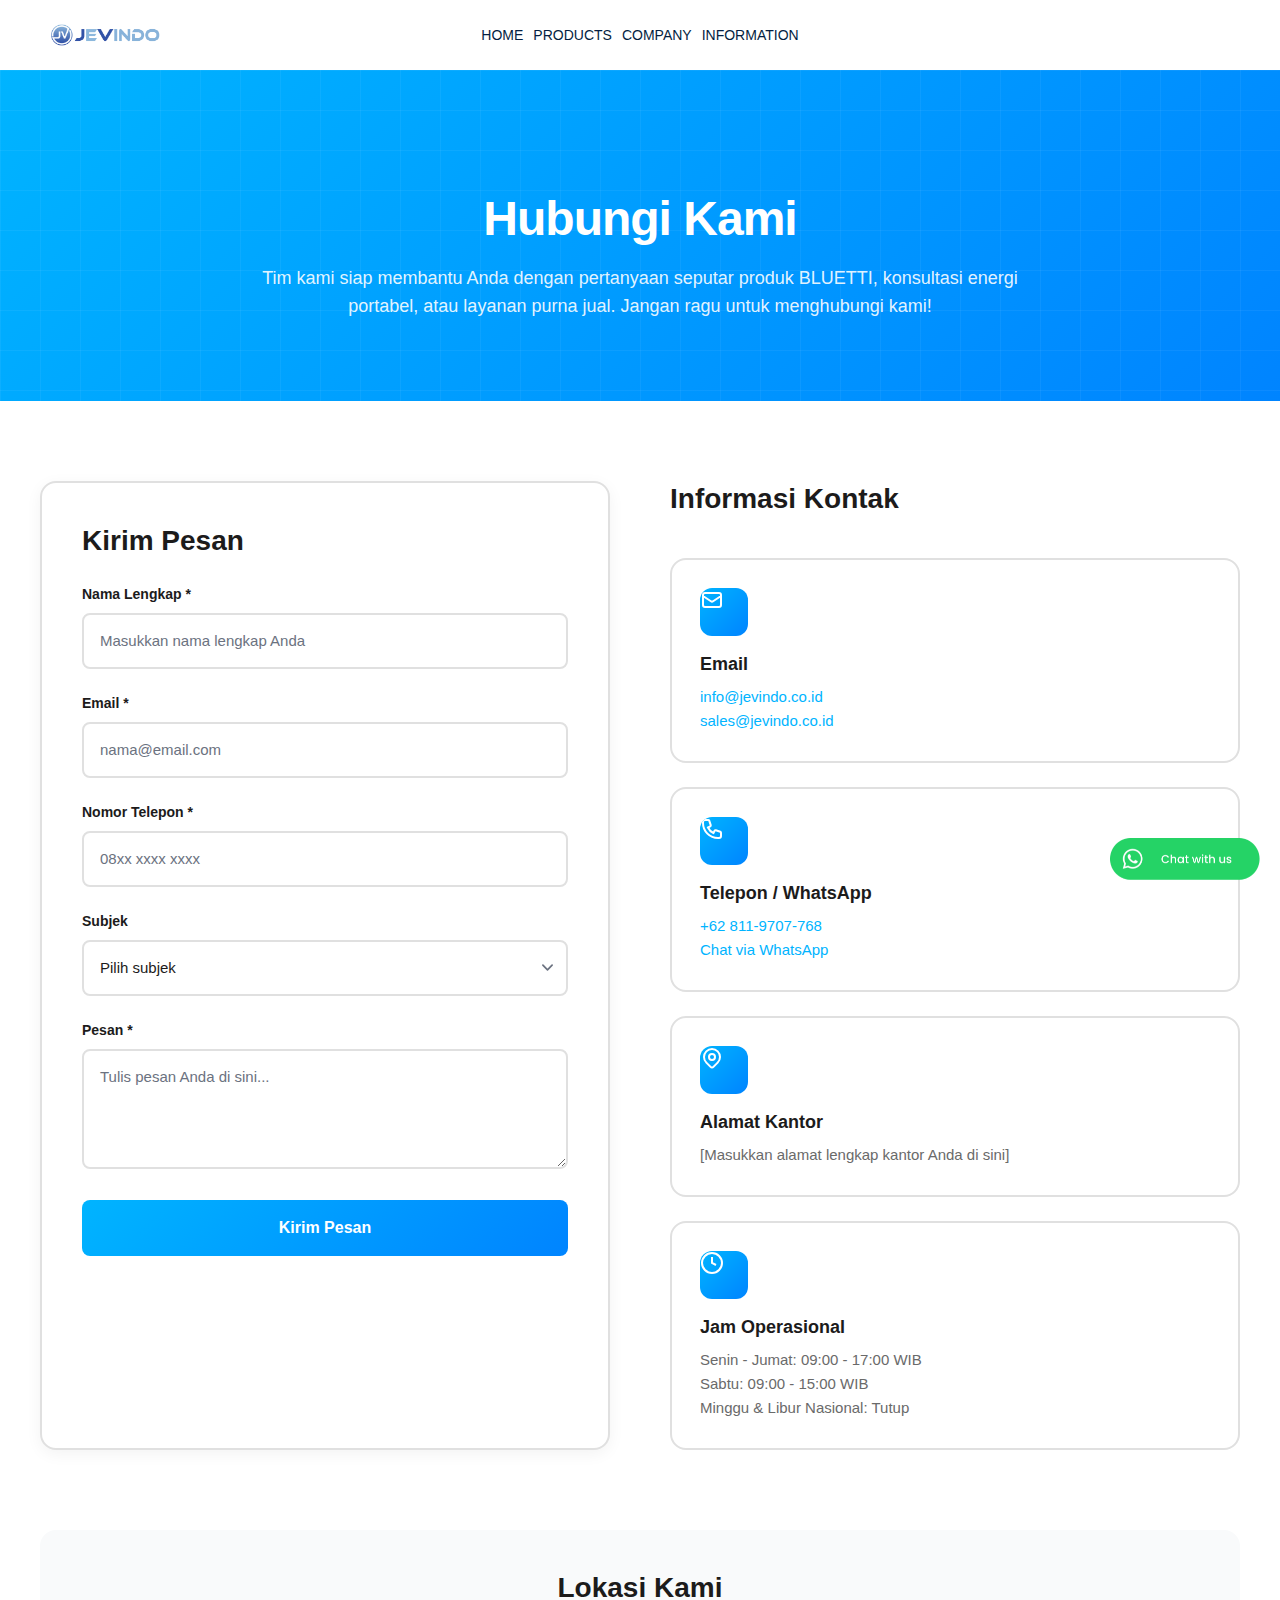
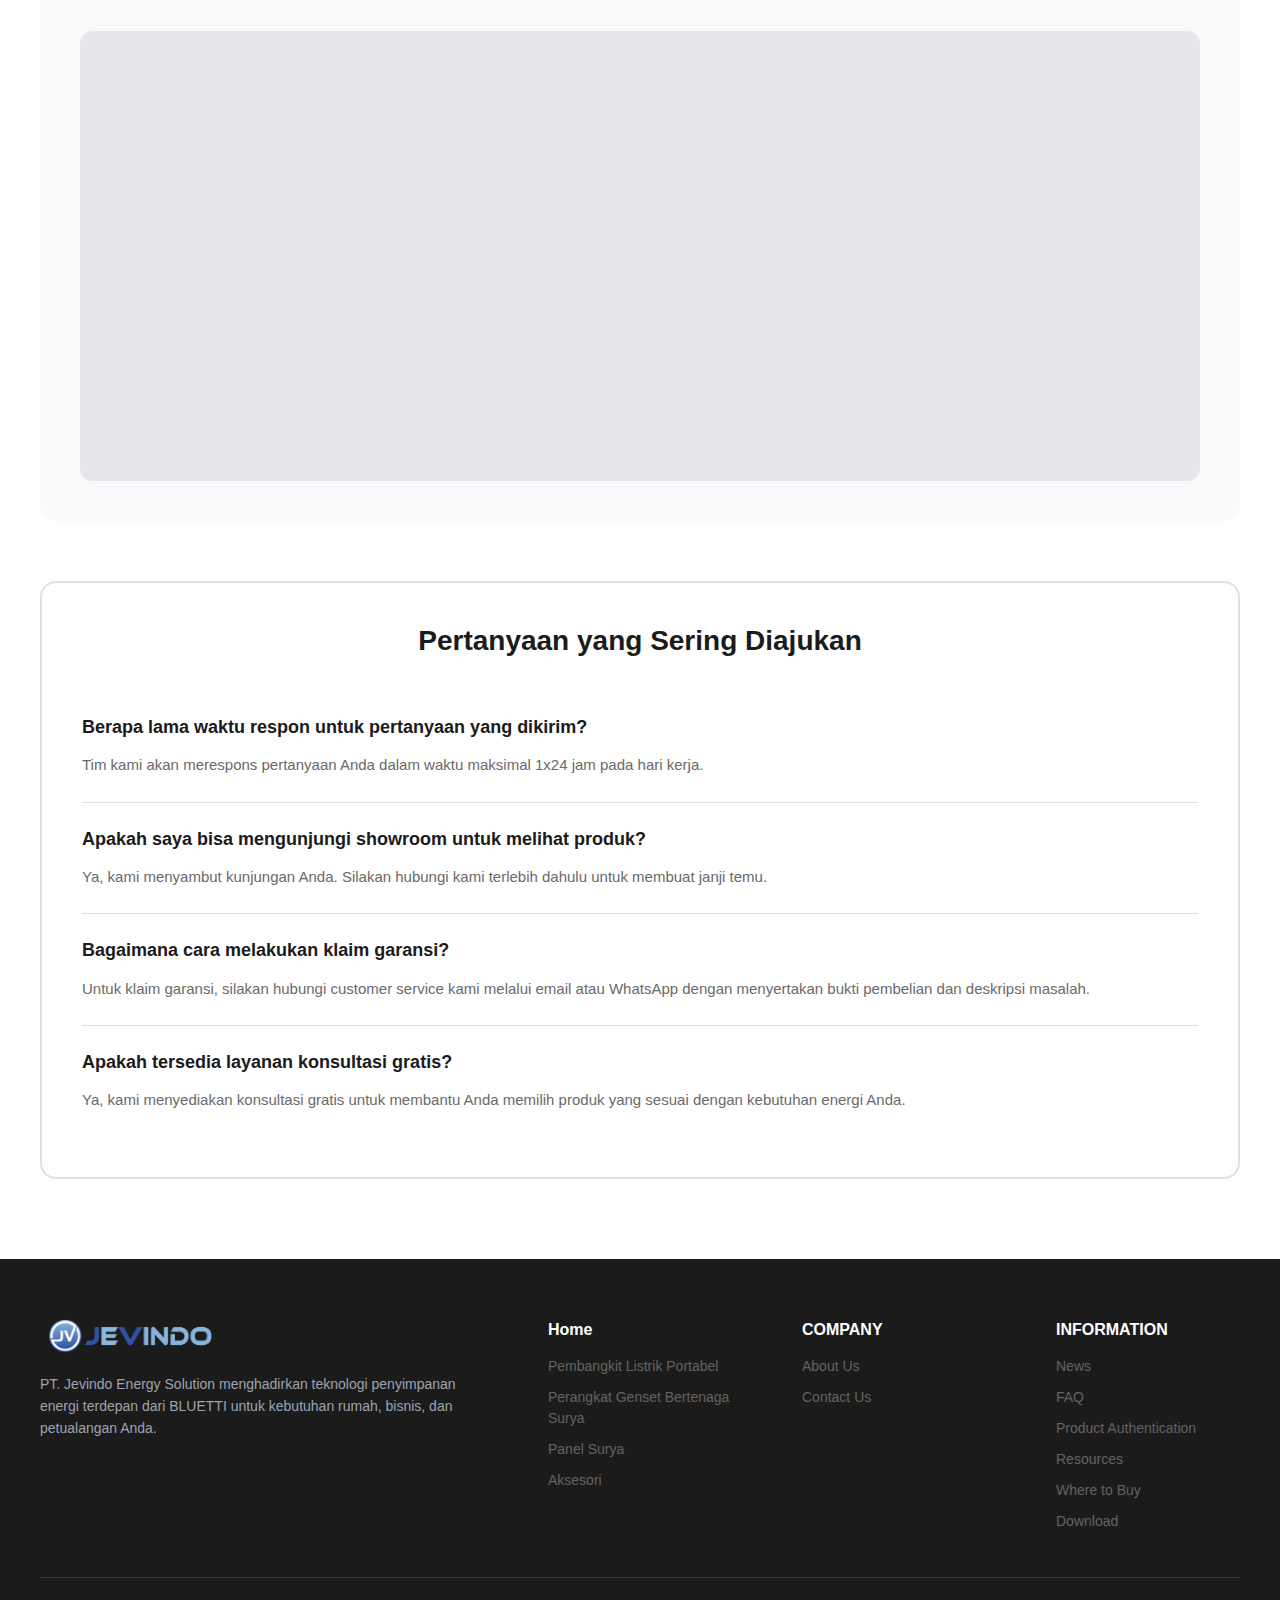
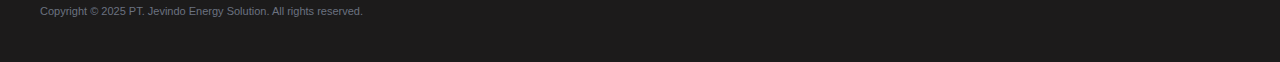
<file: contact-us.html>
<!doctype html>
<html class="no-js" lang="id">
<head>
    <meta charset="utf-8">
    <meta http-equiv="X-UA-Compatible" content="IE=edge,chrome=1">
    <meta name="viewport" content="width=device-width, initial-scale=1.0, height=device-height, minimum-scale=1.0, maximum-scale=1.0">
    <meta name="theme-color" content="">
    
    <title>Contact Us - PT. Jevindo Energy Solution | Distributor Resmi BLUETTI Indonesia</title>
    
    <link rel="canonical" href="https://www.jevindo.co.id/contact-us.html">
    <link rel="icon" href="images/logo-jevindo-icon.png" type="image/png">
    <meta name="description" content="Hubungi PT. Jevindo Energy Solution untuk konsultasi produk BLUETTI, layanan purna jual, atau pertanyaan seputar solusi energi portabel.">
    
    <link href="main.css" rel="stylesheet" type="text/css" media="all" />
    <link href="min.css" rel="stylesheet" type="text/css" media="all" />
    
    <style>
        :root {
            --primary-color: #00b4ff;
            --primary-dark: #0084ff;
            --text-dark: #1c1b1b;
            --text-light: #6a6a6a;
            --border-color: #e0e0e0;
        }

        body {
            font-family: 'Nunito Sans', sans-serif;
            color: var(--text-dark);
            background: #ffffff;
        }

        /* Contact Hero Section */
        .contact-hero {
            background: linear-gradient(135deg, #00b4ff 0%, #0084ff 100%);
            padding: 120px 0 80px;
            position: relative;
            overflow: hidden;
        }

        .contact-hero::before {
            content: '';
            position: absolute;
            top: 0;
            left: 0;
            right: 0;
            bottom: 0;
            background-image: 
                linear-gradient(90deg, rgba(255, 255, 255, 0.05) 1px, transparent 1px),
                linear-gradient(rgba(255, 255, 255, 0.05) 1px, transparent 1px);
            background-size: 40px 40px;
            pointer-events: none;
        }

        .contact-hero-content {
            max-width: 800px;
            margin: 0 auto;
            text-align: center;
            position: relative;
            z-index: 1;
        }

        .contact-hero h1 {
            font-size: 48px;
            font-weight: 700;
            color: white;
            margin-bottom: 16px;
            letter-spacing: -1px;
        }

        .contact-hero p {
            font-size: 18px;
            color: rgba(255, 255, 255, 0.9);
            line-height: 1.6;
        }

        /* Contact Content Section */
        .contact-content {
            padding: 80px 0;
            max-width: 1280px;
            margin: 0 auto;
            padding-left: 40px;
            padding-right: 40px;
        }

        .contact-grid {
            display: grid;
            grid-template-columns: 1fr 1fr;
            gap: 60px;
            margin-bottom: 80px;
        }

        /* Contact Form */
        .contact-form-wrapper {
            background: white;
            border: 2px solid var(--border-color);
            border-radius: 16px;
            padding: 40px;
            box-shadow: 0 4px 16px rgba(0, 0, 0, 0.05);
        }

        .contact-form-wrapper h2 {
            font-size: 28px;
            font-weight: 700;
            color: var(--text-dark);
            margin-bottom: 24px;
        }

        .form-group {
            margin-bottom: 24px;
        }

        .form-group label {
            display: block;
            font-size: 14px;
            font-weight: 600;
            color: var(--text-dark);
            margin-bottom: 8px;
        }

        .form-group input,
        .form-group textarea,
        .form-group select {
            width: 100%;
            padding: 14px 16px;
            border: 2px solid var(--border-color);
            border-radius: 8px;
            font-size: 15px;
            transition: all 0.3s ease;
            font-family: 'Nunito Sans', sans-serif;
        }

        .form-group input:focus,
        .form-group textarea:focus,
        .form-group select:focus {
            outline: none;
            border-color: var(--primary-color);
            box-shadow: 0 0 0 3px rgba(0, 180, 255, 0.1);
        }

        .form-group textarea {
            resize: vertical;
            min-height: 120px;
        }

        .submit-btn {
            width: 100%;
            padding: 16px;
            background: linear-gradient(135deg, #00b4ff 0%, #0084ff 100%);
            color: white;
            border: none;
            border-radius: 8px;
            font-size: 16px;
            font-weight: 600;
            cursor: pointer;
            transition: all 0.3s ease;
        }

        .submit-btn:hover {
            transform: translateY(-2px);
            box-shadow: 0 12px 24px rgba(0, 180, 255, 0.25);
        }

        /* Contact Info */
        .contact-info {
            display: flex;
            flex-direction: column;
            gap: 24px;
        }

        .contact-info h2 {
            font-size: 28px;
            font-weight: 700;
            color: var(--text-dark);
            margin-bottom: 16px;
        }

        .info-card {
            background: white;
            border: 2px solid var(--border-color);
            border-radius: 16px;
            padding: 28px;
            transition: all 0.3s ease;
        }

        .info-card:hover {
            border-color: var(--primary-color);
            box-shadow: 0 8px 24px rgba(0, 180, 255, 0.1);
        }

        .info-card-icon {
            width: 48px;
            height: 48px;
            background: linear-gradient(135deg, #00b4ff 0%, #0084ff 100%);
            border-radius: 12px;
            overflow: hidden;
            justify-content: center;
            margin-bottom: 16px;
        }

        .info-card-icon svg {
            width: 24px;
            height: 24px;
            stroke: white;
        }

        .info-card h3 {
            font-size: 18px;
            font-weight: 700;
            color: var(--text-dark);
            margin-bottom: 8px;
        }

        .info-card p {
            font-size: 15px;
            color: var(--text-light);
            line-height: 1.6;
            margin: 0;
        }

        .info-card a {
            color: var(--primary-color);
            text-decoration: none;
            transition: color 0.3s ease;
        }

        .info-card a:hover {
            color: var(--primary-dark);
        }

        /* Map Section */
        .map-section {
            background: #f9fafb;
            border-radius: 16px;
            padding: 40px;
            margin-bottom: 60px;
        }

        .map-section h2 {
            font-size: 28px;
            font-weight: 700;
            color: var(--text-dark);
            margin-bottom: 24px;
            text-align: center;
        }

        .map-placeholder {
    width: 100%;
    height: 450px;
    background: #e5e7eb;
    border-radius: 12px;
    overflow: hidden; /* Tambahkan ini */
    position: relative; /* Tambahkan ini */
}

.map-placeholder iframe {
    position: absolute;
    top: 0;
    left: 0;
    width: 100%;
    height: 100%;
}

        /* FAQ Section */
        .faq-section {
            background: white;
            border: 2px solid var(--border-color);
            border-radius: 16px;
            padding: 40px;
        }

        .faq-section h2 {
            font-size: 28px;
            font-weight: 700;
            color: var(--text-dark);
            margin-bottom: 32px;
            text-align: center;
        }

        .faq-item {
            border-bottom: 1px solid var(--border-color);
            padding: 24px 0;
        }

        .faq-item:last-child {
            border-bottom: none;
        }

        .faq-question {
            font-size: 18px;
            font-weight: 600;
            color: var(--text-dark);
            margin-bottom: 12px;
        }

        .faq-answer {
            font-size: 15px;
            color: var(--text-light);
            line-height: 1.7;
            margin: 0;
        }
        /* Responsive */
        @media (max-width: 1024px) {
            .contact-grid {
                grid-template-columns: 1fr;
                gap: 40px;
            }

            .contact-hero h1 {
                font-size: 36px;
            }
        }

        @media (max-width: 640px) {
            .contact-hero {
                padding: 80px 0 60px;
            }

            .contact-hero h1 {
                font-size: 32px;
            }

            .contact-hero p {
                font-size: 16px;
            }

            .contact-content {
                padding: 60px 20px;
            }

            .contact-form-wrapper,
            .map-section,
            .faq-section {
                padding: 40px 20px;
            }
        }

        /* Tampilkan logo panjang untuk PC, sembunyikan logo mobile */
        .displayd {
            display: block;
        }

        .displaym {
            display: none;
        }

        @media screen and (max-width: 768px) {
            .displayd {
                display: none;
            }
            
            .displaym {
                display: block;
            }
            
            .displaym img {
                width: 55px;
                height: auto;
            }
        }
    </style>
</head>

<body class="template-page">
    
    <!-- HEADER (Navbar tetap sama) -->
    <section id="shopify-section-header-new" class="shopify-section">
        <section class="uk-position-relative tm-header--page" role="banner">
            <div class="tm-header tm-header--page" uk-sticky="sel-target: .uk-navbar-container; cls-active: uk-navbar-sticky">
                <div class="uk-container uk-container-expand tm-navbar-container" uk-navbar>
                    <div class="uk-navbar-left">
                        <h1 class="uk-margin-remove">
                            <a class="uk-navbar-item uk-logo" href="index.html">
                                <img src="images/logo-jevindo-long.png" alt="Jevindo Logo" width="120" height="22">
                            </a>
                        </h1>
                    </div>

                    <nav class="uk-navbar-center uk-visible@l">
                        <ul class="uk-navbar-nav">
                            <li><a class="uk-text-500" href="index.html">Home</a></li>
                            <li><a class="uk-text-500" href="katalog.html">Products</a></li>
                            <li>
                                <a class="uk-text-500" href="#" uk-icon="icon: chevron-down;ratio: 0.8;">Company</a>
                                <div class="uk-navbar-dropdown uk-margin-remove uk-padding-remove" uk-dropdown="animation: uk-animation-slide-top-small; duration: 500;">
                                    <ul class="uk-nav uk-nav-default uk-padding-small">
                                        <li><a class="uk-text-500 tm-c-link" href="about-us.html">About Us</a></li>
                                        <li class="uk-nav-divider"></li>
                                        <li><a class="uk-text-500 tm-c-link" href="contact-us.html">Contact Us</a></li>
                                    </ul>
                                </div>
                            </li>
                            <li>
                                <a class="uk-text-500" href="#" uk-icon="icon: chevron-down;ratio: 0.8;">Information</a>
                                <div class="uk-navbar-dropdown uk-margin-remove uk-padding-remove" uk-dropdown="animation: uk-animation-slide-top-small; duration: 500;">
                                    <ul class="uk-nav uk-nav-default uk-padding-small">
                                        <li><a class="uk-text-500 tm-c-link" href="about-us.html">About Us</a></li>
                                        <li class="uk-nav-divider"></li>
                                        <li><a class="uk-text-500 tm-c-link" href="contact-us.html">Contact Us</a></li>
                                    </ul>
                                </div>
                            </li>
                        </ul>
                    </nav>

                    <div class="uk-navbar-right uk-flex-nowrap">
                        <button class="uk-navbar-toggle uk-hidden@l" uk-toggle="target: #nav-offcanvas;" uk-navbar-toggle-icon></button>
                    </div>
                </div>
            </div>
        </section>
    </section>

    <!-- CONTACT US CONTENT -->
    <main id="main" role="main">
        
        <!-- Hero Section -->
        <section class="contact-hero">
            <div class="contact-hero-content">
                <h1>Hubungi Kami</h1>
                <p>Tim kami siap membantu Anda dengan pertanyaan seputar produk BLUETTI, konsultasi energi portabel, atau layanan purna jual. Jangan ragu untuk menghubungi kami!</p>
            </div>
        </section>

        <!-- Contact Content -->
        <section class="contact-content">
            
            <!-- Contact Form & Info Grid -->
            <div class="contact-grid">
                
                <!-- Contact Form -->
                <div class="contact-form-wrapper">
                    <h2>Kirim Pesan</h2>
                    <form id="contact-form">
                        <div class="form-group">
                            <label for="name">Nama Lengkap *</label>
                            <input type="text" id="name" name="name" required placeholder="Masukkan nama lengkap Anda">
                        </div>
                        
                        <div class="form-group">
                            <label for="email">Email *</label>
                            <input type="email" id="email" name="email" required placeholder="nama@email.com">
                        </div>
                        
                        <div class="form-group">
                            <label for="phone">Nomor Telepon *</label>
                            <input type="tel" id="phone" name="phone" required placeholder="08xx xxxx xxxx">
                        </div>
                        
                        <div class="form-group">
                            <label for="subject">Subjek</label>
                            <select id="subject" name="subject">
                                <option value="">Pilih subjek</option>
                                <option value="product">Pertanyaan Produk</option>
                                <option value="support">Layanan Purna Jual</option>
                                <option value="partnership">Kerjasama & Partnership</option>
                                <option value="other">Lainnya</option>
                            </select>
                        </div>
                        
                        <div class="form-group">
                            <label for="message">Pesan *</label>
                            <textarea id="message" name="message" required placeholder="Tulis pesan Anda di sini..."></textarea>
                        </div>
                        
                        <button type="submit" class="submit-btn">Kirim Pesan</button>
                    </form>
                </div>

                <!-- Contact Info -->
                <div class="contact-info">
                    <h2>Informasi Kontak</h2>
                    
                    <div class="info-card">
                        <div class="info-card-icon">
                            <svg viewBox="0 0 24 24" fill="none" stroke="currentColor" stroke-width="2">
                                <path d="M3 8l7.89 5.26a2 2 0 002.22 0L21 8M5 19h14a2 2 0 002-2V7a2 2 0 00-2-2H5a2 2 0 00-2 2v10a2 2 0 002 2z"/>
                            </svg>
                        </div>
                        <h3>Email</h3>
                        <p><a href="mailto:info@jevindo.co.id">info@jevindo.co.id</a></p>
                        <p><a href="mailto:sales@jevindo.co.id">sales@jevindo.co.id</a></p>
                    </div>

                    <div class="info-card">
                        <div class="info-card-icon">
                            <svg viewBox="0 0 24 24" fill="none" stroke="currentColor" stroke-width="2">
                                <path d="M3 5a2 2 0 012-2h3.28a1 1 0 01.948.684l1.498 4.493a1 1 0 01-.502 1.21l-2.257 1.13a11.042 11.042 0 005.516 5.516l1.13-2.257a1 1 0 011.21-.502l4.493 1.498a1 1 0 01.684.949V19a2 2 0 01-2 2h-1C9.716 21 3 14.284 3 6V5z"/>
                            </svg>
                        </div>
                        <h3>Telepon / WhatsApp</h3>
                        <p><a href="tel:+628119707768">+62 811-9707-768</a></p>
                        <p><a href="https://wa.me/628119707768" target="_blank">Chat via WhatsApp</a></p>
                    </div>

                    <div class="info-card">
                        <div class="info-card-icon">
                            <svg viewBox="0 0 24 24" fill="none" stroke="currentColor" stroke-width="2">
                                <path d="M17.657 16.657L13.414 20.9a1.998 1.998 0 01-2.827 0l-4.244-4.243a8 8 0 1111.314 0z"/>
                                <path d="M15 11a3 3 0 11-6 0 3 3 0 016 0z"/>
                            </svg>
                        </div>
                        <h3>Alamat Kantor</h3>
                        <p>[Masukkan alamat lengkap kantor Anda di sini]</p>
                    </div>

                    <div class="info-card">
                        <div class="info-card-icon">
                            <svg viewBox="0 0 24 24" fill="none" stroke="currentColor" stroke-width="2">
                                <circle cx="12" cy="12" r="10"/>
                                <path d="M12 6v6l4 2"/>
                            </svg>
                        </div>
                        <h3>Jam Operasional</h3>
                        <p>Senin - Jumat: 09:00 - 17:00 WIB</p>
                        <p>Sabtu: 09:00 - 15:00 WIB</p>
                        <p>Minggu & Libur Nasional: Tutup</p>
                    </div>
                </div>
            </div>

           <!-- Map Section -->
<div class="map-section">
    <h2>Lokasi Kami</h2>
    <div class="map-placeholder">
        <iframe 
            src="https://www.google.com/maps/embed?pb=!1m18!1m12!1m3!1d3967.2059338094678!2d106.7400309!3d-6.1029469999999995!2m3!1f0!2f0!3f0!3m2!1i1024!2i768!4f13.1!3m3!1m2!1s0x2e6a1d0052944c8f%3A0xdb53ee02f86daf97!2sPT%20Jevindo%20Energy%20Solution!5e0!3m2!1sen!2sid!4v1764181018412!5m2!1sen!2sid" 
            width="100%" 
            height="100%" 
            style="border:0; border-radius: 12px;" 
            allowfullscreen="" 
            loading="lazy" 
            referrerpolicy="no-referrer-when-downgrade">
        </iframe>
    </div>
</div>

            <!-- FAQ Section -->
            <div class="faq-section">
                <h2>Pertanyaan yang Sering Diajukan</h2>
                
                <div class="faq-item">
                    <h3 class="faq-question">Berapa lama waktu respon untuk pertanyaan yang dikirim?</h3>
                    <p class="faq-answer">Tim kami akan merespons pertanyaan Anda dalam waktu maksimal 1x24 jam pada hari kerja.</p>
                </div>

                <div class="faq-item">
                    <h3 class="faq-question">Apakah saya bisa mengunjungi showroom untuk melihat produk?</h3>
                    <p class="faq-answer">Ya, kami menyambut kunjungan Anda. Silakan hubungi kami terlebih dahulu untuk membuat janji temu.</p>
                </div>

                <div class="faq-item">
                    <h3 class="faq-question">Bagaimana cara melakukan klaim garansi?</h3>
                    <p class="faq-answer">Untuk klaim garansi, silakan hubungi customer service kami melalui email atau WhatsApp dengan menyertakan bukti pembelian dan deskripsi masalah.</p>
                </div>

                <div class="faq-item">
                    <h3 class="faq-question">Apakah tersedia layanan konsultasi gratis?</h3>
                    <p class="faq-answer">Ya, kami menyediakan konsultasi gratis untuk membantu Anda memilih produk yang sesuai dengan kebutuhan energi Anda.</p>
                </div>
            </div>

        </section>

    </main>

    <!-- FOOTER (Footer tetap sama) -->
    <section id="shopify-section-footer-new" class="shopify-section">
        <div class="uk-section uk-position-relative uk-position-z-index tm-footer tm-footer-1">
            <div class="uk-container uk-container-large">
                <div class="uk-section uk-padding-remove-top uk-padding-remove-bottom">
                    <div class="uk-grid uk-grid-large" uk-grid>
                        
                        <div class="uk-width-1-1 uk-width-2-5@m">
                            <img src="images/logo-jevindo-long.png" alt="PT. Jevindo Energy Solution" style="max-width: 180px; margin-bottom: 20px;">
                            <p class="uk-text-small" style="color: #9ca3af; line-height: 1.6;">
                                PT. Jevindo Energy Solution menghadirkan teknologi penyimpanan energi terdepan dari BLUETTI untuk kebutuhan rumah, bisnis, dan petualangan Anda.
                            </p>
                        </div>
                        
                        <div class="uk-width-1-2 uk-width-1-5@m">
                            <h5 class="uk-margin-small-bottom uk-text-600" style="color: #fff;">Home</h5>
                            <ul class="uk-nav uk-text-small uk-text-500">
                                <li><a class="uk-text-muted uk-display-inline-block" href="katalog.html" style="color: #9ca3af;">Pembangkit Listrik Portabel</a></li>
                                <li><a class="uk-text-muted uk-display-inline-block" href="katalog.html" style="color: #9ca3af;">Perangkat Genset Bertenaga Surya</a></li>
                                <li><a class="uk-text-muted uk-display-inline-block" href="katalog.html" style="color: #9ca3af;">Panel Surya</a></li>
                                <li><a class="uk-text-muted uk-display-inline-block" href="katalog.html" style="color: #9ca3af;">Aksesori</a></li>
                            </ul>
                        </div>
                        
                        <div class="uk-width-1-2 uk-width-1-5@m">
                            <h5 class="uk-margin-small-bottom uk-text-600" style="color: #fff;">COMPANY</h5>
                            <ul class="uk-nav uk-text-small uk-text-500">
                                <li><a class="uk-text-muted uk-display-inline-block" href="about-us.html" style="color: #9ca3af;">About Us</a></li>
                                <li><a class="uk-text-muted uk-display-inline-block" href="contact-us.html" style="color: #9ca3af;">Contact Us</a></li>
                            </ul>
                        </div>
                        
                        <div class="uk-width-1-1 uk-width-1-5@m">
                            <h5 class="uk-margin-small-bottom uk-text-600" style="color: #fff;">INFORMATION</h5>
                            <ul class="uk-nav uk-text-small uk-text-500">
                                <li><a class="uk-text-muted uk-display-inline-block" href="#" style="color: #9ca3af;">News</a></li>
                                <li><a class="uk-text-muted uk-display-inline-block" href="#" style="color: #9ca3af;">FAQ</a></li>
                                <li><a class="uk-text-muted uk-display-inline-block" href="#" style="color: #9ca3af;">Product Authentication</a></li>
                                <li><a class="uk-text-muted uk-display-inline-block" href="#" style="color: #9ca3af;">Resources</a></li>
                                <li><a class="uk-text-muted uk-display-inline-block" href="#" style="color: #9ca3af;">Where to Buy</a></li>
                                <li><a class="uk-text-muted uk-display-inline-block" href="#" style="color: #9ca3af;">Download</a></li>
                            </ul>
                        </div>
                        
                    </div>
                </div>
                
                <hr style="border-color: rgba(98,98,98,0.4); margin: 40px 0 20px;">
                
                <div class="uk-grid uk-grid-small uk-flex-middle uk-flex-center uk-flex-between@l" uk-grid>
                    <div class="uk-width-1 uk-flex-last uk-flex-first@m uk-width-auto@m">
                        <span class="uk-text-xsmall uk-text-500" style="color: #6b7280;">Copyright © 2025 PT. Jevindo Energy Solution. All rights reserved.</span>
                    </div>
                </div>
            </div>
        </div>
    </section>

    <!-- WhatsApp Float -->
    <div class="wa_float_icon">
        <div class="displayd"><a href="https://wa.me/628119707768" target="_blank"><img src="images/wa_float_long.png" /></a></div>
        <div class="displaym"><a href="https://wa.me/628119707768" target="_blank"><img src="images/wa_float.png" /></a></div>
    </div>

    <style>
        .wa_float_icon {
            position: fixed;
            z-index: 1000;
            right: 20px;
            bottom: 20px;
            cursor: pointer;
        }
        .wa_float_icon img {
            max-width: 150px;
        }
        .tm-footer-1 {
            background: #1c1b1b;
            padding: 60px 0 40px;
        }
    </style>

    <script>
        // Form submission handler - Kirim ke WhatsApp
        document.getElementById('contact-form').addEventListener('submit', function(e) {
            e.preventDefault();
            
            // Ambil data dari form
            const name = document.getElementById('name').value;
            const email = document.getElementById('email').value;
            const phone = document.getElementById('phone').value;
            const subject = document.getElementById('subject').value;
            const message = document.getElementById('message').value;
            
            // Format subject untuk WhatsApp
            let subjectText = '';
            switch(subject) {
                case 'product':
                    subjectText = 'Pertanyaan Produk';
                    break;
                case 'support':
                    subjectText = 'Layanan Purna Jual';
                    break;
                case 'partnership':
                    subjectText = 'Kerjasama & Partnership';
                    break;
                case 'other':
                    subjectText = 'Lainnya';
                    break;
                default:
                    subjectText = 'Pertanyaan Umum';
            }
            
            // Buat pesan WhatsApp
            const waMessage = `*Pesan Dari Website Jevindo*%0A%0A` +
                            `*Nama:* ${name}%0A` +
                            `*Email:* ${email}%0A` +
                            `*Telepon:* ${phone}%0A` +
                            `*Subjek:* ${subjectText}%0A%0A` +
                            `*Pesan:*%0A${message}`;
            
            // Nomor WhatsApp tujuan
            const whatsappNumber = '628119707768';
            
            // Redirect ke WhatsApp
            window.open(`https://wa.me/${whatsappNumber}?text=${waMessage}`, '_blank');
            
            // Reset form setelah dikirim
            this.reset();
        });

        // FAQ Accordion functionality
        document.querySelectorAll('.faq-question').forEach(question => {
            question.addEventListener('click', function() {
                const faqItem = this.parentElement;
                const wasActive = faqItem.classList.contains('active');
                
                // Tutup semua FAQ items
                document.querySelectorAll('.faq-item').forEach(item => {
                    item.classList.remove('active');
                });
                
                // Buka yang diklik (jika sebelumnya tertutup)
                if (!wasActive) {
                    faqItem.classList.add('active');
                }
            });
        });
    </script>

</body>
</html>
</file>
<file: main.css>
@charset "UTF-8";html{font-family:var(--heading-font-family);font-size:16px;font-weight:var(--text-font-weight);line-height:1.5;-webkit-text-size-adjust:100%;background:#fff;color:#636363}body{margin:0}a:active,a:hover{outline:none}a,.uk-link{color:#232323;text-decoration:none;cursor:pointer}a:hover,.uk-link:hover,.uk-link-toggle:hover .uk-link,.uk-link-toggle:focus .uk-link{color:#222;text-decoration:underline}abbr[title]{text-decoration:underline dotted;-webkit-text-decoration-style:dotted}b,strong{font-weight:bolder}:not(pre)>code,:not(pre)>kbd,:not(pre)>samp{font-family:Consolas,monaco,monospace;font-size:.875rem;color:#f0506e;white-space:nowrap;padding:2px 6px;background:#f5f5f8}em{color:#f0506e}ins{background:#ffd;color:#636363;text-decoration:none}mark{background:#ffd;color:#636363}q{font-style:italic}small{font-size:80%}sub,sup{font-size:75%;line-height:0;position:relative;vertical-align:baseline}sup{top:-.5em}sub{bottom:-.25em}audio,canvas,iframe,img,svg,video{vertical-align:middle}canvas,img,video{max-width:100%;height:auto;box-sizing:border-box}@supports (display: block){svg{max-width:100%;height:auto;box-sizing:border-box}}svg:not(:root){overflow:hidden}img:not([src]){min-width:1px;visibility:hidden}iframe{border:0}p,ul,ol,dl,pre,address,fieldset,figure{margin:0 0 20px}*+p,*+ul,*+ol,*+dl,*+pre,*+address,*+fieldset,*+figure{margin-top:20px}h1,.uk-h1,h2,.uk-h2,h3,.uk-h3,.shopify-challenge__message,h4,.uk-h4,h5,.uk-h5,h6,.uk-h6,.uk-heading-small,.uk-heading-medium,.uk-heading-large,.uk-heading-xlarge,.uk-heading-2xlarge{margin:0 0 20px;font-family:var(--heading-font-family);font-weight:var(--heading-font-weight);color:#333;text-transform:none}*+h1,*+.uk-h1,*+h2,*+.uk-h2,*+h3,*+.uk-h3,*+.shopify-challenge__message,*+h4,*+.uk-h4,*+h5,*+.uk-h5,*+h6,*+.uk-h6,*+.uk-heading-small,*+.uk-heading-medium,*+.uk-heading-large,*+.uk-heading-xlarge,*+.uk-heading-2xlarge{margin-top:40px}h1,.uk-h1{font-size:2.23125rem;line-height:1.2}h2,.uk-h2{font-size:1.7rem;line-height:1.3}h3,.uk-h3,.shopify-challenge__message{font-size:1.5rem;line-height:1.4}h4,.uk-h4{font-size:1.25rem;line-height:1.4}h5,.uk-h5{font-size:16px;line-height:1.4}h6,.uk-h6{font-size:.875rem;line-height:1.4}@media (min-width: 960px){h1,.uk-h1{font-size:2.625rem}h2,.uk-h2{font-size:2rem}}ul,ol{padding-left:30px}ul>li>ul,ul>li>ol,ol>li>ol,ol>li>ul{margin:0}dt{font-weight:700}dd{margin-left:0}hr,.uk-hr{overflow:visible;text-align:inherit;margin:0 0 20px;border:0;border-top:1px solid #e5e5e5}*+hr,*+.uk-hr{margin-top:20px}address{font-style:normal}blockquote{margin:0 0 20px;font-size:1.25rem;line-height:1.5;font-style:italic;color:#333}*+blockquote{margin-top:20px}blockquote p:last-of-type{margin-bottom:0}blockquote footer{margin-top:10px;font-size:.875rem;line-height:1.5;color:#636363}blockquote footer:before{content:"\2014  "}pre{font:.875rem/1.5 Consolas,monaco,monospace;color:#636363;-moz-tab-size:4;tab-size:4;overflow:auto;padding:10px;border:1px solid #e5e5e5;border-radius:3px;background:#fff}pre code{font-family:Consolas,monaco,monospace}::selection{background:#39f;color:#fff;text-shadow:none}details,main{display:block}summary{display:list-item}template{display:none}.uk-breakpoint-s:before{content:"640px"}.uk-breakpoint-m:before{content:"960px"}.uk-breakpoint-l:before{content:"1200px"}.uk-breakpoint-xl:before{content:"1600px"}:root{--uk-breakpoint-s: 640px;--uk-breakpoint-m: 960px;--uk-breakpoint-l: 1200px;--uk-breakpoint-xl: 1600px}a.uk-link-muted,.uk-link-muted a{color:#636363}a.uk-link-muted:hover,.uk-link-muted a:hover,.uk-link-toggle:hover .uk-link-muted,.uk-link-toggle:focus .uk-link-muted{color:#636363}a.uk-link-text,.uk-link-text a{color:inherit}a.uk-link-text:hover,.uk-link-text a:hover,.uk-link-toggle:hover .uk-link-text,.uk-link-toggle:focus .uk-link-text{color:#636363}a.uk-link-heading,.uk-link-heading a{color:inherit}a.uk-link-heading:hover,.uk-link-heading a:hover,.uk-link-toggle:hover .uk-link-heading,.uk-link-toggle:focus .uk-link-heading{color:#00a7e1;text-decoration:none}a.uk-link-reset,.uk-link-reset a,.uk-link-toggle{color:inherit!important;text-decoration:none!important}.uk-link-toggle:focus{outline:none}.uk-heading-small{font-size:2.6rem;line-height:1.2}.uk-heading-medium{font-size:2.8875rem;line-height:1.1}.uk-heading-large{font-size:3.4rem;line-height:1.1}.uk-heading-xlarge{font-size:4rem;line-height:1}.uk-heading-2xlarge{font-size:6rem;line-height:1}@media (min-width: 960px){.uk-heading-small{font-size:3.25rem}.uk-heading-medium{font-size:3.5rem}.uk-heading-large{font-size:4rem}.uk-heading-xlarge{font-size:6rem}.uk-heading-2xlarge{font-size:8rem}}@media (min-width: 1200px){.uk-heading-medium{font-size:4rem}.uk-heading-large{font-size:6rem}.uk-heading-xlarge{font-size:8rem}.uk-heading-2xlarge{font-size:11rem}}.uk-heading-divider{padding-bottom:calc(5px + .1em);border-bottom:calc(.2px + .05em) solid #e5e5e5}.uk-heading-bullet{position:relative}.uk-heading-bullet:before{content:"";display:inline-block;position:relative;top:-.1em;vertical-align:middle;height:calc(4px + .7em);margin-right:calc(5px + .2em);border-left:calc(5px + .1em) solid #e5e5e5}.uk-heading-line{overflow:hidden}.uk-heading-line>*{display:inline-block;position:relative}.uk-heading-line>:before,.uk-heading-line>:after{content:"";position:absolute;top:calc(50% - ((.2px + .05em)/2));width:2000px;border-bottom:calc(.2px + .05em) solid #e5e5e5}.uk-heading-line>:before{right:100%;margin-right:calc(5px + .3em)}.uk-heading-line>:after{left:100%;margin-left:calc(5px + .3em)}[class*=uk-divider]{border:none;margin-bottom:20px}*+[class*=uk-divider]{margin-top:20px}.uk-divider-icon{position:relative;height:20px;background-image:url(data:image/svg+xml;charset=UTF-8,%3Csvg%20width%3D%2220%22%20height%3D%2220%22%20viewBox%3D%220%200%2020%2020%22%20xmlns%3D%22http%3A%2F%2Fwww.w3.org%2F2000%2Fsvg%22%3E%0A%20%20%20%20%3Ccircle%20fill%3D%22none%22%20stroke%3D%22%23e5e5e5%22%20stroke-width%3D%222%22%20cx%3D%2210%22%20cy%3D%2210%22%20r%3D%227%22%20%2F%3E%0A%3C%2Fsvg%3E%0A);background-repeat:no-repeat;background-position:50% 50%}.uk-divider-icon:before,.uk-divider-icon:after{content:"";position:absolute;top:50%;max-width:calc(50% - 25px);border-bottom:1px solid #e5e5e5}.uk-divider-icon:before{right:calc(50% + 25px);width:100%}.uk-divider-icon:after{left:calc(50% + 25px);width:100%}.uk-divider-small{line-height:0}.uk-divider-small:after{content:"";display:inline-block;width:100px;max-width:100%;border-top:1px solid #e5e5e5;vertical-align:top}.uk-divider-vertical{width:1px;height:100px;margin-left:auto;margin-right:auto;border-left:1px solid #e5e5e5}.uk-list,.errors ul{padding:0;list-style:none}.uk-list>*>:last-child,.errors ul>*>:last-child{margin-bottom:0}.uk-list>:nth-child(n+2),.errors ul>:nth-child(n+2),.uk-list>*>ul,.errors ul>*>ul{margin-top:10px}.uk-list-disc>*,.errors ul>*,.uk-list-circle>*,.uk-list-square>*,.uk-list-decimal>*,.uk-list-hyphen>*{padding-left:30px}.uk-list-decimal{counter-reset:decimal}.uk-list-decimal>*{counter-increment:decimal}[class*=uk-list]>:before{content:"";position:relative;left:-30px;width:30px;height:1.5em;margin-bottom:-1.5em;display:list-item;list-style-position:inside;text-align:right}.uk-list-disc>:before,.errors ul>:before{list-style-type:disc}.uk-list-circle>:before{list-style-type:circle}.uk-list-square>:before{list-style-type:square}.uk-list-decimal>:before{content:counter(decimal,decimal) "\200a.\a0"}.uk-list-hyphen>:before{content:"\2013\a0\a0"}.uk-list-muted>:before{color:#636363!important}.uk-list-emphasis>:before{color:#333!important}.uk-list-primary>:before{color:#00a7e1!important}.uk-list-secondary>:before{color:#333!important}.uk-list-bullet>*{padding-left:30px}.uk-list-bullet>:before{content:"";position:relative;left:-30px;width:30px;height:1.5em;margin-bottom:-1.5em;background-image:url(data:image/svg+xml;charset=UTF-8,%3Csvg%20width%3D%226%22%20height%3D%226%22%20viewBox%3D%220%200%206%206%22%20xmlns%3D%22http%3A%2F%2Fwww.w3.org%2F2000%2Fsvg%22%3E%0A%20%20%20%20%3Ccircle%20fill%3D%22%23636363%22%20cx%3D%223%22%20cy%3D%223%22%20r%3D%223%22%20%2F%3E%0A%3C%2Fsvg%3E);background-repeat:no-repeat;background-position:50% 50%}.uk-list-divider>:nth-child(n+2){margin-top:10px;padding-top:10px;border-top:1px solid #e5e5e5}.uk-list-striped>*{padding:10px}.uk-list-striped>*:nth-of-type(odd){border-top:1px solid #e5e5e5;border-bottom:1px solid #e5e5e5}.uk-list-striped>:nth-of-type(odd){background:#f5f5f8}.uk-list-striped>:nth-child(n+2){margin-top:0}.uk-list-large>:nth-child(n+2),.uk-list-large>*>ul{margin-top:20px}.uk-list-collapse>:nth-child(n+2),.uk-list-collapse>*>ul{margin-top:0}.uk-list-large.uk-list-divider>:nth-child(n+2){margin-top:20px;padding-top:20px}.uk-list-collapse.uk-list-divider>:nth-child(n+2){margin-top:0;padding-top:0}.uk-container-large{max-width:1440px!important}.uk-list-large.uk-list-striped>*{padding:20px 10px}.uk-list-collapse.uk-list-striped>*{padding-top:0;padding-bottom:0}.uk-list-large.uk-list-striped>:nth-child(n+2),.uk-list-collapse.uk-list-striped>:nth-child(n+2){margin-top:0}.uk-description-list>dt{color:#333;font-size:.875rem;font-weight:400;text-transform:uppercase}.uk-description-list>dt:nth-child(n+2){margin-top:20px}.uk-description-list-divider>dt:nth-child(n+2){margin-top:20px;padding-top:20px;border-top:1px solid #e5e5e5}.uk-table{border-collapse:collapse;border-spacing:0;width:100%;margin-bottom:20px}*+.uk-table{margin-top:20px}.uk-table th{padding:16px 12px;text-align:left;vertical-align:bottom;font-size:.875rem;font-weight:400;color:#636363;text-transform:uppercase}.uk-table td{padding:16px 12px;vertical-align:top}.uk-table td>:last-child{margin-bottom:0}.uk-table tfoot{font-size:.875rem}.uk-table caption{font-size:.875rem;text-align:left;color:#636363}.uk-table-middle,.uk-table-middle td{vertical-align:middle!important}.uk-table-divider>tr:not(:first-child),.uk-table-divider>:not(:first-child)>tr,.uk-table-divider>:first-child>tr:not(:first-child){border-top:1px solid #e5e5e5}.uk-table-striped>tr:nth-of-type(odd),.uk-table-striped tbody tr:nth-of-type(odd){background:#f5f5f8;border-top:1px solid #e5e5e5;border-bottom:1px solid #e5e5e5}.uk-table-hover>tr:hover,.uk-table-hover tbody tr:hover{background:#ffd}.uk-table>tr.uk-active,.uk-table tbody tr.uk-active{background:#ffd}.uk-table-small th,.uk-table-small td{padding:10px 12px}.uk-table-large th,.uk-table-large td{padding:22px 12px}.uk-table-justify th:first-child,.uk-table-justify td:first-child{padding-left:0}.uk-table-justify th:last-child,.uk-table-justify td:last-child{padding-right:0}.uk-table-shrink{width:1px}.uk-table-expand{min-width:150px}.uk-table-link{padding:0!important}.uk-table-link>a{display:block;padding:16px 12px}.uk-table-small .uk-table-link>a{padding:10px 12px}@media (max-width: 959px){.uk-table-responsive,.uk-table-responsive tbody,.uk-table-responsive th,.uk-table-responsive td,.uk-table-responsive tr{display:block}.uk-table-responsive thead{display:none}.uk-table-responsive th,.uk-table-responsive td{width:auto!important;max-width:none!important;min-width:0!important;overflow:visible!important;white-space:normal!important}.uk-table-responsive th:not(:first-child):not(.uk-table-link),.uk-table-responsive td:not(:first-child):not(.uk-table-link),.uk-table-responsive .uk-table-link:not(:first-child)>a{padding-top:5px!important}.uk-table-responsive th:not(:last-child):not(.uk-table-link),.uk-table-responsive td:not(:last-child):not(.uk-table-link),.uk-table-responsive .uk-table-link:not(:last-child)>a{padding-bottom:5px!important}.uk-table-justify.uk-table-responsive th,.uk-table-justify.uk-table-responsive td{padding-left:0;padding-right:0}}.uk-table tbody tr{transition:background-color .1s linear}.uk-icon{margin:0;border:none;border-radius:0;overflow:visible;font:inherit;color:inherit;text-transform:none;padding:0;background-color:transparent;display:inline-block;fill:currentcolor;line-height:0}button.uk-icon:not(:disabled){cursor:pointer}.uk-icon::-moz-focus-inner{border:0;padding:0}.uk-icon:not(.uk-preserve) [fill*="#"]:not(.uk-preserve){fill:currentcolor}.uk-icon:not(.uk-preserve) [stroke*="#"]:not(.uk-preserve){stroke:currentcolor}.uk-icon>*{transform:translate(0)}.uk-icon-image{width:20px;height:20px;background-position:50% 50%;background-repeat:no-repeat;background-size:contain;vertical-align:middle}.uk-icon-link{color:#636363}.uk-icon-link:hover,.uk-icon-link:focus{color:#636363;outline:none}.uk-icon-link:active,.uk-active>.uk-icon-link{color:#565656}.uk-icon-button{box-sizing:border-box;width:36px;height:36px;border-radius:500px;background:#f5f5f8;color:#636363;vertical-align:middle;display:inline-flex;justify-content:center;align-items:center;transition:.1s ease-in-out;transition-property:color,background-color}.uk-icon-button:hover,.uk-icon-button:focus{background-color:#e6e6ee;color:#636363;outline:none}.uk-icon-button:active,.uk-active>.uk-icon-button{background-color:#d7d7e3;color:#636363}.uk-range{box-sizing:border-box;margin:0;vertical-align:middle;max-width:100%;width:100%;-webkit-appearance:none;background:transparent;padding:0}.uk-range:focus{outline:none}.uk-range::-moz-focus-outer{border:none}.uk-range::-ms-track{height:15px;background:transparent;border-color:transparent;color:transparent}.uk-range:not(:disabled)::-webkit-slider-thumb{cursor:pointer}.uk-range:not(:disabled)::-moz-range-thumb{cursor:pointer}.uk-range:not(:disabled)::-ms-thumb{cursor:pointer}.uk-range::-webkit-slider-thumb{-webkit-appearance:none;margin-top:-7px;height:15px;width:15px;border-radius:500px;background:#fff;border:1px solid #cccccc}.uk-range::-moz-range-thumb{border:none;height:15px;width:15px;border-radius:500px;background:#fff;border:1px solid #cccccc}.uk-range::-ms-thumb{margin-top:0}.uk-range::-ms-thumb{border:none;height:15px;width:15px;border-radius:500px;background:#fff;border:1px solid #cccccc}.uk-range::-ms-tooltip{display:none}.uk-range::-webkit-slider-runnable-track{height:3px;background:#e6e6ee;border-radius:500px}.uk-range:focus::-webkit-slider-runnable-track,.uk-range:active::-webkit-slider-runnable-track{background:#d7d7e3}.uk-range::-moz-range-track{height:3px;background:#e6e6ee;border-radius:500px}.uk-range:focus::-moz-range-track{background:#d7d7e3}.uk-range::-ms-fill-lower,.uk-range::-ms-fill-upper{height:3px;background:#e6e6ee;border-radius:500px}.uk-range:focus::-ms-fill-lower,.uk-range:focus::-ms-fill-upper{background:#d7d7e3}.uk-input,.jdgm-form-wrapper input,.uk-select,.uk-textarea,.jdgm-form-wrapper textarea,.uk-radio,.uk-checkbox{box-sizing:border-box;margin:0;border-radius:0;font:inherit}.uk-input,.jdgm-form-wrapper input{overflow:visible}.uk-select{text-transform:none}.uk-select optgroup{font:inherit;font-weight:700}.uk-textarea,.jdgm-form-wrapper textarea{overflow:auto}.uk-input[type=search]::-webkit-search-cancel-button,.jdgm-form-wrapper input[type=search]::-webkit-search-cancel-button,.uk-input[type=search]::-webkit-search-decoration,.jdgm-form-wrapper input[type=search]::-webkit-search-decoration{-webkit-appearance:none}.uk-input[type=number]::-webkit-inner-spin-button,.jdgm-form-wrapper input[type=number]::-webkit-inner-spin-button,.uk-input[type=number]::-webkit-outer-spin-button,.jdgm-form-wrapper input[type=number]::-webkit-outer-spin-button{height:auto}.uk-input::-moz-placeholder,.jdgm-form-wrapper input::-moz-placeholder,.uk-textarea::-moz-placeholder,.jdgm-form-wrapper textarea::-moz-placeholder{opacity:1}.uk-radio:not(:disabled),.uk-checkbox:not(:disabled){cursor:pointer}.uk-fieldset{border:none;margin:0;padding:0}.uk-input,.jdgm-form-wrapper input,.uk-textarea,.jdgm-form-wrapper textarea{-webkit-appearance:none}.uk-input,.jdgm-form-wrapper input,.uk-select,.uk-textarea,.jdgm-form-wrapper textarea{max-width:100%;width:100%;border:0 none;padding:0 10px;background:#fff;color:#636363;border:1px solid #e5e5e5;transition:.2s ease-in-out;transition-property:color,background-color,border}.uk-input,.jdgm-form-wrapper input,.uk-select:not([multiple]):not([size]){height:40px;vertical-align:middle;display:inline-block}.uk-input:not(input),.jdgm-form-wrapper input:not(input),.uk-select:not(select){line-height:38px}.uk-select[multiple],.uk-select[size],.uk-textarea,.jdgm-form-wrapper textarea{padding-top:6px;padding-bottom:6px;vertical-align:top}.uk-select[multiple],.uk-select[size]{resize:vertical}.uk-input:focus,.jdgm-form-wrapper input:focus,.uk-select:focus,.uk-textarea:focus,.jdgm-form-wrapper textarea:focus{outline:none;background-color:#fff;color:#636363;border-color:#00a7e1}.uk-input:disabled,.jdgm-form-wrapper input:disabled,.uk-select:disabled,.uk-textarea:disabled,.jdgm-form-wrapper textarea:disabled{background-color:#f5f5f8;color:#636363;border-color:#e5e5e5}.uk-input::-ms-input-placeholder,.jdgm-form-wrapper input::-ms-input-placeholder{color:#636363!important}.uk-input::placeholder,.jdgm-form-wrapper input::placeholder{color:#636363}.uk-textarea::-ms-input-placeholder,.jdgm-form-wrapper textarea::-ms-input-placeholder{color:#636363!important}.uk-textarea::placeholder,.jdgm-form-wrapper textarea::placeholder{color:#636363}.uk-form-small{font-size:.875rem}.uk-form-small:not(textarea):not([multiple]):not([size]){height:30px;padding-left:8px;padding-right:8px}textarea.uk-form-small,[multiple].uk-form-small,[size].uk-form-small{padding:5px 8px}.uk-form-small:not(select):not(input):not(textarea){line-height:28px}.uk-form-large{font-size:1.25rem}.uk-form-large:not(textarea):not([multiple]):not([size]){height:55px;padding-left:12px;padding-right:12px}textarea.uk-form-large,[multiple].uk-form-large,[size].uk-form-large{padding:7px 12px}.uk-form-large:not(select):not(input):not(textarea){line-height:53px}.uk-form-danger,.uk-form-danger:focus{color:#f0506e;border-color:#f0506e}.uk-form-success,.uk-form-success:focus{color:#32d296;border-color:#32d296}.uk-form-blank{background:none;border-color:transparent}.uk-form-blank:focus{border-color:#e5e5e5;border-style:dashed}input.uk-form-width-xsmall{width:50px}select.uk-form-width-xsmall{width:75px}.uk-form-width-small{width:130px}.uk-form-width-medium{width:200px}.uk-form-width-large{width:500px}.uk-select:not([multiple]):not([size]){-webkit-appearance:none;-moz-appearance:none;padding-right:20px;background-image:url(data:image/svg+xml;charset=UTF-8,%3Csvg%20width%3D%2224%22%20height%3D%2216%22%20viewBox%3D%220%200%2024%2016%22%20xmlns%3D%22http%3A%2F%2Fwww.w3.org%2F2000%2Fsvg%22%3E%0A%20%20%20%20%3Cpolygon%20fill%3D%22%23636363%22%20points%3D%2212%201%209%206%2015%206%22%20%2F%3E%0A%20%20%20%20%3Cpolygon%20fill%3D%22%23636363%22%20points%3D%2212%2013%209%208%2015%208%22%20%2F%3E%0A%3C%2Fsvg%3E%0A);background-repeat:no-repeat;background-position:100% 50%}.uk-select:not([multiple]):not([size])::-ms-expand{display:none}.uk-select:not([multiple]):not([size]) option{color:#444}.uk-select:not([multiple]):not([size]):disabled{background-image:url(data:image/svg+xml;charset=UTF-8,%3Csvg%20width%3D%2224%22%20height%3D%2216%22%20viewBox%3D%220%200%2024%2016%22%20xmlns%3D%22http%3A%2F%2Fwww.w3.org%2F2000%2Fsvg%22%3E%0A%20%20%20%20%3Cpolygon%20fill%3D%22%23636363%22%20points%3D%2212%201%209%206%2015%206%22%20%2F%3E%0A%20%20%20%20%3Cpolygon%20fill%3D%22%23636363%22%20points%3D%2212%2013%209%208%2015%208%22%20%2F%3E%0A%3C%2Fsvg%3E%0A)}.uk-input[list],.jdgm-form-wrapper input[list]{padding-right:20px;background-repeat:no-repeat;background-position:100% 50%}.uk-input[list]:hover,.jdgm-form-wrapper input[list]:hover,.uk-input[list]:focus,.jdgm-form-wrapper input[list]:focus{background-image:url(data:image/svg+xml;charset=UTF-8,%3Csvg%20width%3D%2224%22%20height%3D%2216%22%20viewBox%3D%220%200%2024%2016%22%20xmlns%3D%22http%3A%2F%2Fwww.w3.org%2F2000%2Fsvg%22%3E%0A%20%20%20%20%3Cpolygon%20fill%3D%22%23636363%22%20points%3D%2212%2012%208%206%2016%206%22%20%2F%3E%0A%3C%2Fsvg%3E%0A)}.uk-input[list]::-webkit-calendar-picker-indicator,.jdgm-form-wrapper input[list]::-webkit-calendar-picker-indicator{display:none!important}.uk-radio,.uk-checkbox{display:inline-block;height:16px;width:16px;overflow:hidden;margin-top:-4px;vertical-align:middle;-webkit-appearance:none;-moz-appearance:none;background-color:transparent;background-repeat:no-repeat;background-position:50% 50%;border:1px solid #cccccc;transition:.2s ease-in-out;transition-property:background-color,border}.uk-radio{border-radius:50%}.uk-radio:focus,.uk-checkbox:focus{background-color:#0000;outline:none;border-color:#00a7e1}.uk-radio:checked,.uk-checkbox:checked,.uk-checkbox:indeterminate{background-color:#00a7e1;border-color:transparent}.uk-radio:checked:focus,.uk-checkbox:checked:focus,.uk-checkbox:indeterminate:focus{background-color:#0081ae}.uk-radio:checked{background-image:url(data:image/svg+xml;charset=UTF-8,%3Csvg%20width%3D%2216%22%20height%3D%2216%22%20viewBox%3D%220%200%2016%2016%22%20xmlns%3D%22http%3A%2F%2Fwww.w3.org%2F2000%2Fsvg%22%3E%0A%20%20%20%20%3Ccircle%20fill%3D%22%23fff%22%20cx%3D%228%22%20cy%3D%228%22%20r%3D%222%22%20%2F%3E%0A%3C%2Fsvg%3E)}.uk-checkbox:checked{background-image:url(data:image/svg+xml;charset=UTF-8,%3Csvg%20width%3D%2214%22%20height%3D%2211%22%20viewBox%3D%220%200%2014%2011%22%20xmlns%3D%22http%3A%2F%2Fwww.w3.org%2F2000%2Fsvg%22%3E%0A%20%20%20%20%3Cpolygon%20fill%3D%22%23fff%22%20points%3D%2212%201%205%207.5%202%205%201%205.5%205%2010%2013%201.5%22%20%2F%3E%0A%3C%2Fsvg%3E%0A)}.uk-checkbox:indeterminate{background-image:url(data:image/svg+xml;charset=UTF-8,%3Csvg%20width%3D%2216%22%20height%3D%2216%22%20viewBox%3D%220%200%2016%2016%22%20xmlns%3D%22http%3A%2F%2Fwww.w3.org%2F2000%2Fsvg%22%3E%0A%20%20%20%20%3Crect%20fill%3D%22%23fff%22%20x%3D%223%22%20y%3D%228%22%20width%3D%2210%22%20height%3D%221%22%20%2F%3E%0A%3C%2Fsvg%3E)}.uk-radio:disabled,.uk-checkbox:disabled{background-color:#f5f5f8;border-color:#e5e5e5}.uk-radio:disabled:checked{background-image:url(data:image/svg+xml;charset=UTF-8,%3Csvg%20width%3D%2216%22%20height%3D%2216%22%20viewBox%3D%220%200%2016%2016%22%20xmlns%3D%22http%3A%2F%2Fwww.w3.org%2F2000%2Fsvg%22%3E%0A%20%20%20%20%3Ccircle%20fill%3D%22%23636363%22%20cx%3D%228%22%20cy%3D%228%22%20r%3D%222%22%20%2F%3E%0A%3C%2Fsvg%3E)}.uk-checkbox:disabled:checked{background-image:url(data:image/svg+xml;charset=UTF-8,%3Csvg%20width%3D%2214%22%20height%3D%2211%22%20viewBox%3D%220%200%2014%2011%22%20xmlns%3D%22http%3A%2F%2Fwww.w3.org%2F2000%2Fsvg%22%3E%0A%20%20%20%20%3Cpolygon%20fill%3D%22%23636363%22%20points%3D%2212%201%205%207.5%202%205%201%205.5%205%2010%2013%201.5%22%20%2F%3E%0A%3C%2Fsvg%3E%0A)}.uk-checkbox:disabled:indeterminate{background-image:url(data:image/svg+xml;charset=UTF-8,%3Csvg%20width%3D%2216%22%20height%3D%2216%22%20viewBox%3D%220%200%2016%2016%22%20xmlns%3D%22http%3A%2F%2Fwww.w3.org%2F2000%2Fsvg%22%3E%0A%20%20%20%20%3Crect%20fill%3D%22%23636363%22%20x%3D%223%22%20y%3D%228%22%20width%3D%2210%22%20height%3D%221%22%20%2F%3E%0A%3C%2Fsvg%3E)}.uk-legend{width:100%;color:inherit;padding:0;font-size:1.5rem;line-height:1.4}.uk-form-custom{display:inline-block;position:relative;max-width:100%;vertical-align:middle}.uk-form-custom select,.uk-form-custom input[type=file]{position:absolute;top:0;z-index:1;width:100%;height:100%;left:0;-webkit-appearance:none;opacity:0;cursor:pointer}.uk-form-custom input[type=file]{font-size:500px;overflow:hidden}.uk-form-label{color:#333;font-size:.875rem}.uk-form-stacked .uk-form-label{display:block;margin-bottom:5px}@media (max-width: 959px){.uk-form-horizontal .uk-form-label{display:block;margin-bottom:5px}}@media (min-width: 960px){.uk-form-horizontal .uk-form-label{width:200px;margin-top:7px;float:left}.uk-form-horizontal .uk-form-controls{margin-left:215px}.uk-form-horizontal .uk-form-controls-text{padding-top:7px}}.uk-form-icon{position:absolute;top:0;bottom:0;left:0;width:40px;display:inline-flex;justify-content:center;align-items:center;color:#636363}.uk-form-icon:hover{color:#636363}.uk-form-icon:not(a):not(button):not(input){pointer-events:none}.uk-form-icon:not(.uk-form-icon-flip)~.uk-input,.jdgm-form-wrapper .uk-form-icon:not(.uk-form-icon-flip)~input{padding-left:40px!important}.uk-form-icon-flip{right:0;left:auto}.uk-form-icon-flip~.uk-input,.jdgm-form-wrapper .uk-form-icon-flip~input{padding-right:40px!important}.uk-form-label-required:after{content:"*";vertical-align:middle;margin-left:5px;color:#f0506e}.uk-input[type=number],.jdgm-form-wrapper input[type=number]{-moz-appearance:textfield}.uk-input[type=number]::-webkit-inner-spin-button,.jdgm-form-wrapper input[type=number]::-webkit-inner-spin-button,.uk-input[type=number]::-webkit-outer-spin-button,.jdgm-form-wrapper input[type=number]::-webkit-outer-spin-button{margin:0;-webkit-appearance:none}.uk-button,.shopify-challenge__button,.shopify-payment-button__button,.jdgm-form-wrapper .jdgm-write-rev-link,.jdgm-form-wrapper .jdgm-submit-rev{margin:0;border:none;overflow:visible;font:inherit;color:inherit;text-transform:none;-webkit-appearance:none;border-radius:0;display:inline-block;box-sizing:border-box;padding:0 20px;vertical-align:middle;font-size:.875rem;line-height:38px;text-align:center;text-decoration:none;text-transform:uppercase;transition:.1s ease-in-out;transition-property:color,background-color,border-color}.uk-button:not(:disabled),.shopify-challenge__button:not(:disabled),.shopify-payment-button__button:not(:disabled),.jdgm-form-wrapper .jdgm-write-rev-link:not(:disabled),.jdgm-form-wrapper .jdgm-submit-rev:not(:disabled){cursor:pointer}.uk-button::-moz-focus-inner,.shopify-challenge__button::-moz-focus-inner,.shopify-payment-button__button::-moz-focus-inner,.jdgm-form-wrapper .jdgm-write-rev-link::-moz-focus-inner,.jdgm-form-wrapper .jdgm-submit-rev::-moz-focus-inner{border:0;padding:0}.uk-button:hover,.shopify-challenge__button:hover,.shopify-payment-button__button:hover,.jdgm-form-wrapper .jdgm-write-rev-link:hover,.jdgm-form-wrapper .jdgm-submit-rev:hover{text-decoration:none}.uk-button:focus,.shopify-challenge__button:focus,.shopify-payment-button__button:focus,.jdgm-form-wrapper .jdgm-write-rev-link:focus,.jdgm-form-wrapper .jdgm-submit-rev:focus{outline:none}.jdgm-form-wrapper .jdgm-write-rev-link{background-color:transparent;color:#333;border:1px solid #e5e5e5}.jdgm-form-wrapper .jdgm-write-rev-link:hover,.jdgm-form-wrapper .jdgm-write-rev-link:focus{background-color:transparent;color:#333;border-color:#b2b2b2}.uk-button-default:active,.jdgm-form-wrapper .jdgm-write-rev-link:active,.uk-button-default.uk-active,.jdgm-form-wrapper .uk-active.jdgm-write-rev-link{background-color:transparent;color:#333;border-color:#999}.shopify-challenge__button,.jdgm-form-wrapper .jdgm-submit-rev{background-color:#00a7e1;color:#fff;border:1px solid transparent}.shopify-challenge__button:hover,.jdgm-form-wrapper .jdgm-submit-rev:hover,.shopify-challenge__button:focus,.jdgm-form-wrapper .jdgm-submit-rev:focus{background-color:#0094c8;color:#fff}.shopify-challenge__button:active,.jdgm-form-wrapper .jdgm-submit-rev:active,.uk-button-primary.uk-active,.uk-active.shopify-challenge__button,.jdgm-form-wrapper .uk-active.jdgm-submit-rev{background-color:#0081ae;color:#fff}.uk-button-secondary{background-color:#333;color:#fff;border:1px solid transparent}.uk-button-secondary:hover,.uk-button-secondary:focus{background-color:#262626;color:#fff}.uk-button-secondary:active,.uk-button-secondary.uk-active{background-color:#1a1a1a;color:#fff}.uk-button-danger{background-color:#f0506e;color:#fff;border:1px solid transparent}.uk-button-danger:hover,.uk-button-danger:focus{background-color:#ee395b;color:#fff}.uk-button-danger:active,.uk-button-danger.uk-active{background-color:#ec2147;color:#fff}.uk-button-default:disabled,.jdgm-form-wrapper .jdgm-write-rev-link:disabled,.uk-button-primary:disabled,.shopify-challenge__button:disabled,.jdgm-form-wrapper .jdgm-submit-rev:disabled,.uk-button-secondary:disabled,.uk-button-danger:disabled{background-color:transparent;color:#636363;border-color:#e5e5e5}.uk-button-small{padding:0 15px;line-height:28px;font-size:.875rem}.uk-button-large,.shopify-challenge__button,.shopify-payment-button__button{padding:0 40px;line-height:53px;font-size:.875rem}.uk-button-text{padding:0;line-height:1.5;background:none;color:#333;position:relative}.uk-button-text:before{content:"";position:absolute;bottom:0;left:0;right:100%;border-bottom:1px solid #333;transition:right .3s ease-out}.uk-button-text:hover,.uk-button-text:focus{color:#333}.uk-button-text:hover:before,.uk-button-text:focus:before{right:0}.uk-button-text:disabled{color:#636363}.uk-button-text:disabled:before{display:none}.uk-button-link{padding:0;line-height:1.5;background:none;color:#333}.uk-button-link:hover,.uk-button-link:focus{color:#636363;text-decoration:none}.uk-button-link:disabled{color:#636363;text-decoration:none}.uk-button-group{display:inline-flex;vertical-align:middle;position:relative}.uk-button-transparent{background-color:transparent}.uk-button:not(.no-transform)>svg,.shopify-challenge__button:not(.no-transform)>svg,.shopify-payment-button__button:not(.no-transform)>svg,.jdgm-form-wrapper .jdgm-write-rev-link:not(.no-transform)>svg,.jdgm-form-wrapper .jdgm-submit-rev:not(.no-transform)>svg{transition:transform .3s ease-in-out}.uk-button:not(.no-transform):hover>svg,.shopify-challenge__button:not(.no-transform):hover>svg,.shopify-payment-button__button:not(.no-transform):hover>svg,.jdgm-form-wrapper .jdgm-write-rev-link:not(.no-transform):hover>svg,.jdgm-form-wrapper .jdgm-submit-rev:not(.no-transform):hover>svg{transform:translate(.5rem)}.uk-button-transparent{border:none;background-color:transparent}.uk-progress{vertical-align:baseline;-webkit-appearance:none;-moz-appearance:none;display:block;width:100%;border:0;background-color:#f5f5f8;margin-bottom:20px;height:15px;border-radius:500px;overflow:hidden}*+.uk-progress{margin-top:20px}.uk-progress:indeterminate{color:transparent}.uk-progress::-webkit-progress-bar{background-color:#f5f5f8;border-radius:500px;overflow:hidden}.uk-progress:indeterminate::-moz-progress-bar{width:0}.uk-progress::-webkit-progress-value{background-color:#00a7e1;transition:width .6s ease}.uk-progress::-moz-progress-bar{background-color:#00a7e1}.uk-progress::-ms-fill{background-color:#00a7e1;transition:width .6s ease;border:0}.uk-section,.shopify-policy__container{display:flow-root;box-sizing:border-box;padding-top:40px;padding-bottom:40px}@media (min-width: 960px){.uk-section,.shopify-policy__container{padding-top:70px;padding-bottom:70px}}.uk-section>:last-child,.shopify-policy__container>:last-child{margin-bottom:0}.uk-section-xsmall{padding-top:20px;padding-bottom:20px}.uk-section-small{padding-top:40px;padding-bottom:40px}.uk-section-large{padding-top:70px;padding-bottom:70px}@media (min-width: 960px){.uk-section-large{padding-top:140px;padding-bottom:140px}}.uk-section-xlarge{padding-top:140px;padding-bottom:140px}@media (min-width: 960px){.uk-section-xlarge{padding-top:210px;padding-bottom:210px}}.uk-section-default{background:#fff}.uk-section-muted{background:#f5f5f8}.uk-section-primary{background:#00a7e1}.uk-section-secondary{background:#333}.uk-container,.shopify-policy__container{display:flow-root;box-sizing:content-box;max-width:1200px;margin-left:auto;margin-right:auto;padding-left:15px;padding-right:15px}@media (min-width: 640px){.uk-container,.shopify-policy__container{padding-left:30px;padding-right:30px}}@media (min-width: 960px){.uk-container,.shopify-policy__container{padding-left:40px;padding-right:40px}}.uk-container>:last-child,.shopify-policy__container>:last-child{margin-bottom:0}.uk-container .uk-container,.shopify-policy__container .uk-container,.uk-container .shopify-policy__container,.shopify-policy__container .shopify-policy__container{padding-left:0;padding-right:0}.uk-container-xsmall{max-width:750px}.uk-container-small,.shopify-policy__container{max-width:900px}.uk-container-large{max-width:1440px}.uk-container-xlarge{max-width:1600px}.uk-container-expand{max-width:none}.uk-container-expand-left{margin-left:0}.uk-container-expand-right{margin-right:0}@media (min-width: 640px){.uk-container-expand-left.uk-container-xsmall,.uk-container-expand-right.uk-container-xsmall{max-width:calc(50% + 345px)}.uk-container-expand-left.uk-container-small,.uk-container-expand-left.shopify-policy__container,.uk-container-expand-right.uk-container-small,.uk-container-expand-right.shopify-policy__container{max-width:calc(50% + 420px)}}@media (min-width: 960px){.uk-container-expand-left,.uk-container-expand-right{max-width:calc(50% + 560px)}.uk-container-expand-left.uk-container-xsmall,.uk-container-expand-right.uk-container-xsmall{max-width:calc(50% + 335px)}.uk-container-expand-left.uk-container-small,.uk-container-expand-left.shopify-policy__container,.uk-container-expand-right.uk-container-small,.uk-container-expand-right.shopify-policy__container{max-width:calc(50% + 410px)}.uk-container-expand-left.uk-container-large,.uk-container-expand-right.uk-container-large{max-width:calc(50% + 680px)}.uk-container-expand-left.uk-container-xlarge,.uk-container-expand-right.uk-container-xlarge{max-width:calc(50% + 760px)}}.uk-container-item-padding-remove-left,.uk-container-item-padding-remove-right{width:calc(100% + 15px)}.uk-container-item-padding-remove-left{margin-left:-15px}.uk-container-item-padding-remove-right{margin-right:-15px}@media (min-width: 640px){.uk-container-item-padding-remove-left,.uk-container-item-padding-remove-right{width:calc(100% + 30px)}.uk-container-item-padding-remove-left{margin-left:-30px}.uk-container-item-padding-remove-right{margin-right:-30px}}@media (min-width: 960px){.uk-container-item-padding-remove-left,.uk-container-item-padding-remove-right{width:calc(100% + 40px)}.uk-container-item-padding-remove-left{margin-left:-40px}.uk-container-item-padding-remove-right{margin-right:-40px}}.uk-container-medium{max-width:1300px}.uk-tile{display:flow-root;position:relative;box-sizing:border-box;padding:40px 15px}@media (min-width: 640px){.uk-tile{padding-left:30px;padding-right:30px}}@media (min-width: 960px){.uk-tile{padding:70px 40px}}.uk-tile>:last-child{margin-bottom:0}.uk-tile-xsmall{padding-top:20px;padding-bottom:20px}.uk-tile-small{padding-top:40px;padding-bottom:40px}.uk-tile-large{padding-top:70px;padding-bottom:70px}@media (min-width: 960px){.uk-tile-large{padding-top:140px;padding-bottom:140px}}.uk-tile-xlarge{padding-top:140px;padding-bottom:140px}@media (min-width: 960px){.uk-tile-xlarge{padding-top:210px;padding-bottom:210px}}.uk-tile-default{background:#fff}.uk-tile-muted{background:#f5f5f8}.uk-tile-primary{background:#00a7e1}.uk-tile-secondary{background:#333}.uk-card{position:relative;box-sizing:border-box;transition:box-shadow .1s ease-in-out}.uk-card-body{display:flow-root;padding:30px}.uk-card-header,.uk-card-footer{display:flow-root;padding:15px 30px}@media (min-width: 1200px){.uk-card-body{padding:40px}.uk-card-header,.uk-card-footer{padding:20px 40px}}.uk-card-body>:last-child,.uk-card-header>:last-child,.uk-card-footer>:last-child{margin-bottom:0}.uk-card-title{font-size:1.5rem;line-height:1.4}.uk-card-badge{position:absolute;top:15px;right:15px;z-index:1;height:22px;padding:0 10px;background:#00a7e1;color:#fff;font-size:.875rem;display:flex;justify-content:center;align-items:center;line-height:0;border-radius:2px;text-transform:uppercase}.uk-card-badge:first-child+*{margin-top:0}.uk-card-hover:not(.uk-card-default):not(.uk-card-primary):not(.uk-card-secondary):hover{background:#fff;box-shadow:0 14px 25px #00000029}.uk-card-default{background:#fff;color:#636363;box-shadow:0 5px 15px #00000014}.uk-card-default .uk-card-title{color:#333}.uk-card-default.uk-card-hover:hover{background-color:#fff;box-shadow:0 14px 25px #00000029}.uk-card-default .uk-card-header{border-bottom:1px solid #e5e5e5}.uk-card-default .uk-card-footer{border-top:1px solid #e5e5e5}.uk-card-primary{background:#00a7e1;color:#fff;box-shadow:0 5px 15px #00000014}.uk-card-primary .uk-card-title{color:#fff}.uk-card-primary.uk-card-hover:hover{background-color:#00a7e1;box-shadow:0 14px 25px #00000029}.uk-card-secondary{background:#333;color:#fff;box-shadow:0 5px 15px #00000014}.uk-card-secondary .uk-card-title{color:#fff}.uk-card-secondary.uk-card-hover:hover{background-color:#333;box-shadow:0 14px 25px #00000029}.uk-card-small.uk-card-body,.uk-card-small .uk-card-body{padding:20px}.uk-card-small .uk-card-header,.uk-card-small .uk-card-footer{padding:13px 20px}@media (min-width: 1200px){.uk-card-large.uk-card-body,.uk-card-large .uk-card-body{padding:70px}.uk-card-large .uk-card-header,.uk-card-large .uk-card-footer{padding:35px 70px}}.uk-card-body>.uk-nav-default{margin-left:-30px;margin-right:-30px}.uk-card-body>.uk-nav-default:only-child{margin-top:-15px;margin-bottom:-15px}.uk-card-body>.uk-nav-default>li>a,.uk-card-body>.uk-nav-default .uk-nav-header,.uk-card-body>.uk-nav-default .uk-nav-divider{padding-left:30px;padding-right:30px}.uk-card-body>.uk-nav-default .uk-nav-sub{padding-left:45px}@media (min-width: 1200px){.uk-card-body>.uk-nav-default{margin-left:-40px;margin-right:-40px}.uk-card-body>.uk-nav-default:only-child{margin-top:-25px;margin-bottom:-25px}.uk-card-body>.uk-nav-default>li>a,.uk-card-body>.uk-nav-default .uk-nav-header,.uk-card-body>.uk-nav-default .uk-nav-divider{padding-left:40px;padding-right:40px}.uk-card-body>.uk-nav-default .uk-nav-sub{padding-left:55px}}.uk-card-small>.uk-nav-default{margin-left:-20px;margin-right:-20px}.uk-card-small>.uk-nav-default:only-child{margin-top:-5px;margin-bottom:-5px}.uk-card-small>.uk-nav-default>li>a,.uk-card-small>.uk-nav-default .uk-nav-header,.uk-card-small>.uk-nav-default .uk-nav-divider{padding-left:20px;padding-right:20px}.uk-card-small>.uk-nav-default .uk-nav-sub{padding-left:35px}@media (min-width: 1200px){.uk-card-large>.uk-nav-default{margin:0}.uk-card-large>.uk-nav-default:only-child{margin:0}.uk-card-large>.uk-nav-default>li>a,.uk-card-large>.uk-nav-default .uk-nav-header,.uk-card-large>.uk-nav-default .uk-nav-divider{padding-left:0;padding-right:0}.uk-card-large>.uk-nav-default .uk-nav-sub{padding-left:15px}}.uk-close{color:#636363;transition:.1s ease-in-out;transition-property:color,opacity}.uk-close:hover,.uk-close:focus{color:#636363;outline:none}.uk-spinner>*{animation:uk-spinner-rotate 1.4s linear infinite}@keyframes uk-spinner-rotate{0%{transform:rotate(0)}to{transform:rotate(270deg)}}.uk-spinner>*>*{stroke-dasharray:88px;stroke-dashoffset:0;transform-origin:center;animation:uk-spinner-dash 1.4s ease-in-out infinite;stroke-width:1;stroke-linecap:round}@keyframes uk-spinner-dash{0%{stroke-dashoffset:88px}50%{stroke-dashoffset:22px;transform:rotate(135deg)}to{stroke-dashoffset:88px;transform:rotate(450deg)}}.uk-totop{padding:5px;color:#636363;transition:color .1s ease-in-out}.uk-totop:hover,.uk-totop:focus{color:#636363;outline:none}.uk-totop:active{color:#333}.uk-marker{padding:5px;background:#333;color:#fff;border-radius:500px}.uk-marker:hover,.uk-marker:focus{color:#fff;outline:none}.uk-alert{position:relative;margin-bottom:20px;padding:15px 29px 15px 15px;background:#f5f5f8;color:#636363}*+.uk-alert{margin-top:20px}.uk-alert>:last-child{margin-bottom:0}.uk-alert-close{position:absolute;top:20px;right:15px;color:inherit;opacity:.4}.uk-alert-close:first-child+*{margin-top:0}.uk-alert-close:hover,.uk-alert-close:focus{color:inherit;opacity:.8}.uk-alert-primary{background:#c1eaf8;color:#00a7e1}.uk-alert-success{background:#edfbf6;color:#32d296}.uk-alert-warning{background:#fef5ee;color:#faa05a}.uk-alert-danger{background:#fef4f6;color:#f0506e}.uk-alert h1,.uk-alert h2,.uk-alert h3,.uk-alert h4,.uk-alert h5,.uk-alert h6{color:inherit}.uk-alert a:not([class]){color:inherit;text-decoration:underline}.uk-alert a:not([class]):hover{color:inherit;text-decoration:underline}.uk-placeholder{margin-bottom:20px;padding:30px;background:transparent;border:1px dashed #e5e5e5}*+.uk-placeholder{margin-top:20px}.uk-placeholder>:last-child{margin-bottom:0}.uk-badge{box-sizing:border-box;min-width:18px;height:18px;padding:0 5px;border-radius:500px;vertical-align:middle;background:#00a7e1;color:#fff!important;font-size:11px;display:inline-flex;justify-content:center;align-items:center;line-height:0}.uk-badge:hover,.uk-badge:focus{text-decoration:none;outline:none}.uk-label{display:inline-block;padding:0 10px;background:#00a7e1;line-height:1.5;font-size:.875rem;color:#fff;vertical-align:middle;white-space:nowrap;border-radius:2px;text-transform:uppercase}.uk-label-success{background-color:#32d296;color:#fff}.uk-label-warning{background-color:#faa05a;color:#fff}.uk-label-danger{background-color:#f0506e;color:#fff}.uk-overlay{padding:30px}.uk-overlay>:last-child{margin-bottom:0}.uk-overlay-default{background:#fffc;-webkit-backdrop-filter:blur(1px);backdrop-filter:blur(1px)}.uk-overlay-primary{background:#333c}.uk-article{display:flow-root}.uk-article>:last-child{margin-bottom:0}.uk-article+.uk-article{margin-top:70px}.uk-article-title{font-size:2.23125rem;line-height:1.2}@media (min-width: 960px){.uk-article-title{font-size:2.625rem}}.uk-article-meta{font-size:.875rem;line-height:1.4;color:#636363}.uk-article-meta a{color:#636363}.uk-article-meta a:hover{color:#636363;text-decoration:none}.uk-comment-body{display:flow-root;overflow-wrap:break-word;word-wrap:break-word}.uk-comment-header{display:flow-root;margin-bottom:20px}.uk-comment-body>:last-child,.uk-comment-header>:last-child{margin-bottom:0}.uk-comment-title{font-size:1.25rem;line-height:1.4}.uk-comment-meta{font-size:.875rem;line-height:1.4;color:#636363}.uk-comment-list{padding:0;list-style:none}.uk-comment-list>:nth-child(n+2){margin-top:70px}.uk-comment-list .uk-comment~ul{margin:70px 0 0;padding-left:30px;list-style:none}@media (min-width: 960px){.uk-comment-list .uk-comment~ul{padding-left:100px}}.uk-comment-list .uk-comment~ul>:nth-child(n+2){margin-top:70px}.uk-comment-primary{padding:30px;background-color:#f5f5f8}.uk-search{display:inline-block;position:relative;max-width:100%;margin:0}.uk-search-input::-webkit-search-cancel-button,.uk-search-input::-webkit-search-decoration{-webkit-appearance:none}.uk-search-input::-moz-placeholder{opacity:1}.uk-search-input{box-sizing:border-box;margin:0;border-radius:0;font:inherit;overflow:visible;-webkit-appearance:none;vertical-align:middle;width:100%;border:none;color:#636363}.uk-search-input:focus{outline:none}.uk-search-input:-ms-input-placeholder{color:#636363!important}.uk-search-input::placeholder{color:#636363}.uk-search-icon:focus{outline:none}.uk-search .uk-search-icon{position:absolute;top:0;bottom:0;left:0;display:inline-flex;justify-content:center;align-items:center;color:#636363}.uk-search .uk-search-icon:hover{color:#636363}.uk-search .uk-search-icon:not(a):not(button):not(input){pointer-events:none}.uk-search .uk-search-icon-flip{right:0;left:auto}.uk-search-default{width:240px}.uk-search-default .uk-search-input{height:40px;padding-left:10px;padding-right:10px;background:transparent;border:1px solid #e5e5e5}.uk-search-default .uk-search-input:focus{background-color:#0000;border-color:#00a7e1}.uk-search-default .uk-search-icon{width:40px}.uk-search-default .uk-search-icon:not(.uk-search-icon-flip)~.uk-search-input{padding-left:40px}.uk-search-default .uk-search-icon-flip~.uk-search-input{padding-right:40px}.uk-search-navbar{width:400px}.uk-search-navbar .uk-search-input{height:40px;background:transparent;font-size:1.5rem}.uk-search-navbar .uk-search-icon{width:40px}.uk-search-navbar .uk-search-icon:not(.uk-search-icon-flip)~.uk-search-input{padding-left:40px}.uk-search-navbar .uk-search-icon-flip~.uk-search-input{padding-right:40px}.uk-search-large{width:500px}.uk-search-large .uk-search-input{height:80px;background:transparent;font-size:2.625rem}.uk-search-large .uk-search-icon{width:80px}.uk-search-large .uk-search-icon:not(.uk-search-icon-flip)~.uk-search-input{padding-left:80px}.uk-search-large .uk-search-icon-flip~.uk-search-input{padding-right:80px}.uk-search-toggle{color:#636363}.uk-search-toggle:hover,.uk-search-toggle:focus{color:#636363}.uk-accordion{padding:0;list-style:none}.uk-accordion>:nth-child(n+2){margin-top:20px}.uk-accordion-title{display:block;font-size:1.25rem;line-height:1.4;color:#333;overflow:hidden}.uk-accordion-title:before{content:"";width:1.4em;height:1.4em;margin-left:10px;float:right;background-image:url(data:image/svg+xml;charset=UTF-8,%3Csvg%20width%3D%2213%22%20height%3D%2213%22%20viewBox%3D%220%200%2013%2013%22%20xmlns%3D%22http%3A%2F%2Fwww.w3.org%2F2000%2Fsvg%22%3E%0A%20%20%20%20%3Crect%20fill%3D%22%23636363%22%20width%3D%2213%22%20height%3D%221%22%20x%3D%220%22%20y%3D%226%22%20%2F%3E%0A%20%20%20%20%3Crect%20fill%3D%22%23636363%22%20width%3D%221%22%20height%3D%2213%22%20x%3D%226%22%20y%3D%220%22%20%2F%3E%0A%3C%2Fsvg%3E);background-repeat:no-repeat;background-position:50% 50%}.uk-open>.uk-accordion-title:before{background-image:url(data:image/svg+xml;charset=UTF-8,%3Csvg%20width%3D%2213%22%20height%3D%2213%22%20viewBox%3D%220%200%2013%2013%22%20xmlns%3D%22http%3A%2F%2Fwww.w3.org%2F2000%2Fsvg%22%3E%0A%20%20%20%20%3Crect%20fill%3D%22%23636363%22%20width%3D%2213%22%20height%3D%221%22%20x%3D%220%22%20y%3D%226%22%20%2F%3E%0A%3C%2Fsvg%3E)}.uk-accordion-title:hover,.uk-accordion-title:focus{color:#636363;text-decoration:none;outline:none}.uk-accordion-content{display:flow-root;margin-top:20px}.uk-accordion-content>:last-child{margin-bottom:0}.uk-drop{display:none;position:absolute;z-index:1020;box-sizing:border-box;width:300px}.uk-drop.uk-open{display:block}[class*=uk-drop-top]{margin-top:-20px}[class*=uk-drop-bottom]{margin-top:20px}[class*=uk-drop-left]{margin-left:-20px}[class*=uk-drop-right]{margin-left:20px}.uk-drop-stack .uk-drop-grid>*{width:100%!important}.uk-dropdown{display:none;position:absolute;z-index:1020;box-sizing:border-box;min-width:200px;padding:25px;background:#fff;color:#636363;box-shadow:0 5px 12px #00000026}.uk-dropdown.uk-open{display:block}.uk-dropdown-nav{white-space:nowrap;font-size:.875rem}.uk-dropdown-nav>li>a{color:#636363}.uk-dropdown-nav>li>a:hover,.uk-dropdown-nav>li>a:focus,.uk-dropdown-nav>li.uk-active>a{color:#636363}.uk-dropdown-nav .uk-nav-header{color:#333}.uk-dropdown-nav .uk-nav-divider{border-top:1px solid #e5e5e5}.uk-dropdown-nav .uk-nav-sub a{color:#636363}.uk-dropdown-nav .uk-nav-sub a:hover,.uk-dropdown-nav .uk-nav-sub a:focus,.uk-dropdown-nav .uk-nav-sub li.uk-active>a{color:#636363}[class*=uk-dropdown-top]{margin-top:-10px}[class*=uk-dropdown-bottom]{margin-top:10px}[class*=uk-dropdown-left]{margin-left:-10px}[class*=uk-dropdown-right]{margin-left:10px}.uk-dropdown-stack .uk-dropdown-grid>*{width:100%!important}.uk-modal{display:none;position:fixed;top:0;right:0;bottom:0;left:0;z-index:1010;overflow-y:auto;-webkit-overflow-scrolling:touch;padding:15px;background:#0009;opacity:0;transition:opacity .15s linear;-webkit-backdrop-filter:blur(3px);backdrop-filter:blur(3px)}@media (min-width: 640px){.uk-modal{padding:50px 30px}}@media (min-width: 960px){.uk-modal{padding-left:40px;padding-right:40px}}.uk-modal.uk-open{opacity:1}.uk-modal-page{overflow:hidden}.uk-modal-dialog{position:relative;box-sizing:border-box;margin:0 auto;width:600px;max-width:calc(100% - .01px)!important;background:#fff;opacity:0;transform:translateY(-100px);transition:.3s linear;transition-property:opacity,transform}.uk-open>.uk-modal-dialog{opacity:1;transform:translateY(0)}.uk-modal-container .uk-modal-dialog{width:1200px}.uk-modal-full{padding:0;background:none}.uk-modal-full .uk-modal-dialog{margin:0;width:100%;max-width:100%;transform:translateY(0)}.uk-modal-body{display:flow-root;padding:30px}.uk-modal-header{display:flow-root;padding:15px 30px;background:#fff;border-bottom:1px solid #e5e5e5}.uk-modal-footer{display:flow-root;padding:15px 30px;background:#fff;border-top:1px solid #e5e5e5}.uk-modal-body>:last-child,.uk-modal-header>:last-child,.uk-modal-footer>:last-child{margin-bottom:0}.uk-modal-title{font-size:2rem;line-height:1.3}[class*=uk-modal-close-]{position:absolute;z-index:1010;top:10px;right:10px;padding:5px}[class*=uk-modal-close-]:first-child+*{margin-top:0}.uk-modal-close-outside{top:0;right:-5px;transform:translateY(-100%);color:#fff}.uk-modal-close-outside:hover{color:#fff}@media (min-width: 960px){.uk-modal-close-outside{right:0;transform:translate(100%,-100%)}}.uk-modal-close-full{top:0;right:0;padding:20px;background:#fff}.uk-slideshow{-webkit-tap-highlight-color:transparent}.uk-slideshow-items{position:relative;z-index:0;margin:0;padding:0;list-style:none;overflow:hidden;-webkit-touch-callout:none}.uk-slideshow-items>*{position:absolute;top:0;left:0;right:0;bottom:0;overflow:hidden;will-change:transform,opacity;touch-action:pan-y}.uk-slideshow-items>:focus{outline:none}.uk-slideshow-items>:not(.uk-active){display:none}.uk-slider{-webkit-tap-highlight-color:transparent}.uk-slider-container{overflow:hidden}.uk-slider-container-offset{margin:-11px -25px -39px;padding:11px 25px 39px}.uk-slider-items{will-change:transform;position:relative}.uk-slider-items:not(.uk-grid){display:flex;margin:0;padding:0;list-style:none;-webkit-touch-callout:none}.uk-slider-items.uk-grid{flex-wrap:nowrap}.uk-slider-items>*{flex:none;max-width:100%;position:relative;touch-action:pan-y}.uk-slider-items>:focus{outline:none}.uk-sticky-fixed{z-index:980;box-sizing:border-box;margin:0!important;-webkit-backface-visibility:hidden;backface-visibility:hidden}.uk-sticky[class*=uk-animation-],.uk-sticky.uk-animation-reverse{animation-duration:.2s}.uk-offcanvas{display:none;position:fixed;top:0;bottom:0;left:0;z-index:1000}.uk-offcanvas-flip .uk-offcanvas{right:0;left:auto}.uk-offcanvas-bar{position:absolute;top:0;bottom:0;left:-100%;box-sizing:border-box;width:100%;padding:20px;background:#fff;overflow-y:auto;-webkit-overflow-scrolling:touch}@media (min-width: 640px){.uk-offcanvas-bar{left:-450px;width:450px;padding:20px}}.uk-offcanvas-flip .uk-offcanvas-bar{left:auto;right:-100%}@media (min-width: 960px){.uk-offcanvas-flip .uk-offcanvas-bar{right:-450px}}.uk-open>.uk-offcanvas-bar{left:0}.uk-offcanvas-flip .uk-open>.uk-offcanvas-bar{left:auto;right:0}.uk-offcanvas-bar-animation{transition:left .3s ease-out}.uk-offcanvas-flip .uk-offcanvas-bar-animation{transition-property:right}.uk-offcanvas-reveal{position:absolute;top:0;bottom:0;left:0;width:0;overflow:hidden;transition:width .3s ease-out}.uk-offcanvas-reveal .uk-offcanvas-bar{left:0}.uk-offcanvas-flip .uk-offcanvas-reveal .uk-offcanvas-bar{left:auto;right:0}.uk-open>.uk-offcanvas-reveal{width:100%}@media (min-width: 960px){.uk-open>.uk-offcanvas-reveal{width:450px}}.uk-offcanvas-flip .uk-offcanvas-reveal{right:0;left:auto}.uk-offcanvas-close{position:absolute;z-index:1000;top:20px;right:20px;padding:5px}.uk-offcanvas-overlay{width:100vw;touch-action:none}.uk-offcanvas-overlay:before{content:"";position:absolute;top:0;bottom:0;left:0;right:0;background:#0009;opacity:0;transition:opacity .15s linear;-webkit-backdrop-filter:blur(2px);backdrop-filter:blur(2px)}.uk-offcanvas-overlay.uk-open:before{opacity:1}.uk-offcanvas-page,.uk-offcanvas-container{overflow-x:hidden}.uk-offcanvas-container{position:relative;left:0;transition:left .3s ease-out;box-sizing:border-box;width:100%}:not(.uk-offcanvas-flip).uk-offcanvas-container-animation{left:100%}.uk-offcanvas-flip.uk-offcanvas-container-animation{left:-100%}@media (min-width: 960px){:not(.uk-offcanvas-flip).uk-offcanvas-container-animation{left:450px}.uk-offcanvas-flip.uk-offcanvas-container-animation{left:-450px}}.uk-offcanvas-bar .uk-card-header{min-height:48px;padding-top:0;padding-bottom:0}.uk-offcanvas-bar .uk-card-header:after{content:"";font-size:0;display:block;min-height:inherit}.uk-offcanvas-bar .uk-card-header .uk-offcanvas-close{position:static}.uk-switcher{margin:0;padding:0;list-style:none}.uk-switcher>:not(.uk-active){display:none}.uk-switcher>*>:last-child{margin-bottom:0}.uk-leader{overflow:hidden}.uk-leader-fill:after{display:inline-block;margin-left:15px;width:0;content:attr(data-fill);white-space:nowrap}.uk-leader-fill.uk-leader-hide:after{display:none}.uk-leader-fill-content:before{content:"."}:root{--uk-leader-fill-content: .}.uk-notification{position:fixed;top:10px;left:10px;z-index:1040;box-sizing:border-box;width:350px}.uk-notification-top-right,.uk-notification-bottom-right{left:auto;right:10px}.uk-notification-top-center,.uk-notification-bottom-center{left:50%;margin-left:-175px}.uk-notification-bottom-left,.uk-notification-bottom-right,.uk-notification-bottom-center{top:auto;bottom:10px}@media (max-width: 639px){.uk-notification{left:10px;right:10px;width:auto;margin:0}}.uk-notification-message{position:relative;padding:15px;background:#f5f5f8;color:#636363;font-size:1.25rem;line-height:1.4;cursor:pointer}*+.uk-notification-message{margin-top:10px}.uk-notification-close{display:none;position:absolute;top:20px;right:15px}.uk-notification-message:hover .uk-notification-close{display:block}.uk-notification-message-primary{color:#00a7e1}.uk-notification-message-success{color:#32d296}.uk-notification-message-warning{color:#faa05a}.uk-notification-message-danger{color:#f0506e}.uk-notification-center{top:50%;left:50%;transform:translate(-50%,-50%)}.uk-notification-center .uk-notification-message-success{color:#fff;text-align:center;border-radius:5px;background-color:#00000094}.uk-notification-center .uk-close{color:#fff}.uk-tooltip{display:none;position:absolute;z-index:1030;top:0;box-sizing:border-box;max-width:200px;padding:3px 6px;background:#666;border-radius:2px;color:#fff;font-size:12px}.uk-tooltip.uk-active{display:block}[class*=uk-tooltip-top]{margin-top:-10px}[class*=uk-tooltip-bottom]{margin-top:10px}[class*=uk-tooltip-left]{margin-left:-10px}[class*=uk-tooltip-right]{margin-left:10px}.uk-sortable{position:relative}.uk-sortable>:last-child{margin-bottom:0}.uk-sortable-drag{position:fixed!important;z-index:1050!important;pointer-events:none}.uk-sortable-placeholder{opacity:0;pointer-events:none}.uk-sortable-empty{min-height:50px}.uk-sortable-handle:hover{cursor:move}.uk-countdown-number{font-variant-numeric:tabular-nums;font-size:2rem;line-height:.8}@media (min-width: 640px){.uk-countdown-number{font-size:4rem}}@media (min-width: 960px){.uk-countdown-number{font-size:6rem}}.uk-countdown-separator{font-size:1rem;line-height:1.6}@media (min-width: 640px){.uk-countdown-separator{font-size:2rem}}@media (min-width: 960px){.uk-countdown-separator{font-size:3rem}}.uk-grid{display:flex;flex-wrap:wrap;margin:0;padding:0;list-style:none}.uk-grid>*{margin:0}.uk-grid>*>:last-child{margin-bottom:0}.uk-grid{margin-left:-30px}.uk-grid>*{padding-left:30px}.uk-grid+.uk-grid,.uk-grid>.uk-grid-margin,*+.uk-grid-margin{margin-top:30px}@media (min-width: 1200px){.uk-grid{margin-left:-40px}.uk-grid>*{padding-left:40px}.uk-grid+.uk-grid,.uk-grid>.uk-grid-margin,*+.uk-grid-margin{margin-top:40px}}.uk-grid-small,.uk-grid-column-small{margin-left:-15px}.uk-grid-small>*,.uk-grid-column-small>*{padding-left:15px}.uk-grid+.uk-grid-small,.uk-grid+.uk-grid-row-small,.uk-grid-small>.uk-grid-margin,.uk-grid-row-small>.uk-grid-margin,*+.uk-grid-margin-small{margin-top:15px}.uk-grid-medium,.uk-grid-column-medium{margin-left:-30px}.uk-grid-medium>*,.uk-grid-column-medium>*{padding-left:30px}.uk-grid+.uk-grid-medium,.uk-grid+.uk-grid-row-medium,.uk-grid-medium>.uk-grid-margin,.uk-grid-row-medium>.uk-grid-margin,*+.uk-grid-margin-medium{margin-top:30px}.uk-grid-large,.uk-grid-column-large{margin-left:-40px}.uk-grid-large>*,.uk-grid-column-large>*{padding-left:40px}.uk-grid+.uk-grid-large,.uk-grid+.uk-grid-row-large,.uk-grid-large>.uk-grid-margin,.uk-grid-row-large>.uk-grid-margin,*+.uk-grid-margin-large{margin-top:40px}@media (min-width: 1200px){.uk-grid-large,.uk-grid-column-large{margin-left:-70px}.uk-grid-large>*,.uk-grid-column-large>*{padding-left:70px}.uk-grid+.uk-grid-large,.uk-grid+.uk-grid-row-large,.uk-grid-large>.uk-grid-margin,.uk-grid-row-large>.uk-grid-margin,*+.uk-grid-margin-large{margin-top:70px}}.uk-grid-collapse,.uk-grid-column-collapse{margin-left:0}.uk-grid-collapse>*,.uk-grid-column-collapse>*{padding-left:0}.uk-grid+.uk-grid-collapse,.uk-grid+.uk-grid-row-collapse,.uk-grid-collapse>.uk-grid-margin,.uk-grid-row-collapse>.uk-grid-margin{margin-top:0}.uk-grid-divider>*{position:relative}.uk-grid-divider>:not(.uk-first-column):before{content:"";position:absolute;top:0;bottom:0;border-left:1px solid #e5e5e5}.uk-grid-divider.uk-grid-stack>.uk-grid-margin:before{content:"";position:absolute;left:0;right:0;border-top:1px solid #e5e5e5}.uk-grid-divider{margin-left:-60px}.uk-grid-divider>*{padding-left:60px}.uk-grid-divider>:not(.uk-first-column):before{left:30px}.uk-grid-divider.uk-grid-stack>.uk-grid-margin{margin-top:60px}.uk-grid-divider.uk-grid-stack>.uk-grid-margin:before{top:-30px;left:60px}@media (min-width: 1200px){.uk-grid-divider{margin-left:-80px}.uk-grid-divider>*{padding-left:80px}.uk-grid-divider>:not(.uk-first-column):before{left:40px}.uk-grid-divider.uk-grid-stack>.uk-grid-margin{margin-top:80px}.uk-grid-divider.uk-grid-stack>.uk-grid-margin:before{top:-40px;left:80px}}.uk-grid-divider.uk-grid-small,.uk-grid-divider.uk-grid-column-small{margin-left:-30px}.uk-grid-divider.uk-grid-small>*,.uk-grid-divider.uk-grid-column-small>*{padding-left:30px}.uk-grid-divider.uk-grid-small>:not(.uk-first-column):before,.uk-grid-divider.uk-grid-column-small>:not(.uk-first-column):before{left:15px}.uk-grid-divider.uk-grid-small.uk-grid-stack>.uk-grid-margin,.uk-grid-divider.uk-grid-row-small.uk-grid-stack>.uk-grid-margin{margin-top:30px}.uk-grid-divider.uk-grid-small.uk-grid-stack>.uk-grid-margin:before{top:-15px;left:30px}.uk-grid-divider.uk-grid-row-small.uk-grid-stack>.uk-grid-margin:before{top:-15px}.uk-grid-divider.uk-grid-column-small.uk-grid-stack>.uk-grid-margin:before{left:30px}.uk-grid-divider.uk-grid-medium,.uk-grid-divider.uk-grid-column-medium{margin-left:-60px}.uk-grid-divider.uk-grid-medium>*,.uk-grid-divider.uk-grid-column-medium>*{padding-left:60px}.uk-grid-divider.uk-grid-medium>:not(.uk-first-column):before,.uk-grid-divider.uk-grid-column-medium>:not(.uk-first-column):before{left:30px}.uk-grid-divider.uk-grid-medium.uk-grid-stack>.uk-grid-margin,.uk-grid-divider.uk-grid-row-medium.uk-grid-stack>.uk-grid-margin{margin-top:60px}.uk-grid-divider.uk-grid-medium.uk-grid-stack>.uk-grid-margin:before{top:-30px;left:60px}.uk-grid-divider.uk-grid-row-medium.uk-grid-stack>.uk-grid-margin:before{top:-30px}.uk-grid-divider.uk-grid-column-medium.uk-grid-stack>.uk-grid-margin:before{left:60px}.uk-grid-divider.uk-grid-large,.uk-grid-divider.uk-grid-column-large{margin-left:-80px}.uk-grid-divider.uk-grid-large>*,.uk-grid-divider.uk-grid-column-large>*{padding-left:80px}.uk-grid-divider.uk-grid-large>:not(.uk-first-column):before,.uk-grid-divider.uk-grid-column-large>:not(.uk-first-column):before{left:40px}.uk-grid-divider.uk-grid-large.uk-grid-stack>.uk-grid-margin,.uk-grid-divider.uk-grid-row-large.uk-grid-stack>.uk-grid-margin{margin-top:80px}.uk-grid-divider.uk-grid-large.uk-grid-stack>.uk-grid-margin:before{top:-40px;left:80px}.uk-grid-divider.uk-grid-row-large.uk-grid-stack>.uk-grid-margin:before{top:-40px}.uk-grid-divider.uk-grid-column-large.uk-grid-stack>.uk-grid-margin:before{left:80px}@media (min-width: 1200px){.uk-grid-divider.uk-grid-large,.uk-grid-divider.uk-grid-column-large{margin-left:-140px}.uk-grid-divider.uk-grid-large>*,.uk-grid-divider.uk-grid-column-large>*{padding-left:140px}.uk-grid-divider.uk-grid-large>:not(.uk-first-column):before,.uk-grid-divider.uk-grid-column-large>:not(.uk-first-column):before{left:70px}.uk-grid-divider.uk-grid-large.uk-grid-stack>.uk-grid-margin,.uk-grid-divider.uk-grid-row-large.uk-grid-stack>.uk-grid-margin{margin-top:140px}.uk-grid-divider.uk-grid-large.uk-grid-stack>.uk-grid-margin:before{top:-70px;left:140px}.uk-grid-divider.uk-grid-row-large.uk-grid-stack>.uk-grid-margin:before{top:-70px}.uk-grid-divider.uk-grid-column-large.uk-grid-stack>.uk-grid-margin:before{left:140px}}.uk-grid-match>*,.uk-grid-item-match{display:flex;flex-wrap:wrap}.uk-grid-match>*>:not([class*=uk-width]),.uk-grid-item-match>:not([class*=uk-width]){box-sizing:border-box;width:100%;flex:auto}.uk-nav,.uk-nav ul{margin:0;padding:0;list-style:none}.uk-nav li>a{display:flex;align-items:center;column-gap:.25em;text-decoration:none}.uk-nav li>a>*{flex:none}.uk-nav li>a:focus{outline:none}.uk-nav>li>a{padding:5px 0}ul.uk-nav-sub{padding:5px 0 5px 15px}.uk-nav-sub ul{padding-left:15px}.uk-nav-sub a{padding:2px 0}.uk-nav-parent-icon>.uk-parent>a:after{content:"";width:1.5em;height:1.5em;margin-left:auto;background-image:url(data:image/svg+xml;charset=UTF-8,%3Csvg%20width%3D%2214%22%20height%3D%2214%22%20viewBox%3D%220%200%2014%2014%22%20xmlns%3D%22http%3A%2F%2Fwww.w3.org%2F2000%2Fsvg%22%3E%0A%20%20%20%20%3Cpolyline%20fill%3D%22none%22%20stroke%3D%22%23636363%22%20stroke-width%3D%221.1%22%20points%3D%2210%201%204%207%2010%2013%22%20%2F%3E%0A%3C%2Fsvg%3E);background-repeat:no-repeat;background-position:50% 50%}.uk-nav-parent-icon>.uk-parent.uk-open>a:after{background-image:url(data:image/svg+xml;charset=UTF-8,%3Csvg%20width%3D%2214%22%20height%3D%2214%22%20viewBox%3D%220%200%2014%2014%22%20xmlns%3D%22http%3A%2F%2Fwww.w3.org%2F2000%2Fsvg%22%3E%0A%20%20%20%20%3Cpolyline%20fill%3D%22none%22%20stroke%3D%22%23636363%22%20stroke-width%3D%221.1%22%20points%3D%221%204%207%2010%2013%204%22%20%2F%3E%0A%3C%2Fsvg%3E)}.uk-nav-header{padding:5px 0;text-transform:uppercase;font-size:.875rem}.uk-nav-header:not(:first-child){margin-top:20px}.uk-nav>.uk-nav-divider{margin:5px 0}.uk-nav-default{font-size:.875rem}.uk-nav-default>li>a{color:#636363}.uk-nav-default>li>a:hover,.uk-nav-default>li>a:focus{color:#636363}.uk-nav-default>li.uk-active>a{color:#333}.uk-nav-default .uk-nav-header{color:#333}.uk-nav-default .uk-nav-divider{border-top:1px solid #e5e5e5}.uk-nav-default .uk-nav-sub a{color:#636363}.uk-nav-default .uk-nav-sub a:hover,.uk-nav-default .uk-nav-sub a:focus{color:#636363}.uk-nav-default .uk-nav-sub li.uk-active>a{color:#333}.uk-nav-primary>li>a{font-size:1rem;line-height:1.5;color:#fff}.uk-nav-primary>li>a:hover,.uk-nav-primary>li>a:focus{color:#f5f5f5}.uk-nav-primary>li.uk-active>a{color:#f5f5f5}.uk-nav-primary .uk-nav-header{color:#333}.uk-nav-primary .uk-nav-divider{border-top:1px solid #e5e5e5}.uk-nav-primary .uk-nav-sub a{color:#636363}.uk-nav-primary .uk-nav-sub a:hover,.uk-nav-primary .uk-nav-sub a:focus{color:#636363}.uk-nav-primary .uk-nav-sub li.uk-active>a{color:#333}.uk-nav-center{text-align:center}.uk-nav-center li>a{justify-content:center}.uk-nav-center .uk-nav-sub,.uk-nav-center .uk-nav-sub ul{padding-left:0}.uk-nav-center.uk-nav-parent-icon>.uk-parent>a:after{margin-left:0}.uk-nav.uk-nav-divider>:not(.uk-nav-divider)+:not(.uk-nav-header,.uk-nav-divider){margin-top:0;padding-top:0;border-top:1px solid #e5e5e5}.uk-nav-primary>li>span{font-size:1rem;line-height:1.5;color:#fff}.uk-navbar{display:flex;position:relative}.uk-navbar-container:not(.uk-navbar-transparent){background:#f5f5f8}.uk-navbar-container>:before,.uk-navbar-container>:after{display:none!important}.uk-navbar-left,.uk-navbar-right,.uk-navbar-center,.uk-navbar-center-left>*,.uk-navbar-center-right>*{display:flex;align-items:center}.uk-navbar-right{margin-left:auto}.uk-navbar-center:only-child{margin-left:auto;margin-right:auto;position:relative}.uk-navbar-center:not(:only-child){position:absolute;top:50%;left:50%;transform:translate(-50%,-50%);width:max-content;box-sizing:border-box;z-index:990}.uk-navbar-center-left,.uk-navbar-center-right{position:absolute;top:0}.uk-navbar-center-left{right:100%}.uk-navbar-center-right{left:100%}[class*=uk-navbar-center-]{width:max-content;box-sizing:border-box}.uk-navbar-nav{display:flex;margin:0;padding:0;list-style:none}.uk-navbar-left,.uk-navbar-right,.uk-navbar-center:only-child{flex-wrap:wrap}.uk-navbar-nav>li>a,.uk-navbar-item,.uk-navbar-toggle{display:flex;justify-content:center;align-items:center;column-gap:.25em;box-sizing:border-box;min-height:70px;padding:0 15px;font-size:.875rem;font-family:var(--heading-font-family);text-decoration:none}@media (max-width: 1600px){.uk-navbar-nav>li>a,.uk-navbar-item,.uk-navbar-toggle{padding:0 10px}}@media (max-width: 1400px){.uk-navbar-nav>li>a,.uk-navbar-item,.uk-navbar-toggle{padding:0 5px}}@media (max-width: 1200px){.uk-navbar-nav>li>a,.uk-navbar-item,.uk-navbar-toggle{padding:0 10px}}@media (max-width: 640px){.uk-navbar-nav>li>a,.uk-navbar-item,.uk-navbar-toggle{min-height:48px;line-height:48px}}@media (max-width: 400px){.uk-navbar-nav>li>a,.uk-navbar-item,.uk-navbar-toggle{padding:0 8px!important}}.uk-navbar-nav>li>a{color:#041e42;text-transform:uppercase;transition:.1s ease-in-out;transition-property:color,background-color}.uk-navbar-nav>li:hover>a,.uk-navbar-nav>li>a:focus,.uk-navbar-nav>li>a.uk-open{color:#222;outline:none}.uk-navbar-nav>li>a:active{color:#333}.uk-navbar-nav>li.uk-active>a{color:#333}.uk-navbar-item{color:#636363}.uk-navbar-item>:last-child{margin-bottom:0}.uk-navbar-toggle{color:#041e42}.uk-navbar-toggle:hover,.uk-navbar-toggle:focus,.uk-navbar-toggle.uk-open{color:#222;outline:none;text-decoration:none}.uk-navbar-subtitle{font-size:.875rem}.uk-navbar-dropdown{display:none;position:absolute;z-index:1020;box-sizing:border-box;width:200px;padding:25px;background:#fff;color:#636363;box-shadow:0 5px 12px #00000026}.uk-navbar-dropdown.uk-open{display:block}[class*=uk-navbar-dropdown-top]{margin-top:-15px}[class*=uk-navbar-dropdown-bottom]{margin-top:15px}[class*=uk-navbar-dropdown-left]{margin-left:-15px}[class*=uk-navbar-dropdown-right]{margin-left:15px}.uk-navbar-dropdown-grid{margin-left:-50px}.uk-navbar-dropdown-grid>*{padding-left:50px}.uk-navbar-dropdown-grid>.uk-grid-margin{margin-top:50px}.uk-navbar-dropdown-stack .uk-navbar-dropdown-grid>*{width:100%!important}.uk-navbar-dropdown-width-2:not(.uk-navbar-dropdown-stack){width:400px}.uk-navbar-dropdown-width-3:not(.uk-navbar-dropdown-stack){width:600px}.uk-navbar-dropdown-width-4:not(.uk-navbar-dropdown-stack){width:800px}.uk-navbar-dropdown-width-5:not(.uk-navbar-dropdown-stack){width:1000px}.uk-navbar-dropdown-dropbar{margin-top:0;margin-bottom:0;box-shadow:none}.uk-navbar-dropdown-nav{font-size:.875rem}.uk-navbar-dropdown-nav>li>a{color:#636363}.uk-navbar-dropdown-nav>li>a:hover,.uk-navbar-dropdown-nav>li>a:focus{color:#636363}.uk-navbar-dropdown-nav>li.uk-active>a{color:#333}.uk-navbar-dropdown-nav .uk-nav-header{color:#333}.uk-navbar-dropdown-nav .uk-nav-divider{border-top:1px solid #e5e5e5}.uk-navbar-dropdown-nav .uk-nav-sub a{color:#636363}.uk-navbar-dropdown-nav .uk-nav-sub a:hover,.uk-navbar-dropdown-nav .uk-nav-sub a:focus{color:#636363}.uk-navbar-dropdown-nav .uk-nav-sub li.uk-active>a{color:#333}.uk-navbar-dropbar{background:#fff}.uk-navbar-dropbar-slide{position:absolute;z-index:980;left:0;right:0;box-shadow:0 5px 7px #0000000d}.uk-navbar-container>.uk-container .uk-navbar-left,.uk-navbar-container>.shopify-policy__container .uk-navbar-left{margin-left:-15px;margin-right:-15px}.uk-navbar-container>.uk-container .uk-navbar-right,.uk-navbar-container>.shopify-policy__container .uk-navbar-right{margin-right:-15px}.uk-navbar-dropdown-grid>*{position:relative}.uk-navbar-dropdown-grid>:not(.uk-first-column):before{content:"";position:absolute;top:0;bottom:0;left:25px;border-left:1px solid #e5e5e5}.uk-navbar-dropdown-grid.uk-grid-stack>.uk-grid-margin:before{content:"";position:absolute;top:-25px;left:50px;right:0;border-top:1px solid #e5e5e5}.uk-subnav{display:flex;flex-wrap:wrap;align-items:center;margin-left:-20px;padding:0;list-style:none}.uk-subnav>*{flex:none;padding-left:20px;position:relative}.uk-subnav>*>:first-child{display:flex;align-items:center;column-gap:.25em;color:#636363;font-size:.875rem;text-transform:uppercase;transition:.1s ease-in-out;transition-property:color,background-color}.uk-subnav>*>a:hover,.uk-subnav>*>a:focus{color:#636363;text-decoration:none;outline:none}.uk-subnav>.uk-active>a{color:#333}.uk-subnav-divider{margin-left:-41px}.uk-subnav-divider>*{display:flex;align-items:center}.uk-subnav-divider>:before{content:"";height:1.5em;margin-left:0;margin-right:20px;border-left:1px solid transparent}.uk-subnav-divider>:nth-child(n+2):not(.uk-first-column):before{border-left-color:#e5e5e5}.uk-subnav-pill>*>:first-child{padding:5px 10px;background:transparent;color:#636363}.uk-subnav-pill>*>a:hover,.uk-subnav-pill>*>a:focus{background-color:#f5f5f8;color:#636363}.uk-subnav-pill>*>a:active{background-color:#f5f5f8;color:#636363}.uk-subnav-pill>.uk-active>a{background-color:#00a7e1;color:#fff}.uk-subnav>.uk-disabled>a{color:#636363}.uk-breadcrumb{padding:0;list-style:none}.uk-breadcrumb>*{display:contents}.uk-breadcrumb>*>*{font-size:.875rem;color:#636363}.uk-breadcrumb>*>:hover,.uk-breadcrumb>*>:focus{color:#636363;text-decoration:none}.uk-breadcrumb>:last-child>span,.uk-breadcrumb>:last-child>a:not([href]){color:#636363}.uk-breadcrumb>:nth-child(n+2):not(.uk-first-column):before{content:"/";display:inline-block;margin:0 20px 0 16px;font-size:.875rem;color:#636363}.uk-pagination{display:flex;flex-wrap:wrap;padding:0;list-style:none;margin:0}.uk-pagination>*{flex:none;padding-left:0;position:relative}.uk-pagination>*>*{display:block;color:#636363;color:#000;text-align:center;font-size:.675rem;line-height:20px;min-width:10px;padding:6px 12px;border:1px solid #e5e5e5;transition:.3s ease-in-out;transition-property:color,background-color,border-color,background-colotr}.uk-pagination>*>:hover,.uk-pagination>*>:focus{color:#636363;text-decoration:none;color:#fff;background-color:#00a7e1;border-color:#e5e5e5}.uk-pagination>.uk-active>*{color:#636363;color:#fff;background-color:#00a7e1}.uk-pagination>.uk-disabled>*{color:#636363;cursor:none}.uk-pagination>*:not(:first-child){padding-left:10px}.uk-tab{display:flex;flex-wrap:wrap;margin-left:-20px;padding:0;list-style:none;position:relative}.uk-tab:before{content:"";position:absolute;bottom:0;left:20px;right:0;border-bottom:1px solid #e5e5e5}.uk-tab>*{flex:none;padding-left:20px;position:relative}.uk-tab>*>a{display:flex;align-items:center;column-gap:.25em;justify-content:center;padding:5px 10px;color:#041e42;border-bottom:1px solid transparent;font-size:.875rem;text-transform:uppercase;transition:color .1s ease-in-out}.uk-tab>*>a:hover,.uk-tab>*>a:focus{color:#00a7e1;text-decoration:none}.uk-tab>.uk-active>a{color:#333;border-color:#041e42}.uk-tab>.uk-disabled>a{color:#636363}.uk-tab-bottom:before{top:0;bottom:auto}.uk-tab-bottom>*>a{border-top:1px solid transparent;border-bottom:none}.uk-tab-left,.uk-tab-right{flex-direction:column;margin-left:0}.uk-tab-left>*,.uk-tab-right>*{padding-left:0}.uk-tab-left:before{top:0;bottom:0;left:auto;right:0;border-left:1px solid #e5e5e5;border-bottom:none}.uk-tab-right:before{top:0;bottom:0;left:0;right:auto;border-left:1px solid #e5e5e5;border-bottom:none}.uk-tab-left>*>a{text-align:left;border-right:1px solid transparent;border-bottom:none}.uk-tab-right>*>a{text-align:left;border-left:1px solid transparent;border-bottom:none}.uk-tab .uk-dropdown{margin-left:30px}.uk-slidenav{padding:5px 10px;color:#63636380;transition:color .1s ease-in-out}.uk-slidenav:hover,.uk-slidenav:focus{color:#636363e6;outline:none}.uk-slidenav:active{color:#63636380}.uk-slidenav-large{padding:10px}.uk-slidenav-container{display:flex}.uk-dotnav{display:flex;flex-wrap:wrap;padding:0;list-style:none;margin:0 0 0 -12px}.uk-dotnav>*{flex:none;padding-left:12px}.uk-dotnav>*>*{display:block;box-sizing:border-box;width:10px;height:10px;border-radius:50%;background:transparent;text-indent:100%;overflow:hidden;white-space:nowrap;border:1px solid rgba(99,99,99,.4);transition:.2s ease-in-out;transition-property:background-color,border-color}.uk-dotnav>*>:hover,.uk-dotnav>*>:focus{background-color:#63636399;outline:none;border-color:transparent}.uk-dotnav>*>:active{background-color:#63636333;border-color:transparent}.uk-dotnav>.uk-active>*{background-color:#63636399;border-color:transparent}.uk-dotnav-vertical{flex-direction:column;margin-left:0;margin-top:-12px}.uk-dotnav-vertical>*{padding-left:0;padding-top:12px}.uk-thumbnav{display:flex;flex-wrap:wrap;padding:0;list-style:none;margin:0 0 0 -15px}.uk-thumbnav>*{padding-left:15px}.uk-thumbnav>*>*{display:inline-block;position:relative}.uk-thumbnav>*>*:after{content:"";position:absolute;top:0;bottom:0;left:0;right:0;background:#fff6;transition:background-color .1s ease-in-out}.uk-thumbnav>*>:hover,.uk-thumbnav>*>:focus{outline:none}.uk-thumbnav>*>:hover:after,.uk-thumbnav>*>:focus:after{background-color:transparent}.uk-thumbnav>.uk-active>*:after{background-color:transparent}.uk-thumbnav-vertical{flex-direction:column;margin-left:0;margin-top:-15px}.uk-thumbnav-vertical>*{padding-left:0;padding-top:15px}.uk-iconnav{display:flex;flex-wrap:wrap;padding:0;list-style:none;margin:0 0 0 -10px}.uk-iconnav>*{padding-left:10px}.uk-iconnav>*>a{display:flex;align-items:center;column-gap:.25em;line-height:0;color:#636363;text-decoration:none;font-size:.875rem;transition:.1s ease-in-out;transition-property:color,background-color}.uk-iconnav>*>a:hover,.uk-iconnav>*>a:focus{color:#636363;outline:none}.uk-iconnav>.uk-active>a{color:#636363}.uk-iconnav-vertical{flex-direction:column;margin-left:0;margin-top:-10px}.uk-iconnav-vertical>*{padding-left:0;padding-top:10px}.uk-lightbox{display:none;position:fixed;top:0;right:0;bottom:0;left:0;z-index:1010;background:#d3d3d5cc;opacity:0;transition:opacity .15s linear;touch-action:pinch-zoom;-webkit-backdrop-filter:blur(2px);backdrop-filter:blur(2px)}.uk-lightbox.uk-open{display:block;opacity:1}.uk-lightbox-page{overflow:hidden}.uk-lightbox-items>*{position:absolute;top:0;right:0;bottom:0;left:0;display:none;justify-content:center;align-items:center;color:#ffffffb3;will-change:transform,opacity}.uk-lightbox-items>*>*{max-width:100vw;max-height:100vh}.uk-lightbox-items>:focus{outline:none}.uk-lightbox-items>*>:not(iframe){width:auto;height:auto}.uk-lightbox-items>.uk-active{display:flex}.uk-lightbox-toolbar{padding:10px;background:#0000004d;color:#ffffffb3}.uk-lightbox-toolbar>*{color:#ffffffb3}.uk-lightbox-toolbar-icon{padding:5px;color:#ffffffb3}.uk-lightbox-toolbar-icon:hover{color:#fff}.uk-lightbox-button{box-sizing:border-box;width:50px;height:50px;background:#0000004d;color:#ffffffb3;display:inline-flex;justify-content:center;align-items:center}.uk-lightbox-button:hover,.uk-lightbox-button:focus{color:#fff}.uk-lightbox-caption:empty{display:none}.uk-lightbox-iframe{width:80%;height:80%}[class*=uk-animation-]{animation-duration:.5s;animation-timing-function:ease-out;animation-fill-mode:both}.uk-animation-fade{animation-name:uk-fade;animation-duration:.8s;animation-timing-function:linear}.uk-animation-scale-up{animation-name:uk-fade-scale-02}.uk-animation-scale-down{animation-name:uk-fade-scale-18}.uk-animation-slide-top{animation-name:uk-fade-top}.uk-animation-slide-bottom{animation-name:uk-fade-bottom}.uk-animation-slide-left{animation-name:uk-fade-left}.uk-animation-slide-right{animation-name:uk-fade-right}.uk-animation-slide-top-small{animation-name:uk-fade-top-small}.uk-animation-slide-bottom-small{animation-name:uk-fade-bottom-small}.uk-animation-slide-left-small{animation-name:uk-fade-left-small}.uk-animation-slide-right-small{animation-name:uk-fade-right-small}.uk-animation-slide-top-medium{animation-name:uk-fade-top-medium}.uk-animation-slide-bottom-medium{animation-name:uk-fade-bottom-medium}.uk-animation-slide-left-medium{animation-name:uk-fade-left-medium}.uk-animation-slide-right-medium{animation-name:uk-fade-right-medium}.uk-animation-kenburns{animation-name:uk-scale-kenburns;animation-duration:15s}.uk-animation-shake{animation-name:uk-shake}.uk-animation-stroke{animation-name:uk-stroke;stroke-dasharray:var(--uk-animation-stroke);animation-duration:2s}.uk-animation-reverse{animation-direction:reverse;animation-timing-function:ease-in}.uk-animation-fast{animation-duration:.1s}.uk-animation-toggle:not(:hover):not(:focus) [class*=uk-animation-]{animation-name:none}.uk-animation-toggle{-webkit-tap-highlight-color:transparent}.uk-animation-toggle:focus{outline:none}@keyframes uk-fade{0%{opacity:0}to{opacity:1}}@keyframes uk-fade-top{0%{opacity:0;transform:translateY(-100%)}to{opacity:1;transform:translateY(0)}}@keyframes uk-fade-bottom{0%{opacity:0;transform:translateY(100%)}to{opacity:1;transform:translateY(0)}}@keyframes uk-fade-left{0%{opacity:0;transform:translate(-100%)}to{opacity:1;transform:translate(0)}}@keyframes uk-fade-right{0%{opacity:0;transform:translate(100%)}to{opacity:1;transform:translate(0)}}@keyframes uk-fade-top-small{0%{opacity:0;transform:translateY(-10px)}to{opacity:1;transform:translateY(0)}}@keyframes uk-fade-bottom-small{0%{opacity:0;transform:translateY(10px)}to{opacity:1;transform:translateY(0)}}@keyframes uk-fade-left-small{0%{opacity:0;transform:translate(-10px)}to{opacity:1;transform:translate(0)}}@keyframes uk-fade-right-small{0%{opacity:0;transform:translate(10px)}to{opacity:1;transform:translate(0)}}@keyframes uk-fade-top-medium{0%{opacity:0;transform:translateY(-50px)}to{opacity:1;transform:translateY(0)}}@keyframes uk-fade-bottom-medium{0%{opacity:0;transform:translateY(50px)}to{opacity:1;transform:translateY(0)}}@keyframes uk-fade-left-medium{0%{opacity:0;transform:translate(-50px)}to{opacity:1;transform:translate(0)}}@keyframes uk-fade-right-medium{0%{opacity:0;transform:translate(50px)}to{opacity:1;transform:translate(0)}}@keyframes uk-fade-scale-02{0%{opacity:0;transform:scale(.2)}to{opacity:1;transform:scale(1)}}@keyframes uk-fade-scale-18{0%{opacity:0;transform:scale(1.8)}to{opacity:1;transform:scale(1)}}@keyframes uk-scale-kenburns{0%{transform:scale(1)}to{transform:scale(1.2)}}@keyframes uk-shake{0%,to{transform:translate(0)}10%{transform:translate(-9px)}20%{transform:translate(8px)}30%{transform:translate(-7px)}40%{transform:translate(6px)}50%{transform:translate(-5px)}60%{transform:translate(4px)}70%{transform:translate(-3px)}80%{transform:translate(2px)}90%{transform:translate(-1px)}}@keyframes uk-stroke{0%{stroke-dashoffset:var(--uk-animation-stroke)}to{stroke-dashoffset:0}}[class*=uk-child-width]>*{box-sizing:border-box;width:100%}.uk-child-width-1-2>*{width:50%}.uk-child-width-1-3>*{width:calc(100% * 1 / 3.001)}.uk-child-width-1-4>*{width:25%}.uk-child-width-1-5>*{width:20%}.uk-child-width-1-6>*{width:calc(100% * 1 / 6.001)}.uk-child-width-auto>*{width:auto}.uk-child-width-expand>:not([class*=uk-width]){flex:1;min-width:1px}@media (min-width: 640px){.uk-child-width-1-1\@s>*{width:100%}.uk-child-width-1-2\@s>*{width:50%}.uk-child-width-1-3\@s>*{width:calc(100% * 1 / 3.001)}.uk-child-width-1-4\@s>*{width:25%}.uk-child-width-1-5\@s>*{width:20%}.uk-child-width-1-6\@s>*{width:calc(100% * 1 / 6.001)}.uk-child-width-auto\@s>*{width:auto}.uk-child-width-expand\@s>:not([class*=uk-width]){flex:1;min-width:1px}}@media (min-width: 960px){.uk-child-width-1-1\@m>*{width:100%}.uk-child-width-1-2\@m>*{width:50%}.uk-child-width-1-3\@m>*{width:calc(100% * 1 / 3.001)}.uk-child-width-1-4\@m>*{width:25%}.uk-child-width-1-5\@m>*{width:20%}.uk-child-width-1-6\@m>*{width:calc(100% * 1 / 6.001)}.uk-child-width-auto\@m>*{width:auto}.uk-child-width-expand\@m>:not([class*=uk-width]){flex:1;min-width:1px}}@media (min-width: 1200px){.uk-child-width-1-1\@l>*{width:100%}.uk-child-width-1-2\@l>*{width:50%}.uk-child-width-1-3\@l>*{width:calc(100% * 1 / 3.001)}.uk-child-width-1-4\@l>*{width:25%}.uk-child-width-1-5\@l>*{width:20%}.uk-child-width-1-6\@l>*{width:calc(100% * 1 / 6.001)}.uk-child-width-auto\@l>*{width:auto}.uk-child-width-expand\@l>:not([class*=uk-width]){flex:1;min-width:1px}}@media (min-width: 1600px){.uk-child-width-1-1\@xl>*{width:100%}.uk-child-width-1-2\@xl>*{width:50%}.uk-child-width-1-3\@xl>*{width:calc(100% * 1 / 3.001)}.uk-child-width-1-4\@xl>*{width:25%}.uk-child-width-1-5\@xl>*{width:20%}.uk-child-width-1-6\@xl>*{width:calc(100% * 1 / 6.001)}.uk-child-width-auto\@xl>*{width:auto}.uk-child-width-expand\@xl>:not([class*=uk-width]){flex:1;min-width:1px}}[class*=uk-width]{box-sizing:border-box;width:100%;max-width:100%}.uk-width-1-2{width:50%}.uk-width-1-3{width:calc(100% * 1 / 3.001)}.uk-width-2-3{width:calc(100% * 2 / 3.001)}.uk-width-1-4{width:25%}.uk-width-3-4{width:75%}.uk-width-1-5{width:20%}.uk-width-2-5{width:40%}.uk-width-3-5{width:60%}.uk-width-4-5{width:80%}.uk-width-1-6{width:calc(100% * 1 / 6.001)}.uk-width-5-6{width:calc(100% * 5 / 6.001)}.uk-width-small{width:150px}.uk-width-medium{width:300px}.uk-width-large{width:450px}.uk-width-xlarge{width:600px}.uk-width-2xlarge{width:750px}.uk-width-auto{width:auto}.uk-width-expand{flex:1;min-width:1px}@media (min-width: 640px){.uk-width-1-1\@s{width:100%}.uk-width-1-2\@s{width:50%}.uk-width-1-3\@s{width:calc(100% * 1 / 3.001)}.uk-width-2-3\@s{width:calc(100% * 2 / 3.001)}.uk-width-1-4\@s{width:25%}.uk-width-3-4\@s{width:75%}.uk-width-1-5\@s{width:20%}.uk-width-2-5\@s{width:40%}.uk-width-3-5\@s{width:60%}.uk-width-4-5\@s{width:80%}.uk-width-1-6\@s{width:calc(100% * 1 / 6.001)}.uk-width-5-6\@s{width:calc(100% * 5 / 6.001)}.uk-width-small\@s{width:150px}.uk-width-medium\@s{width:300px}.uk-width-large\@s{width:450px}.uk-width-xlarge\@s{width:600px}.uk-width-2xlarge\@s{width:750px}.uk-width-auto\@s{width:auto}.uk-width-expand\@s{flex:1;min-width:1px}}@media (min-width: 960px){.uk-width-1-1\@m{width:100%}.uk-width-1-2\@m{width:50%}.uk-width-1-3\@m{width:calc(100% * 1 / 3.001)}.uk-width-2-3\@m{width:calc(100% * 2 / 3.001)}.uk-width-1-4\@m{width:25%}.uk-width-3-4\@m{width:75%}.uk-width-1-5\@m{width:20%}.uk-width-2-5\@m{width:40%}.uk-width-3-5\@m{width:60%}.uk-width-4-5\@m{width:80%}.uk-width-1-6\@m{width:calc(100% * 1 / 6.001)}.uk-width-5-6\@m{width:calc(100% * 5 / 6.001)}.uk-width-small\@m{width:150px}.uk-width-medium\@m{width:300px}.uk-width-large\@m{width:450px}.uk-width-xlarge\@m{width:600px}.uk-width-2xlarge\@m{width:750px}.uk-width-auto\@m{width:auto}.uk-width-expand\@m{flex:1;min-width:1px}}@media (min-width: 1200px){.uk-width-1-1\@l{width:100%}.uk-width-1-2\@l{width:50%}.uk-width-1-3\@l{width:calc(100% * 1 / 3.001)}.uk-width-2-3\@l{width:calc(100% * 2 / 3.001)}.uk-width-1-4\@l{width:25%}.uk-width-3-4\@l{width:75%}.uk-width-1-5\@l{width:20%}.uk-width-2-5\@l{width:40%}.uk-width-3-5\@l{width:60%}.uk-width-4-5\@l{width:80%}.uk-width-1-6\@l{width:calc(100% * 1 / 6.001)}.uk-width-5-6\@l{width:calc(100% * 5 / 6.001)}.uk-width-small\@l{width:150px}.uk-width-medium\@l{width:300px}.uk-width-large\@l{width:450px}.uk-width-xlarge\@l{width:600px}.uk-width-2xlarge\@l{width:750px}.uk-width-auto\@l{width:auto}.uk-width-expand\@l{flex:1;min-width:1px}}@media (min-width: 1600px){.uk-width-1-1\@xl{width:100%}.uk-width-1-2\@xl{width:50%}.uk-width-1-3\@xl{width:calc(100% * 1 / 3.001)}.uk-width-2-3\@xl{width:calc(100% * 2 / 3.001)}.uk-width-1-4\@xl{width:25%}.uk-width-3-4\@xl{width:75%}.uk-width-1-5\@xl{width:20%}.uk-width-2-5\@xl{width:40%}.uk-width-3-5\@xl{width:60%}.uk-width-4-5\@xl{width:80%}.uk-width-1-6\@xl{width:calc(100% * 1 / 6.001)}.uk-width-5-6\@xl{width:calc(100% * 5 / 6.001)}.uk-width-small\@xl{width:150px}.uk-width-medium\@xl{width:300px}.uk-width-large\@xl{width:450px}.uk-width-xlarge\@xl{width:600px}.uk-width-2xlarge\@xl{width:750px}.uk-width-auto\@xl{width:auto}.uk-width-expand\@xl{flex:1;min-width:1px}}[class*=uk-height]{box-sizing:border-box}.uk-height-1-1{height:100%}.uk-height-viewport{min-height:100vh}.uk-height-small{height:150px}.uk-height-medium{height:300px}.uk-height-large{height:450px}.uk-height-max-small{max-height:150px}.uk-height-max-medium{max-height:300px}.uk-height-max-large{max-height:450px}.uk-text-lead{font-size:1.5rem;line-height:1.5;color:#333}.uk-text-meta{font-size:.875rem;line-height:1.4;color:#636363}.uk-text-meta a{color:#636363}.uk-text-meta a:hover{color:#636363;text-decoration:none}.uk-text-small{font-size:.875rem;line-height:1.5}.uk-text-large{font-size:1.5rem;line-height:1.5}.uk-text-default{font-size:18px;line-height:1.5}.uk-text-light{font-weight:300}.uk-text-normal{font-weight:400}.uk-text-bold{font-weight:700}.uk-text-lighter{font-weight:lighter}.uk-text-bolder{font-weight:bolder}.uk-text-italic{font-style:italic}.uk-text-capitalize{text-transform:capitalize!important}.uk-text-uppercase{text-transform:uppercase!important}.uk-text-lowercase{text-transform:lowercase!important}.uk-text-decoration-none{text-decoration:none!important}.uk-text-muted{color:#636363!important}.uk-text-emphasis{color:#333!important}.uk-text-primary{color:#00a7e1!important}.uk-text-secondary{color:#333!important}.uk-text-success{color:#32d296!important}.uk-text-warning{color:#faa05a!important}.uk-text-danger,.errors ul{color:#f0506e!important}.uk-text-background{-webkit-background-clip:text;display:inline-block;color:#00a7e1!important}@supports (-webkit-background-clip: text){.uk-text-background{background-color:#00a7e1;color:transparent!important}}.uk-text-left{text-align:left!important}.uk-text-right{text-align:right!important}.uk-text-center{text-align:center!important}.uk-text-justify{text-align:justify!important}@media (min-width: 640px){.uk-text-left\@s{text-align:left!important}.uk-text-right\@s{text-align:right!important}.uk-text-center\@s{text-align:center!important}}@media (min-width: 960px){.uk-text-left\@m{text-align:left!important}.uk-text-right\@m{text-align:right!important}.uk-text-center\@m{text-align:center!important}}@media (min-width: 1200px){.uk-text-left\@l{text-align:left!important}.uk-text-right\@l{text-align:right!important}.uk-text-center\@l{text-align:center!important}}@media (min-width: 1600px){.uk-text-left\@xl{text-align:left!important}.uk-text-right\@xl{text-align:right!important}.uk-text-center\@xl{text-align:center!important}}.uk-text-top{vertical-align:top!important}.uk-text-middle{vertical-align:middle!important}.uk-text-bottom{vertical-align:bottom!important}.uk-text-baseline{vertical-align:baseline!important}.uk-text-nowrap{white-space:nowrap}.uk-text-truncate{max-width:100%;overflow:hidden;text-overflow:ellipsis;white-space:nowrap}th.uk-text-truncate,td.uk-text-truncate{max-width:0}.uk-text-break{overflow-wrap:break-word;word-wrap:break-word}th.uk-text-break,td.uk-text-break{word-break:break-all}.uk-text-xsmall{font-size:.6875rem}.uk-text-100{font-weight:100}.uk-text-200{font-weight:200}.uk-text-300{font-weight:300}.uk-text-400{font-weight:400}.uk-text-500{font-weight:500}.uk-text-600{font-weight:600}.uk-text-700{font-weight:700}.uk-text-800{font-weight:800}.uk-text-900{font-weight:900}[class*=uk-column-]{column-gap:30px}@media (min-width: 1200px){[class*=uk-column-]{column-gap:40px}}[class*=uk-column-] img{transform:translateZ(0)}.uk-column-divider{column-rule:1px solid #e5e5e5;column-gap:60px}@media (min-width: 1200px){.uk-column-divider{column-gap:80px}}.uk-column-1-2{column-count:2}.uk-column-1-3{column-count:3}.uk-column-1-4{column-count:4}.uk-column-1-5{column-count:5}.uk-column-1-6{column-count:6}@media (min-width: 640px){.uk-column-1-2\@s{column-count:2}.uk-column-1-3\@s{column-count:3}.uk-column-1-4\@s{column-count:4}.uk-column-1-5\@s{column-count:5}.uk-column-1-6\@s{column-count:6}}@media (min-width: 960px){.uk-column-1-2\@m{column-count:2}.uk-column-1-3\@m{column-count:3}.uk-column-1-4\@m{column-count:4}.uk-column-1-5\@m{column-count:5}.uk-column-1-6\@m{column-count:6}}@media (min-width: 1200px){.uk-column-1-2\@l{column-count:2}.uk-column-1-3\@l{column-count:3}.uk-column-1-4\@l{column-count:4}.uk-column-1-5\@l{column-count:5}.uk-column-1-6\@l{column-count:6}}@media (min-width: 1600px){.uk-column-1-2\@xl{column-count:2}.uk-column-1-3\@xl{column-count:3}.uk-column-1-4\@xl{column-count:4}.uk-column-1-5\@xl{column-count:5}.uk-column-1-6\@xl{column-count:6}}.uk-column-span{column-span:all}.uk-cover{max-width:none;position:absolute;left:50%;top:50%;transform:translate(-50%,-50%)}iframe.uk-cover{pointer-events:none}.uk-cover-container{overflow:hidden;position:relative}.uk-background-default{background-color:#fff}.uk-background-muted{background-color:#f5f5f8}.uk-background-primary{background-color:#00a7e1}.uk-background-secondary{background-color:#333}.uk-background-cover,.uk-background-contain,.uk-background-width-1-1,.uk-background-height-1-1{background-position:50% 50%;background-repeat:no-repeat}.uk-background-cover{background-size:cover}.uk-background-contain{background-size:contain}.uk-background-width-1-1{background-size:100%}.uk-background-height-1-1{background-size:auto 100%}.uk-background-top-left{background-position:0 0}.uk-background-top-center{background-position:50% 0}.uk-background-top-right{background-position:100% 0}.uk-background-center-left{background-position:0 50%}.uk-background-center-center{background-position:50% 50%}.uk-background-center-right{background-position:100% 50%}.uk-background-bottom-left{background-position:0 100%}.uk-background-bottom-center{background-position:50% 100%}.uk-background-bottom-right{background-position:100% 100%}.uk-background-norepeat{background-repeat:no-repeat}.uk-background-fixed{background-attachment:fixed;backface-visibility:hidden}@media (pointer: coarse){.uk-background-fixed{background-attachment:scroll}}@media (max-width: 639px){.uk-background-image\@s{background-image:none!important}}@media (max-width: 959px){.uk-background-image\@m{background-image:none!important}}@media (max-width: 1199px){.uk-background-image\@l{background-image:none!important}}@media (max-width: 1599px){.uk-background-image\@xl{background-image:none!important}}.uk-background-blend-multiply{background-blend-mode:multiply}.uk-background-blend-screen{background-blend-mode:screen}.uk-background-blend-overlay{background-blend-mode:overlay}.uk-background-blend-darken{background-blend-mode:darken}.uk-background-blend-lighten{background-blend-mode:lighten}.uk-background-blend-color-dodge{background-blend-mode:color-dodge}.uk-background-blend-color-burn{background-blend-mode:color-burn}.uk-background-blend-hard-light{background-blend-mode:hard-light}.uk-background-blend-soft-light{background-blend-mode:soft-light}.uk-background-blend-difference{background-blend-mode:difference}.uk-background-blend-exclusion{background-blend-mode:exclusion}.uk-background-blend-hue{background-blend-mode:hue}.uk-background-blend-saturation{background-blend-mode:saturation}.uk-background-blend-color{background-blend-mode:color}.uk-background-blend-luminosity{background-blend-mode:luminosity}[class*=uk-align]{display:block;margin-bottom:30px}*+[class*=uk-align]{margin-top:30px}.uk-align-center{margin-left:auto;margin-right:auto}.uk-align-left{margin-top:0;margin-right:30px;float:left}.uk-align-right{margin-top:0;margin-left:30px;float:right}@media (min-width: 640px){.uk-align-left\@s{margin-top:0;margin-right:30px;float:left}.uk-align-right\@s{margin-top:0;margin-left:30px;float:right}}@media (min-width: 960px){.uk-align-left\@m{margin-top:0;margin-right:30px;float:left}.uk-align-right\@m{margin-top:0;margin-left:30px;float:right}}@media (min-width: 1200px){.uk-align-left\@l{margin-top:0;float:left}.uk-align-right\@l{margin-top:0;float:right}.uk-align-left,.uk-align-left\@s,.uk-align-left\@m,.uk-align-left\@l{margin-right:40px}.uk-align-right,.uk-align-right\@s,.uk-align-right\@m,.uk-align-right\@l{margin-left:40px}}@media (min-width: 1600px){.uk-align-left\@xl{margin-top:0;margin-right:40px;float:left}.uk-align-right\@xl{margin-top:0;margin-left:40px;float:right}}.uk-svg,.uk-svg:not(.uk-preserve) [fill*="#"]:not(.uk-preserve){fill:currentcolor}.uk-svg:not(.uk-preserve) [stroke*="#"]:not(.uk-preserve){stroke:currentcolor}.uk-svg{transform:translate(0)}.uk-panel{display:flow-root;position:relative;box-sizing:border-box}.uk-panel>:last-child{margin-bottom:0}.uk-panel-scrollable{height:170px;padding:10px;border:1px solid #e5e5e5;overflow:auto;-webkit-overflow-scrolling:touch;resize:both}.uk-clearfix:before{content:"";display:table-cell}.uk-clearfix:after{content:"";display:table;clear:both}.uk-float-left{float:left}.uk-float-right{float:right}[class*=uk-float-]{max-width:100%}.uk-overflow-hidden{overflow:hidden}.uk-overflow-auto{overflow:auto;-webkit-overflow-scrolling:touch}.uk-overflow-auto>:last-child{margin-bottom:0}.uk-resize{resize:both}.uk-resize-vertical{resize:vertical}.uk-display-block{display:block!important}.uk-display-inline{display:inline!important}.uk-display-inline-block{display:inline-block!important}[class*=uk-inline]{display:inline-block;position:relative;max-width:100%;vertical-align:middle;-webkit-backface-visibility:hidden}.uk-inline-clip{overflow:hidden}.uk-preserve-width,.uk-preserve-width canvas,.uk-preserve-width img,.uk-preserve-width svg,.uk-preserve-width video{max-width:none}.uk-responsive-width,.uk-responsive-height{box-sizing:border-box}.uk-responsive-width{max-width:100%!important;height:auto}.uk-responsive-height{max-height:100%;width:auto;max-width:none}.uk-border-circle{border-radius:50%}.uk-border-pill{border-radius:500px}.uk-border-rounded{border-radius:5px}.uk-inline-clip[class*=uk-border-]{-webkit-transform:translateZ(0)}.uk-box-shadow-small{box-shadow:0 2px 8px #00000014}.uk-box-shadow-medium{box-shadow:0 5px 15px #00000014}.uk-box-shadow-large{box-shadow:0 14px 25px #00000029}.uk-box-shadow-xlarge{box-shadow:0 28px 50px #00000029}[class*=uk-box-shadow-hover]{transition:box-shadow .1s ease-in-out}.uk-box-shadow-hover-small:hover{box-shadow:0 2px 8px #00000014}.uk-box-shadow-hover-medium:hover{box-shadow:0 5px 15px #00000014}.uk-box-shadow-hover-large:hover{box-shadow:0 14px 25px #00000029}.uk-box-shadow-hover-xlarge:hover{box-shadow:0 28px 50px #00000029}@supports (filter: blur(0)){.uk-box-shadow-bottom{display:inline-block;position:relative;z-index:0;max-width:100%;vertical-align:middle}.uk-box-shadow-bottom:after{content:"";position:absolute;bottom:-30px;left:0;right:0;z-index:-1;height:30px;border-radius:100%;background:#444;filter:blur(20px);will-change:filter}}.uk-dropcap:first-letter,.uk-dropcap>p:first-of-type:first-letter{display:block;margin-right:10px;float:left;font-size:4.5em;line-height:1;margin-bottom:-2px}@-moz-document url-prefix(){.uk-dropcap:first-letter,.uk-dropcap>p:first-of-type:first-letter{margin-top:1.1%}}@supports (-ms-ime-align: auto){.uk-dropcap>p:first-of-type:first-letter{font-size:1em}}.uk-logo{font-size:1.5rem;font-family:var(--heading-font-family);color:#636363;text-decoration:none}.uk-logo:hover,.uk-logo:focus{color:#636363;outline:none;text-decoration:none}.uk-logo-inverse{display:none}.uk-disabled{pointer-events:none}.uk-drag,.uk-drag *{cursor:move}.uk-drag iframe{pointer-events:none}.uk-dragover{box-shadow:0 0 20px #6464644d}.uk-blend-multiply{mix-blend-mode:multiply}.uk-blend-screen{mix-blend-mode:screen}.uk-blend-overlay{mix-blend-mode:overlay}.uk-blend-darken{mix-blend-mode:darken}.uk-blend-lighten{mix-blend-mode:lighten}.uk-blend-color-dodge{mix-blend-mode:color-dodge}.uk-blend-color-burn{mix-blend-mode:color-burn}.uk-blend-hard-light{mix-blend-mode:hard-light}.uk-blend-soft-light{mix-blend-mode:soft-light}.uk-blend-difference{mix-blend-mode:difference}.uk-blend-exclusion{mix-blend-mode:exclusion}.uk-blend-hue{mix-blend-mode:hue}.uk-blend-saturation{mix-blend-mode:saturation}.uk-blend-color{mix-blend-mode:color}.uk-blend-luminosity{mix-blend-mode:luminosity}.uk-transform-center{transform:translate(-50%,-50%)}.uk-transform-origin-top-left{transform-origin:0 0}.uk-transform-origin-top-center{transform-origin:50% 0}.uk-transform-origin-top-right{transform-origin:100% 0}.uk-transform-origin-center-left{transform-origin:0 50%}.uk-transform-origin-center-right{transform-origin:100% 50%}.uk-transform-origin-bottom-left{transform-origin:0 100%}.uk-transform-origin-bottom-center{transform-origin:50% 100%}.uk-transform-origin-bottom-right{transform-origin:100% 100%}.uk-border-round{border-radius:40px}.uk-flex{display:flex}.uk-flex-inline{display:inline-flex}.uk-flex:before,.uk-flex:after,.uk-flex-inline:before,.uk-flex-inline:after{display:none}.uk-flex-left{justify-content:flex-start}.uk-flex-center{justify-content:center}.uk-flex-right{justify-content:flex-end}.uk-flex-between{justify-content:space-between}.uk-flex-around{justify-content:space-around}@media (min-width: 640px){.uk-flex-left\@s{justify-content:flex-start}.uk-flex-center\@s{justify-content:center}.uk-flex-right\@s{justify-content:flex-end}.uk-flex-between\@s{justify-content:space-between}.uk-flex-around\@s{justify-content:space-around}}@media (min-width: 960px){.uk-flex-left\@m{justify-content:flex-start}.uk-flex-center\@m{justify-content:center}.uk-flex-right\@m{justify-content:flex-end}.uk-flex-between\@m{justify-content:space-between}.uk-flex-around\@m{justify-content:space-around}}@media (min-width: 1200px){.uk-flex-left\@l{justify-content:flex-start}.uk-flex-center\@l{justify-content:center}.uk-flex-right\@l{justify-content:flex-end}.uk-flex-between\@l{justify-content:space-between}.uk-flex-around\@l{justify-content:space-around}}@media (min-width: 1600px){.uk-flex-left\@xl{justify-content:flex-start}.uk-flex-center\@xl{justify-content:center}.uk-flex-right\@xl{justify-content:flex-end}.uk-flex-between\@xl{justify-content:space-between}.uk-flex-around\@xl{justify-content:space-around}}.uk-flex-stretch{align-items:stretch}.uk-flex-top{align-items:flex-start}.uk-flex-middle{align-items:center}.uk-flex-bottom{align-items:flex-end}.uk-flex-row{flex-direction:row}.uk-flex-row-reverse{flex-direction:row-reverse}.uk-flex-column{flex-direction:column}.uk-flex-column-reverse{flex-direction:column-reverse}.uk-flex-nowrap{flex-wrap:nowrap}.uk-flex-wrap{flex-wrap:wrap}.uk-flex-wrap-reverse{flex-wrap:wrap-reverse}.uk-flex-wrap-stretch{align-content:stretch}.uk-flex-wrap-top{align-content:flex-start}.uk-flex-wrap-middle{align-content:center}.uk-flex-wrap-bottom{align-content:flex-end}.uk-flex-wrap-between{align-content:space-between}.uk-flex-wrap-around{align-content:space-around}.uk-flex-first{order:-1}.uk-flex-last{order:99}@media (min-width: 640px){.uk-flex-first\@s{order:-1}.uk-flex-last\@s{order:99}}@media (min-width: 960px){.uk-flex-first\@m{order:-1}.uk-flex-last\@m{order:99}}@media (min-width: 1200px){.uk-flex-first\@l{order:-1}.uk-flex-last\@l{order:99}}@media (min-width: 1600px){.uk-flex-first\@xl{order:-1}.uk-flex-last\@xl{order:99}}.uk-flex-none{flex:none}.uk-flex-auto{flex:auto}.uk-flex-1{flex:1}.uk-margin{margin-bottom:20px}*+.uk-margin{margin-top:20px!important}.uk-margin-top{margin-top:20px!important}.uk-margin-bottom{margin-bottom:20px!important}.uk-margin-left{margin-left:20px!important}.uk-margin-right{margin-right:20px!important}.uk-margin-small{margin-bottom:10px}*+.uk-margin-small{margin-top:10px!important}.uk-margin-small-top{margin-top:10px!important}.uk-margin-small-bottom{margin-bottom:10px!important}.uk-margin-small-left{margin-left:10px!important}.uk-margin-small-right{margin-right:10px!important}.uk-margin-medium{margin-bottom:40px}*+.uk-margin-medium{margin-top:40px!important}.uk-margin-medium-top{margin-top:40px!important}.uk-margin-medium-bottom{margin-bottom:40px!important}.uk-margin-medium-left{margin-left:40px!important}.uk-margin-medium-right{margin-right:40px!important}.uk-margin-large{margin-bottom:40px}*+.uk-margin-large{margin-top:40px!important}.uk-margin-large-top{margin-top:40px!important}.uk-margin-large-bottom{margin-bottom:40px!important}.uk-margin-large-left{margin-left:40px!important}.uk-margin-large-right{margin-right:40px!important}@media (min-width: 1200px){.uk-margin-large{margin-bottom:70px}*+.uk-margin-large{margin-top:70px!important}.uk-margin-large-top{margin-top:70px!important}.uk-margin-large-bottom{margin-bottom:70px!important}.uk-margin-large-left{margin-left:70px!important}.uk-margin-large-right{margin-right:70px!important}}.uk-margin-xlarge{margin-bottom:70px}*+.uk-margin-xlarge{margin-top:70px!important}.uk-margin-xlarge-top{margin-top:70px!important}.uk-margin-xlarge-bottom{margin-bottom:70px!important}.uk-margin-xlarge-left{margin-left:70px!important}.uk-margin-xlarge-right{margin-right:70px!important}@media (min-width: 1200px){.uk-margin-xlarge{margin-bottom:140px}*+.uk-margin-xlarge{margin-top:140px!important}.uk-margin-xlarge-top{margin-top:140px!important}.uk-margin-xlarge-bottom{margin-bottom:140px!important}.uk-margin-xlarge-left{margin-left:140px!important}.uk-margin-xlarge-right{margin-right:140px!important}}.uk-margin-auto{margin-left:auto!important;margin-right:auto!important}.uk-margin-auto-top{margin-top:auto!important}.uk-margin-auto-bottom{margin-bottom:auto!important}.uk-margin-auto-left{margin-left:auto!important}.uk-margin-auto-right{margin-right:auto!important}.uk-margin-auto-vertical{margin-top:auto!important;margin-bottom:auto!important}@media (min-width: 640px){.uk-margin-auto\@s{margin-left:auto!important;margin-right:auto!important}.uk-margin-auto-left\@s{margin-left:auto!important}.uk-margin-auto-right\@s{margin-right:auto!important}}@media (min-width: 960px){.uk-margin-auto\@m{margin-left:auto!important;margin-right:auto!important}.uk-margin-auto-left\@m{margin-left:auto!important}.uk-margin-auto-right\@m{margin-right:auto!important}}@media (min-width: 1200px){.uk-margin-auto\@l{margin-left:auto!important;margin-right:auto!important}.uk-margin-auto-left\@l{margin-left:auto!important}.uk-margin-auto-right\@l{margin-right:auto!important}}@media (min-width: 1600px){.uk-margin-auto\@xl{margin-left:auto!important;margin-right:auto!important}.uk-margin-auto-left\@xl{margin-left:auto!important}.uk-margin-auto-right\@xl{margin-right:auto!important}}.uk-margin-remove{margin:0!important}.uk-margin-remove-top{margin-top:0!important}.uk-margin-remove-bottom{margin-bottom:0!important}.uk-margin-remove-left{margin-left:0!important}.uk-margin-remove-right{margin-right:0!important}.uk-margin-remove-vertical{margin-top:0!important;margin-bottom:0!important}.uk-margin-remove-adjacent+*,.uk-margin-remove-first-child>:first-child{margin-top:0!important}.uk-margin-remove-last-child>:last-child{margin-bottom:0!important}@media (min-width: 640px){.uk-margin-remove-left\@s{margin-left:0!important}.uk-margin-remove-right\@s{margin-right:0!important}}@media (min-width: 960px){.uk-margin-remove-left\@m{margin-left:0!important}.uk-margin-remove-right\@m{margin-right:0!important}}@media (min-width: 1200px){.uk-margin-remove-left\@l{margin-left:0!important}.uk-margin-remove-right\@l{margin-right:0!important}}@media (min-width: 1600px){.uk-margin-remove-left\@xl{margin-left:0!important}.uk-margin-remove-right\@xl{margin-right:0!important}}.uk-padding{padding:30px}@media (min-width: 1200px){.uk-padding{padding:40px}}.uk-padding-small{padding:15px}.uk-padding-large{padding:30px}@media (min-width: 1200px){.uk-padding-large{padding:70px}}.uk-padding-remove{padding:0!important}.uk-padding-remove-top{padding-top:0!important}.uk-padding-remove-bottom{padding-bottom:0!important}.uk-padding-remove-left{padding-left:0!important}.uk-padding-remove-right{padding-right:0!important}.uk-padding-remove-vertical{padding-top:0!important;padding-bottom:0!important}.uk-padding-remove-horizontal{padding-left:0!important;padding-right:0!important}.uk-padding-xsmall{padding:5px}*+.uk-padding-xsmall{padding-top:5px!important}.uk-padding-xsmall-top{padding-top:5px!important}.uk-padding-xsmall-bottom{padding-bottom:5px!important}.uk-padding-xsmall-left{padding-left:5px!important}.uk-padding-xsmall-right{padding-right:5px!important}[class*=uk-position-top],[class*=uk-position-bottom],[class*=uk-position-left],[class*=uk-position-right],[class*=uk-position-center]{position:absolute!important;max-width:100%}.uk-position-top{top:0;left:0;right:0}.uk-position-bottom{bottom:0;left:0;right:0}.uk-position-left{top:0;bottom:0;left:0}.uk-position-right{top:0;bottom:0;right:0}.uk-position-top-left{top:0;left:0}.uk-position-top-right{top:0;right:0}.uk-position-bottom-left{bottom:0;left:0}.uk-position-bottom-right{bottom:0;right:0}.uk-position-center{top:50%;left:50%;transform:translate(-50%,-50%);width:max-content;max-width:100%;box-sizing:border-box}[class*=uk-position-center-left],[class*=uk-position-center-right]{top:50%;transform:translateY(-50%)}.uk-position-center-left{left:0}.uk-position-center-right{right:0}.uk-position-center-left-out{right:100%;width:max-content}.uk-position-center-right-out{left:100%;width:max-content}.uk-position-top-center,.uk-position-bottom-center{left:50%;transform:translate(-50%);width:max-content;max-width:100%;box-sizing:border-box}.uk-position-top-center{top:0}.uk-position-bottom-center{bottom:0}.uk-position-cover{position:absolute;top:0;bottom:0;left:0;right:0}.uk-position-relative{position:relative!important}.uk-position-absolute{position:absolute!important}.uk-position-fixed{position:fixed!important}.uk-position-z-index{z-index:1}.uk-position-small{max-width:calc(100% - 30px);margin:15px}.uk-position-small.uk-position-center{transform:translate(-50%,-50%) translate(-15px,-15px)}.uk-position-small[class*=uk-position-center-left],.uk-position-small[class*=uk-position-center-right]{transform:translateY(-50%) translateY(-15px)}.uk-position-small.uk-position-top-center,.uk-position-small.uk-position-bottom-center{transform:translate(-50%) translate(-15px)}.uk-position-medium{max-width:calc(100% - 60px);margin:30px}.uk-position-medium.uk-position-center{transform:translate(-50%,-50%) translate(-30px,-30px)}.uk-position-medium[class*=uk-position-center-left],.uk-position-medium[class*=uk-position-center-right]{transform:translateY(-50%) translateY(-30px)}.uk-position-medium.uk-position-top-center,.uk-position-medium.uk-position-bottom-center{transform:translate(-50%) translate(-30px)}.uk-position-large{max-width:calc(100% - 60px);margin:30px}.uk-position-large.uk-position-center{transform:translate(-50%,-50%) translate(-30px,-30px)}.uk-position-large[class*=uk-position-center-left],.uk-position-large[class*=uk-position-center-right]{transform:translateY(-50%) translateY(-30px)}.uk-position-large.uk-position-top-center,.uk-position-large.uk-position-bottom-center{transform:translate(-50%) translate(-30px)}@media (min-width: 1200px){.uk-position-large{max-width:calc(100% - 100px);margin:50px}.uk-position-large.uk-position-center{transform:translate(-50%,-50%) translate(-50px,-50px)}.uk-position-large[class*=uk-position-center-left],.uk-position-large[class*=uk-position-center-right]{transform:translateY(-50%) translateY(-50px)}.uk-position-large.uk-position-top-center,.uk-position-large.uk-position-bottom-center{transform:translate(-50%) translate(-50px)}}.uk-transition-toggle{-webkit-tap-highlight-color:transparent}.uk-transition-toggle:focus{outline:none}.uk-transition-fade,[class*=uk-transition-scale],[class*=uk-transition-slide]{transition:.3s ease-out;transition-property:opacity,transform,filter;opacity:0}.uk-transition-toggle:hover .uk-transition-fade,.uk-transition-toggle:focus .uk-transition-fade,.uk-transition-active.uk-active .uk-transition-fade{opacity:1}.uk-transition-scale-up{transform:scale(1)}.uk-transition-scale-down{transform:scale(1.03)}.uk-transition-toggle:hover .uk-transition-scale-up,.uk-transition-toggle:focus .uk-transition-scale-up,.uk-transition-active.uk-active .uk-transition-scale-up{opacity:1;transform:scale(1.03)}.uk-transition-toggle:hover .uk-transition-scale-down,.uk-transition-toggle:focus .uk-transition-scale-down,.uk-transition-active.uk-active .uk-transition-scale-down{opacity:1;transform:scale(1)}.uk-transition-slide-top{transform:translateY(-100%)}.uk-transition-slide-bottom{transform:translateY(100%)}.uk-transition-slide-left{transform:translate(-100%)}.uk-transition-slide-right{transform:translate(100%)}.uk-transition-slide-top-small{transform:translateY(-10px)}.uk-transition-slide-bottom-small{transform:translateY(10px)}.uk-transition-slide-left-small{transform:translate(-10px)}.uk-transition-slide-right-small{transform:translate(10px)}.uk-transition-slide-top-medium{transform:translateY(-50px)}.uk-transition-slide-bottom-medium{transform:translateY(50px)}.uk-transition-slide-left-medium{transform:translate(-50px)}.uk-transition-slide-right-medium{transform:translate(50px)}.uk-transition-toggle:hover [class*=uk-transition-slide],.uk-transition-toggle:focus [class*=uk-transition-slide],.uk-transition-active.uk-active [class*=uk-transition-slide]{opacity:1;transform:translate(0)}.uk-transition-opaque{opacity:1}.uk-transition-slow{transition-duration:.7s}[hidden],.uk-hidden,.no-js .no-js-hidden,.shopify-payment-button__button--hidden{display:none!important}@media (min-width: 640px){.uk-hidden\@s{display:none!important}}@media (min-width: 960px){.uk-hidden\@m{display:none!important}}@media (min-width: 1200px){.uk-hidden\@l{display:none!important}}@media (min-width: 1600px){.uk-hidden\@xl{display:none!important}}@media (max-width: 639px){.uk-visible\@s{display:none!important}}@media (max-width: 959px){.uk-visible\@m{display:none!important}}@media (max-width: 1199px){.uk-visible\@l{display:none!important}}@media (max-width: 1599px){.uk-visible\@xl{display:none!important}}.uk-invisible{visibility:hidden!important}.uk-visible-toggle:not(:hover):not(:focus) .uk-hidden-hover:not(:focus-within){position:absolute!important;width:0!important;height:0!important;padding:0!important;margin:0!important;overflow:hidden!important}.uk-visible-toggle:not(:hover):not(:focus) .uk-invisible-hover:not(:focus-within){opacity:0!important}.uk-visible-toggle{-webkit-tap-highlight-color:transparent}.uk-visible-toggle:focus{outline:none}@media (pointer: coarse){.uk-hidden-touch{display:none!important}}.uk-hidden-notouch{display:none!important}@media (pointer: coarse){.uk-hidden-notouch{display:block!important}}.uk-light,.uk-section-primary:not(.uk-preserve-color),.uk-section-secondary:not(.uk-preserve-color),.uk-tile-primary:not(.uk-preserve-color),.uk-tile-secondary:not(.uk-preserve-color),.uk-card-primary.uk-card-body,.uk-card-primary>:not([class*=uk-card-media]),.uk-card-secondary.uk-card-body,.uk-card-secondary>:not([class*=uk-card-media]),.uk-overlay-primary{color:#fff}.uk-light a,.uk-section-primary:not(.uk-preserve-color) a,.uk-section-secondary:not(.uk-preserve-color) a,.uk-tile-primary:not(.uk-preserve-color) a,.uk-tile-secondary:not(.uk-preserve-color) a,.uk-card-primary.uk-card-body a,.uk-card-primary>:not([class*=uk-card-media]) a,.uk-card-secondary.uk-card-body a,.uk-card-secondary>:not([class*=uk-card-media]) a,.uk-overlay-primary a,.uk-light .uk-link,.uk-section-primary:not(.uk-preserve-color) .uk-link,.uk-section-secondary:not(.uk-preserve-color) .uk-link,.uk-tile-primary:not(.uk-preserve-color) .uk-link,.uk-tile-secondary:not(.uk-preserve-color) .uk-link,.uk-card-primary.uk-card-body .uk-link,.uk-card-primary>:not([class*=uk-card-media]) .uk-link,.uk-card-secondary.uk-card-body .uk-link,.uk-card-secondary>:not([class*=uk-card-media]) .uk-link,.uk-overlay-primary .uk-link{color:#fff}.uk-light a:hover,.uk-section-primary:not(.uk-preserve-color) a:hover,.uk-section-secondary:not(.uk-preserve-color) a:hover,.uk-tile-primary:not(.uk-preserve-color) a:hover,.uk-tile-secondary:not(.uk-preserve-color) a:hover,.uk-card-primary.uk-card-body a:hover,.uk-card-primary>:not([class*=uk-card-media]) a:hover,.uk-card-secondary.uk-card-body a:hover,.uk-card-secondary>:not([class*=uk-card-media]) a:hover,.uk-overlay-primary a:hover,.uk-light .uk-link:hover,.uk-section-primary:not(.uk-preserve-color) .uk-link:hover,.uk-section-secondary:not(.uk-preserve-color) .uk-link:hover,.uk-tile-primary:not(.uk-preserve-color) .uk-link:hover,.uk-tile-secondary:not(.uk-preserve-color) .uk-link:hover,.uk-card-primary.uk-card-body .uk-link:hover,.uk-card-primary>:not([class*=uk-card-media]) .uk-link:hover,.uk-card-secondary.uk-card-body .uk-link:hover,.uk-card-secondary>:not([class*=uk-card-media]) .uk-link:hover,.uk-overlay-primary .uk-link:hover,.uk-light .uk-link-toggle:hover .uk-link,.uk-section-primary:not(.uk-preserve-color) .uk-link-toggle:hover .uk-link,.uk-section-secondary:not(.uk-preserve-color) .uk-link-toggle:hover .uk-link,.uk-tile-primary:not(.uk-preserve-color) .uk-link-toggle:hover .uk-link,.uk-tile-secondary:not(.uk-preserve-color) .uk-link-toggle:hover .uk-link,.uk-card-primary.uk-card-body .uk-link-toggle:hover .uk-link,.uk-card-primary>:not([class*=uk-card-media]) .uk-link-toggle:hover .uk-link,.uk-card-secondary.uk-card-body .uk-link-toggle:hover .uk-link,.uk-card-secondary>:not([class*=uk-card-media]) .uk-link-toggle:hover .uk-link,.uk-overlay-primary .uk-link-toggle:hover .uk-link,.uk-light .uk-link-toggle:focus .uk-link,.uk-section-primary:not(.uk-preserve-color) .uk-link-toggle:focus .uk-link,.uk-section-secondary:not(.uk-preserve-color) .uk-link-toggle:focus .uk-link,.uk-tile-primary:not(.uk-preserve-color) .uk-link-toggle:focus .uk-link,.uk-tile-secondary:not(.uk-preserve-color) .uk-link-toggle:focus .uk-link,.uk-card-primary.uk-card-body .uk-link-toggle:focus .uk-link,.uk-card-primary>:not([class*=uk-card-media]) .uk-link-toggle:focus .uk-link,.uk-card-secondary.uk-card-body .uk-link-toggle:focus .uk-link,.uk-card-secondary>:not([class*=uk-card-media]) .uk-link-toggle:focus .uk-link,.uk-overlay-primary .uk-link-toggle:focus .uk-link{color:#fff}.uk-light :not(pre)>code,.uk-section-primary:not(.uk-preserve-color) :not(pre)>code,.uk-section-secondary:not(.uk-preserve-color) :not(pre)>code,.uk-tile-primary:not(.uk-preserve-color) :not(pre)>code,.uk-tile-secondary:not(.uk-preserve-color) :not(pre)>code,.uk-card-primary.uk-card-body :not(pre)>code,.uk-card-primary>:not([class*=uk-card-media]) :not(pre)>code,.uk-card-secondary.uk-card-body :not(pre)>code,.uk-card-secondary>:not([class*=uk-card-media]) :not(pre)>code,.uk-overlay-primary :not(pre)>code,.uk-light :not(pre)>kbd,.uk-section-primary:not(.uk-preserve-color) :not(pre)>kbd,.uk-section-secondary:not(.uk-preserve-color) :not(pre)>kbd,.uk-tile-primary:not(.uk-preserve-color) :not(pre)>kbd,.uk-tile-secondary:not(.uk-preserve-color) :not(pre)>kbd,.uk-card-primary.uk-card-body :not(pre)>kbd,.uk-card-primary>:not([class*=uk-card-media]) :not(pre)>kbd,.uk-card-secondary.uk-card-body :not(pre)>kbd,.uk-card-secondary>:not([class*=uk-card-media]) :not(pre)>kbd,.uk-overlay-primary :not(pre)>kbd,.uk-light :not(pre)>samp,.uk-section-primary:not(.uk-preserve-color) :not(pre)>samp,.uk-section-secondary:not(.uk-preserve-color) :not(pre)>samp,.uk-tile-primary:not(.uk-preserve-color) :not(pre)>samp,.uk-tile-secondary:not(.uk-preserve-color) :not(pre)>samp,.uk-card-primary.uk-card-body :not(pre)>samp,.uk-card-primary>:not([class*=uk-card-media]) :not(pre)>samp,.uk-card-secondary.uk-card-body :not(pre)>samp,.uk-card-secondary>:not([class*=uk-card-media]) :not(pre)>samp,.uk-overlay-primary :not(pre)>samp{color:#fff;background:#ffffff1a}.uk-light em,.uk-section-primary:not(.uk-preserve-color) em,.uk-section-secondary:not(.uk-preserve-color) em,.uk-tile-primary:not(.uk-preserve-color) em,.uk-tile-secondary:not(.uk-preserve-color) em,.uk-card-primary.uk-card-body em,.uk-card-primary>:not([class*=uk-card-media]) em,.uk-card-secondary.uk-card-body em,.uk-card-secondary>:not([class*=uk-card-media]) em,.uk-overlay-primary em{color:#fff}.uk-light h1,.uk-section-primary:not(.uk-preserve-color) h1,.uk-section-secondary:not(.uk-preserve-color) h1,.uk-tile-primary:not(.uk-preserve-color) h1,.uk-tile-secondary:not(.uk-preserve-color) h1,.uk-card-primary.uk-card-body h1,.uk-card-primary>:not([class*=uk-card-media]) h1,.uk-card-secondary.uk-card-body h1,.uk-card-secondary>:not([class*=uk-card-media]) h1,.uk-overlay-primary h1,.uk-light .uk-h1,.uk-section-primary:not(.uk-preserve-color) .uk-h1,.uk-section-secondary:not(.uk-preserve-color) .uk-h1,.uk-tile-primary:not(.uk-preserve-color) .uk-h1,.uk-tile-secondary:not(.uk-preserve-color) .uk-h1,.uk-card-primary.uk-card-body .uk-h1,.uk-card-primary>:not([class*=uk-card-media]) .uk-h1,.uk-card-secondary.uk-card-body .uk-h1,.uk-card-secondary>:not([class*=uk-card-media]) .uk-h1,.uk-overlay-primary .uk-h1,.uk-light h2,.uk-section-primary:not(.uk-preserve-color) h2,.uk-section-secondary:not(.uk-preserve-color) h2,.uk-tile-primary:not(.uk-preserve-color) h2,.uk-tile-secondary:not(.uk-preserve-color) h2,.uk-card-primary.uk-card-body h2,.uk-card-primary>:not([class*=uk-card-media]) h2,.uk-card-secondary.uk-card-body h2,.uk-card-secondary>:not([class*=uk-card-media]) h2,.uk-overlay-primary h2,.uk-light .uk-h2,.uk-section-primary:not(.uk-preserve-color) .uk-h2,.uk-section-secondary:not(.uk-preserve-color) .uk-h2,.uk-tile-primary:not(.uk-preserve-color) .uk-h2,.uk-tile-secondary:not(.uk-preserve-color) .uk-h2,.uk-card-primary.uk-card-body .uk-h2,.uk-card-primary>:not([class*=uk-card-media]) .uk-h2,.uk-card-secondary.uk-card-body .uk-h2,.uk-card-secondary>:not([class*=uk-card-media]) .uk-h2,.uk-overlay-primary .uk-h2,.uk-light h3,.uk-section-primary:not(.uk-preserve-color) h3,.uk-section-secondary:not(.uk-preserve-color) h3,.uk-tile-primary:not(.uk-preserve-color) h3,.uk-tile-secondary:not(.uk-preserve-color) h3,.uk-card-primary.uk-card-body h3,.uk-card-primary>:not([class*=uk-card-media]) h3,.uk-card-secondary.uk-card-body h3,.uk-card-secondary>:not([class*=uk-card-media]) h3,.uk-overlay-primary h3,.uk-light .uk-h3,.uk-section-primary:not(.uk-preserve-color) .uk-h3,.uk-section-secondary:not(.uk-preserve-color) .uk-h3,.uk-tile-primary:not(.uk-preserve-color) .uk-h3,.uk-tile-secondary:not(.uk-preserve-color) .uk-h3,.uk-card-primary.uk-card-body .uk-h3,.uk-card-primary>:not([class*=uk-card-media]) .uk-h3,.uk-card-secondary.uk-card-body .uk-h3,.uk-card-secondary>:not([class*=uk-card-media]) .uk-h3,.uk-overlay-primary .uk-h3,.uk-light .shopify-challenge__message,.uk-section-primary:not(.uk-preserve-color) .shopify-challenge__message,.uk-section-secondary:not(.uk-preserve-color) .shopify-challenge__message,.uk-tile-primary:not(.uk-preserve-color) .shopify-challenge__message,.uk-tile-secondary:not(.uk-preserve-color) .shopify-challenge__message,.uk-card-primary.uk-card-body .shopify-challenge__message,.uk-card-primary>:not([class*=uk-card-media]) .shopify-challenge__message,.uk-card-secondary.uk-card-body .shopify-challenge__message,.uk-card-secondary>:not([class*=uk-card-media]) .shopify-challenge__message,.uk-overlay-primary .shopify-challenge__message,.uk-light h4,.uk-section-primary:not(.uk-preserve-color) h4,.uk-section-secondary:not(.uk-preserve-color) h4,.uk-tile-primary:not(.uk-preserve-color) h4,.uk-tile-secondary:not(.uk-preserve-color) h4,.uk-card-primary.uk-card-body h4,.uk-card-primary>:not([class*=uk-card-media]) h4,.uk-card-secondary.uk-card-body h4,.uk-card-secondary>:not([class*=uk-card-media]) h4,.uk-overlay-primary h4,.uk-light .uk-h4,.uk-section-primary:not(.uk-preserve-color) .uk-h4,.uk-section-secondary:not(.uk-preserve-color) .uk-h4,.uk-tile-primary:not(.uk-preserve-color) .uk-h4,.uk-tile-secondary:not(.uk-preserve-color) .uk-h4,.uk-card-primary.uk-card-body .uk-h4,.uk-card-primary>:not([class*=uk-card-media]) .uk-h4,.uk-card-secondary.uk-card-body .uk-h4,.uk-card-secondary>:not([class*=uk-card-media]) .uk-h4,.uk-overlay-primary .uk-h4,.uk-light h5,.uk-section-primary:not(.uk-preserve-color) h5,.uk-section-secondary:not(.uk-preserve-color) h5,.uk-tile-primary:not(.uk-preserve-color) h5,.uk-tile-secondary:not(.uk-preserve-color) h5,.uk-card-primary.uk-card-body h5,.uk-card-primary>:not([class*=uk-card-media]) h5,.uk-card-secondary.uk-card-body h5,.uk-card-secondary>:not([class*=uk-card-media]) h5,.uk-overlay-primary h5,.uk-light .uk-h5,.uk-section-primary:not(.uk-preserve-color) .uk-h5,.uk-section-secondary:not(.uk-preserve-color) .uk-h5,.uk-tile-primary:not(.uk-preserve-color) .uk-h5,.uk-tile-secondary:not(.uk-preserve-color) .uk-h5,.uk-card-primary.uk-card-body .uk-h5,.uk-card-primary>:not([class*=uk-card-media]) .uk-h5,.uk-card-secondary.uk-card-body .uk-h5,.uk-card-secondary>:not([class*=uk-card-media]) .uk-h5,.uk-overlay-primary .uk-h5,.uk-light h6,.uk-section-primary:not(.uk-preserve-color) h6,.uk-section-secondary:not(.uk-preserve-color) h6,.uk-tile-primary:not(.uk-preserve-color) h6,.uk-tile-secondary:not(.uk-preserve-color) h6,.uk-card-primary.uk-card-body h6,.uk-card-primary>:not([class*=uk-card-media]) h6,.uk-card-secondary.uk-card-body h6,.uk-card-secondary>:not([class*=uk-card-media]) h6,.uk-overlay-primary h6,.uk-light .uk-h6,.uk-section-primary:not(.uk-preserve-color) .uk-h6,.uk-section-secondary:not(.uk-preserve-color) .uk-h6,.uk-tile-primary:not(.uk-preserve-color) .uk-h6,.uk-tile-secondary:not(.uk-preserve-color) .uk-h6,.uk-card-primary.uk-card-body .uk-h6,.uk-card-primary>:not([class*=uk-card-media]) .uk-h6,.uk-card-secondary.uk-card-body .uk-h6,.uk-card-secondary>:not([class*=uk-card-media]) .uk-h6,.uk-overlay-primary .uk-h6,.uk-light .uk-heading-small,.uk-section-primary:not(.uk-preserve-color) .uk-heading-small,.uk-section-secondary:not(.uk-preserve-color) .uk-heading-small,.uk-tile-primary:not(.uk-preserve-color) .uk-heading-small,.uk-tile-secondary:not(.uk-preserve-color) .uk-heading-small,.uk-card-primary.uk-card-body .uk-heading-small,.uk-card-primary>:not([class*=uk-card-media]) .uk-heading-small,.uk-card-secondary.uk-card-body .uk-heading-small,.uk-card-secondary>:not([class*=uk-card-media]) .uk-heading-small,.uk-overlay-primary .uk-heading-small,.uk-light .uk-heading-medium,.uk-section-primary:not(.uk-preserve-color) .uk-heading-medium,.uk-section-secondary:not(.uk-preserve-color) .uk-heading-medium,.uk-tile-primary:not(.uk-preserve-color) .uk-heading-medium,.uk-tile-secondary:not(.uk-preserve-color) .uk-heading-medium,.uk-card-primary.uk-card-body .uk-heading-medium,.uk-card-primary>:not([class*=uk-card-media]) .uk-heading-medium,.uk-card-secondary.uk-card-body .uk-heading-medium,.uk-card-secondary>:not([class*=uk-card-media]) .uk-heading-medium,.uk-overlay-primary .uk-heading-medium,.uk-light .uk-heading-large,.uk-section-primary:not(.uk-preserve-color) .uk-heading-large,.uk-section-secondary:not(.uk-preserve-color) .uk-heading-large,.uk-tile-primary:not(.uk-preserve-color) .uk-heading-large,.uk-tile-secondary:not(.uk-preserve-color) .uk-heading-large,.uk-card-primary.uk-card-body .uk-heading-large,.uk-card-primary>:not([class*=uk-card-media]) .uk-heading-large,.uk-card-secondary.uk-card-body .uk-heading-large,.uk-card-secondary>:not([class*=uk-card-media]) .uk-heading-large,.uk-overlay-primary .uk-heading-large,.uk-light .uk-heading-xlarge,.uk-section-primary:not(.uk-preserve-color) .uk-heading-xlarge,.uk-section-secondary:not(.uk-preserve-color) .uk-heading-xlarge,.uk-tile-primary:not(.uk-preserve-color) .uk-heading-xlarge,.uk-tile-secondary:not(.uk-preserve-color) .uk-heading-xlarge,.uk-card-primary.uk-card-body .uk-heading-xlarge,.uk-card-primary>:not([class*=uk-card-media]) .uk-heading-xlarge,.uk-card-secondary.uk-card-body .uk-heading-xlarge,.uk-card-secondary>:not([class*=uk-card-media]) .uk-heading-xlarge,.uk-overlay-primary .uk-heading-xlarge,.uk-light .uk-heading-2xlarge,.uk-section-primary:not(.uk-preserve-color) .uk-heading-2xlarge,.uk-section-secondary:not(.uk-preserve-color) .uk-heading-2xlarge,.uk-tile-primary:not(.uk-preserve-color) .uk-heading-2xlarge,.uk-tile-secondary:not(.uk-preserve-color) .uk-heading-2xlarge,.uk-card-primary.uk-card-body .uk-heading-2xlarge,.uk-card-primary>:not([class*=uk-card-media]) .uk-heading-2xlarge,.uk-card-secondary.uk-card-body .uk-heading-2xlarge,.uk-card-secondary>:not([class*=uk-card-media]) .uk-heading-2xlarge,.uk-overlay-primary .uk-heading-2xlarge{color:#fff}.uk-light blockquote,.uk-section-primary:not(.uk-preserve-color) blockquote,.uk-section-secondary:not(.uk-preserve-color) blockquote,.uk-tile-primary:not(.uk-preserve-color) blockquote,.uk-tile-secondary:not(.uk-preserve-color) blockquote,.uk-card-primary.uk-card-body blockquote,.uk-card-primary>:not([class*=uk-card-media]) blockquote,.uk-card-secondary.uk-card-body blockquote,.uk-card-secondary>:not([class*=uk-card-media]) blockquote,.uk-overlay-primary blockquote{color:#fff}.uk-light blockquote footer,.uk-section-primary:not(.uk-preserve-color) blockquote footer,.uk-section-secondary:not(.uk-preserve-color) blockquote footer,.uk-tile-primary:not(.uk-preserve-color) blockquote footer,.uk-tile-secondary:not(.uk-preserve-color) blockquote footer,.uk-card-primary.uk-card-body blockquote footer,.uk-card-primary>:not([class*=uk-card-media]) blockquote footer,.uk-card-secondary.uk-card-body blockquote footer,.uk-card-secondary>:not([class*=uk-card-media]) blockquote footer,.uk-overlay-primary blockquote footer{color:#fff}.uk-light hr,.uk-section-primary:not(.uk-preserve-color) hr,.uk-section-secondary:not(.uk-preserve-color) hr,.uk-tile-primary:not(.uk-preserve-color) hr,.uk-tile-secondary:not(.uk-preserve-color) hr,.uk-card-primary.uk-card-body hr,.uk-card-primary>:not([class*=uk-card-media]) hr,.uk-card-secondary.uk-card-body hr,.uk-card-secondary>:not([class*=uk-card-media]) hr,.uk-overlay-primary hr,.uk-light .uk-hr,.uk-section-primary:not(.uk-preserve-color) .uk-hr,.uk-section-secondary:not(.uk-preserve-color) .uk-hr,.uk-tile-primary:not(.uk-preserve-color) .uk-hr,.uk-tile-secondary:not(.uk-preserve-color) .uk-hr,.uk-card-primary.uk-card-body .uk-hr,.uk-card-primary>:not([class*=uk-card-media]) .uk-hr,.uk-card-secondary.uk-card-body .uk-hr,.uk-card-secondary>:not([class*=uk-card-media]) .uk-hr,.uk-overlay-primary .uk-hr{border-top-color:#fff3}.uk-light a.uk-link-muted,.uk-section-primary:not(.uk-preserve-color) a.uk-link-muted,.uk-section-secondary:not(.uk-preserve-color) a.uk-link-muted,.uk-tile-primary:not(.uk-preserve-color) a.uk-link-muted,.uk-tile-secondary:not(.uk-preserve-color) a.uk-link-muted,.uk-card-primary.uk-card-body a.uk-link-muted,.uk-card-primary>:not([class*=uk-card-media]) a.uk-link-muted,.uk-card-secondary.uk-card-body a.uk-link-muted,.uk-card-secondary>:not([class*=uk-card-media]) a.uk-link-muted,.uk-overlay-primary a.uk-link-muted,.uk-light .uk-link-muted a,.uk-section-primary:not(.uk-preserve-color) .uk-link-muted a,.uk-section-secondary:not(.uk-preserve-color) .uk-link-muted a,.uk-tile-primary:not(.uk-preserve-color) .uk-link-muted a,.uk-tile-secondary:not(.uk-preserve-color) .uk-link-muted a,.uk-card-primary.uk-card-body .uk-link-muted a,.uk-card-primary>:not([class*=uk-card-media]) .uk-link-muted a,.uk-card-secondary.uk-card-body .uk-link-muted a,.uk-card-secondary>:not([class*=uk-card-media]) .uk-link-muted a,.uk-overlay-primary .uk-link-muted a{color:#a5a5a5}.uk-light a.uk-link-muted:hover,.uk-section-primary:not(.uk-preserve-color) a.uk-link-muted:hover,.uk-section-secondary:not(.uk-preserve-color) a.uk-link-muted:hover,.uk-tile-primary:not(.uk-preserve-color) a.uk-link-muted:hover,.uk-tile-secondary:not(.uk-preserve-color) a.uk-link-muted:hover,.uk-card-primary.uk-card-body a.uk-link-muted:hover,.uk-card-primary>:not([class*=uk-card-media]) a.uk-link-muted:hover,.uk-card-secondary.uk-card-body a.uk-link-muted:hover,.uk-card-secondary>:not([class*=uk-card-media]) a.uk-link-muted:hover,.uk-overlay-primary a.uk-link-muted:hover,.uk-light .uk-link-muted a:hover,.uk-section-primary:not(.uk-preserve-color) .uk-link-muted a:hover,.uk-section-secondary:not(.uk-preserve-color) .uk-link-muted a:hover,.uk-tile-primary:not(.uk-preserve-color) .uk-link-muted a:hover,.uk-tile-secondary:not(.uk-preserve-color) .uk-link-muted a:hover,.uk-card-primary.uk-card-body .uk-link-muted a:hover,.uk-card-primary>:not([class*=uk-card-media]) .uk-link-muted a:hover,.uk-card-secondary.uk-card-body .uk-link-muted a:hover,.uk-card-secondary>:not([class*=uk-card-media]) .uk-link-muted a:hover,.uk-overlay-primary .uk-link-muted a:hover,.uk-light .uk-link-toggle:hover .uk-link-muted,.uk-section-primary:not(.uk-preserve-color) .uk-link-toggle:hover .uk-link-muted,.uk-section-secondary:not(.uk-preserve-color) .uk-link-toggle:hover .uk-link-muted,.uk-tile-primary:not(.uk-preserve-color) .uk-link-toggle:hover .uk-link-muted,.uk-tile-secondary:not(.uk-preserve-color) .uk-link-toggle:hover .uk-link-muted,.uk-card-primary.uk-card-body .uk-link-toggle:hover .uk-link-muted,.uk-card-primary>:not([class*=uk-card-media]) .uk-link-toggle:hover .uk-link-muted,.uk-card-secondary.uk-card-body .uk-link-toggle:hover .uk-link-muted,.uk-card-secondary>:not([class*=uk-card-media]) .uk-link-toggle:hover .uk-link-muted,.uk-overlay-primary .uk-link-toggle:hover .uk-link-muted,.uk-light .uk-link-toggle:focus .uk-link-muted,.uk-section-primary:not(.uk-preserve-color) .uk-link-toggle:focus .uk-link-muted,.uk-section-secondary:not(.uk-preserve-color) .uk-link-toggle:focus .uk-link-muted,.uk-tile-primary:not(.uk-preserve-color) .uk-link-toggle:focus .uk-link-muted,.uk-tile-secondary:not(.uk-preserve-color) .uk-link-toggle:focus .uk-link-muted,.uk-card-primary.uk-card-body .uk-link-toggle:focus .uk-link-muted,.uk-card-primary>:not([class*=uk-card-media]) .uk-link-toggle:focus .uk-link-muted,.uk-card-secondary.uk-card-body .uk-link-toggle:focus .uk-link-muted,.uk-card-secondary>:not([class*=uk-card-media]) .uk-link-toggle:focus .uk-link-muted,.uk-overlay-primary .uk-link-toggle:focus .uk-link-muted{color:#fff}.uk-light a.uk-link-text:hover,.uk-section-primary:not(.uk-preserve-color) a.uk-link-text:hover,.uk-section-secondary:not(.uk-preserve-color) a.uk-link-text:hover,.uk-tile-primary:not(.uk-preserve-color) a.uk-link-text:hover,.uk-tile-secondary:not(.uk-preserve-color) a.uk-link-text:hover,.uk-card-primary.uk-card-body a.uk-link-text:hover,.uk-card-primary>:not([class*=uk-card-media]) a.uk-link-text:hover,.uk-card-secondary.uk-card-body a.uk-link-text:hover,.uk-card-secondary>:not([class*=uk-card-media]) a.uk-link-text:hover,.uk-overlay-primary a.uk-link-text:hover,.uk-light .uk-link-text a:hover,.uk-section-primary:not(.uk-preserve-color) .uk-link-text a:hover,.uk-section-secondary:not(.uk-preserve-color) .uk-link-text a:hover,.uk-tile-primary:not(.uk-preserve-color) .uk-link-text a:hover,.uk-tile-secondary:not(.uk-preserve-color) .uk-link-text a:hover,.uk-card-primary.uk-card-body .uk-link-text a:hover,.uk-card-primary>:not([class*=uk-card-media]) .uk-link-text a:hover,.uk-card-secondary.uk-card-body .uk-link-text a:hover,.uk-card-secondary>:not([class*=uk-card-media]) .uk-link-text a:hover,.uk-overlay-primary .uk-link-text a:hover,.uk-light .uk-link-toggle:hover .uk-link-text,.uk-section-primary:not(.uk-preserve-color) .uk-link-toggle:hover .uk-link-text,.uk-section-secondary:not(.uk-preserve-color) .uk-link-toggle:hover .uk-link-text,.uk-tile-primary:not(.uk-preserve-color) .uk-link-toggle:hover .uk-link-text,.uk-tile-secondary:not(.uk-preserve-color) .uk-link-toggle:hover .uk-link-text,.uk-card-primary.uk-card-body .uk-link-toggle:hover .uk-link-text,.uk-card-primary>:not([class*=uk-card-media]) .uk-link-toggle:hover .uk-link-text,.uk-card-secondary.uk-card-body .uk-link-toggle:hover .uk-link-text,.uk-card-secondary>:not([class*=uk-card-media]) .uk-link-toggle:hover .uk-link-text,.uk-overlay-primary .uk-link-toggle:hover .uk-link-text,.uk-light .uk-link-toggle:focus .uk-link-text,.uk-section-primary:not(.uk-preserve-color) .uk-link-toggle:focus .uk-link-text,.uk-section-secondary:not(.uk-preserve-color) .uk-link-toggle:focus .uk-link-text,.uk-tile-primary:not(.uk-preserve-color) .uk-link-toggle:focus .uk-link-text,.uk-tile-secondary:not(.uk-preserve-color) .uk-link-toggle:focus .uk-link-text,.uk-card-primary.uk-card-body .uk-link-toggle:focus .uk-link-text,.uk-card-primary>:not([class*=uk-card-media]) .uk-link-toggle:focus .uk-link-text,.uk-card-secondary.uk-card-body .uk-link-toggle:focus .uk-link-text,.uk-card-secondary>:not([class*=uk-card-media]) .uk-link-toggle:focus .uk-link-text,.uk-overlay-primary .uk-link-toggle:focus .uk-link-text{color:#a5a5a5}.uk-light a.uk-link-heading:hover,.uk-section-primary:not(.uk-preserve-color) a.uk-link-heading:hover,.uk-section-secondary:not(.uk-preserve-color) a.uk-link-heading:hover,.uk-tile-primary:not(.uk-preserve-color) a.uk-link-heading:hover,.uk-tile-secondary:not(.uk-preserve-color) a.uk-link-heading:hover,.uk-card-primary.uk-card-body a.uk-link-heading:hover,.uk-card-primary>:not([class*=uk-card-media]) a.uk-link-heading:hover,.uk-card-secondary.uk-card-body a.uk-link-heading:hover,.uk-card-secondary>:not([class*=uk-card-media]) a.uk-link-heading:hover,.uk-overlay-primary a.uk-link-heading:hover,.uk-light .uk-link-heading a:hover,.uk-section-primary:not(.uk-preserve-color) .uk-link-heading a:hover,.uk-section-secondary:not(.uk-preserve-color) .uk-link-heading a:hover,.uk-tile-primary:not(.uk-preserve-color) .uk-link-heading a:hover,.uk-tile-secondary:not(.uk-preserve-color) .uk-link-heading a:hover,.uk-card-primary.uk-card-body .uk-link-heading a:hover,.uk-card-primary>:not([class*=uk-card-media]) .uk-link-heading a:hover,.uk-card-secondary.uk-card-body .uk-link-heading a:hover,.uk-card-secondary>:not([class*=uk-card-media]) .uk-link-heading a:hover,.uk-overlay-primary .uk-link-heading a:hover,.uk-light .uk-link-toggle:hover .uk-link-heading,.uk-section-primary:not(.uk-preserve-color) .uk-link-toggle:hover .uk-link-heading,.uk-section-secondary:not(.uk-preserve-color) .uk-link-toggle:hover .uk-link-heading,.uk-tile-primary:not(.uk-preserve-color) .uk-link-toggle:hover .uk-link-heading,.uk-tile-secondary:not(.uk-preserve-color) .uk-link-toggle:hover .uk-link-heading,.uk-card-primary.uk-card-body .uk-link-toggle:hover .uk-link-heading,.uk-card-primary>:not([class*=uk-card-media]) .uk-link-toggle:hover .uk-link-heading,.uk-card-secondary.uk-card-body .uk-link-toggle:hover .uk-link-heading,.uk-card-secondary>:not([class*=uk-card-media]) .uk-link-toggle:hover .uk-link-heading,.uk-overlay-primary .uk-link-toggle:hover .uk-link-heading,.uk-light .uk-link-toggle:focus .uk-link-heading,.uk-section-primary:not(.uk-preserve-color) .uk-link-toggle:focus .uk-link-heading,.uk-section-secondary:not(.uk-preserve-color) .uk-link-toggle:focus .uk-link-heading,.uk-tile-primary:not(.uk-preserve-color) .uk-link-toggle:focus .uk-link-heading,.uk-tile-secondary:not(.uk-preserve-color) .uk-link-toggle:focus .uk-link-heading,.uk-card-primary.uk-card-body .uk-link-toggle:focus .uk-link-heading,.uk-card-primary>:not([class*=uk-card-media]) .uk-link-toggle:focus .uk-link-heading,.uk-card-secondary.uk-card-body .uk-link-toggle:focus .uk-link-heading,.uk-card-secondary>:not([class*=uk-card-media]) .uk-link-toggle:focus .uk-link-heading,.uk-overlay-primary .uk-link-toggle:focus .uk-link-heading{color:#fff}.uk-light .uk-heading-divider,.uk-section-primary:not(.uk-preserve-color) .uk-heading-divider,.uk-section-secondary:not(.uk-preserve-color) .uk-heading-divider,.uk-tile-primary:not(.uk-preserve-color) .uk-heading-divider,.uk-tile-secondary:not(.uk-preserve-color) .uk-heading-divider,.uk-card-primary.uk-card-body .uk-heading-divider,.uk-card-primary>:not([class*=uk-card-media]) .uk-heading-divider,.uk-card-secondary.uk-card-body .uk-heading-divider,.uk-card-secondary>:not([class*=uk-card-media]) .uk-heading-divider,.uk-overlay-primary .uk-heading-divider{border-bottom-color:#fff3}.uk-light .uk-heading-bullet:before,.uk-section-primary:not(.uk-preserve-color) .uk-heading-bullet:before,.uk-section-secondary:not(.uk-preserve-color) .uk-heading-bullet:before,.uk-tile-primary:not(.uk-preserve-color) .uk-heading-bullet:before,.uk-tile-secondary:not(.uk-preserve-color) .uk-heading-bullet:before,.uk-card-primary.uk-card-body .uk-heading-bullet:before,.uk-card-primary>:not([class*=uk-card-media]) .uk-heading-bullet:before,.uk-card-secondary.uk-card-body .uk-heading-bullet:before,.uk-card-secondary>:not([class*=uk-card-media]) .uk-heading-bullet:before,.uk-overlay-primary .uk-heading-bullet:before{border-left-color:#fff3}.uk-light .uk-heading-line>:before,.uk-section-primary:not(.uk-preserve-color) .uk-heading-line>:before,.uk-section-secondary:not(.uk-preserve-color) .uk-heading-line>:before,.uk-tile-primary:not(.uk-preserve-color) .uk-heading-line>:before,.uk-tile-secondary:not(.uk-preserve-color) .uk-heading-line>:before,.uk-card-primary.uk-card-body .uk-heading-line>:before,.uk-card-primary>:not([class*=uk-card-media]) .uk-heading-line>:before,.uk-card-secondary.uk-card-body .uk-heading-line>:before,.uk-card-secondary>:not([class*=uk-card-media]) .uk-heading-line>:before,.uk-overlay-primary .uk-heading-line>:before,.uk-light .uk-heading-line>:after,.uk-section-primary:not(.uk-preserve-color) .uk-heading-line>:after,.uk-section-secondary:not(.uk-preserve-color) .uk-heading-line>:after,.uk-tile-primary:not(.uk-preserve-color) .uk-heading-line>:after,.uk-tile-secondary:not(.uk-preserve-color) .uk-heading-line>:after,.uk-card-primary.uk-card-body .uk-heading-line>:after,.uk-card-primary>:not([class*=uk-card-media]) .uk-heading-line>:after,.uk-card-secondary.uk-card-body .uk-heading-line>:after,.uk-card-secondary>:not([class*=uk-card-media]) .uk-heading-line>:after,.uk-overlay-primary .uk-heading-line>:after{border-bottom-color:#fff3}.uk-light .uk-divider-icon,.uk-section-primary:not(.uk-preserve-color) .uk-divider-icon,.uk-section-secondary:not(.uk-preserve-color) .uk-divider-icon,.uk-tile-primary:not(.uk-preserve-color) .uk-divider-icon,.uk-tile-secondary:not(.uk-preserve-color) .uk-divider-icon,.uk-card-primary.uk-card-body .uk-divider-icon,.uk-card-primary>:not([class*=uk-card-media]) .uk-divider-icon,.uk-card-secondary.uk-card-body .uk-divider-icon,.uk-card-secondary>:not([class*=uk-card-media]) .uk-divider-icon,.uk-overlay-primary .uk-divider-icon{background-image:url("data:image/svg+xml;charset=UTF-8,%3Csvg%20width%3D%2220%22%20height%3D%2220%22%20viewBox%3D%220%200%2020%2020%22%20xmlns%3D%22http%3A%2F%2Fwww.w3.org%2F2000%2Fsvg%22%3E%0A%20%20%20%20%3Ccircle%20fill%3D%22none%22%20stroke%3D%22rgba(255, 255, 255, 0.2)%22%20stroke-width%3D%222%22%20cx%3D%2210%22%20cy%3D%2210%22%20r%3D%227%22%20%2F%3E%0A%3C%2Fsvg%3E%0A")}.uk-light .uk-divider-icon:before,.uk-section-primary:not(.uk-preserve-color) .uk-divider-icon:before,.uk-section-secondary:not(.uk-preserve-color) .uk-divider-icon:before,.uk-tile-primary:not(.uk-preserve-color) .uk-divider-icon:before,.uk-tile-secondary:not(.uk-preserve-color) .uk-divider-icon:before,.uk-card-primary.uk-card-body .uk-divider-icon:before,.uk-card-primary>:not([class*=uk-card-media]) .uk-divider-icon:before,.uk-card-secondary.uk-card-body .uk-divider-icon:before,.uk-card-secondary>:not([class*=uk-card-media]) .uk-divider-icon:before,.uk-overlay-primary .uk-divider-icon:before,.uk-light .uk-divider-icon:after,.uk-section-primary:not(.uk-preserve-color) .uk-divider-icon:after,.uk-section-secondary:not(.uk-preserve-color) .uk-divider-icon:after,.uk-tile-primary:not(.uk-preserve-color) .uk-divider-icon:after,.uk-tile-secondary:not(.uk-preserve-color) .uk-divider-icon:after,.uk-card-primary.uk-card-body .uk-divider-icon:after,.uk-card-primary>:not([class*=uk-card-media]) .uk-divider-icon:after,.uk-card-secondary.uk-card-body .uk-divider-icon:after,.uk-card-secondary>:not([class*=uk-card-media]) .uk-divider-icon:after,.uk-overlay-primary .uk-divider-icon:after{border-bottom-color:#fff3}.uk-light .uk-divider-small:after,.uk-section-primary:not(.uk-preserve-color) .uk-divider-small:after,.uk-section-secondary:not(.uk-preserve-color) .uk-divider-small:after,.uk-tile-primary:not(.uk-preserve-color) .uk-divider-small:after,.uk-tile-secondary:not(.uk-preserve-color) .uk-divider-small:after,.uk-card-primary.uk-card-body .uk-divider-small:after,.uk-card-primary>:not([class*=uk-card-media]) .uk-divider-small:after,.uk-card-secondary.uk-card-body .uk-divider-small:after,.uk-card-secondary>:not([class*=uk-card-media]) .uk-divider-small:after,.uk-overlay-primary .uk-divider-small:after{border-top-color:#fff3}.uk-light .uk-divider-vertical,.uk-section-primary:not(.uk-preserve-color) .uk-divider-vertical,.uk-section-secondary:not(.uk-preserve-color) .uk-divider-vertical,.uk-tile-primary:not(.uk-preserve-color) .uk-divider-vertical,.uk-tile-secondary:not(.uk-preserve-color) .uk-divider-vertical,.uk-card-primary.uk-card-body .uk-divider-vertical,.uk-card-primary>:not([class*=uk-card-media]) .uk-divider-vertical,.uk-card-secondary.uk-card-body .uk-divider-vertical,.uk-card-secondary>:not([class*=uk-card-media]) .uk-divider-vertical,.uk-overlay-primary .uk-divider-vertical{border-left-color:#fff3}.uk-light .uk-list-muted>:before,.uk-section-primary:not(.uk-preserve-color) .uk-list-muted>:before,.uk-section-secondary:not(.uk-preserve-color) .uk-list-muted>:before,.uk-tile-primary:not(.uk-preserve-color) .uk-list-muted>:before,.uk-tile-secondary:not(.uk-preserve-color) .uk-list-muted>:before,.uk-card-primary.uk-card-body .uk-list-muted>:before,.uk-card-primary>:not([class*=uk-card-media]) .uk-list-muted>:before,.uk-card-secondary.uk-card-body .uk-list-muted>:before,.uk-card-secondary>:not([class*=uk-card-media]) .uk-list-muted>:before,.uk-overlay-primary .uk-list-muted>:before{color:#a5a5a5!important}.uk-light .uk-list-emphasis>:before,.uk-section-primary:not(.uk-preserve-color) .uk-list-emphasis>:before,.uk-section-secondary:not(.uk-preserve-color) .uk-list-emphasis>:before,.uk-tile-primary:not(.uk-preserve-color) .uk-list-emphasis>:before,.uk-tile-secondary:not(.uk-preserve-color) .uk-list-emphasis>:before,.uk-card-primary.uk-card-body .uk-list-emphasis>:before,.uk-card-primary>:not([class*=uk-card-media]) .uk-list-emphasis>:before,.uk-card-secondary.uk-card-body .uk-list-emphasis>:before,.uk-card-secondary>:not([class*=uk-card-media]) .uk-list-emphasis>:before,.uk-overlay-primary .uk-list-emphasis>:before{color:#fff!important}.uk-light .uk-list-primary>:before,.uk-section-primary:not(.uk-preserve-color) .uk-list-primary>:before,.uk-section-secondary:not(.uk-preserve-color) .uk-list-primary>:before,.uk-tile-primary:not(.uk-preserve-color) .uk-list-primary>:before,.uk-tile-secondary:not(.uk-preserve-color) .uk-list-primary>:before,.uk-card-primary.uk-card-body .uk-list-primary>:before,.uk-card-primary>:not([class*=uk-card-media]) .uk-list-primary>:before,.uk-card-secondary.uk-card-body .uk-list-primary>:before,.uk-card-secondary>:not([class*=uk-card-media]) .uk-list-primary>:before,.uk-overlay-primary .uk-list-primary>:before{color:#fff!important}.uk-light .uk-list-secondary>:before,.uk-section-primary:not(.uk-preserve-color) .uk-list-secondary>:before,.uk-section-secondary:not(.uk-preserve-color) .uk-list-secondary>:before,.uk-tile-primary:not(.uk-preserve-color) .uk-list-secondary>:before,.uk-tile-secondary:not(.uk-preserve-color) .uk-list-secondary>:before,.uk-card-primary.uk-card-body .uk-list-secondary>:before,.uk-card-primary>:not([class*=uk-card-media]) .uk-list-secondary>:before,.uk-card-secondary.uk-card-body .uk-list-secondary>:before,.uk-card-secondary>:not([class*=uk-card-media]) .uk-list-secondary>:before,.uk-overlay-primary .uk-list-secondary>:before{color:#fff!important}.uk-light .uk-list-bullet>:before,.uk-section-primary:not(.uk-preserve-color) .uk-list-bullet>:before,.uk-section-secondary:not(.uk-preserve-color) .uk-list-bullet>:before,.uk-tile-primary:not(.uk-preserve-color) .uk-list-bullet>:before,.uk-tile-secondary:not(.uk-preserve-color) .uk-list-bullet>:before,.uk-card-primary.uk-card-body .uk-list-bullet>:before,.uk-card-primary>:not([class*=uk-card-media]) .uk-list-bullet>:before,.uk-card-secondary.uk-card-body .uk-list-bullet>:before,.uk-card-secondary>:not([class*=uk-card-media]) .uk-list-bullet>:before,.uk-overlay-primary .uk-list-bullet>:before{background-image:url(data:image/svg+xml;charset=UTF-8,%3Csvg%20width%3D%226%22%20height%3D%226%22%20viewBox%3D%220%200%206%206%22%20xmlns%3D%22http%3A%2F%2Fwww.w3.org%2F2000%2Fsvg%22%3E%0A%20%20%20%20%3Ccircle%20fill%3D%22%23fff%22%20cx%3D%223%22%20cy%3D%223%22%20r%3D%223%22%20%2F%3E%0A%3C%2Fsvg%3E)}.uk-light .uk-list-divider>:nth-child(n+2),.uk-section-primary:not(.uk-preserve-color) .uk-list-divider>:nth-child(n+2),.uk-section-secondary:not(.uk-preserve-color) .uk-list-divider>:nth-child(n+2),.uk-tile-primary:not(.uk-preserve-color) .uk-list-divider>:nth-child(n+2),.uk-tile-secondary:not(.uk-preserve-color) .uk-list-divider>:nth-child(n+2),.uk-card-primary.uk-card-body .uk-list-divider>:nth-child(n+2),.uk-card-primary>:not([class*=uk-card-media]) .uk-list-divider>:nth-child(n+2),.uk-card-secondary.uk-card-body .uk-list-divider>:nth-child(n+2),.uk-card-secondary>:not([class*=uk-card-media]) .uk-list-divider>:nth-child(n+2),.uk-overlay-primary .uk-list-divider>:nth-child(n+2){border-top-color:#fff3}.uk-light .uk-list-striped>*:nth-of-type(odd),.uk-section-primary:not(.uk-preserve-color) .uk-list-striped>*:nth-of-type(odd),.uk-section-secondary:not(.uk-preserve-color) .uk-list-striped>*:nth-of-type(odd),.uk-tile-primary:not(.uk-preserve-color) .uk-list-striped>*:nth-of-type(odd),.uk-tile-secondary:not(.uk-preserve-color) .uk-list-striped>*:nth-of-type(odd),.uk-card-primary.uk-card-body .uk-list-striped>*:nth-of-type(odd),.uk-card-primary>:not([class*=uk-card-media]) .uk-list-striped>*:nth-of-type(odd),.uk-card-secondary.uk-card-body .uk-list-striped>*:nth-of-type(odd),.uk-card-secondary>:not([class*=uk-card-media]) .uk-list-striped>*:nth-of-type(odd),.uk-overlay-primary .uk-list-striped>*:nth-of-type(odd){border-top-color:#fff3;border-bottom-color:#fff3}.uk-light .uk-list-striped>:nth-of-type(odd),.uk-section-primary:not(.uk-preserve-color) .uk-list-striped>:nth-of-type(odd),.uk-section-secondary:not(.uk-preserve-color) .uk-list-striped>:nth-of-type(odd),.uk-tile-primary:not(.uk-preserve-color) .uk-list-striped>:nth-of-type(odd),.uk-tile-secondary:not(.uk-preserve-color) .uk-list-striped>:nth-of-type(odd),.uk-card-primary.uk-card-body .uk-list-striped>:nth-of-type(odd),.uk-card-primary>:not([class*=uk-card-media]) .uk-list-striped>:nth-of-type(odd),.uk-card-secondary.uk-card-body .uk-list-striped>:nth-of-type(odd),.uk-card-secondary>:not([class*=uk-card-media]) .uk-list-striped>:nth-of-type(odd),.uk-overlay-primary .uk-list-striped>:nth-of-type(odd){background-color:#ffffff1a}.uk-light .uk-icon-link,.uk-section-primary:not(.uk-preserve-color) .uk-icon-link,.uk-section-secondary:not(.uk-preserve-color) .uk-icon-link,.uk-tile-primary:not(.uk-preserve-color) .uk-icon-link,.uk-tile-secondary:not(.uk-preserve-color) .uk-icon-link,.uk-card-primary.uk-card-body .uk-icon-link,.uk-card-primary>:not([class*=uk-card-media]) .uk-icon-link,.uk-card-secondary.uk-card-body .uk-icon-link,.uk-card-secondary>:not([class*=uk-card-media]) .uk-icon-link,.uk-overlay-primary .uk-icon-link{color:#a5a5a5}.uk-light .uk-icon-link:hover,.uk-section-primary:not(.uk-preserve-color) .uk-icon-link:hover,.uk-section-secondary:not(.uk-preserve-color) .uk-icon-link:hover,.uk-tile-primary:not(.uk-preserve-color) .uk-icon-link:hover,.uk-tile-secondary:not(.uk-preserve-color) .uk-icon-link:hover,.uk-card-primary.uk-card-body .uk-icon-link:hover,.uk-card-primary>:not([class*=uk-card-media]) .uk-icon-link:hover,.uk-card-secondary.uk-card-body .uk-icon-link:hover,.uk-card-secondary>:not([class*=uk-card-media]) .uk-icon-link:hover,.uk-overlay-primary .uk-icon-link:hover,.uk-light .uk-icon-link:focus,.uk-section-primary:not(.uk-preserve-color) .uk-icon-link:focus,.uk-section-secondary:not(.uk-preserve-color) .uk-icon-link:focus,.uk-tile-primary:not(.uk-preserve-color) .uk-icon-link:focus,.uk-tile-secondary:not(.uk-preserve-color) .uk-icon-link:focus,.uk-card-primary.uk-card-body .uk-icon-link:focus,.uk-card-primary>:not([class*=uk-card-media]) .uk-icon-link:focus,.uk-card-secondary.uk-card-body .uk-icon-link:focus,.uk-card-secondary>:not([class*=uk-card-media]) .uk-icon-link:focus,.uk-overlay-primary .uk-icon-link:focus{color:#fff}.uk-light .uk-icon-link:active,.uk-section-primary:not(.uk-preserve-color) .uk-icon-link:active,.uk-section-secondary:not(.uk-preserve-color) .uk-icon-link:active,.uk-tile-primary:not(.uk-preserve-color) .uk-icon-link:active,.uk-tile-secondary:not(.uk-preserve-color) .uk-icon-link:active,.uk-card-primary.uk-card-body .uk-icon-link:active,.uk-card-primary>:not([class*=uk-card-media]) .uk-icon-link:active,.uk-card-secondary.uk-card-body .uk-icon-link:active,.uk-card-secondary>:not([class*=uk-card-media]) .uk-icon-link:active,.uk-overlay-primary .uk-icon-link:active,.uk-light .uk-active>.uk-icon-link,.uk-section-primary:not(.uk-preserve-color) .uk-active>.uk-icon-link,.uk-section-secondary:not(.uk-preserve-color) .uk-active>.uk-icon-link,.uk-tile-primary:not(.uk-preserve-color) .uk-active>.uk-icon-link,.uk-tile-secondary:not(.uk-preserve-color) .uk-active>.uk-icon-link,.uk-card-primary.uk-card-body .uk-active>.uk-icon-link,.uk-card-primary>:not([class*=uk-card-media]) .uk-active>.uk-icon-link,.uk-card-secondary.uk-card-body .uk-active>.uk-icon-link,.uk-card-secondary>:not([class*=uk-card-media]) .uk-active>.uk-icon-link,.uk-overlay-primary .uk-active>.uk-icon-link{color:#fff}.uk-light .uk-icon-button,.uk-section-primary:not(.uk-preserve-color) .uk-icon-button,.uk-section-secondary:not(.uk-preserve-color) .uk-icon-button,.uk-tile-primary:not(.uk-preserve-color) .uk-icon-button,.uk-tile-secondary:not(.uk-preserve-color) .uk-icon-button,.uk-card-primary.uk-card-body .uk-icon-button,.uk-card-primary>:not([class*=uk-card-media]) .uk-icon-button,.uk-card-secondary.uk-card-body .uk-icon-button,.uk-card-secondary>:not([class*=uk-card-media]) .uk-icon-button,.uk-overlay-primary .uk-icon-button{background-color:#ffffff1a;color:#a5a5a5}.uk-light .uk-icon-button:hover,.uk-section-primary:not(.uk-preserve-color) .uk-icon-button:hover,.uk-section-secondary:not(.uk-preserve-color) .uk-icon-button:hover,.uk-tile-primary:not(.uk-preserve-color) .uk-icon-button:hover,.uk-tile-secondary:not(.uk-preserve-color) .uk-icon-button:hover,.uk-card-primary.uk-card-body .uk-icon-button:hover,.uk-card-primary>:not([class*=uk-card-media]) .uk-icon-button:hover,.uk-card-secondary.uk-card-body .uk-icon-button:hover,.uk-card-secondary>:not([class*=uk-card-media]) .uk-icon-button:hover,.uk-overlay-primary .uk-icon-button:hover,.uk-light .uk-icon-button:focus,.uk-section-primary:not(.uk-preserve-color) .uk-icon-button:focus,.uk-section-secondary:not(.uk-preserve-color) .uk-icon-button:focus,.uk-tile-primary:not(.uk-preserve-color) .uk-icon-button:focus,.uk-tile-secondary:not(.uk-preserve-color) .uk-icon-button:focus,.uk-card-primary.uk-card-body .uk-icon-button:focus,.uk-card-primary>:not([class*=uk-card-media]) .uk-icon-button:focus,.uk-card-secondary.uk-card-body .uk-icon-button:focus,.uk-card-secondary>:not([class*=uk-card-media]) .uk-icon-button:focus,.uk-overlay-primary .uk-icon-button:focus{background-color:fadein(rgba(255,255,255,.1),5%);color:#fff}.uk-light .uk-icon-button:active,.uk-section-primary:not(.uk-preserve-color) .uk-icon-button:active,.uk-section-secondary:not(.uk-preserve-color) .uk-icon-button:active,.uk-tile-primary:not(.uk-preserve-color) .uk-icon-button:active,.uk-tile-secondary:not(.uk-preserve-color) .uk-icon-button:active,.uk-card-primary.uk-card-body .uk-icon-button:active,.uk-card-primary>:not([class*=uk-card-media]) .uk-icon-button:active,.uk-card-secondary.uk-card-body .uk-icon-button:active,.uk-card-secondary>:not([class*=uk-card-media]) .uk-icon-button:active,.uk-overlay-primary .uk-icon-button:active{background-color:fadein(rgba(255,255,255,.1),10%);color:#fff}.uk-light .uk-input,.uk-section-primary:not(.uk-preserve-color) .uk-input,.uk-section-secondary:not(.uk-preserve-color) .uk-input,.uk-tile-primary:not(.uk-preserve-color) .uk-input,.uk-tile-secondary:not(.uk-preserve-color) .uk-input,.uk-card-primary.uk-card-body .uk-input,.uk-card-primary>:not([class*=uk-card-media]) .uk-input,.uk-card-secondary.uk-card-body .uk-input,.uk-card-secondary>:not([class*=uk-card-media]) .uk-input,.uk-overlay-primary .uk-input,.uk-light .jdgm-form-wrapper input,.jdgm-form-wrapper .uk-light input,.uk-section-primary:not(.uk-preserve-color) .jdgm-form-wrapper input,.jdgm-form-wrapper .uk-section-primary:not(.uk-preserve-color) input,.uk-section-secondary:not(.uk-preserve-color) .jdgm-form-wrapper input,.jdgm-form-wrapper .uk-section-secondary:not(.uk-preserve-color) input,.uk-tile-primary:not(.uk-preserve-color) .jdgm-form-wrapper input,.jdgm-form-wrapper .uk-tile-primary:not(.uk-preserve-color) input,.uk-tile-secondary:not(.uk-preserve-color) .jdgm-form-wrapper input,.jdgm-form-wrapper .uk-tile-secondary:not(.uk-preserve-color) input,.uk-card-primary.uk-card-body .jdgm-form-wrapper input,.jdgm-form-wrapper .uk-card-primary.uk-card-body input,.uk-card-primary>:not([class*=uk-card-media]) .jdgm-form-wrapper input,.jdgm-form-wrapper .uk-card-primary>:not([class*=uk-card-media]) input,.uk-card-secondary.uk-card-body .jdgm-form-wrapper input,.jdgm-form-wrapper .uk-card-secondary.uk-card-body input,.uk-card-secondary>:not([class*=uk-card-media]) .jdgm-form-wrapper input,.jdgm-form-wrapper .uk-card-secondary>:not([class*=uk-card-media]) input,.uk-overlay-primary .jdgm-form-wrapper input,.jdgm-form-wrapper .uk-overlay-primary input,.uk-light .uk-select,.uk-section-primary:not(.uk-preserve-color) .uk-select,.uk-section-secondary:not(.uk-preserve-color) .uk-select,.uk-tile-primary:not(.uk-preserve-color) .uk-select,.uk-tile-secondary:not(.uk-preserve-color) .uk-select,.uk-card-primary.uk-card-body .uk-select,.uk-card-primary>:not([class*=uk-card-media]) .uk-select,.uk-card-secondary.uk-card-body .uk-select,.uk-card-secondary>:not([class*=uk-card-media]) .uk-select,.uk-overlay-primary .uk-select,.uk-light .uk-textarea,.uk-section-primary:not(.uk-preserve-color) .uk-textarea,.uk-section-secondary:not(.uk-preserve-color) .uk-textarea,.uk-tile-primary:not(.uk-preserve-color) .uk-textarea,.uk-tile-secondary:not(.uk-preserve-color) .uk-textarea,.uk-card-primary.uk-card-body .uk-textarea,.uk-card-primary>:not([class*=uk-card-media]) .uk-textarea,.uk-card-secondary.uk-card-body .uk-textarea,.uk-card-secondary>:not([class*=uk-card-media]) .uk-textarea,.uk-overlay-primary .uk-textarea,.uk-light .jdgm-form-wrapper textarea,.jdgm-form-wrapper .uk-light textarea,.uk-section-primary:not(.uk-preserve-color) .jdgm-form-wrapper textarea,.jdgm-form-wrapper .uk-section-primary:not(.uk-preserve-color) textarea,.uk-section-secondary:not(.uk-preserve-color) .jdgm-form-wrapper textarea,.jdgm-form-wrapper .uk-section-secondary:not(.uk-preserve-color) textarea,.uk-tile-primary:not(.uk-preserve-color) .jdgm-form-wrapper textarea,.jdgm-form-wrapper .uk-tile-primary:not(.uk-preserve-color) textarea,.uk-tile-secondary:not(.uk-preserve-color) .jdgm-form-wrapper textarea,.jdgm-form-wrapper .uk-tile-secondary:not(.uk-preserve-color) textarea,.uk-card-primary.uk-card-body .jdgm-form-wrapper textarea,.jdgm-form-wrapper .uk-card-primary.uk-card-body textarea,.uk-card-primary>:not([class*=uk-card-media]) .jdgm-form-wrapper textarea,.jdgm-form-wrapper .uk-card-primary>:not([class*=uk-card-media]) textarea,.uk-card-secondary.uk-card-body .jdgm-form-wrapper textarea,.jdgm-form-wrapper .uk-card-secondary.uk-card-body textarea,.uk-card-secondary>:not([class*=uk-card-media]) .jdgm-form-wrapper textarea,.jdgm-form-wrapper .uk-card-secondary>:not([class*=uk-card-media]) textarea,.uk-overlay-primary .jdgm-form-wrapper textarea,.jdgm-form-wrapper .uk-overlay-primary textarea{background-color:#ffffff1a;color:#fff;background-clip:padding-box;border-color:#fff3}.uk-light .uk-input:focus,.uk-section-primary:not(.uk-preserve-color) .uk-input:focus,.uk-section-secondary:not(.uk-preserve-color) .uk-input:focus,.uk-tile-primary:not(.uk-preserve-color) .uk-input:focus,.uk-tile-secondary:not(.uk-preserve-color) .uk-input:focus,.uk-card-primary.uk-card-body .uk-input:focus,.uk-card-primary>:not([class*=uk-card-media]) .uk-input:focus,.uk-card-secondary.uk-card-body .uk-input:focus,.uk-card-secondary>:not([class*=uk-card-media]) .uk-input:focus,.uk-overlay-primary .uk-input:focus,.uk-light .jdgm-form-wrapper input:focus,.jdgm-form-wrapper .uk-light input:focus,.uk-section-primary:not(.uk-preserve-color) .jdgm-form-wrapper input:focus,.jdgm-form-wrapper .uk-section-primary:not(.uk-preserve-color) input:focus,.uk-section-secondary:not(.uk-preserve-color) .jdgm-form-wrapper input:focus,.jdgm-form-wrapper .uk-section-secondary:not(.uk-preserve-color) input:focus,.uk-tile-primary:not(.uk-preserve-color) .jdgm-form-wrapper input:focus,.jdgm-form-wrapper .uk-tile-primary:not(.uk-preserve-color) input:focus,.uk-tile-secondary:not(.uk-preserve-color) .jdgm-form-wrapper input:focus,.jdgm-form-wrapper .uk-tile-secondary:not(.uk-preserve-color) input:focus,.uk-card-primary.uk-card-body .jdgm-form-wrapper input:focus,.jdgm-form-wrapper .uk-card-primary.uk-card-body input:focus,.uk-card-primary>:not([class*=uk-card-media]) .jdgm-form-wrapper input:focus,.jdgm-form-wrapper .uk-card-primary>:not([class*=uk-card-media]) input:focus,.uk-card-secondary.uk-card-body .jdgm-form-wrapper input:focus,.jdgm-form-wrapper .uk-card-secondary.uk-card-body input:focus,.uk-card-secondary>:not([class*=uk-card-media]) .jdgm-form-wrapper input:focus,.jdgm-form-wrapper .uk-card-secondary>:not([class*=uk-card-media]) input:focus,.uk-overlay-primary .jdgm-form-wrapper input:focus,.jdgm-form-wrapper .uk-overlay-primary input:focus,.uk-light .uk-select:focus,.uk-section-primary:not(.uk-preserve-color) .uk-select:focus,.uk-section-secondary:not(.uk-preserve-color) .uk-select:focus,.uk-tile-primary:not(.uk-preserve-color) .uk-select:focus,.uk-tile-secondary:not(.uk-preserve-color) .uk-select:focus,.uk-card-primary.uk-card-body .uk-select:focus,.uk-card-primary>:not([class*=uk-card-media]) .uk-select:focus,.uk-card-secondary.uk-card-body .uk-select:focus,.uk-card-secondary>:not([class*=uk-card-media]) .uk-select:focus,.uk-overlay-primary .uk-select:focus,.uk-light .uk-textarea:focus,.uk-section-primary:not(.uk-preserve-color) .uk-textarea:focus,.uk-section-secondary:not(.uk-preserve-color) .uk-textarea:focus,.uk-tile-primary:not(.uk-preserve-color) .uk-textarea:focus,.uk-tile-secondary:not(.uk-preserve-color) .uk-textarea:focus,.uk-card-primary.uk-card-body .uk-textarea:focus,.uk-card-primary>:not([class*=uk-card-media]) .uk-textarea:focus,.uk-card-secondary.uk-card-body .uk-textarea:focus,.uk-card-secondary>:not([class*=uk-card-media]) .uk-textarea:focus,.uk-overlay-primary .uk-textarea:focus,.uk-light .jdgm-form-wrapper textarea:focus,.jdgm-form-wrapper .uk-light textarea:focus,.uk-section-primary:not(.uk-preserve-color) .jdgm-form-wrapper textarea:focus,.jdgm-form-wrapper .uk-section-primary:not(.uk-preserve-color) textarea:focus,.uk-section-secondary:not(.uk-preserve-color) .jdgm-form-wrapper textarea:focus,.jdgm-form-wrapper .uk-section-secondary:not(.uk-preserve-color) textarea:focus,.uk-tile-primary:not(.uk-preserve-color) .jdgm-form-wrapper textarea:focus,.jdgm-form-wrapper .uk-tile-primary:not(.uk-preserve-color) textarea:focus,.uk-tile-secondary:not(.uk-preserve-color) .jdgm-form-wrapper textarea:focus,.jdgm-form-wrapper .uk-tile-secondary:not(.uk-preserve-color) textarea:focus,.uk-card-primary.uk-card-body .jdgm-form-wrapper textarea:focus,.jdgm-form-wrapper .uk-card-primary.uk-card-body textarea:focus,.uk-card-primary>:not([class*=uk-card-media]) .jdgm-form-wrapper textarea:focus,.jdgm-form-wrapper .uk-card-primary>:not([class*=uk-card-media]) textarea:focus,.uk-card-secondary.uk-card-body .jdgm-form-wrapper textarea:focus,.jdgm-form-wrapper .uk-card-secondary.uk-card-body textarea:focus,.uk-card-secondary>:not([class*=uk-card-media]) .jdgm-form-wrapper textarea:focus,.jdgm-form-wrapper .uk-card-secondary>:not([class*=uk-card-media]) textarea:focus,.uk-overlay-primary .jdgm-form-wrapper textarea:focus,.jdgm-form-wrapper .uk-overlay-primary textarea:focus{background-color:fadein(rgba(255,255,255,.1),5%);color:#fff;border-color:#fff}.uk-light .uk-input::-ms-input-placeholder,.uk-section-primary:not(.uk-preserve-color) .uk-input::-ms-input-placeholder,.uk-section-secondary:not(.uk-preserve-color) .uk-input::-ms-input-placeholder,.uk-tile-primary:not(.uk-preserve-color) .uk-input::-ms-input-placeholder,.uk-tile-secondary:not(.uk-preserve-color) .uk-input::-ms-input-placeholder,.uk-card-primary.uk-card-body .uk-input::-ms-input-placeholder,.uk-card-primary>:not([class*=uk-card-media]) .uk-input::-ms-input-placeholder,.uk-card-secondary.uk-card-body .uk-input::-ms-input-placeholder,.uk-card-secondary>:not([class*=uk-card-media]) .uk-input::-ms-input-placeholder,.uk-overlay-primary .uk-input::-ms-input-placeholder,.uk-light .jdgm-form-wrapper input::-ms-input-placeholder,.jdgm-form-wrapper .uk-light input::-ms-input-placeholder,.uk-section-primary:not(.uk-preserve-color) .jdgm-form-wrapper input::-ms-input-placeholder,.jdgm-form-wrapper .uk-section-primary:not(.uk-preserve-color) input::-ms-input-placeholder,.uk-section-secondary:not(.uk-preserve-color) .jdgm-form-wrapper input::-ms-input-placeholder,.jdgm-form-wrapper .uk-section-secondary:not(.uk-preserve-color) input::-ms-input-placeholder,.uk-tile-primary:not(.uk-preserve-color) .jdgm-form-wrapper input::-ms-input-placeholder,.jdgm-form-wrapper .uk-tile-primary:not(.uk-preserve-color) input::-ms-input-placeholder,.uk-tile-secondary:not(.uk-preserve-color) .jdgm-form-wrapper input::-ms-input-placeholder,.jdgm-form-wrapper .uk-tile-secondary:not(.uk-preserve-color) input::-ms-input-placeholder,.uk-card-primary.uk-card-body .jdgm-form-wrapper input::-ms-input-placeholder,.jdgm-form-wrapper .uk-card-primary.uk-card-body input::-ms-input-placeholder,.uk-card-primary>:not([class*=uk-card-media]) .jdgm-form-wrapper input::-ms-input-placeholder,.jdgm-form-wrapper .uk-card-primary>:not([class*=uk-card-media]) input::-ms-input-placeholder,.uk-card-secondary.uk-card-body .jdgm-form-wrapper input::-ms-input-placeholder,.jdgm-form-wrapper .uk-card-secondary.uk-card-body input::-ms-input-placeholder,.uk-card-secondary>:not([class*=uk-card-media]) .jdgm-form-wrapper input::-ms-input-placeholder,.jdgm-form-wrapper .uk-card-secondary>:not([class*=uk-card-media]) input::-ms-input-placeholder,.uk-overlay-primary .jdgm-form-wrapper input::-ms-input-placeholder,.jdgm-form-wrapper .uk-overlay-primary input::-ms-input-placeholder{color:#a5a5a5!important}.uk-light .uk-input::placeholder,.uk-section-primary:not(.uk-preserve-color) .uk-input::placeholder,.uk-section-secondary:not(.uk-preserve-color) .uk-input::placeholder,.uk-tile-primary:not(.uk-preserve-color) .uk-input::placeholder,.uk-tile-secondary:not(.uk-preserve-color) .uk-input::placeholder,.uk-card-primary.uk-card-body .uk-input::placeholder,.uk-card-primary>:not([class*=uk-card-media]) .uk-input::placeholder,.uk-card-secondary.uk-card-body .uk-input::placeholder,.uk-card-secondary>:not([class*=uk-card-media]) .uk-input::placeholder,.uk-overlay-primary .uk-input::placeholder,.uk-light .jdgm-form-wrapper input::placeholder,.jdgm-form-wrapper .uk-light input::placeholder,.uk-section-primary:not(.uk-preserve-color) .jdgm-form-wrapper input::placeholder,.jdgm-form-wrapper .uk-section-primary:not(.uk-preserve-color) input::placeholder,.uk-section-secondary:not(.uk-preserve-color) .jdgm-form-wrapper input::placeholder,.jdgm-form-wrapper .uk-section-secondary:not(.uk-preserve-color) input::placeholder,.uk-tile-primary:not(.uk-preserve-color) .jdgm-form-wrapper input::placeholder,.jdgm-form-wrapper .uk-tile-primary:not(.uk-preserve-color) input::placeholder,.uk-tile-secondary:not(.uk-preserve-color) .jdgm-form-wrapper input::placeholder,.jdgm-form-wrapper .uk-tile-secondary:not(.uk-preserve-color) input::placeholder,.uk-card-primary.uk-card-body .jdgm-form-wrapper input::placeholder,.jdgm-form-wrapper .uk-card-primary.uk-card-body input::placeholder,.uk-card-primary>:not([class*=uk-card-media]) .jdgm-form-wrapper input::placeholder,.jdgm-form-wrapper .uk-card-primary>:not([class*=uk-card-media]) input::placeholder,.uk-card-secondary.uk-card-body .jdgm-form-wrapper input::placeholder,.jdgm-form-wrapper .uk-card-secondary.uk-card-body input::placeholder,.uk-card-secondary>:not([class*=uk-card-media]) .jdgm-form-wrapper input::placeholder,.jdgm-form-wrapper .uk-card-secondary>:not([class*=uk-card-media]) input::placeholder,.uk-overlay-primary .jdgm-form-wrapper input::placeholder,.jdgm-form-wrapper .uk-overlay-primary input::placeholder{color:#a5a5a5}.uk-light .uk-textarea::-ms-input-placeholder,.uk-section-primary:not(.uk-preserve-color) .uk-textarea::-ms-input-placeholder,.uk-section-secondary:not(.uk-preserve-color) .uk-textarea::-ms-input-placeholder,.uk-tile-primary:not(.uk-preserve-color) .uk-textarea::-ms-input-placeholder,.uk-tile-secondary:not(.uk-preserve-color) .uk-textarea::-ms-input-placeholder,.uk-card-primary.uk-card-body .uk-textarea::-ms-input-placeholder,.uk-card-primary>:not([class*=uk-card-media]) .uk-textarea::-ms-input-placeholder,.uk-card-secondary.uk-card-body .uk-textarea::-ms-input-placeholder,.uk-card-secondary>:not([class*=uk-card-media]) .uk-textarea::-ms-input-placeholder,.uk-overlay-primary .uk-textarea::-ms-input-placeholder,.uk-light .jdgm-form-wrapper textarea::-ms-input-placeholder,.jdgm-form-wrapper .uk-light textarea::-ms-input-placeholder,.uk-section-primary:not(.uk-preserve-color) .jdgm-form-wrapper textarea::-ms-input-placeholder,.jdgm-form-wrapper .uk-section-primary:not(.uk-preserve-color) textarea::-ms-input-placeholder,.uk-section-secondary:not(.uk-preserve-color) .jdgm-form-wrapper textarea::-ms-input-placeholder,.jdgm-form-wrapper .uk-section-secondary:not(.uk-preserve-color) textarea::-ms-input-placeholder,.uk-tile-primary:not(.uk-preserve-color) .jdgm-form-wrapper textarea::-ms-input-placeholder,.jdgm-form-wrapper .uk-tile-primary:not(.uk-preserve-color) textarea::-ms-input-placeholder,.uk-tile-secondary:not(.uk-preserve-color) .jdgm-form-wrapper textarea::-ms-input-placeholder,.jdgm-form-wrapper .uk-tile-secondary:not(.uk-preserve-color) textarea::-ms-input-placeholder,.uk-card-primary.uk-card-body .jdgm-form-wrapper textarea::-ms-input-placeholder,.jdgm-form-wrapper .uk-card-primary.uk-card-body textarea::-ms-input-placeholder,.uk-card-primary>:not([class*=uk-card-media]) .jdgm-form-wrapper textarea::-ms-input-placeholder,.jdgm-form-wrapper .uk-card-primary>:not([class*=uk-card-media]) textarea::-ms-input-placeholder,.uk-card-secondary.uk-card-body .jdgm-form-wrapper textarea::-ms-input-placeholder,.jdgm-form-wrapper .uk-card-secondary.uk-card-body textarea::-ms-input-placeholder,.uk-card-secondary>:not([class*=uk-card-media]) .jdgm-form-wrapper textarea::-ms-input-placeholder,.jdgm-form-wrapper .uk-card-secondary>:not([class*=uk-card-media]) textarea::-ms-input-placeholder,.uk-overlay-primary .jdgm-form-wrapper textarea::-ms-input-placeholder,.jdgm-form-wrapper .uk-overlay-primary textarea::-ms-input-placeholder{color:#a5a5a5!important}.uk-light .uk-textarea::placeholder,.uk-section-primary:not(.uk-preserve-color) .uk-textarea::placeholder,.uk-section-secondary:not(.uk-preserve-color) .uk-textarea::placeholder,.uk-tile-primary:not(.uk-preserve-color) .uk-textarea::placeholder,.uk-tile-secondary:not(.uk-preserve-color) .uk-textarea::placeholder,.uk-card-primary.uk-card-body .uk-textarea::placeholder,.uk-card-primary>:not([class*=uk-card-media]) .uk-textarea::placeholder,.uk-card-secondary.uk-card-body .uk-textarea::placeholder,.uk-card-secondary>:not([class*=uk-card-media]) .uk-textarea::placeholder,.uk-overlay-primary .uk-textarea::placeholder,.uk-light .jdgm-form-wrapper textarea::placeholder,.jdgm-form-wrapper .uk-light textarea::placeholder,.uk-section-primary:not(.uk-preserve-color) .jdgm-form-wrapper textarea::placeholder,.jdgm-form-wrapper .uk-section-primary:not(.uk-preserve-color) textarea::placeholder,.uk-section-secondary:not(.uk-preserve-color) .jdgm-form-wrapper textarea::placeholder,.jdgm-form-wrapper .uk-section-secondary:not(.uk-preserve-color) textarea::placeholder,.uk-tile-primary:not(.uk-preserve-color) .jdgm-form-wrapper textarea::placeholder,.jdgm-form-wrapper .uk-tile-primary:not(.uk-preserve-color) textarea::placeholder,.uk-tile-secondary:not(.uk-preserve-color) .jdgm-form-wrapper textarea::placeholder,.jdgm-form-wrapper .uk-tile-secondary:not(.uk-preserve-color) textarea::placeholder,.uk-card-primary.uk-card-body .jdgm-form-wrapper textarea::placeholder,.jdgm-form-wrapper .uk-card-primary.uk-card-body textarea::placeholder,.uk-card-primary>:not([class*=uk-card-media]) .jdgm-form-wrapper textarea::placeholder,.jdgm-form-wrapper .uk-card-primary>:not([class*=uk-card-media]) textarea::placeholder,.uk-card-secondary.uk-card-body .jdgm-form-wrapper textarea::placeholder,.jdgm-form-wrapper .uk-card-secondary.uk-card-body textarea::placeholder,.uk-card-secondary>:not([class*=uk-card-media]) .jdgm-form-wrapper textarea::placeholder,.jdgm-form-wrapper .uk-card-secondary>:not([class*=uk-card-media]) textarea::placeholder,.uk-overlay-primary .jdgm-form-wrapper textarea::placeholder,.jdgm-form-wrapper .uk-overlay-primary textarea::placeholder{color:#a5a5a5}.uk-light .uk-select:not([multiple]):not([size]),.uk-section-primary:not(.uk-preserve-color) .uk-select:not([multiple]):not([size]),.uk-section-secondary:not(.uk-preserve-color) .uk-select:not([multiple]):not([size]),.uk-tile-primary:not(.uk-preserve-color) .uk-select:not([multiple]):not([size]),.uk-tile-secondary:not(.uk-preserve-color) .uk-select:not([multiple]):not([size]),.uk-card-primary.uk-card-body .uk-select:not([multiple]):not([size]),.uk-card-primary>:not([class*=uk-card-media]) .uk-select:not([multiple]):not([size]),.uk-card-secondary.uk-card-body .uk-select:not([multiple]):not([size]),.uk-card-secondary>:not([class*=uk-card-media]) .uk-select:not([multiple]):not([size]),.uk-overlay-primary .uk-select:not([multiple]):not([size]){background-image:url(data:image/svg+xml;charset=UTF-8,%3Csvg%20width%3D%2224%22%20height%3D%2216%22%20viewBox%3D%220%200%2024%2016%22%20xmlns%3D%22http%3A%2F%2Fwww.w3.org%2F2000%2Fsvg%22%3E%0A%20%20%20%20%3Cpolygon%20fill%3D%22%23fff%22%20points%3D%2212%201%209%206%2015%206%22%20%2F%3E%0A%20%20%20%20%3Cpolygon%20fill%3D%22%23fff%22%20points%3D%2212%2013%209%208%2015%208%22%20%2F%3E%0A%3C%2Fsvg%3E%0A)}.uk-light .uk-input[list]:hover,.uk-section-primary:not(.uk-preserve-color) .uk-input[list]:hover,.uk-section-secondary:not(.uk-preserve-color) .uk-input[list]:hover,.uk-tile-primary:not(.uk-preserve-color) .uk-input[list]:hover,.uk-tile-secondary:not(.uk-preserve-color) .uk-input[list]:hover,.uk-card-primary.uk-card-body .uk-input[list]:hover,.uk-card-primary>:not([class*=uk-card-media]) .uk-input[list]:hover,.uk-card-secondary.uk-card-body .uk-input[list]:hover,.uk-card-secondary>:not([class*=uk-card-media]) .uk-input[list]:hover,.uk-overlay-primary .uk-input[list]:hover,.uk-light .jdgm-form-wrapper input[list]:hover,.jdgm-form-wrapper .uk-light input[list]:hover,.uk-section-primary:not(.uk-preserve-color) .jdgm-form-wrapper input[list]:hover,.jdgm-form-wrapper .uk-section-primary:not(.uk-preserve-color) input[list]:hover,.uk-section-secondary:not(.uk-preserve-color) .jdgm-form-wrapper input[list]:hover,.jdgm-form-wrapper .uk-section-secondary:not(.uk-preserve-color) input[list]:hover,.uk-tile-primary:not(.uk-preserve-color) .jdgm-form-wrapper input[list]:hover,.jdgm-form-wrapper .uk-tile-primary:not(.uk-preserve-color) input[list]:hover,.uk-tile-secondary:not(.uk-preserve-color) .jdgm-form-wrapper input[list]:hover,.jdgm-form-wrapper .uk-tile-secondary:not(.uk-preserve-color) input[list]:hover,.uk-card-primary.uk-card-body .jdgm-form-wrapper input[list]:hover,.jdgm-form-wrapper .uk-card-primary.uk-card-body input[list]:hover,.uk-card-primary>:not([class*=uk-card-media]) .jdgm-form-wrapper input[list]:hover,.jdgm-form-wrapper .uk-card-primary>:not([class*=uk-card-media]) input[list]:hover,.uk-card-secondary.uk-card-body .jdgm-form-wrapper input[list]:hover,.jdgm-form-wrapper .uk-card-secondary.uk-card-body input[list]:hover,.uk-card-secondary>:not([class*=uk-card-media]) .jdgm-form-wrapper input[list]:hover,.jdgm-form-wrapper .uk-card-secondary>:not([class*=uk-card-media]) input[list]:hover,.uk-overlay-primary .jdgm-form-wrapper input[list]:hover,.jdgm-form-wrapper .uk-overlay-primary input[list]:hover,.uk-light .uk-input[list]:focus,.uk-section-primary:not(.uk-preserve-color) .uk-input[list]:focus,.uk-section-secondary:not(.uk-preserve-color) .uk-input[list]:focus,.uk-tile-primary:not(.uk-preserve-color) .uk-input[list]:focus,.uk-tile-secondary:not(.uk-preserve-color) .uk-input[list]:focus,.uk-card-primary.uk-card-body .uk-input[list]:focus,.uk-card-primary>:not([class*=uk-card-media]) .uk-input[list]:focus,.uk-card-secondary.uk-card-body .uk-input[list]:focus,.uk-card-secondary>:not([class*=uk-card-media]) .uk-input[list]:focus,.uk-overlay-primary .uk-input[list]:focus,.uk-light .jdgm-form-wrapper input[list]:focus,.jdgm-form-wrapper .uk-light input[list]:focus,.uk-section-primary:not(.uk-preserve-color) .jdgm-form-wrapper input[list]:focus,.jdgm-form-wrapper .uk-section-primary:not(.uk-preserve-color) input[list]:focus,.uk-section-secondary:not(.uk-preserve-color) .jdgm-form-wrapper input[list]:focus,.jdgm-form-wrapper .uk-section-secondary:not(.uk-preserve-color) input[list]:focus,.uk-tile-primary:not(.uk-preserve-color) .jdgm-form-wrapper input[list]:focus,.jdgm-form-wrapper .uk-tile-primary:not(.uk-preserve-color) input[list]:focus,.uk-tile-secondary:not(.uk-preserve-color) .jdgm-form-wrapper input[list]:focus,.jdgm-form-wrapper .uk-tile-secondary:not(.uk-preserve-color) input[list]:focus,.uk-card-primary.uk-card-body .jdgm-form-wrapper input[list]:focus,.jdgm-form-wrapper .uk-card-primary.uk-card-body input[list]:focus,.uk-card-primary>:not([class*=uk-card-media]) .jdgm-form-wrapper input[list]:focus,.jdgm-form-wrapper .uk-card-primary>:not([class*=uk-card-media]) input[list]:focus,.uk-card-secondary.uk-card-body .jdgm-form-wrapper input[list]:focus,.jdgm-form-wrapper .uk-card-secondary.uk-card-body input[list]:focus,.uk-card-secondary>:not([class*=uk-card-media]) .jdgm-form-wrapper input[list]:focus,.jdgm-form-wrapper .uk-card-secondary>:not([class*=uk-card-media]) input[list]:focus,.uk-overlay-primary .jdgm-form-wrapper input[list]:focus,.jdgm-form-wrapper .uk-overlay-primary input[list]:focus{background-image:url(data:image/svg+xml;charset=UTF-8,%3Csvg%20width%3D%2224%22%20height%3D%2216%22%20viewBox%3D%220%200%2024%2016%22%20xmlns%3D%22http%3A%2F%2Fwww.w3.org%2F2000%2Fsvg%22%3E%0A%20%20%20%20%3Cpolygon%20fill%3D%22%23fff%22%20points%3D%2212%2012%208%206%2016%206%22%20%2F%3E%0A%3C%2Fsvg%3E%0A)}.uk-light .uk-radio,.uk-section-primary:not(.uk-preserve-color) .uk-radio,.uk-section-secondary:not(.uk-preserve-color) .uk-radio,.uk-tile-primary:not(.uk-preserve-color) .uk-radio,.uk-tile-secondary:not(.uk-preserve-color) .uk-radio,.uk-card-primary.uk-card-body .uk-radio,.uk-card-primary>:not([class*=uk-card-media]) .uk-radio,.uk-card-secondary.uk-card-body .uk-radio,.uk-card-secondary>:not([class*=uk-card-media]) .uk-radio,.uk-overlay-primary .uk-radio,.uk-light .uk-checkbox,.uk-section-primary:not(.uk-preserve-color) .uk-checkbox,.uk-section-secondary:not(.uk-preserve-color) .uk-checkbox,.uk-tile-primary:not(.uk-preserve-color) .uk-checkbox,.uk-tile-secondary:not(.uk-preserve-color) .uk-checkbox,.uk-card-primary.uk-card-body .uk-checkbox,.uk-card-primary>:not([class*=uk-card-media]) .uk-checkbox,.uk-card-secondary.uk-card-body .uk-checkbox,.uk-card-secondary>:not([class*=uk-card-media]) .uk-checkbox,.uk-overlay-primary .uk-checkbox{background-color:#ffffff1a;border-color:#fff3}.uk-light .uk-radio:focus,.uk-section-primary:not(.uk-preserve-color) .uk-radio:focus,.uk-section-secondary:not(.uk-preserve-color) .uk-radio:focus,.uk-tile-primary:not(.uk-preserve-color) .uk-radio:focus,.uk-tile-secondary:not(.uk-preserve-color) .uk-radio:focus,.uk-card-primary.uk-card-body .uk-radio:focus,.uk-card-primary>:not([class*=uk-card-media]) .uk-radio:focus,.uk-card-secondary.uk-card-body .uk-radio:focus,.uk-card-secondary>:not([class*=uk-card-media]) .uk-radio:focus,.uk-overlay-primary .uk-radio:focus,.uk-light .uk-checkbox:focus,.uk-section-primary:not(.uk-preserve-color) .uk-checkbox:focus,.uk-section-secondary:not(.uk-preserve-color) .uk-checkbox:focus,.uk-tile-primary:not(.uk-preserve-color) .uk-checkbox:focus,.uk-tile-secondary:not(.uk-preserve-color) .uk-checkbox:focus,.uk-card-primary.uk-card-body .uk-checkbox:focus,.uk-card-primary>:not([class*=uk-card-media]) .uk-checkbox:focus,.uk-card-secondary.uk-card-body .uk-checkbox:focus,.uk-card-secondary>:not([class*=uk-card-media]) .uk-checkbox:focus,.uk-overlay-primary .uk-checkbox:focus{background-color:fadein(rgba(255,255,255,.1),5%);border-color:#fff}.uk-light .uk-radio:checked,.uk-section-primary:not(.uk-preserve-color) .uk-radio:checked,.uk-section-secondary:not(.uk-preserve-color) .uk-radio:checked,.uk-tile-primary:not(.uk-preserve-color) .uk-radio:checked,.uk-tile-secondary:not(.uk-preserve-color) .uk-radio:checked,.uk-card-primary.uk-card-body .uk-radio:checked,.uk-card-primary>:not([class*=uk-card-media]) .uk-radio:checked,.uk-card-secondary.uk-card-body .uk-radio:checked,.uk-card-secondary>:not([class*=uk-card-media]) .uk-radio:checked,.uk-overlay-primary .uk-radio:checked,.uk-light .uk-checkbox:checked,.uk-section-primary:not(.uk-preserve-color) .uk-checkbox:checked,.uk-section-secondary:not(.uk-preserve-color) .uk-checkbox:checked,.uk-tile-primary:not(.uk-preserve-color) .uk-checkbox:checked,.uk-tile-secondary:not(.uk-preserve-color) .uk-checkbox:checked,.uk-card-primary.uk-card-body .uk-checkbox:checked,.uk-card-primary>:not([class*=uk-card-media]) .uk-checkbox:checked,.uk-card-secondary.uk-card-body .uk-checkbox:checked,.uk-card-secondary>:not([class*=uk-card-media]) .uk-checkbox:checked,.uk-overlay-primary .uk-checkbox:checked,.uk-light .uk-checkbox:indeterminate,.uk-section-primary:not(.uk-preserve-color) .uk-checkbox:indeterminate,.uk-section-secondary:not(.uk-preserve-color) .uk-checkbox:indeterminate,.uk-tile-primary:not(.uk-preserve-color) .uk-checkbox:indeterminate,.uk-tile-secondary:not(.uk-preserve-color) .uk-checkbox:indeterminate,.uk-card-primary.uk-card-body .uk-checkbox:indeterminate,.uk-card-primary>:not([class*=uk-card-media]) .uk-checkbox:indeterminate,.uk-card-secondary.uk-card-body .uk-checkbox:indeterminate,.uk-card-secondary>:not([class*=uk-card-media]) .uk-checkbox:indeterminate,.uk-overlay-primary .uk-checkbox:indeterminate{background-color:#fff;border-color:#fff}.uk-light .uk-radio:checked:focus,.uk-section-primary:not(.uk-preserve-color) .uk-radio:checked:focus,.uk-section-secondary:not(.uk-preserve-color) .uk-radio:checked:focus,.uk-tile-primary:not(.uk-preserve-color) .uk-radio:checked:focus,.uk-tile-secondary:not(.uk-preserve-color) .uk-radio:checked:focus,.uk-card-primary.uk-card-body .uk-radio:checked:focus,.uk-card-primary>:not([class*=uk-card-media]) .uk-radio:checked:focus,.uk-card-secondary.uk-card-body .uk-radio:checked:focus,.uk-card-secondary>:not([class*=uk-card-media]) .uk-radio:checked:focus,.uk-overlay-primary .uk-radio:checked:focus,.uk-light .uk-checkbox:checked:focus,.uk-section-primary:not(.uk-preserve-color) .uk-checkbox:checked:focus,.uk-section-secondary:not(.uk-preserve-color) .uk-checkbox:checked:focus,.uk-tile-primary:not(.uk-preserve-color) .uk-checkbox:checked:focus,.uk-tile-secondary:not(.uk-preserve-color) .uk-checkbox:checked:focus,.uk-card-primary.uk-card-body .uk-checkbox:checked:focus,.uk-card-primary>:not([class*=uk-card-media]) .uk-checkbox:checked:focus,.uk-card-secondary.uk-card-body .uk-checkbox:checked:focus,.uk-card-secondary>:not([class*=uk-card-media]) .uk-checkbox:checked:focus,.uk-overlay-primary .uk-checkbox:checked:focus,.uk-light .uk-checkbox:indeterminate:focus,.uk-section-primary:not(.uk-preserve-color) .uk-checkbox:indeterminate:focus,.uk-section-secondary:not(.uk-preserve-color) .uk-checkbox:indeterminate:focus,.uk-tile-primary:not(.uk-preserve-color) .uk-checkbox:indeterminate:focus,.uk-tile-secondary:not(.uk-preserve-color) .uk-checkbox:indeterminate:focus,.uk-card-primary.uk-card-body .uk-checkbox:indeterminate:focus,.uk-card-primary>:not([class*=uk-card-media]) .uk-checkbox:indeterminate:focus,.uk-card-secondary.uk-card-body .uk-checkbox:indeterminate:focus,.uk-card-secondary>:not([class*=uk-card-media]) .uk-checkbox:indeterminate:focus,.uk-overlay-primary .uk-checkbox:indeterminate:focus{background-color:fadein(#fff,10%)}.uk-light .uk-radio:checked,.uk-section-primary:not(.uk-preserve-color) .uk-radio:checked,.uk-section-secondary:not(.uk-preserve-color) .uk-radio:checked,.uk-tile-primary:not(.uk-preserve-color) .uk-radio:checked,.uk-tile-secondary:not(.uk-preserve-color) .uk-radio:checked,.uk-card-primary.uk-card-body .uk-radio:checked,.uk-card-primary>:not([class*=uk-card-media]) .uk-radio:checked,.uk-card-secondary.uk-card-body .uk-radio:checked,.uk-card-secondary>:not([class*=uk-card-media]) .uk-radio:checked,.uk-overlay-primary .uk-radio:checked{background-image:url(data:image/svg+xml;charset=UTF-8,%3Csvg%20width%3D%2216%22%20height%3D%2216%22%20viewBox%3D%220%200%2016%2016%22%20xmlns%3D%22http%3A%2F%2Fwww.w3.org%2F2000%2Fsvg%22%3E%0A%20%20%20%20%3Ccircle%20fill%3D%22%23636363%22%20cx%3D%228%22%20cy%3D%228%22%20r%3D%222%22%20%2F%3E%0A%3C%2Fsvg%3E)}.uk-light .uk-checkbox:checked,.uk-section-primary:not(.uk-preserve-color) .uk-checkbox:checked,.uk-section-secondary:not(.uk-preserve-color) .uk-checkbox:checked,.uk-tile-primary:not(.uk-preserve-color) .uk-checkbox:checked,.uk-tile-secondary:not(.uk-preserve-color) .uk-checkbox:checked,.uk-card-primary.uk-card-body .uk-checkbox:checked,.uk-card-primary>:not([class*=uk-card-media]) .uk-checkbox:checked,.uk-card-secondary.uk-card-body .uk-checkbox:checked,.uk-card-secondary>:not([class*=uk-card-media]) .uk-checkbox:checked,.uk-overlay-primary .uk-checkbox:checked{background-image:url(data:image/svg+xml;charset=UTF-8,%3Csvg%20width%3D%2214%22%20height%3D%2211%22%20viewBox%3D%220%200%2014%2011%22%20xmlns%3D%22http%3A%2F%2Fwww.w3.org%2F2000%2Fsvg%22%3E%0A%20%20%20%20%3Cpolygon%20fill%3D%22%23636363%22%20points%3D%2212%201%205%207.5%202%205%201%205.5%205%2010%2013%201.5%22%20%2F%3E%0A%3C%2Fsvg%3E%0A)}.uk-light .uk-checkbox:indeterminate,.uk-section-primary:not(.uk-preserve-color) .uk-checkbox:indeterminate,.uk-section-secondary:not(.uk-preserve-color) .uk-checkbox:indeterminate,.uk-tile-primary:not(.uk-preserve-color) .uk-checkbox:indeterminate,.uk-tile-secondary:not(.uk-preserve-color) .uk-checkbox:indeterminate,.uk-card-primary.uk-card-body .uk-checkbox:indeterminate,.uk-card-primary>:not([class*=uk-card-media]) .uk-checkbox:indeterminate,.uk-card-secondary.uk-card-body .uk-checkbox:indeterminate,.uk-card-secondary>:not([class*=uk-card-media]) .uk-checkbox:indeterminate,.uk-overlay-primary .uk-checkbox:indeterminate{background-image:url(data:image/svg+xml;charset=UTF-8,%3Csvg%20width%3D%2216%22%20height%3D%2216%22%20viewBox%3D%220%200%2016%2016%22%20xmlns%3D%22http%3A%2F%2Fwww.w3.org%2F2000%2Fsvg%22%3E%0A%20%20%20%20%3Crect%20fill%3D%22%23636363%22%20x%3D%223%22%20y%3D%228%22%20width%3D%2210%22%20height%3D%221%22%20%2F%3E%0A%3C%2Fsvg%3E)}.uk-light .uk-form-label,.uk-section-primary:not(.uk-preserve-color) .uk-form-label,.uk-section-secondary:not(.uk-preserve-color) .uk-form-label,.uk-tile-primary:not(.uk-preserve-color) .uk-form-label,.uk-tile-secondary:not(.uk-preserve-color) .uk-form-label,.uk-card-primary.uk-card-body .uk-form-label,.uk-card-primary>:not([class*=uk-card-media]) .uk-form-label,.uk-card-secondary.uk-card-body .uk-form-label,.uk-card-secondary>:not([class*=uk-card-media]) .uk-form-label,.uk-overlay-primary .uk-form-label{color:#fff}.uk-light .uk-form-icon,.uk-section-primary:not(.uk-preserve-color) .uk-form-icon,.uk-section-secondary:not(.uk-preserve-color) .uk-form-icon,.uk-tile-primary:not(.uk-preserve-color) .uk-form-icon,.uk-tile-secondary:not(.uk-preserve-color) .uk-form-icon,.uk-card-primary.uk-card-body .uk-form-icon,.uk-card-primary>:not([class*=uk-card-media]) .uk-form-icon,.uk-card-secondary.uk-card-body .uk-form-icon,.uk-card-secondary>:not([class*=uk-card-media]) .uk-form-icon,.uk-overlay-primary .uk-form-icon{color:#a5a5a5}.uk-light .uk-form-icon:hover,.uk-section-primary:not(.uk-preserve-color) .uk-form-icon:hover,.uk-section-secondary:not(.uk-preserve-color) .uk-form-icon:hover,.uk-tile-primary:not(.uk-preserve-color) .uk-form-icon:hover,.uk-tile-secondary:not(.uk-preserve-color) .uk-form-icon:hover,.uk-card-primary.uk-card-body .uk-form-icon:hover,.uk-card-primary>:not([class*=uk-card-media]) .uk-form-icon:hover,.uk-card-secondary.uk-card-body .uk-form-icon:hover,.uk-card-secondary>:not([class*=uk-card-media]) .uk-form-icon:hover,.uk-overlay-primary .uk-form-icon:hover{color:#fff}.uk-section-primary:not(.uk-preserve-color) .uk-button-default,.uk-section-secondary:not(.uk-preserve-color) .uk-button-default,.uk-tile-primary:not(.uk-preserve-color) .uk-button-default,.uk-tile-secondary:not(.uk-preserve-color) .uk-button-default,.uk-card-primary.uk-card-body .uk-button-default,.uk-card-primary>:not([class*=uk-card-media]) .uk-button-default,.uk-card-secondary.uk-card-body .uk-button-default,.uk-card-secondary>:not([class*=uk-card-media]) .uk-button-default,.uk-overlay-primary .uk-button-default,.uk-light .jdgm-form-wrapper .jdgm-write-rev-link,.jdgm-form-wrapper .uk-light .jdgm-write-rev-link,.uk-section-primary:not(.uk-preserve-color) .jdgm-form-wrapper .jdgm-write-rev-link,.jdgm-form-wrapper .uk-section-primary:not(.uk-preserve-color) .jdgm-write-rev-link,.uk-section-secondary:not(.uk-preserve-color) .jdgm-form-wrapper .jdgm-write-rev-link,.jdgm-form-wrapper .uk-section-secondary:not(.uk-preserve-color) .jdgm-write-rev-link,.uk-tile-primary:not(.uk-preserve-color) .jdgm-form-wrapper .jdgm-write-rev-link,.jdgm-form-wrapper .uk-tile-primary:not(.uk-preserve-color) .jdgm-write-rev-link,.uk-tile-secondary:not(.uk-preserve-color) .jdgm-form-wrapper .jdgm-write-rev-link,.jdgm-form-wrapper .uk-tile-secondary:not(.uk-preserve-color) .jdgm-write-rev-link,.uk-card-primary.uk-card-body .jdgm-form-wrapper .jdgm-write-rev-link,.jdgm-form-wrapper .uk-card-primary.uk-card-body .jdgm-write-rev-link,.uk-card-primary>:not([class*=uk-card-media]) .jdgm-form-wrapper .jdgm-write-rev-link,.jdgm-form-wrapper .uk-card-primary>:not([class*=uk-card-media]) .jdgm-write-rev-link,.uk-card-secondary.uk-card-body .jdgm-form-wrapper .jdgm-write-rev-link,.jdgm-form-wrapper .uk-card-secondary.uk-card-body .jdgm-write-rev-link,.uk-card-secondary>:not([class*=uk-card-media]) .jdgm-form-wrapper .jdgm-write-rev-link,.jdgm-form-wrapper .uk-card-secondary>:not([class*=uk-card-media]) .jdgm-write-rev-link,.uk-overlay-primary .jdgm-form-wrapper .jdgm-write-rev-link,.jdgm-form-wrapper .uk-overlay-primary .jdgm-write-rev-link{background-color:transparent;color:#fff;border-color:#fff}.uk-section-primary:not(.uk-preserve-color) .uk-button-default:hover,.uk-section-secondary:not(.uk-preserve-color) .uk-button-default:hover,.uk-tile-primary:not(.uk-preserve-color) .uk-button-default:hover,.uk-tile-secondary:not(.uk-preserve-color) .uk-button-default:hover,.uk-card-primary.uk-card-body .uk-button-default:hover,.uk-card-primary>:not([class*=uk-card-media]) .uk-button-default:hover,.uk-card-secondary.uk-card-body .uk-button-default:hover,.uk-card-secondary>:not([class*=uk-card-media]) .uk-button-default:hover,.uk-overlay-primary .uk-button-default:hover,.uk-light .jdgm-form-wrapper .jdgm-write-rev-link:hover,.jdgm-form-wrapper .uk-light .jdgm-write-rev-link:hover,.uk-section-primary:not(.uk-preserve-color) .jdgm-form-wrapper .jdgm-write-rev-link:hover,.jdgm-form-wrapper .uk-section-primary:not(.uk-preserve-color) .jdgm-write-rev-link:hover,.uk-section-secondary:not(.uk-preserve-color) .jdgm-form-wrapper .jdgm-write-rev-link:hover,.jdgm-form-wrapper .uk-section-secondary:not(.uk-preserve-color) .jdgm-write-rev-link:hover,.uk-tile-primary:not(.uk-preserve-color) .jdgm-form-wrapper .jdgm-write-rev-link:hover,.jdgm-form-wrapper .uk-tile-primary:not(.uk-preserve-color) .jdgm-write-rev-link:hover,.uk-tile-secondary:not(.uk-preserve-color) .jdgm-form-wrapper .jdgm-write-rev-link:hover,.jdgm-form-wrapper .uk-tile-secondary:not(.uk-preserve-color) .jdgm-write-rev-link:hover,.uk-card-primary.uk-card-body .jdgm-form-wrapper .jdgm-write-rev-link:hover,.jdgm-form-wrapper .uk-card-primary.uk-card-body .jdgm-write-rev-link:hover,.uk-card-primary>:not([class*=uk-card-media]) .jdgm-form-wrapper .jdgm-write-rev-link:hover,.jdgm-form-wrapper .uk-card-primary>:not([class*=uk-card-media]) .jdgm-write-rev-link:hover,.uk-card-secondary.uk-card-body .jdgm-form-wrapper .jdgm-write-rev-link:hover,.jdgm-form-wrapper .uk-card-secondary.uk-card-body .jdgm-write-rev-link:hover,.uk-card-secondary>:not([class*=uk-card-media]) .jdgm-form-wrapper .jdgm-write-rev-link:hover,.jdgm-form-wrapper .uk-card-secondary>:not([class*=uk-card-media]) .jdgm-write-rev-link:hover,.uk-overlay-primary .jdgm-form-wrapper .jdgm-write-rev-link:hover,.jdgm-form-wrapper .uk-overlay-primary .jdgm-write-rev-link:hover,.uk-section-primary:not(.uk-preserve-color) .uk-button-default:focus,.uk-section-secondary:not(.uk-preserve-color) .uk-button-default:focus,.uk-tile-primary:not(.uk-preserve-color) .uk-button-default:focus,.uk-tile-secondary:not(.uk-preserve-color) .uk-button-default:focus,.uk-card-primary.uk-card-body .uk-button-default:focus,.uk-card-primary>:not([class*=uk-card-media]) .uk-button-default:focus,.uk-card-secondary.uk-card-body .uk-button-default:focus,.uk-card-secondary>:not([class*=uk-card-media]) .uk-button-default:focus,.uk-overlay-primary .uk-button-default:focus,.uk-light .jdgm-form-wrapper .jdgm-write-rev-link:focus,.jdgm-form-wrapper .uk-light .jdgm-write-rev-link:focus,.uk-section-primary:not(.uk-preserve-color) .jdgm-form-wrapper .jdgm-write-rev-link:focus,.jdgm-form-wrapper .uk-section-primary:not(.uk-preserve-color) .jdgm-write-rev-link:focus,.uk-section-secondary:not(.uk-preserve-color) .jdgm-form-wrapper .jdgm-write-rev-link:focus,.jdgm-form-wrapper .uk-section-secondary:not(.uk-preserve-color) .jdgm-write-rev-link:focus,.uk-tile-primary:not(.uk-preserve-color) .jdgm-form-wrapper .jdgm-write-rev-link:focus,.jdgm-form-wrapper .uk-tile-primary:not(.uk-preserve-color) .jdgm-write-rev-link:focus,.uk-tile-secondary:not(.uk-preserve-color) .jdgm-form-wrapper .jdgm-write-rev-link:focus,.jdgm-form-wrapper .uk-tile-secondary:not(.uk-preserve-color) .jdgm-write-rev-link:focus,.uk-card-primary.uk-card-body .jdgm-form-wrapper .jdgm-write-rev-link:focus,.jdgm-form-wrapper .uk-card-primary.uk-card-body .jdgm-write-rev-link:focus,.uk-card-primary>:not([class*=uk-card-media]) .jdgm-form-wrapper .jdgm-write-rev-link:focus,.jdgm-form-wrapper .uk-card-primary>:not([class*=uk-card-media]) .jdgm-write-rev-link:focus,.uk-card-secondary.uk-card-body .jdgm-form-wrapper .jdgm-write-rev-link:focus,.jdgm-form-wrapper .uk-card-secondary.uk-card-body .jdgm-write-rev-link:focus,.uk-card-secondary>:not([class*=uk-card-media]) .jdgm-form-wrapper .jdgm-write-rev-link:focus,.jdgm-form-wrapper .uk-card-secondary>:not([class*=uk-card-media]) .jdgm-write-rev-link:focus,.uk-overlay-primary .jdgm-form-wrapper .jdgm-write-rev-link:focus,.jdgm-form-wrapper .uk-overlay-primary .jdgm-write-rev-link:focus{background-color:transparent;color:#fff;border-color:#fff}.uk-light .uk-button-default:active,.uk-section-primary:not(.uk-preserve-color) .uk-button-default:active,.uk-section-secondary:not(.uk-preserve-color) .uk-button-default:active,.uk-tile-primary:not(.uk-preserve-color) .uk-button-default:active,.uk-tile-secondary:not(.uk-preserve-color) .uk-button-default:active,.uk-card-primary.uk-card-body .uk-button-default:active,.uk-card-primary>:not([class*=uk-card-media]) .uk-button-default:active,.uk-card-secondary.uk-card-body .uk-button-default:active,.uk-card-secondary>:not([class*=uk-card-media]) .uk-button-default:active,.uk-overlay-primary .uk-button-default:active,.uk-light .jdgm-form-wrapper .jdgm-write-rev-link:active,.jdgm-form-wrapper .uk-light .jdgm-write-rev-link:active,.uk-section-primary:not(.uk-preserve-color) .jdgm-form-wrapper .jdgm-write-rev-link:active,.jdgm-form-wrapper .uk-section-primary:not(.uk-preserve-color) .jdgm-write-rev-link:active,.uk-section-secondary:not(.uk-preserve-color) .jdgm-form-wrapper .jdgm-write-rev-link:active,.jdgm-form-wrapper .uk-section-secondary:not(.uk-preserve-color) .jdgm-write-rev-link:active,.uk-tile-primary:not(.uk-preserve-color) .jdgm-form-wrapper .jdgm-write-rev-link:active,.jdgm-form-wrapper .uk-tile-primary:not(.uk-preserve-color) .jdgm-write-rev-link:active,.uk-tile-secondary:not(.uk-preserve-color) .jdgm-form-wrapper .jdgm-write-rev-link:active,.jdgm-form-wrapper .uk-tile-secondary:not(.uk-preserve-color) .jdgm-write-rev-link:active,.uk-card-primary.uk-card-body .jdgm-form-wrapper .jdgm-write-rev-link:active,.jdgm-form-wrapper .uk-card-primary.uk-card-body .jdgm-write-rev-link:active,.uk-card-primary>:not([class*=uk-card-media]) .jdgm-form-wrapper .jdgm-write-rev-link:active,.jdgm-form-wrapper .uk-card-primary>:not([class*=uk-card-media]) .jdgm-write-rev-link:active,.uk-card-secondary.uk-card-body .jdgm-form-wrapper .jdgm-write-rev-link:active,.jdgm-form-wrapper .uk-card-secondary.uk-card-body .jdgm-write-rev-link:active,.uk-card-secondary>:not([class*=uk-card-media]) .jdgm-form-wrapper .jdgm-write-rev-link:active,.jdgm-form-wrapper .uk-card-secondary>:not([class*=uk-card-media]) .jdgm-write-rev-link:active,.uk-overlay-primary .jdgm-form-wrapper .jdgm-write-rev-link:active,.jdgm-form-wrapper .uk-overlay-primary .jdgm-write-rev-link:active,.uk-light .uk-button-default.uk-active,.uk-section-primary:not(.uk-preserve-color) .uk-button-default.uk-active,.uk-section-secondary:not(.uk-preserve-color) .uk-button-default.uk-active,.uk-tile-primary:not(.uk-preserve-color) .uk-button-default.uk-active,.uk-tile-secondary:not(.uk-preserve-color) .uk-button-default.uk-active,.uk-card-primary.uk-card-body .uk-button-default.uk-active,.uk-card-primary>:not([class*=uk-card-media]) .uk-button-default.uk-active,.uk-card-secondary.uk-card-body .uk-button-default.uk-active,.uk-card-secondary>:not([class*=uk-card-media]) .uk-button-default.uk-active,.uk-overlay-primary .uk-button-default.uk-active,.uk-light .jdgm-form-wrapper .uk-active.jdgm-write-rev-link,.jdgm-form-wrapper .uk-light .uk-active.jdgm-write-rev-link,.uk-section-primary:not(.uk-preserve-color) .jdgm-form-wrapper .uk-active.jdgm-write-rev-link,.jdgm-form-wrapper .uk-section-primary:not(.uk-preserve-color) .uk-active.jdgm-write-rev-link,.uk-section-secondary:not(.uk-preserve-color) .jdgm-form-wrapper .uk-active.jdgm-write-rev-link,.jdgm-form-wrapper .uk-section-secondary:not(.uk-preserve-color) .uk-active.jdgm-write-rev-link,.uk-tile-primary:not(.uk-preserve-color) .jdgm-form-wrapper .uk-active.jdgm-write-rev-link,.jdgm-form-wrapper .uk-tile-primary:not(.uk-preserve-color) .uk-active.jdgm-write-rev-link,.uk-tile-secondary:not(.uk-preserve-color) .jdgm-form-wrapper .uk-active.jdgm-write-rev-link,.jdgm-form-wrapper .uk-tile-secondary:not(.uk-preserve-color) .uk-active.jdgm-write-rev-link,.uk-card-primary.uk-card-body .jdgm-form-wrapper .uk-active.jdgm-write-rev-link,.jdgm-form-wrapper .uk-card-primary.uk-card-body .uk-active.jdgm-write-rev-link,.uk-card-primary>:not([class*=uk-card-media]) .jdgm-form-wrapper .uk-active.jdgm-write-rev-link,.jdgm-form-wrapper .uk-card-primary>:not([class*=uk-card-media]) .uk-active.jdgm-write-rev-link,.uk-card-secondary.uk-card-body .jdgm-form-wrapper .uk-active.jdgm-write-rev-link,.jdgm-form-wrapper .uk-card-secondary.uk-card-body .uk-active.jdgm-write-rev-link,.uk-card-secondary>:not([class*=uk-card-media]) .jdgm-form-wrapper .uk-active.jdgm-write-rev-link,.jdgm-form-wrapper .uk-card-secondary>:not([class*=uk-card-media]) .uk-active.jdgm-write-rev-link,.uk-overlay-primary .jdgm-form-wrapper .uk-active.jdgm-write-rev-link,.jdgm-form-wrapper .uk-overlay-primary .uk-active.jdgm-write-rev-link{background-color:transparent;color:#fff;border-color:#fff}.uk-section-primary:not(.uk-preserve-color) .uk-button-primary,.uk-section-secondary:not(.uk-preserve-color) .uk-button-primary,.uk-tile-primary:not(.uk-preserve-color) .uk-button-primary,.uk-tile-secondary:not(.uk-preserve-color) .uk-button-primary,.uk-card-primary.uk-card-body .uk-button-primary,.uk-card-primary>:not([class*=uk-card-media]) .uk-button-primary,.uk-card-secondary.uk-card-body .uk-button-primary,.uk-card-secondary>:not([class*=uk-card-media]) .uk-button-primary,.uk-overlay-primary .uk-button-primary,.uk-light .shopify-challenge__button,.uk-section-primary:not(.uk-preserve-color) .shopify-challenge__button,.uk-section-secondary:not(.uk-preserve-color) .shopify-challenge__button,.uk-tile-primary:not(.uk-preserve-color) .shopify-challenge__button,.uk-tile-secondary:not(.uk-preserve-color) .shopify-challenge__button,.uk-card-primary.uk-card-body .shopify-challenge__button,.uk-card-primary>:not([class*=uk-card-media]) .shopify-challenge__button,.uk-card-secondary.uk-card-body .shopify-challenge__button,.uk-card-secondary>:not([class*=uk-card-media]) .shopify-challenge__button,.uk-overlay-primary .shopify-challenge__button,.uk-light .jdgm-form-wrapper .jdgm-submit-rev,.jdgm-form-wrapper .uk-light .jdgm-submit-rev,.uk-section-primary:not(.uk-preserve-color) .jdgm-form-wrapper .jdgm-submit-rev,.jdgm-form-wrapper .uk-section-primary:not(.uk-preserve-color) .jdgm-submit-rev,.uk-section-secondary:not(.uk-preserve-color) .jdgm-form-wrapper .jdgm-submit-rev,.jdgm-form-wrapper .uk-section-secondary:not(.uk-preserve-color) .jdgm-submit-rev,.uk-tile-primary:not(.uk-preserve-color) .jdgm-form-wrapper .jdgm-submit-rev,.jdgm-form-wrapper .uk-tile-primary:not(.uk-preserve-color) .jdgm-submit-rev,.uk-tile-secondary:not(.uk-preserve-color) .jdgm-form-wrapper .jdgm-submit-rev,.jdgm-form-wrapper .uk-tile-secondary:not(.uk-preserve-color) .jdgm-submit-rev,.uk-card-primary.uk-card-body .jdgm-form-wrapper .jdgm-submit-rev,.jdgm-form-wrapper .uk-card-primary.uk-card-body .jdgm-submit-rev,.uk-card-primary>:not([class*=uk-card-media]) .jdgm-form-wrapper .jdgm-submit-rev,.jdgm-form-wrapper .uk-card-primary>:not([class*=uk-card-media]) .jdgm-submit-rev,.uk-card-secondary.uk-card-body .jdgm-form-wrapper .jdgm-submit-rev,.jdgm-form-wrapper .uk-card-secondary.uk-card-body .jdgm-submit-rev,.uk-card-secondary>:not([class*=uk-card-media]) .jdgm-form-wrapper .jdgm-submit-rev,.jdgm-form-wrapper .uk-card-secondary>:not([class*=uk-card-media]) .jdgm-submit-rev,.uk-overlay-primary .jdgm-form-wrapper .jdgm-submit-rev,.jdgm-form-wrapper .uk-overlay-primary .jdgm-submit-rev{background-color:#fff;color:#636363}.uk-section-primary:not(.uk-preserve-color) .uk-button-primary:hover,.uk-section-secondary:not(.uk-preserve-color) .uk-button-primary:hover,.uk-tile-primary:not(.uk-preserve-color) .uk-button-primary:hover,.uk-tile-secondary:not(.uk-preserve-color) .uk-button-primary:hover,.uk-card-primary.uk-card-body .uk-button-primary:hover,.uk-card-primary>:not([class*=uk-card-media]) .uk-button-primary:hover,.uk-card-secondary.uk-card-body .uk-button-primary:hover,.uk-card-secondary>:not([class*=uk-card-media]) .uk-button-primary:hover,.uk-overlay-primary .uk-button-primary:hover,.uk-light .shopify-challenge__button:hover,.uk-section-primary:not(.uk-preserve-color) .shopify-challenge__button:hover,.uk-section-secondary:not(.uk-preserve-color) .shopify-challenge__button:hover,.uk-tile-primary:not(.uk-preserve-color) .shopify-challenge__button:hover,.uk-tile-secondary:not(.uk-preserve-color) .shopify-challenge__button:hover,.uk-card-primary.uk-card-body .shopify-challenge__button:hover,.uk-card-primary>:not([class*=uk-card-media]) .shopify-challenge__button:hover,.uk-card-secondary.uk-card-body .shopify-challenge__button:hover,.uk-card-secondary>:not([class*=uk-card-media]) .shopify-challenge__button:hover,.uk-overlay-primary .shopify-challenge__button:hover,.uk-light .jdgm-form-wrapper .jdgm-submit-rev:hover,.jdgm-form-wrapper .uk-light .jdgm-submit-rev:hover,.uk-section-primary:not(.uk-preserve-color) .jdgm-form-wrapper .jdgm-submit-rev:hover,.jdgm-form-wrapper .uk-section-primary:not(.uk-preserve-color) .jdgm-submit-rev:hover,.uk-section-secondary:not(.uk-preserve-color) .jdgm-form-wrapper .jdgm-submit-rev:hover,.jdgm-form-wrapper .uk-section-secondary:not(.uk-preserve-color) .jdgm-submit-rev:hover,.uk-tile-primary:not(.uk-preserve-color) .jdgm-form-wrapper .jdgm-submit-rev:hover,.jdgm-form-wrapper .uk-tile-primary:not(.uk-preserve-color) .jdgm-submit-rev:hover,.uk-tile-secondary:not(.uk-preserve-color) .jdgm-form-wrapper .jdgm-submit-rev:hover,.jdgm-form-wrapper .uk-tile-secondary:not(.uk-preserve-color) .jdgm-submit-rev:hover,.uk-card-primary.uk-card-body .jdgm-form-wrapper .jdgm-submit-rev:hover,.jdgm-form-wrapper .uk-card-primary.uk-card-body .jdgm-submit-rev:hover,.uk-card-primary>:not([class*=uk-card-media]) .jdgm-form-wrapper .jdgm-submit-rev:hover,.jdgm-form-wrapper .uk-card-primary>:not([class*=uk-card-media]) .jdgm-submit-rev:hover,.uk-card-secondary.uk-card-body .jdgm-form-wrapper .jdgm-submit-rev:hover,.jdgm-form-wrapper .uk-card-secondary.uk-card-body .jdgm-submit-rev:hover,.uk-card-secondary>:not([class*=uk-card-media]) .jdgm-form-wrapper .jdgm-submit-rev:hover,.jdgm-form-wrapper .uk-card-secondary>:not([class*=uk-card-media]) .jdgm-submit-rev:hover,.uk-overlay-primary .jdgm-form-wrapper .jdgm-submit-rev:hover,.jdgm-form-wrapper .uk-overlay-primary .jdgm-submit-rev:hover,.uk-section-primary:not(.uk-preserve-color) .uk-button-primary:focus,.uk-section-secondary:not(.uk-preserve-color) .uk-button-primary:focus,.uk-tile-primary:not(.uk-preserve-color) .uk-button-primary:focus,.uk-tile-secondary:not(.uk-preserve-color) .uk-button-primary:focus,.uk-card-primary.uk-card-body .uk-button-primary:focus,.uk-card-primary>:not([class*=uk-card-media]) .uk-button-primary:focus,.uk-card-secondary.uk-card-body .uk-button-primary:focus,.uk-card-secondary>:not([class*=uk-card-media]) .uk-button-primary:focus,.uk-overlay-primary .uk-button-primary:focus,.uk-light .shopify-challenge__button:focus,.uk-section-primary:not(.uk-preserve-color) .shopify-challenge__button:focus,.uk-section-secondary:not(.uk-preserve-color) .shopify-challenge__button:focus,.uk-tile-primary:not(.uk-preserve-color) .shopify-challenge__button:focus,.uk-tile-secondary:not(.uk-preserve-color) .shopify-challenge__button:focus,.uk-card-primary.uk-card-body .shopify-challenge__button:focus,.uk-card-primary>:not([class*=uk-card-media]) .shopify-challenge__button:focus,.uk-card-secondary.uk-card-body .shopify-challenge__button:focus,.uk-card-secondary>:not([class*=uk-card-media]) .shopify-challenge__button:focus,.uk-overlay-primary .shopify-challenge__button:focus,.uk-light .jdgm-form-wrapper .jdgm-submit-rev:focus,.jdgm-form-wrapper .uk-light .jdgm-submit-rev:focus,.uk-section-primary:not(.uk-preserve-color) .jdgm-form-wrapper .jdgm-submit-rev:focus,.jdgm-form-wrapper .uk-section-primary:not(.uk-preserve-color) .jdgm-submit-rev:focus,.uk-section-secondary:not(.uk-preserve-color) .jdgm-form-wrapper .jdgm-submit-rev:focus,.jdgm-form-wrapper .uk-section-secondary:not(.uk-preserve-color) .jdgm-submit-rev:focus,.uk-tile-primary:not(.uk-preserve-color) .jdgm-form-wrapper .jdgm-submit-rev:focus,.jdgm-form-wrapper .uk-tile-primary:not(.uk-preserve-color) .jdgm-submit-rev:focus,.uk-tile-secondary:not(.uk-preserve-color) .jdgm-form-wrapper .jdgm-submit-rev:focus,.jdgm-form-wrapper .uk-tile-secondary:not(.uk-preserve-color) .jdgm-submit-rev:focus,.uk-card-primary.uk-card-body .jdgm-form-wrapper .jdgm-submit-rev:focus,.jdgm-form-wrapper .uk-card-primary.uk-card-body .jdgm-submit-rev:focus,.uk-card-primary>:not([class*=uk-card-media]) .jdgm-form-wrapper .jdgm-submit-rev:focus,.jdgm-form-wrapper .uk-card-primary>:not([class*=uk-card-media]) .jdgm-submit-rev:focus,.uk-card-secondary.uk-card-body .jdgm-form-wrapper .jdgm-submit-rev:focus,.jdgm-form-wrapper .uk-card-secondary.uk-card-body .jdgm-submit-rev:focus,.uk-card-secondary>:not([class*=uk-card-media]) .jdgm-form-wrapper .jdgm-submit-rev:focus,.jdgm-form-wrapper .uk-card-secondary>:not([class*=uk-card-media]) .jdgm-submit-rev:focus,.uk-overlay-primary .jdgm-form-wrapper .jdgm-submit-rev:focus,.jdgm-form-wrapper .uk-overlay-primary .jdgm-submit-rev:focus{background-color:#f2f2f2;color:#636363}.uk-light .uk-button-primary:active,.uk-section-primary:not(.uk-preserve-color) .uk-button-primary:active,.uk-section-secondary:not(.uk-preserve-color) .uk-button-primary:active,.uk-tile-primary:not(.uk-preserve-color) .uk-button-primary:active,.uk-tile-secondary:not(.uk-preserve-color) .uk-button-primary:active,.uk-card-primary.uk-card-body .uk-button-primary:active,.uk-card-primary>:not([class*=uk-card-media]) .uk-button-primary:active,.uk-card-secondary.uk-card-body .uk-button-primary:active,.uk-card-secondary>:not([class*=uk-card-media]) .uk-button-primary:active,.uk-overlay-primary .uk-button-primary:active,.uk-light .shopify-challenge__button:active,.uk-section-primary:not(.uk-preserve-color) .shopify-challenge__button:active,.uk-section-secondary:not(.uk-preserve-color) .shopify-challenge__button:active,.uk-tile-primary:not(.uk-preserve-color) .shopify-challenge__button:active,.uk-tile-secondary:not(.uk-preserve-color) .shopify-challenge__button:active,.uk-card-primary.uk-card-body .shopify-challenge__button:active,.uk-card-primary>:not([class*=uk-card-media]) .shopify-challenge__button:active,.uk-card-secondary.uk-card-body .shopify-challenge__button:active,.uk-card-secondary>:not([class*=uk-card-media]) .shopify-challenge__button:active,.uk-overlay-primary .shopify-challenge__button:active,.uk-light .jdgm-form-wrapper .jdgm-submit-rev:active,.jdgm-form-wrapper .uk-light .jdgm-submit-rev:active,.uk-section-primary:not(.uk-preserve-color) .jdgm-form-wrapper .jdgm-submit-rev:active,.jdgm-form-wrapper .uk-section-primary:not(.uk-preserve-color) .jdgm-submit-rev:active,.uk-section-secondary:not(.uk-preserve-color) .jdgm-form-wrapper .jdgm-submit-rev:active,.jdgm-form-wrapper .uk-section-secondary:not(.uk-preserve-color) .jdgm-submit-rev:active,.uk-tile-primary:not(.uk-preserve-color) .jdgm-form-wrapper .jdgm-submit-rev:active,.jdgm-form-wrapper .uk-tile-primary:not(.uk-preserve-color) .jdgm-submit-rev:active,.uk-tile-secondary:not(.uk-preserve-color) .jdgm-form-wrapper .jdgm-submit-rev:active,.jdgm-form-wrapper .uk-tile-secondary:not(.uk-preserve-color) .jdgm-submit-rev:active,.uk-card-primary.uk-card-body .jdgm-form-wrapper .jdgm-submit-rev:active,.jdgm-form-wrapper .uk-card-primary.uk-card-body .jdgm-submit-rev:active,.uk-card-primary>:not([class*=uk-card-media]) .jdgm-form-wrapper .jdgm-submit-rev:active,.jdgm-form-wrapper .uk-card-primary>:not([class*=uk-card-media]) .jdgm-submit-rev:active,.uk-card-secondary.uk-card-body .jdgm-form-wrapper .jdgm-submit-rev:active,.jdgm-form-wrapper .uk-card-secondary.uk-card-body .jdgm-submit-rev:active,.uk-card-secondary>:not([class*=uk-card-media]) .jdgm-form-wrapper .jdgm-submit-rev:active,.jdgm-form-wrapper .uk-card-secondary>:not([class*=uk-card-media]) .jdgm-submit-rev:active,.uk-overlay-primary .jdgm-form-wrapper .jdgm-submit-rev:active,.jdgm-form-wrapper .uk-overlay-primary .jdgm-submit-rev:active,.uk-light .uk-button-primary.uk-active,.uk-section-primary:not(.uk-preserve-color) .uk-button-primary.uk-active,.uk-section-secondary:not(.uk-preserve-color) .uk-button-primary.uk-active,.uk-tile-primary:not(.uk-preserve-color) .uk-button-primary.uk-active,.uk-tile-secondary:not(.uk-preserve-color) .uk-button-primary.uk-active,.uk-card-primary.uk-card-body .uk-button-primary.uk-active,.uk-card-primary>:not([class*=uk-card-media]) .uk-button-primary.uk-active,.uk-card-secondary.uk-card-body .uk-button-primary.uk-active,.uk-card-secondary>:not([class*=uk-card-media]) .uk-button-primary.uk-active,.uk-overlay-primary .uk-button-primary.uk-active,.uk-light .uk-active.shopify-challenge__button,.uk-section-primary:not(.uk-preserve-color) .uk-active.shopify-challenge__button,.uk-section-secondary:not(.uk-preserve-color) .uk-active.shopify-challenge__button,.uk-tile-primary:not(.uk-preserve-color) .uk-active.shopify-challenge__button,.uk-tile-secondary:not(.uk-preserve-color) .uk-active.shopify-challenge__button,.uk-card-primary.uk-card-body .uk-active.shopify-challenge__button,.uk-card-primary>:not([class*=uk-card-media]) .uk-active.shopify-challenge__button,.uk-card-secondary.uk-card-body .uk-active.shopify-challenge__button,.uk-card-secondary>:not([class*=uk-card-media]) .uk-active.shopify-challenge__button,.uk-overlay-primary .uk-active.shopify-challenge__button,.uk-light .jdgm-form-wrapper .uk-active.jdgm-submit-rev,.jdgm-form-wrapper .uk-light .uk-active.jdgm-submit-rev,.uk-section-primary:not(.uk-preserve-color) .jdgm-form-wrapper .uk-active.jdgm-submit-rev,.jdgm-form-wrapper .uk-section-primary:not(.uk-preserve-color) .uk-active.jdgm-submit-rev,.uk-section-secondary:not(.uk-preserve-color) .jdgm-form-wrapper .uk-active.jdgm-submit-rev,.jdgm-form-wrapper .uk-section-secondary:not(.uk-preserve-color) .uk-active.jdgm-submit-rev,.uk-tile-primary:not(.uk-preserve-color) .jdgm-form-wrapper .uk-active.jdgm-submit-rev,.jdgm-form-wrapper .uk-tile-primary:not(.uk-preserve-color) .uk-active.jdgm-submit-rev,.uk-tile-secondary:not(.uk-preserve-color) .jdgm-form-wrapper .uk-active.jdgm-submit-rev,.jdgm-form-wrapper .uk-tile-secondary:not(.uk-preserve-color) .uk-active.jdgm-submit-rev,.uk-card-primary.uk-card-body .jdgm-form-wrapper .uk-active.jdgm-submit-rev,.jdgm-form-wrapper .uk-card-primary.uk-card-body .uk-active.jdgm-submit-rev,.uk-card-primary>:not([class*=uk-card-media]) .jdgm-form-wrapper .uk-active.jdgm-submit-rev,.jdgm-form-wrapper .uk-card-primary>:not([class*=uk-card-media]) .uk-active.jdgm-submit-rev,.uk-card-secondary.uk-card-body .jdgm-form-wrapper .uk-active.jdgm-submit-rev,.jdgm-form-wrapper .uk-card-secondary.uk-card-body .uk-active.jdgm-submit-rev,.uk-card-secondary>:not([class*=uk-card-media]) .jdgm-form-wrapper .uk-active.jdgm-submit-rev,.jdgm-form-wrapper .uk-card-secondary>:not([class*=uk-card-media]) .uk-active.jdgm-submit-rev,.uk-overlay-primary .jdgm-form-wrapper .uk-active.jdgm-submit-rev,.jdgm-form-wrapper .uk-overlay-primary .uk-active.jdgm-submit-rev{background-color:#e6e6e6;color:#636363}.uk-light .uk-button-secondary,.uk-section-primary:not(.uk-preserve-color) .uk-button-secondary,.uk-section-secondary:not(.uk-preserve-color) .uk-button-secondary,.uk-tile-primary:not(.uk-preserve-color) .uk-button-secondary,.uk-tile-secondary:not(.uk-preserve-color) .uk-button-secondary,.uk-card-primary.uk-card-body .uk-button-secondary,.uk-card-primary>:not([class*=uk-card-media]) .uk-button-secondary,.uk-card-secondary.uk-card-body .uk-button-secondary,.uk-card-secondary>:not([class*=uk-card-media]) .uk-button-secondary,.uk-overlay-primary .uk-button-secondary{background-color:#fff;color:#636363}.uk-light .uk-button-secondary:hover,.uk-section-primary:not(.uk-preserve-color) .uk-button-secondary:hover,.uk-section-secondary:not(.uk-preserve-color) .uk-button-secondary:hover,.uk-tile-primary:not(.uk-preserve-color) .uk-button-secondary:hover,.uk-tile-secondary:not(.uk-preserve-color) .uk-button-secondary:hover,.uk-card-primary.uk-card-body .uk-button-secondary:hover,.uk-card-primary>:not([class*=uk-card-media]) .uk-button-secondary:hover,.uk-card-secondary.uk-card-body .uk-button-secondary:hover,.uk-card-secondary>:not([class*=uk-card-media]) .uk-button-secondary:hover,.uk-overlay-primary .uk-button-secondary:hover,.uk-light .uk-button-secondary:focus,.uk-section-primary:not(.uk-preserve-color) .uk-button-secondary:focus,.uk-section-secondary:not(.uk-preserve-color) .uk-button-secondary:focus,.uk-tile-primary:not(.uk-preserve-color) .uk-button-secondary:focus,.uk-tile-secondary:not(.uk-preserve-color) .uk-button-secondary:focus,.uk-card-primary.uk-card-body .uk-button-secondary:focus,.uk-card-primary>:not([class*=uk-card-media]) .uk-button-secondary:focus,.uk-card-secondary.uk-card-body .uk-button-secondary:focus,.uk-card-secondary>:not([class*=uk-card-media]) .uk-button-secondary:focus,.uk-overlay-primary .uk-button-secondary:focus{background-color:#f2f2f2;color:#636363}.uk-light .uk-button-secondary:active,.uk-section-primary:not(.uk-preserve-color) .uk-button-secondary:active,.uk-section-secondary:not(.uk-preserve-color) .uk-button-secondary:active,.uk-tile-primary:not(.uk-preserve-color) .uk-button-secondary:active,.uk-tile-secondary:not(.uk-preserve-color) .uk-button-secondary:active,.uk-card-primary.uk-card-body .uk-button-secondary:active,.uk-card-primary>:not([class*=uk-card-media]) .uk-button-secondary:active,.uk-card-secondary.uk-card-body .uk-button-secondary:active,.uk-card-secondary>:not([class*=uk-card-media]) .uk-button-secondary:active,.uk-overlay-primary .uk-button-secondary:active,.uk-light .uk-button-secondary.uk-active,.uk-section-primary:not(.uk-preserve-color) .uk-button-secondary.uk-active,.uk-section-secondary:not(.uk-preserve-color) .uk-button-secondary.uk-active,.uk-tile-primary:not(.uk-preserve-color) .uk-button-secondary.uk-active,.uk-tile-secondary:not(.uk-preserve-color) .uk-button-secondary.uk-active,.uk-card-primary.uk-card-body .uk-button-secondary.uk-active,.uk-card-primary>:not([class*=uk-card-media]) .uk-button-secondary.uk-active,.uk-card-secondary.uk-card-body .uk-button-secondary.uk-active,.uk-card-secondary>:not([class*=uk-card-media]) .uk-button-secondary.uk-active,.uk-overlay-primary .uk-button-secondary.uk-active{background-color:#e6e6e6;color:#636363}.uk-light .uk-button-text,.uk-section-primary:not(.uk-preserve-color) .uk-button-text,.uk-section-secondary:not(.uk-preserve-color) .uk-button-text,.uk-tile-primary:not(.uk-preserve-color) .uk-button-text,.uk-tile-secondary:not(.uk-preserve-color) .uk-button-text,.uk-card-primary.uk-card-body .uk-button-text,.uk-card-primary>:not([class*=uk-card-media]) .uk-button-text,.uk-card-secondary.uk-card-body .uk-button-text,.uk-card-secondary>:not([class*=uk-card-media]) .uk-button-text,.uk-overlay-primary .uk-button-text{color:#fff}.uk-light .uk-button-text:before,.uk-section-primary:not(.uk-preserve-color) .uk-button-text:before,.uk-section-secondary:not(.uk-preserve-color) .uk-button-text:before,.uk-tile-primary:not(.uk-preserve-color) .uk-button-text:before,.uk-tile-secondary:not(.uk-preserve-color) .uk-button-text:before,.uk-card-primary.uk-card-body .uk-button-text:before,.uk-card-primary>:not([class*=uk-card-media]) .uk-button-text:before,.uk-card-secondary.uk-card-body .uk-button-text:before,.uk-card-secondary>:not([class*=uk-card-media]) .uk-button-text:before,.uk-overlay-primary .uk-button-text:before{border-bottom-color:#fff}.uk-light .uk-button-text:hover,.uk-section-primary:not(.uk-preserve-color) .uk-button-text:hover,.uk-section-secondary:not(.uk-preserve-color) .uk-button-text:hover,.uk-tile-primary:not(.uk-preserve-color) .uk-button-text:hover,.uk-tile-secondary:not(.uk-preserve-color) .uk-button-text:hover,.uk-card-primary.uk-card-body .uk-button-text:hover,.uk-card-primary>:not([class*=uk-card-media]) .uk-button-text:hover,.uk-card-secondary.uk-card-body .uk-button-text:hover,.uk-card-secondary>:not([class*=uk-card-media]) .uk-button-text:hover,.uk-overlay-primary .uk-button-text:hover,.uk-light .uk-button-text:focus,.uk-section-primary:not(.uk-preserve-color) .uk-button-text:focus,.uk-section-secondary:not(.uk-preserve-color) .uk-button-text:focus,.uk-tile-primary:not(.uk-preserve-color) .uk-button-text:focus,.uk-tile-secondary:not(.uk-preserve-color) .uk-button-text:focus,.uk-card-primary.uk-card-body .uk-button-text:focus,.uk-card-primary>:not([class*=uk-card-media]) .uk-button-text:focus,.uk-card-secondary.uk-card-body .uk-button-text:focus,.uk-card-secondary>:not([class*=uk-card-media]) .uk-button-text:focus,.uk-overlay-primary .uk-button-text:focus{color:#fff}.uk-light .uk-button-text:disabled,.uk-section-primary:not(.uk-preserve-color) .uk-button-text:disabled,.uk-section-secondary:not(.uk-preserve-color) .uk-button-text:disabled,.uk-tile-primary:not(.uk-preserve-color) .uk-button-text:disabled,.uk-tile-secondary:not(.uk-preserve-color) .uk-button-text:disabled,.uk-card-primary.uk-card-body .uk-button-text:disabled,.uk-card-primary>:not([class*=uk-card-media]) .uk-button-text:disabled,.uk-card-secondary.uk-card-body .uk-button-text:disabled,.uk-card-secondary>:not([class*=uk-card-media]) .uk-button-text:disabled,.uk-overlay-primary .uk-button-text:disabled{color:#a5a5a5}.uk-light .uk-button-link,.uk-section-primary:not(.uk-preserve-color) .uk-button-link,.uk-section-secondary:not(.uk-preserve-color) .uk-button-link,.uk-tile-primary:not(.uk-preserve-color) .uk-button-link,.uk-tile-secondary:not(.uk-preserve-color) .uk-button-link,.uk-card-primary.uk-card-body .uk-button-link,.uk-card-primary>:not([class*=uk-card-media]) .uk-button-link,.uk-card-secondary.uk-card-body .uk-button-link,.uk-card-secondary>:not([class*=uk-card-media]) .uk-button-link,.uk-overlay-primary .uk-button-link{color:#fff}.uk-light .uk-button-link:hover,.uk-section-primary:not(.uk-preserve-color) .uk-button-link:hover,.uk-section-secondary:not(.uk-preserve-color) .uk-button-link:hover,.uk-tile-primary:not(.uk-preserve-color) .uk-button-link:hover,.uk-tile-secondary:not(.uk-preserve-color) .uk-button-link:hover,.uk-card-primary.uk-card-body .uk-button-link:hover,.uk-card-primary>:not([class*=uk-card-media]) .uk-button-link:hover,.uk-card-secondary.uk-card-body .uk-button-link:hover,.uk-card-secondary>:not([class*=uk-card-media]) .uk-button-link:hover,.uk-overlay-primary .uk-button-link:hover,.uk-light .uk-button-link:focus,.uk-section-primary:not(.uk-preserve-color) .uk-button-link:focus,.uk-section-secondary:not(.uk-preserve-color) .uk-button-link:focus,.uk-tile-primary:not(.uk-preserve-color) .uk-button-link:focus,.uk-tile-secondary:not(.uk-preserve-color) .uk-button-link:focus,.uk-card-primary.uk-card-body .uk-button-link:focus,.uk-card-primary>:not([class*=uk-card-media]) .uk-button-link:focus,.uk-card-secondary.uk-card-body .uk-button-link:focus,.uk-card-secondary>:not([class*=uk-card-media]) .uk-button-link:focus,.uk-overlay-primary .uk-button-link:focus{color:#a5a5a5}.uk-light .uk-grid-divider>:not(.uk-first-column):before,.uk-section-primary:not(.uk-preserve-color) .uk-grid-divider>:not(.uk-first-column):before,.uk-section-secondary:not(.uk-preserve-color) .uk-grid-divider>:not(.uk-first-column):before,.uk-tile-primary:not(.uk-preserve-color) .uk-grid-divider>:not(.uk-first-column):before,.uk-tile-secondary:not(.uk-preserve-color) .uk-grid-divider>:not(.uk-first-column):before,.uk-card-primary.uk-card-body .uk-grid-divider>:not(.uk-first-column):before,.uk-card-primary>:not([class*=uk-card-media]) .uk-grid-divider>:not(.uk-first-column):before,.uk-card-secondary.uk-card-body .uk-grid-divider>:not(.uk-first-column):before,.uk-card-secondary>:not([class*=uk-card-media]) .uk-grid-divider>:not(.uk-first-column):before,.uk-overlay-primary .uk-grid-divider>:not(.uk-first-column):before{border-left-color:#fff3}.uk-light .uk-grid-divider.uk-grid-stack>.uk-grid-margin:before,.uk-section-primary:not(.uk-preserve-color) .uk-grid-divider.uk-grid-stack>.uk-grid-margin:before,.uk-section-secondary:not(.uk-preserve-color) .uk-grid-divider.uk-grid-stack>.uk-grid-margin:before,.uk-tile-primary:not(.uk-preserve-color) .uk-grid-divider.uk-grid-stack>.uk-grid-margin:before,.uk-tile-secondary:not(.uk-preserve-color) .uk-grid-divider.uk-grid-stack>.uk-grid-margin:before,.uk-card-primary.uk-card-body .uk-grid-divider.uk-grid-stack>.uk-grid-margin:before,.uk-card-primary>:not([class*=uk-card-media]) .uk-grid-divider.uk-grid-stack>.uk-grid-margin:before,.uk-card-secondary.uk-card-body .uk-grid-divider.uk-grid-stack>.uk-grid-margin:before,.uk-card-secondary>:not([class*=uk-card-media]) .uk-grid-divider.uk-grid-stack>.uk-grid-margin:before,.uk-overlay-primary .uk-grid-divider.uk-grid-stack>.uk-grid-margin:before{border-top-color:#fff3}.uk-light .uk-close,.uk-section-primary:not(.uk-preserve-color) .uk-close,.uk-section-secondary:not(.uk-preserve-color) .uk-close,.uk-tile-primary:not(.uk-preserve-color) .uk-close,.uk-tile-secondary:not(.uk-preserve-color) .uk-close,.uk-card-primary.uk-card-body .uk-close,.uk-card-primary>:not([class*=uk-card-media]) .uk-close,.uk-card-secondary.uk-card-body .uk-close,.uk-card-secondary>:not([class*=uk-card-media]) .uk-close,.uk-overlay-primary .uk-close{color:#a5a5a5}.uk-light .uk-close:hover,.uk-section-primary:not(.uk-preserve-color) .uk-close:hover,.uk-section-secondary:not(.uk-preserve-color) .uk-close:hover,.uk-tile-primary:not(.uk-preserve-color) .uk-close:hover,.uk-tile-secondary:not(.uk-preserve-color) .uk-close:hover,.uk-card-primary.uk-card-body .uk-close:hover,.uk-card-primary>:not([class*=uk-card-media]) .uk-close:hover,.uk-card-secondary.uk-card-body .uk-close:hover,.uk-card-secondary>:not([class*=uk-card-media]) .uk-close:hover,.uk-overlay-primary .uk-close:hover,.uk-light .uk-close:focus,.uk-section-primary:not(.uk-preserve-color) .uk-close:focus,.uk-section-secondary:not(.uk-preserve-color) .uk-close:focus,.uk-tile-primary:not(.uk-preserve-color) .uk-close:focus,.uk-tile-secondary:not(.uk-preserve-color) .uk-close:focus,.uk-card-primary.uk-card-body .uk-close:focus,.uk-card-primary>:not([class*=uk-card-media]) .uk-close:focus,.uk-card-secondary.uk-card-body .uk-close:focus,.uk-card-secondary>:not([class*=uk-card-media]) .uk-close:focus,.uk-overlay-primary .uk-close:focus{color:#fff}.uk-light .uk-totop,.uk-section-primary:not(.uk-preserve-color) .uk-totop,.uk-section-secondary:not(.uk-preserve-color) .uk-totop,.uk-tile-primary:not(.uk-preserve-color) .uk-totop,.uk-tile-secondary:not(.uk-preserve-color) .uk-totop,.uk-card-primary.uk-card-body .uk-totop,.uk-card-primary>:not([class*=uk-card-media]) .uk-totop,.uk-card-secondary.uk-card-body .uk-totop,.uk-card-secondary>:not([class*=uk-card-media]) .uk-totop,.uk-overlay-primary .uk-totop{color:#a5a5a5}.uk-light .uk-totop:hover,.uk-section-primary:not(.uk-preserve-color) .uk-totop:hover,.uk-section-secondary:not(.uk-preserve-color) .uk-totop:hover,.uk-tile-primary:not(.uk-preserve-color) .uk-totop:hover,.uk-tile-secondary:not(.uk-preserve-color) .uk-totop:hover,.uk-card-primary.uk-card-body .uk-totop:hover,.uk-card-primary>:not([class*=uk-card-media]) .uk-totop:hover,.uk-card-secondary.uk-card-body .uk-totop:hover,.uk-card-secondary>:not([class*=uk-card-media]) .uk-totop:hover,.uk-overlay-primary .uk-totop:hover,.uk-light .uk-totop:focus,.uk-section-primary:not(.uk-preserve-color) .uk-totop:focus,.uk-section-secondary:not(.uk-preserve-color) .uk-totop:focus,.uk-tile-primary:not(.uk-preserve-color) .uk-totop:focus,.uk-tile-secondary:not(.uk-preserve-color) .uk-totop:focus,.uk-card-primary.uk-card-body .uk-totop:focus,.uk-card-primary>:not([class*=uk-card-media]) .uk-totop:focus,.uk-card-secondary.uk-card-body .uk-totop:focus,.uk-card-secondary>:not([class*=uk-card-media]) .uk-totop:focus,.uk-overlay-primary .uk-totop:focus{color:#fff}.uk-light .uk-totop:active,.uk-section-primary:not(.uk-preserve-color) .uk-totop:active,.uk-section-secondary:not(.uk-preserve-color) .uk-totop:active,.uk-tile-primary:not(.uk-preserve-color) .uk-totop:active,.uk-tile-secondary:not(.uk-preserve-color) .uk-totop:active,.uk-card-primary.uk-card-body .uk-totop:active,.uk-card-primary>:not([class*=uk-card-media]) .uk-totop:active,.uk-card-secondary.uk-card-body .uk-totop:active,.uk-card-secondary>:not([class*=uk-card-media]) .uk-totop:active,.uk-overlay-primary .uk-totop:active{color:#fff}.uk-light .uk-badge,.uk-section-primary:not(.uk-preserve-color) .uk-badge,.uk-section-secondary:not(.uk-preserve-color) .uk-badge,.uk-tile-primary:not(.uk-preserve-color) .uk-badge,.uk-tile-secondary:not(.uk-preserve-color) .uk-badge,.uk-card-primary.uk-card-body .uk-badge,.uk-card-primary>:not([class*=uk-card-media]) .uk-badge,.uk-card-secondary.uk-card-body .uk-badge,.uk-card-secondary>:not([class*=uk-card-media]) .uk-badge,.uk-overlay-primary .uk-badge{background-color:#fff;color:#636363!important}.uk-light .uk-label,.uk-section-primary:not(.uk-preserve-color) .uk-label,.uk-section-secondary:not(.uk-preserve-color) .uk-label,.uk-tile-primary:not(.uk-preserve-color) .uk-label,.uk-tile-secondary:not(.uk-preserve-color) .uk-label,.uk-card-primary.uk-card-body .uk-label,.uk-card-primary>:not([class*=uk-card-media]) .uk-label,.uk-card-secondary.uk-card-body .uk-label,.uk-card-secondary>:not([class*=uk-card-media]) .uk-label,.uk-overlay-primary .uk-label{background-color:#fff;color:#636363}.uk-light .uk-article-meta,.uk-section-primary:not(.uk-preserve-color) .uk-article-meta,.uk-section-secondary:not(.uk-preserve-color) .uk-article-meta,.uk-tile-primary:not(.uk-preserve-color) .uk-article-meta,.uk-tile-secondary:not(.uk-preserve-color) .uk-article-meta,.uk-card-primary.uk-card-body .uk-article-meta,.uk-card-primary>:not([class*=uk-card-media]) .uk-article-meta,.uk-card-secondary.uk-card-body .uk-article-meta,.uk-card-secondary>:not([class*=uk-card-media]) .uk-article-meta,.uk-overlay-primary .uk-article-meta{color:#a5a5a5}.uk-light .uk-search-input,.uk-section-primary:not(.uk-preserve-color) .uk-search-input,.uk-section-secondary:not(.uk-preserve-color) .uk-search-input,.uk-tile-primary:not(.uk-preserve-color) .uk-search-input,.uk-tile-secondary:not(.uk-preserve-color) .uk-search-input,.uk-card-primary.uk-card-body .uk-search-input,.uk-card-primary>:not([class*=uk-card-media]) .uk-search-input,.uk-card-secondary.uk-card-body .uk-search-input,.uk-card-secondary>:not([class*=uk-card-media]) .uk-search-input,.uk-overlay-primary .uk-search-input{color:#fff}.uk-light .uk-search-input:-ms-input-placeholder,.uk-section-primary:not(.uk-preserve-color) .uk-search-input:-ms-input-placeholder,.uk-section-secondary:not(.uk-preserve-color) .uk-search-input:-ms-input-placeholder,.uk-tile-primary:not(.uk-preserve-color) .uk-search-input:-ms-input-placeholder,.uk-tile-secondary:not(.uk-preserve-color) .uk-search-input:-ms-input-placeholder,.uk-card-primary.uk-card-body .uk-search-input:-ms-input-placeholder,.uk-card-primary>:not([class*=uk-card-media]) .uk-search-input:-ms-input-placeholder,.uk-card-secondary.uk-card-body .uk-search-input:-ms-input-placeholder,.uk-card-secondary>:not([class*=uk-card-media]) .uk-search-input:-ms-input-placeholder,.uk-overlay-primary .uk-search-input:-ms-input-placeholder{color:#a5a5a5!important}.uk-light .uk-search-input::placeholder,.uk-section-primary:not(.uk-preserve-color) .uk-search-input::placeholder,.uk-section-secondary:not(.uk-preserve-color) .uk-search-input::placeholder,.uk-tile-primary:not(.uk-preserve-color) .uk-search-input::placeholder,.uk-tile-secondary:not(.uk-preserve-color) .uk-search-input::placeholder,.uk-card-primary.uk-card-body .uk-search-input::placeholder,.uk-card-primary>:not([class*=uk-card-media]) .uk-search-input::placeholder,.uk-card-secondary.uk-card-body .uk-search-input::placeholder,.uk-card-secondary>:not([class*=uk-card-media]) .uk-search-input::placeholder,.uk-overlay-primary .uk-search-input::placeholder{color:#a5a5a5}.uk-light .uk-search .uk-search-icon,.uk-section-primary:not(.uk-preserve-color) .uk-search .uk-search-icon,.uk-section-secondary:not(.uk-preserve-color) .uk-search .uk-search-icon,.uk-tile-primary:not(.uk-preserve-color) .uk-search .uk-search-icon,.uk-tile-secondary:not(.uk-preserve-color) .uk-search .uk-search-icon,.uk-card-primary.uk-card-body .uk-search .uk-search-icon,.uk-card-primary>:not([class*=uk-card-media]) .uk-search .uk-search-icon,.uk-card-secondary.uk-card-body .uk-search .uk-search-icon,.uk-card-secondary>:not([class*=uk-card-media]) .uk-search .uk-search-icon,.uk-overlay-primary .uk-search .uk-search-icon{color:#a5a5a5}.uk-light .uk-search .uk-search-icon:hover,.uk-section-primary:not(.uk-preserve-color) .uk-search .uk-search-icon:hover,.uk-section-secondary:not(.uk-preserve-color) .uk-search .uk-search-icon:hover,.uk-tile-primary:not(.uk-preserve-color) .uk-search .uk-search-icon:hover,.uk-tile-secondary:not(.uk-preserve-color) .uk-search .uk-search-icon:hover,.uk-card-primary.uk-card-body .uk-search .uk-search-icon:hover,.uk-card-primary>:not([class*=uk-card-media]) .uk-search .uk-search-icon:hover,.uk-card-secondary.uk-card-body .uk-search .uk-search-icon:hover,.uk-card-secondary>:not([class*=uk-card-media]) .uk-search .uk-search-icon:hover,.uk-overlay-primary .uk-search .uk-search-icon:hover{color:#a5a5a5}.uk-light .uk-search-default .uk-search-input,.uk-section-primary:not(.uk-preserve-color) .uk-search-default .uk-search-input,.uk-section-secondary:not(.uk-preserve-color) .uk-search-default .uk-search-input,.uk-tile-primary:not(.uk-preserve-color) .uk-search-default .uk-search-input,.uk-tile-secondary:not(.uk-preserve-color) .uk-search-default .uk-search-input,.uk-card-primary.uk-card-body .uk-search-default .uk-search-input,.uk-card-primary>:not([class*=uk-card-media]) .uk-search-default .uk-search-input,.uk-card-secondary.uk-card-body .uk-search-default .uk-search-input,.uk-card-secondary>:not([class*=uk-card-media]) .uk-search-default .uk-search-input,.uk-overlay-primary .uk-search-default .uk-search-input{background-color:transparent;border-color:#fff3}.uk-light .uk-search-default .uk-search-input:focus,.uk-section-primary:not(.uk-preserve-color) .uk-search-default .uk-search-input:focus,.uk-section-secondary:not(.uk-preserve-color) .uk-search-default .uk-search-input:focus,.uk-tile-primary:not(.uk-preserve-color) .uk-search-default .uk-search-input:focus,.uk-tile-secondary:not(.uk-preserve-color) .uk-search-default .uk-search-input:focus,.uk-card-primary.uk-card-body .uk-search-default .uk-search-input:focus,.uk-card-primary>:not([class*=uk-card-media]) .uk-search-default .uk-search-input:focus,.uk-card-secondary.uk-card-body .uk-search-default .uk-search-input:focus,.uk-card-secondary>:not([class*=uk-card-media]) .uk-search-default .uk-search-input:focus,.uk-overlay-primary .uk-search-default .uk-search-input:focus{background-color:fadein(transparent,5%)}.uk-light .uk-search-navbar .uk-search-input,.uk-section-primary:not(.uk-preserve-color) .uk-search-navbar .uk-search-input,.uk-section-secondary:not(.uk-preserve-color) .uk-search-navbar .uk-search-input,.uk-tile-primary:not(.uk-preserve-color) .uk-search-navbar .uk-search-input,.uk-tile-secondary:not(.uk-preserve-color) .uk-search-navbar .uk-search-input,.uk-card-primary.uk-card-body .uk-search-navbar .uk-search-input,.uk-card-primary>:not([class*=uk-card-media]) .uk-search-navbar .uk-search-input,.uk-card-secondary.uk-card-body .uk-search-navbar .uk-search-input,.uk-card-secondary>:not([class*=uk-card-media]) .uk-search-navbar .uk-search-input,.uk-overlay-primary .uk-search-navbar .uk-search-input{background-color:transparent}.uk-light .uk-search-large .uk-search-input,.uk-section-primary:not(.uk-preserve-color) .uk-search-large .uk-search-input,.uk-section-secondary:not(.uk-preserve-color) .uk-search-large .uk-search-input,.uk-tile-primary:not(.uk-preserve-color) .uk-search-large .uk-search-input,.uk-tile-secondary:not(.uk-preserve-color) .uk-search-large .uk-search-input,.uk-card-primary.uk-card-body .uk-search-large .uk-search-input,.uk-card-primary>:not([class*=uk-card-media]) .uk-search-large .uk-search-input,.uk-card-secondary.uk-card-body .uk-search-large .uk-search-input,.uk-card-secondary>:not([class*=uk-card-media]) .uk-search-large .uk-search-input,.uk-overlay-primary .uk-search-large .uk-search-input{background-color:transparent}.uk-light .uk-search-toggle,.uk-section-primary:not(.uk-preserve-color) .uk-search-toggle,.uk-section-secondary:not(.uk-preserve-color) .uk-search-toggle,.uk-tile-primary:not(.uk-preserve-color) .uk-search-toggle,.uk-tile-secondary:not(.uk-preserve-color) .uk-search-toggle,.uk-card-primary.uk-card-body .uk-search-toggle,.uk-card-primary>:not([class*=uk-card-media]) .uk-search-toggle,.uk-card-secondary.uk-card-body .uk-search-toggle,.uk-card-secondary>:not([class*=uk-card-media]) .uk-search-toggle,.uk-overlay-primary .uk-search-toggle{color:#a5a5a5}.uk-light .uk-search-toggle:hover,.uk-section-primary:not(.uk-preserve-color) .uk-search-toggle:hover,.uk-section-secondary:not(.uk-preserve-color) .uk-search-toggle:hover,.uk-tile-primary:not(.uk-preserve-color) .uk-search-toggle:hover,.uk-tile-secondary:not(.uk-preserve-color) .uk-search-toggle:hover,.uk-card-primary.uk-card-body .uk-search-toggle:hover,.uk-card-primary>:not([class*=uk-card-media]) .uk-search-toggle:hover,.uk-card-secondary.uk-card-body .uk-search-toggle:hover,.uk-card-secondary>:not([class*=uk-card-media]) .uk-search-toggle:hover,.uk-overlay-primary .uk-search-toggle:hover,.uk-light .uk-search-toggle:focus,.uk-section-primary:not(.uk-preserve-color) .uk-search-toggle:focus,.uk-section-secondary:not(.uk-preserve-color) .uk-search-toggle:focus,.uk-tile-primary:not(.uk-preserve-color) .uk-search-toggle:focus,.uk-tile-secondary:not(.uk-preserve-color) .uk-search-toggle:focus,.uk-card-primary.uk-card-body .uk-search-toggle:focus,.uk-card-primary>:not([class*=uk-card-media]) .uk-search-toggle:focus,.uk-card-secondary.uk-card-body .uk-search-toggle:focus,.uk-card-secondary>:not([class*=uk-card-media]) .uk-search-toggle:focus,.uk-overlay-primary .uk-search-toggle:focus{color:#fff}.uk-light .uk-nav-parent-icon>.uk-parent>a:after,.uk-section-primary:not(.uk-preserve-color) .uk-nav-parent-icon>.uk-parent>a:after,.uk-section-secondary:not(.uk-preserve-color) .uk-nav-parent-icon>.uk-parent>a:after,.uk-tile-primary:not(.uk-preserve-color) .uk-nav-parent-icon>.uk-parent>a:after,.uk-tile-secondary:not(.uk-preserve-color) .uk-nav-parent-icon>.uk-parent>a:after,.uk-card-primary.uk-card-body .uk-nav-parent-icon>.uk-parent>a:after,.uk-card-primary>:not([class*=uk-card-media]) .uk-nav-parent-icon>.uk-parent>a:after,.uk-card-secondary.uk-card-body .uk-nav-parent-icon>.uk-parent>a:after,.uk-card-secondary>:not([class*=uk-card-media]) .uk-nav-parent-icon>.uk-parent>a:after,.uk-overlay-primary .uk-nav-parent-icon>.uk-parent>a:after{background-image:url(data:image/svg+xml;charset=UTF-8,%3Csvg%20width%3D%2214%22%20height%3D%2214%22%20viewBox%3D%220%200%2014%2014%22%20xmlns%3D%22http%3A%2F%2Fwww.w3.org%2F2000%2Fsvg%22%3E%0A%20%20%20%20%3Cpolyline%20fill%3D%22none%22%20stroke%3D%22%23fff%22%20stroke-width%3D%221.1%22%20points%3D%2210%201%204%207%2010%2013%22%20%2F%3E%0A%3C%2Fsvg%3E)}.uk-light .uk-nav-parent-icon>.uk-parent.uk-open>a:after,.uk-section-primary:not(.uk-preserve-color) .uk-nav-parent-icon>.uk-parent.uk-open>a:after,.uk-section-secondary:not(.uk-preserve-color) .uk-nav-parent-icon>.uk-parent.uk-open>a:after,.uk-tile-primary:not(.uk-preserve-color) .uk-nav-parent-icon>.uk-parent.uk-open>a:after,.uk-tile-secondary:not(.uk-preserve-color) .uk-nav-parent-icon>.uk-parent.uk-open>a:after,.uk-card-primary.uk-card-body .uk-nav-parent-icon>.uk-parent.uk-open>a:after,.uk-card-primary>:not([class*=uk-card-media]) .uk-nav-parent-icon>.uk-parent.uk-open>a:after,.uk-card-secondary.uk-card-body .uk-nav-parent-icon>.uk-parent.uk-open>a:after,.uk-card-secondary>:not([class*=uk-card-media]) .uk-nav-parent-icon>.uk-parent.uk-open>a:after,.uk-overlay-primary .uk-nav-parent-icon>.uk-parent.uk-open>a:after{background-image:url(data:image/svg+xml;charset=UTF-8,%3Csvg%20width%3D%2214%22%20height%3D%2214%22%20viewBox%3D%220%200%2014%2014%22%20xmlns%3D%22http%3A%2F%2Fwww.w3.org%2F2000%2Fsvg%22%3E%0A%20%20%20%20%3Cpolyline%20fill%3D%22none%22%20stroke%3D%22%23fff%22%20stroke-width%3D%221.1%22%20points%3D%221%204%207%2010%2013%204%22%20%2F%3E%0A%3C%2Fsvg%3E)}.uk-light .uk-nav-default>li>a,.uk-section-primary:not(.uk-preserve-color) .uk-nav-default>li>a,.uk-section-secondary:not(.uk-preserve-color) .uk-nav-default>li>a,.uk-tile-primary:not(.uk-preserve-color) .uk-nav-default>li>a,.uk-tile-secondary:not(.uk-preserve-color) .uk-nav-default>li>a,.uk-card-primary.uk-card-body .uk-nav-default>li>a,.uk-card-primary>:not([class*=uk-card-media]) .uk-nav-default>li>a,.uk-card-secondary.uk-card-body .uk-nav-default>li>a,.uk-card-secondary>:not([class*=uk-card-media]) .uk-nav-default>li>a,.uk-overlay-primary .uk-nav-default>li>a{color:#a5a5a5}.uk-light .uk-nav-default>li>a:hover,.uk-section-primary:not(.uk-preserve-color) .uk-nav-default>li>a:hover,.uk-section-secondary:not(.uk-preserve-color) .uk-nav-default>li>a:hover,.uk-tile-primary:not(.uk-preserve-color) .uk-nav-default>li>a:hover,.uk-tile-secondary:not(.uk-preserve-color) .uk-nav-default>li>a:hover,.uk-card-primary.uk-card-body .uk-nav-default>li>a:hover,.uk-card-primary>:not([class*=uk-card-media]) .uk-nav-default>li>a:hover,.uk-card-secondary.uk-card-body .uk-nav-default>li>a:hover,.uk-card-secondary>:not([class*=uk-card-media]) .uk-nav-default>li>a:hover,.uk-overlay-primary .uk-nav-default>li>a:hover,.uk-light .uk-nav-default>li>a:focus,.uk-section-primary:not(.uk-preserve-color) .uk-nav-default>li>a:focus,.uk-section-secondary:not(.uk-preserve-color) .uk-nav-default>li>a:focus,.uk-tile-primary:not(.uk-preserve-color) .uk-nav-default>li>a:focus,.uk-tile-secondary:not(.uk-preserve-color) .uk-nav-default>li>a:focus,.uk-card-primary.uk-card-body .uk-nav-default>li>a:focus,.uk-card-primary>:not([class*=uk-card-media]) .uk-nav-default>li>a:focus,.uk-card-secondary.uk-card-body .uk-nav-default>li>a:focus,.uk-card-secondary>:not([class*=uk-card-media]) .uk-nav-default>li>a:focus,.uk-overlay-primary .uk-nav-default>li>a:focus{color:#fff}.uk-light .uk-nav-default>li.uk-active>a,.uk-section-primary:not(.uk-preserve-color) .uk-nav-default>li.uk-active>a,.uk-section-secondary:not(.uk-preserve-color) .uk-nav-default>li.uk-active>a,.uk-tile-primary:not(.uk-preserve-color) .uk-nav-default>li.uk-active>a,.uk-tile-secondary:not(.uk-preserve-color) .uk-nav-default>li.uk-active>a,.uk-card-primary.uk-card-body .uk-nav-default>li.uk-active>a,.uk-card-primary>:not([class*=uk-card-media]) .uk-nav-default>li.uk-active>a,.uk-card-secondary.uk-card-body .uk-nav-default>li.uk-active>a,.uk-card-secondary>:not([class*=uk-card-media]) .uk-nav-default>li.uk-active>a,.uk-overlay-primary .uk-nav-default>li.uk-active>a{color:#fff}.uk-light .uk-nav-default .uk-nav-header,.uk-section-primary:not(.uk-preserve-color) .uk-nav-default .uk-nav-header,.uk-section-secondary:not(.uk-preserve-color) .uk-nav-default .uk-nav-header,.uk-tile-primary:not(.uk-preserve-color) .uk-nav-default .uk-nav-header,.uk-tile-secondary:not(.uk-preserve-color) .uk-nav-default .uk-nav-header,.uk-card-primary.uk-card-body .uk-nav-default .uk-nav-header,.uk-card-primary>:not([class*=uk-card-media]) .uk-nav-default .uk-nav-header,.uk-card-secondary.uk-card-body .uk-nav-default .uk-nav-header,.uk-card-secondary>:not([class*=uk-card-media]) .uk-nav-default .uk-nav-header,.uk-overlay-primary .uk-nav-default .uk-nav-header{color:#fff}.uk-light .uk-nav-default .uk-nav-divider,.uk-section-primary:not(.uk-preserve-color) .uk-nav-default .uk-nav-divider,.uk-section-secondary:not(.uk-preserve-color) .uk-nav-default .uk-nav-divider,.uk-tile-primary:not(.uk-preserve-color) .uk-nav-default .uk-nav-divider,.uk-tile-secondary:not(.uk-preserve-color) .uk-nav-default .uk-nav-divider,.uk-card-primary.uk-card-body .uk-nav-default .uk-nav-divider,.uk-card-primary>:not([class*=uk-card-media]) .uk-nav-default .uk-nav-divider,.uk-card-secondary.uk-card-body .uk-nav-default .uk-nav-divider,.uk-card-secondary>:not([class*=uk-card-media]) .uk-nav-default .uk-nav-divider,.uk-overlay-primary .uk-nav-default .uk-nav-divider{border-top-color:#fff3}.uk-light .uk-nav-default .uk-nav-sub a,.uk-section-primary:not(.uk-preserve-color) .uk-nav-default .uk-nav-sub a,.uk-section-secondary:not(.uk-preserve-color) .uk-nav-default .uk-nav-sub a,.uk-tile-primary:not(.uk-preserve-color) .uk-nav-default .uk-nav-sub a,.uk-tile-secondary:not(.uk-preserve-color) .uk-nav-default .uk-nav-sub a,.uk-card-primary.uk-card-body .uk-nav-default .uk-nav-sub a,.uk-card-primary>:not([class*=uk-card-media]) .uk-nav-default .uk-nav-sub a,.uk-card-secondary.uk-card-body .uk-nav-default .uk-nav-sub a,.uk-card-secondary>:not([class*=uk-card-media]) .uk-nav-default .uk-nav-sub a,.uk-overlay-primary .uk-nav-default .uk-nav-sub a{color:#a5a5a5}.uk-light .uk-nav-default .uk-nav-sub a:hover,.uk-section-primary:not(.uk-preserve-color) .uk-nav-default .uk-nav-sub a:hover,.uk-section-secondary:not(.uk-preserve-color) .uk-nav-default .uk-nav-sub a:hover,.uk-tile-primary:not(.uk-preserve-color) .uk-nav-default .uk-nav-sub a:hover,.uk-tile-secondary:not(.uk-preserve-color) .uk-nav-default .uk-nav-sub a:hover,.uk-card-primary.uk-card-body .uk-nav-default .uk-nav-sub a:hover,.uk-card-primary>:not([class*=uk-card-media]) .uk-nav-default .uk-nav-sub a:hover,.uk-card-secondary.uk-card-body .uk-nav-default .uk-nav-sub a:hover,.uk-card-secondary>:not([class*=uk-card-media]) .uk-nav-default .uk-nav-sub a:hover,.uk-overlay-primary .uk-nav-default .uk-nav-sub a:hover,.uk-light .uk-nav-default .uk-nav-sub a:focus,.uk-section-primary:not(.uk-preserve-color) .uk-nav-default .uk-nav-sub a:focus,.uk-section-secondary:not(.uk-preserve-color) .uk-nav-default .uk-nav-sub a:focus,.uk-tile-primary:not(.uk-preserve-color) .uk-nav-default .uk-nav-sub a:focus,.uk-tile-secondary:not(.uk-preserve-color) .uk-nav-default .uk-nav-sub a:focus,.uk-card-primary.uk-card-body .uk-nav-default .uk-nav-sub a:focus,.uk-card-primary>:not([class*=uk-card-media]) .uk-nav-default .uk-nav-sub a:focus,.uk-card-secondary.uk-card-body .uk-nav-default .uk-nav-sub a:focus,.uk-card-secondary>:not([class*=uk-card-media]) .uk-nav-default .uk-nav-sub a:focus,.uk-overlay-primary .uk-nav-default .uk-nav-sub a:focus{color:#fff}.uk-light .uk-nav-default .uk-nav-sub li.uk-active>a,.uk-section-primary:not(.uk-preserve-color) .uk-nav-default .uk-nav-sub li.uk-active>a,.uk-section-secondary:not(.uk-preserve-color) .uk-nav-default .uk-nav-sub li.uk-active>a,.uk-tile-primary:not(.uk-preserve-color) .uk-nav-default .uk-nav-sub li.uk-active>a,.uk-tile-secondary:not(.uk-preserve-color) .uk-nav-default .uk-nav-sub li.uk-active>a,.uk-card-primary.uk-card-body .uk-nav-default .uk-nav-sub li.uk-active>a,.uk-card-primary>:not([class*=uk-card-media]) .uk-nav-default .uk-nav-sub li.uk-active>a,.uk-card-secondary.uk-card-body .uk-nav-default .uk-nav-sub li.uk-active>a,.uk-card-secondary>:not([class*=uk-card-media]) .uk-nav-default .uk-nav-sub li.uk-active>a,.uk-overlay-primary .uk-nav-default .uk-nav-sub li.uk-active>a{color:#fff}.uk-light .uk-nav-primary>li>a,.uk-section-primary:not(.uk-preserve-color) .uk-nav-primary>li>a,.uk-section-secondary:not(.uk-preserve-color) .uk-nav-primary>li>a,.uk-tile-primary:not(.uk-preserve-color) .uk-nav-primary>li>a,.uk-tile-secondary:not(.uk-preserve-color) .uk-nav-primary>li>a,.uk-card-primary.uk-card-body .uk-nav-primary>li>a,.uk-card-primary>:not([class*=uk-card-media]) .uk-nav-primary>li>a,.uk-card-secondary.uk-card-body .uk-nav-primary>li>a,.uk-card-secondary>:not([class*=uk-card-media]) .uk-nav-primary>li>a,.uk-overlay-primary .uk-nav-primary>li>a{color:#a5a5a5}.uk-light .uk-nav-primary>li>a:hover,.uk-section-primary:not(.uk-preserve-color) .uk-nav-primary>li>a:hover,.uk-section-secondary:not(.uk-preserve-color) .uk-nav-primary>li>a:hover,.uk-tile-primary:not(.uk-preserve-color) .uk-nav-primary>li>a:hover,.uk-tile-secondary:not(.uk-preserve-color) .uk-nav-primary>li>a:hover,.uk-card-primary.uk-card-body .uk-nav-primary>li>a:hover,.uk-card-primary>:not([class*=uk-card-media]) .uk-nav-primary>li>a:hover,.uk-card-secondary.uk-card-body .uk-nav-primary>li>a:hover,.uk-card-secondary>:not([class*=uk-card-media]) .uk-nav-primary>li>a:hover,.uk-overlay-primary .uk-nav-primary>li>a:hover,.uk-light .uk-nav-primary>li>a:focus,.uk-section-primary:not(.uk-preserve-color) .uk-nav-primary>li>a:focus,.uk-section-secondary:not(.uk-preserve-color) .uk-nav-primary>li>a:focus,.uk-tile-primary:not(.uk-preserve-color) .uk-nav-primary>li>a:focus,.uk-tile-secondary:not(.uk-preserve-color) .uk-nav-primary>li>a:focus,.uk-card-primary.uk-card-body .uk-nav-primary>li>a:focus,.uk-card-primary>:not([class*=uk-card-media]) .uk-nav-primary>li>a:focus,.uk-card-secondary.uk-card-body .uk-nav-primary>li>a:focus,.uk-card-secondary>:not([class*=uk-card-media]) .uk-nav-primary>li>a:focus,.uk-overlay-primary .uk-nav-primary>li>a:focus{color:#fff}.uk-light .uk-nav-primary>li.uk-active>a,.uk-section-primary:not(.uk-preserve-color) .uk-nav-primary>li.uk-active>a,.uk-section-secondary:not(.uk-preserve-color) .uk-nav-primary>li.uk-active>a,.uk-tile-primary:not(.uk-preserve-color) .uk-nav-primary>li.uk-active>a,.uk-tile-secondary:not(.uk-preserve-color) .uk-nav-primary>li.uk-active>a,.uk-card-primary.uk-card-body .uk-nav-primary>li.uk-active>a,.uk-card-primary>:not([class*=uk-card-media]) .uk-nav-primary>li.uk-active>a,.uk-card-secondary.uk-card-body .uk-nav-primary>li.uk-active>a,.uk-card-secondary>:not([class*=uk-card-media]) .uk-nav-primary>li.uk-active>a,.uk-overlay-primary .uk-nav-primary>li.uk-active>a{color:#fff}.uk-light .uk-nav-primary .uk-nav-header,.uk-section-primary:not(.uk-preserve-color) .uk-nav-primary .uk-nav-header,.uk-section-secondary:not(.uk-preserve-color) .uk-nav-primary .uk-nav-header,.uk-tile-primary:not(.uk-preserve-color) .uk-nav-primary .uk-nav-header,.uk-tile-secondary:not(.uk-preserve-color) .uk-nav-primary .uk-nav-header,.uk-card-primary.uk-card-body .uk-nav-primary .uk-nav-header,.uk-card-primary>:not([class*=uk-card-media]) .uk-nav-primary .uk-nav-header,.uk-card-secondary.uk-card-body .uk-nav-primary .uk-nav-header,.uk-card-secondary>:not([class*=uk-card-media]) .uk-nav-primary .uk-nav-header,.uk-overlay-primary .uk-nav-primary .uk-nav-header{color:#fff}.uk-light .uk-nav-primary .uk-nav-divider,.uk-section-primary:not(.uk-preserve-color) .uk-nav-primary .uk-nav-divider,.uk-section-secondary:not(.uk-preserve-color) .uk-nav-primary .uk-nav-divider,.uk-tile-primary:not(.uk-preserve-color) .uk-nav-primary .uk-nav-divider,.uk-tile-secondary:not(.uk-preserve-color) .uk-nav-primary .uk-nav-divider,.uk-card-primary.uk-card-body .uk-nav-primary .uk-nav-divider,.uk-card-primary>:not([class*=uk-card-media]) .uk-nav-primary .uk-nav-divider,.uk-card-secondary.uk-card-body .uk-nav-primary .uk-nav-divider,.uk-card-secondary>:not([class*=uk-card-media]) .uk-nav-primary .uk-nav-divider,.uk-overlay-primary .uk-nav-primary .uk-nav-divider{border-top-color:#fff3}.uk-light .uk-nav-primary .uk-nav-sub a,.uk-section-primary:not(.uk-preserve-color) .uk-nav-primary .uk-nav-sub a,.uk-section-secondary:not(.uk-preserve-color) .uk-nav-primary .uk-nav-sub a,.uk-tile-primary:not(.uk-preserve-color) .uk-nav-primary .uk-nav-sub a,.uk-tile-secondary:not(.uk-preserve-color) .uk-nav-primary .uk-nav-sub a,.uk-card-primary.uk-card-body .uk-nav-primary .uk-nav-sub a,.uk-card-primary>:not([class*=uk-card-media]) .uk-nav-primary .uk-nav-sub a,.uk-card-secondary.uk-card-body .uk-nav-primary .uk-nav-sub a,.uk-card-secondary>:not([class*=uk-card-media]) .uk-nav-primary .uk-nav-sub a,.uk-overlay-primary .uk-nav-primary .uk-nav-sub a{color:#a5a5a5}.uk-light .uk-nav-primary .uk-nav-sub a:hover,.uk-section-primary:not(.uk-preserve-color) .uk-nav-primary .uk-nav-sub a:hover,.uk-section-secondary:not(.uk-preserve-color) .uk-nav-primary .uk-nav-sub a:hover,.uk-tile-primary:not(.uk-preserve-color) .uk-nav-primary .uk-nav-sub a:hover,.uk-tile-secondary:not(.uk-preserve-color) .uk-nav-primary .uk-nav-sub a:hover,.uk-card-primary.uk-card-body .uk-nav-primary .uk-nav-sub a:hover,.uk-card-primary>:not([class*=uk-card-media]) .uk-nav-primary .uk-nav-sub a:hover,.uk-card-secondary.uk-card-body .uk-nav-primary .uk-nav-sub a:hover,.uk-card-secondary>:not([class*=uk-card-media]) .uk-nav-primary .uk-nav-sub a:hover,.uk-overlay-primary .uk-nav-primary .uk-nav-sub a:hover,.uk-light .uk-nav-primary .uk-nav-sub a:focus,.uk-section-primary:not(.uk-preserve-color) .uk-nav-primary .uk-nav-sub a:focus,.uk-section-secondary:not(.uk-preserve-color) .uk-nav-primary .uk-nav-sub a:focus,.uk-tile-primary:not(.uk-preserve-color) .uk-nav-primary .uk-nav-sub a:focus,.uk-tile-secondary:not(.uk-preserve-color) .uk-nav-primary .uk-nav-sub a:focus,.uk-card-primary.uk-card-body .uk-nav-primary .uk-nav-sub a:focus,.uk-card-primary>:not([class*=uk-card-media]) .uk-nav-primary .uk-nav-sub a:focus,.uk-card-secondary.uk-card-body .uk-nav-primary .uk-nav-sub a:focus,.uk-card-secondary>:not([class*=uk-card-media]) .uk-nav-primary .uk-nav-sub a:focus,.uk-overlay-primary .uk-nav-primary .uk-nav-sub a:focus{color:#fff}.uk-light .uk-nav-primary .uk-nav-sub li.uk-active>a,.uk-section-primary:not(.uk-preserve-color) .uk-nav-primary .uk-nav-sub li.uk-active>a,.uk-section-secondary:not(.uk-preserve-color) .uk-nav-primary .uk-nav-sub li.uk-active>a,.uk-tile-primary:not(.uk-preserve-color) .uk-nav-primary .uk-nav-sub li.uk-active>a,.uk-tile-secondary:not(.uk-preserve-color) .uk-nav-primary .uk-nav-sub li.uk-active>a,.uk-card-primary.uk-card-body .uk-nav-primary .uk-nav-sub li.uk-active>a,.uk-card-primary>:not([class*=uk-card-media]) .uk-nav-primary .uk-nav-sub li.uk-active>a,.uk-card-secondary.uk-card-body .uk-nav-primary .uk-nav-sub li.uk-active>a,.uk-card-secondary>:not([class*=uk-card-media]) .uk-nav-primary .uk-nav-sub li.uk-active>a,.uk-overlay-primary .uk-nav-primary .uk-nav-sub li.uk-active>a{color:#fff}.uk-light .uk-nav.uk-nav-divider>:not(.uk-nav-divider)+:not(.uk-nav-header,.uk-nav-divider),.uk-section-primary:not(.uk-preserve-color) .uk-nav.uk-nav-divider>:not(.uk-nav-divider)+:not(.uk-nav-header,.uk-nav-divider),.uk-section-secondary:not(.uk-preserve-color) .uk-nav.uk-nav-divider>:not(.uk-nav-divider)+:not(.uk-nav-header,.uk-nav-divider),.uk-tile-primary:not(.uk-preserve-color) .uk-nav.uk-nav-divider>:not(.uk-nav-divider)+:not(.uk-nav-header,.uk-nav-divider),.uk-tile-secondary:not(.uk-preserve-color) .uk-nav.uk-nav-divider>:not(.uk-nav-divider)+:not(.uk-nav-header,.uk-nav-divider),.uk-card-primary.uk-card-body .uk-nav.uk-nav-divider>:not(.uk-nav-divider)+:not(.uk-nav-header,.uk-nav-divider),.uk-card-primary>:not([class*=uk-card-media]) .uk-nav.uk-nav-divider>:not(.uk-nav-divider)+:not(.uk-nav-header,.uk-nav-divider),.uk-card-secondary.uk-card-body .uk-nav.uk-nav-divider>:not(.uk-nav-divider)+:not(.uk-nav-header,.uk-nav-divider),.uk-card-secondary>:not([class*=uk-card-media]) .uk-nav.uk-nav-divider>:not(.uk-nav-divider)+:not(.uk-nav-header,.uk-nav-divider),.uk-overlay-primary .uk-nav.uk-nav-divider>:not(.uk-nav-divider)+:not(.uk-nav-header,.uk-nav-divider){border-top-color:#fff3}.uk-light .uk-navbar-nav>li>a,.uk-section-primary:not(.uk-preserve-color) .uk-navbar-nav>li>a,.uk-section-secondary:not(.uk-preserve-color) .uk-navbar-nav>li>a,.uk-tile-primary:not(.uk-preserve-color) .uk-navbar-nav>li>a,.uk-tile-secondary:not(.uk-preserve-color) .uk-navbar-nav>li>a,.uk-card-primary.uk-card-body .uk-navbar-nav>li>a,.uk-card-primary>:not([class*=uk-card-media]) .uk-navbar-nav>li>a,.uk-card-secondary.uk-card-body .uk-navbar-nav>li>a,.uk-card-secondary>:not([class*=uk-card-media]) .uk-navbar-nav>li>a,.uk-overlay-primary .uk-navbar-nav>li>a{color:#a5a5a5}.uk-light .uk-navbar-nav>li:hover>a,.uk-section-primary:not(.uk-preserve-color) .uk-navbar-nav>li:hover>a,.uk-section-secondary:not(.uk-preserve-color) .uk-navbar-nav>li:hover>a,.uk-tile-primary:not(.uk-preserve-color) .uk-navbar-nav>li:hover>a,.uk-tile-secondary:not(.uk-preserve-color) .uk-navbar-nav>li:hover>a,.uk-card-primary.uk-card-body .uk-navbar-nav>li:hover>a,.uk-card-primary>:not([class*=uk-card-media]) .uk-navbar-nav>li:hover>a,.uk-card-secondary.uk-card-body .uk-navbar-nav>li:hover>a,.uk-card-secondary>:not([class*=uk-card-media]) .uk-navbar-nav>li:hover>a,.uk-overlay-primary .uk-navbar-nav>li:hover>a,.uk-light .uk-navbar-nav>li>a:focus,.uk-section-primary:not(.uk-preserve-color) .uk-navbar-nav>li>a:focus,.uk-section-secondary:not(.uk-preserve-color) .uk-navbar-nav>li>a:focus,.uk-tile-primary:not(.uk-preserve-color) .uk-navbar-nav>li>a:focus,.uk-tile-secondary:not(.uk-preserve-color) .uk-navbar-nav>li>a:focus,.uk-card-primary.uk-card-body .uk-navbar-nav>li>a:focus,.uk-card-primary>:not([class*=uk-card-media]) .uk-navbar-nav>li>a:focus,.uk-card-secondary.uk-card-body .uk-navbar-nav>li>a:focus,.uk-card-secondary>:not([class*=uk-card-media]) .uk-navbar-nav>li>a:focus,.uk-overlay-primary .uk-navbar-nav>li>a:focus,.uk-light .uk-navbar-nav>li>a.uk-open,.uk-section-primary:not(.uk-preserve-color) .uk-navbar-nav>li>a.uk-open,.uk-section-secondary:not(.uk-preserve-color) .uk-navbar-nav>li>a.uk-open,.uk-tile-primary:not(.uk-preserve-color) .uk-navbar-nav>li>a.uk-open,.uk-tile-secondary:not(.uk-preserve-color) .uk-navbar-nav>li>a.uk-open,.uk-card-primary.uk-card-body .uk-navbar-nav>li>a.uk-open,.uk-card-primary>:not([class*=uk-card-media]) .uk-navbar-nav>li>a.uk-open,.uk-card-secondary.uk-card-body .uk-navbar-nav>li>a.uk-open,.uk-card-secondary>:not([class*=uk-card-media]) .uk-navbar-nav>li>a.uk-open,.uk-overlay-primary .uk-navbar-nav>li>a.uk-open{color:#fff}.uk-light .uk-navbar-nav>li>a:active,.uk-section-primary:not(.uk-preserve-color) .uk-navbar-nav>li>a:active,.uk-section-secondary:not(.uk-preserve-color) .uk-navbar-nav>li>a:active,.uk-tile-primary:not(.uk-preserve-color) .uk-navbar-nav>li>a:active,.uk-tile-secondary:not(.uk-preserve-color) .uk-navbar-nav>li>a:active,.uk-card-primary.uk-card-body .uk-navbar-nav>li>a:active,.uk-card-primary>:not([class*=uk-card-media]) .uk-navbar-nav>li>a:active,.uk-card-secondary.uk-card-body .uk-navbar-nav>li>a:active,.uk-card-secondary>:not([class*=uk-card-media]) .uk-navbar-nav>li>a:active,.uk-overlay-primary .uk-navbar-nav>li>a:active{color:#fff}.uk-light .uk-navbar-nav>li.uk-active>a,.uk-section-primary:not(.uk-preserve-color) .uk-navbar-nav>li.uk-active>a,.uk-section-secondary:not(.uk-preserve-color) .uk-navbar-nav>li.uk-active>a,.uk-tile-primary:not(.uk-preserve-color) .uk-navbar-nav>li.uk-active>a,.uk-tile-secondary:not(.uk-preserve-color) .uk-navbar-nav>li.uk-active>a,.uk-card-primary.uk-card-body .uk-navbar-nav>li.uk-active>a,.uk-card-primary>:not([class*=uk-card-media]) .uk-navbar-nav>li.uk-active>a,.uk-card-secondary.uk-card-body .uk-navbar-nav>li.uk-active>a,.uk-card-secondary>:not([class*=uk-card-media]) .uk-navbar-nav>li.uk-active>a,.uk-overlay-primary .uk-navbar-nav>li.uk-active>a{color:#fff}.uk-light .uk-navbar-item,.uk-section-primary:not(.uk-preserve-color) .uk-navbar-item,.uk-section-secondary:not(.uk-preserve-color) .uk-navbar-item,.uk-tile-primary:not(.uk-preserve-color) .uk-navbar-item,.uk-tile-secondary:not(.uk-preserve-color) .uk-navbar-item,.uk-card-primary.uk-card-body .uk-navbar-item,.uk-card-primary>:not([class*=uk-card-media]) .uk-navbar-item,.uk-card-secondary.uk-card-body .uk-navbar-item,.uk-card-secondary>:not([class*=uk-card-media]) .uk-navbar-item,.uk-overlay-primary .uk-navbar-item{color:#fff}.uk-light .uk-navbar-toggle,.uk-section-primary:not(.uk-preserve-color) .uk-navbar-toggle,.uk-section-secondary:not(.uk-preserve-color) .uk-navbar-toggle,.uk-tile-primary:not(.uk-preserve-color) .uk-navbar-toggle,.uk-tile-secondary:not(.uk-preserve-color) .uk-navbar-toggle,.uk-card-primary.uk-card-body .uk-navbar-toggle,.uk-card-primary>:not([class*=uk-card-media]) .uk-navbar-toggle,.uk-card-secondary.uk-card-body .uk-navbar-toggle,.uk-card-secondary>:not([class*=uk-card-media]) .uk-navbar-toggle,.uk-overlay-primary .uk-navbar-toggle{color:#a5a5a5}.uk-light .uk-navbar-toggle:hover,.uk-section-primary:not(.uk-preserve-color) .uk-navbar-toggle:hover,.uk-section-secondary:not(.uk-preserve-color) .uk-navbar-toggle:hover,.uk-tile-primary:not(.uk-preserve-color) .uk-navbar-toggle:hover,.uk-tile-secondary:not(.uk-preserve-color) .uk-navbar-toggle:hover,.uk-card-primary.uk-card-body .uk-navbar-toggle:hover,.uk-card-primary>:not([class*=uk-card-media]) .uk-navbar-toggle:hover,.uk-card-secondary.uk-card-body .uk-navbar-toggle:hover,.uk-card-secondary>:not([class*=uk-card-media]) .uk-navbar-toggle:hover,.uk-overlay-primary .uk-navbar-toggle:hover,.uk-light .uk-navbar-toggle:focus,.uk-section-primary:not(.uk-preserve-color) .uk-navbar-toggle:focus,.uk-section-secondary:not(.uk-preserve-color) .uk-navbar-toggle:focus,.uk-tile-primary:not(.uk-preserve-color) .uk-navbar-toggle:focus,.uk-tile-secondary:not(.uk-preserve-color) .uk-navbar-toggle:focus,.uk-card-primary.uk-card-body .uk-navbar-toggle:focus,.uk-card-primary>:not([class*=uk-card-media]) .uk-navbar-toggle:focus,.uk-card-secondary.uk-card-body .uk-navbar-toggle:focus,.uk-card-secondary>:not([class*=uk-card-media]) .uk-navbar-toggle:focus,.uk-overlay-primary .uk-navbar-toggle:focus,.uk-light .uk-navbar-toggle.uk-open,.uk-section-primary:not(.uk-preserve-color) .uk-navbar-toggle.uk-open,.uk-section-secondary:not(.uk-preserve-color) .uk-navbar-toggle.uk-open,.uk-tile-primary:not(.uk-preserve-color) .uk-navbar-toggle.uk-open,.uk-tile-secondary:not(.uk-preserve-color) .uk-navbar-toggle.uk-open,.uk-card-primary.uk-card-body .uk-navbar-toggle.uk-open,.uk-card-primary>:not([class*=uk-card-media]) .uk-navbar-toggle.uk-open,.uk-card-secondary.uk-card-body .uk-navbar-toggle.uk-open,.uk-card-secondary>:not([class*=uk-card-media]) .uk-navbar-toggle.uk-open,.uk-overlay-primary .uk-navbar-toggle.uk-open{color:#fff}.uk-light .uk-subnav>*>:first-child,.uk-section-primary:not(.uk-preserve-color) .uk-subnav>*>:first-child,.uk-section-secondary:not(.uk-preserve-color) .uk-subnav>*>:first-child,.uk-tile-primary:not(.uk-preserve-color) .uk-subnav>*>:first-child,.uk-tile-secondary:not(.uk-preserve-color) .uk-subnav>*>:first-child,.uk-card-primary.uk-card-body .uk-subnav>*>:first-child,.uk-card-primary>:not([class*=uk-card-media]) .uk-subnav>*>:first-child,.uk-card-secondary.uk-card-body .uk-subnav>*>:first-child,.uk-card-secondary>:not([class*=uk-card-media]) .uk-subnav>*>:first-child,.uk-overlay-primary .uk-subnav>*>:first-child{color:#a5a5a5}.uk-light .uk-subnav>*>a:hover,.uk-section-primary:not(.uk-preserve-color) .uk-subnav>*>a:hover,.uk-section-secondary:not(.uk-preserve-color) .uk-subnav>*>a:hover,.uk-tile-primary:not(.uk-preserve-color) .uk-subnav>*>a:hover,.uk-tile-secondary:not(.uk-preserve-color) .uk-subnav>*>a:hover,.uk-card-primary.uk-card-body .uk-subnav>*>a:hover,.uk-card-primary>:not([class*=uk-card-media]) .uk-subnav>*>a:hover,.uk-card-secondary.uk-card-body .uk-subnav>*>a:hover,.uk-card-secondary>:not([class*=uk-card-media]) .uk-subnav>*>a:hover,.uk-overlay-primary .uk-subnav>*>a:hover,.uk-light .uk-subnav>*>a:focus,.uk-section-primary:not(.uk-preserve-color) .uk-subnav>*>a:focus,.uk-section-secondary:not(.uk-preserve-color) .uk-subnav>*>a:focus,.uk-tile-primary:not(.uk-preserve-color) .uk-subnav>*>a:focus,.uk-tile-secondary:not(.uk-preserve-color) .uk-subnav>*>a:focus,.uk-card-primary.uk-card-body .uk-subnav>*>a:focus,.uk-card-primary>:not([class*=uk-card-media]) .uk-subnav>*>a:focus,.uk-card-secondary.uk-card-body .uk-subnav>*>a:focus,.uk-card-secondary>:not([class*=uk-card-media]) .uk-subnav>*>a:focus,.uk-overlay-primary .uk-subnav>*>a:focus{color:#fff}.uk-light .uk-subnav>.uk-active>a,.uk-section-primary:not(.uk-preserve-color) .uk-subnav>.uk-active>a,.uk-section-secondary:not(.uk-preserve-color) .uk-subnav>.uk-active>a,.uk-tile-primary:not(.uk-preserve-color) .uk-subnav>.uk-active>a,.uk-tile-secondary:not(.uk-preserve-color) .uk-subnav>.uk-active>a,.uk-card-primary.uk-card-body .uk-subnav>.uk-active>a,.uk-card-primary>:not([class*=uk-card-media]) .uk-subnav>.uk-active>a,.uk-card-secondary.uk-card-body .uk-subnav>.uk-active>a,.uk-card-secondary>:not([class*=uk-card-media]) .uk-subnav>.uk-active>a,.uk-overlay-primary .uk-subnav>.uk-active>a{color:#fff}.uk-light .uk-subnav-divider>:nth-child(n+2):not(.uk-first-column):before,.uk-section-primary:not(.uk-preserve-color) .uk-subnav-divider>:nth-child(n+2):not(.uk-first-column):before,.uk-section-secondary:not(.uk-preserve-color) .uk-subnav-divider>:nth-child(n+2):not(.uk-first-column):before,.uk-tile-primary:not(.uk-preserve-color) .uk-subnav-divider>:nth-child(n+2):not(.uk-first-column):before,.uk-tile-secondary:not(.uk-preserve-color) .uk-subnav-divider>:nth-child(n+2):not(.uk-first-column):before,.uk-card-primary.uk-card-body .uk-subnav-divider>:nth-child(n+2):not(.uk-first-column):before,.uk-card-primary>:not([class*=uk-card-media]) .uk-subnav-divider>:nth-child(n+2):not(.uk-first-column):before,.uk-card-secondary.uk-card-body .uk-subnav-divider>:nth-child(n+2):not(.uk-first-column):before,.uk-card-secondary>:not([class*=uk-card-media]) .uk-subnav-divider>:nth-child(n+2):not(.uk-first-column):before,.uk-overlay-primary .uk-subnav-divider>:nth-child(n+2):not(.uk-first-column):before{border-left-color:#fff3}.uk-light .uk-subnav-pill>*>:first-child,.uk-section-primary:not(.uk-preserve-color) .uk-subnav-pill>*>:first-child,.uk-section-secondary:not(.uk-preserve-color) .uk-subnav-pill>*>:first-child,.uk-tile-primary:not(.uk-preserve-color) .uk-subnav-pill>*>:first-child,.uk-tile-secondary:not(.uk-preserve-color) .uk-subnav-pill>*>:first-child,.uk-card-primary.uk-card-body .uk-subnav-pill>*>:first-child,.uk-card-primary>:not([class*=uk-card-media]) .uk-subnav-pill>*>:first-child,.uk-card-secondary.uk-card-body .uk-subnav-pill>*>:first-child,.uk-card-secondary>:not([class*=uk-card-media]) .uk-subnav-pill>*>:first-child,.uk-overlay-primary .uk-subnav-pill>*>:first-child{background-color:transparent;color:#a5a5a5}.uk-light .uk-subnav-pill>*>a:hover,.uk-section-primary:not(.uk-preserve-color) .uk-subnav-pill>*>a:hover,.uk-section-secondary:not(.uk-preserve-color) .uk-subnav-pill>*>a:hover,.uk-tile-primary:not(.uk-preserve-color) .uk-subnav-pill>*>a:hover,.uk-tile-secondary:not(.uk-preserve-color) .uk-subnav-pill>*>a:hover,.uk-card-primary.uk-card-body .uk-subnav-pill>*>a:hover,.uk-card-primary>:not([class*=uk-card-media]) .uk-subnav-pill>*>a:hover,.uk-card-secondary.uk-card-body .uk-subnav-pill>*>a:hover,.uk-card-secondary>:not([class*=uk-card-media]) .uk-subnav-pill>*>a:hover,.uk-overlay-primary .uk-subnav-pill>*>a:hover,.uk-light .uk-subnav-pill>*>a:focus,.uk-section-primary:not(.uk-preserve-color) .uk-subnav-pill>*>a:focus,.uk-section-secondary:not(.uk-preserve-color) .uk-subnav-pill>*>a:focus,.uk-tile-primary:not(.uk-preserve-color) .uk-subnav-pill>*>a:focus,.uk-tile-secondary:not(.uk-preserve-color) .uk-subnav-pill>*>a:focus,.uk-card-primary.uk-card-body .uk-subnav-pill>*>a:focus,.uk-card-primary>:not([class*=uk-card-media]) .uk-subnav-pill>*>a:focus,.uk-card-secondary.uk-card-body .uk-subnav-pill>*>a:focus,.uk-card-secondary>:not([class*=uk-card-media]) .uk-subnav-pill>*>a:focus,.uk-overlay-primary .uk-subnav-pill>*>a:focus{background-color:#ffffff1a;color:#fff}.uk-light .uk-subnav-pill>*>a:active,.uk-section-primary:not(.uk-preserve-color) .uk-subnav-pill>*>a:active,.uk-section-secondary:not(.uk-preserve-color) .uk-subnav-pill>*>a:active,.uk-tile-primary:not(.uk-preserve-color) .uk-subnav-pill>*>a:active,.uk-tile-secondary:not(.uk-preserve-color) .uk-subnav-pill>*>a:active,.uk-card-primary.uk-card-body .uk-subnav-pill>*>a:active,.uk-card-primary>:not([class*=uk-card-media]) .uk-subnav-pill>*>a:active,.uk-card-secondary.uk-card-body .uk-subnav-pill>*>a:active,.uk-card-secondary>:not([class*=uk-card-media]) .uk-subnav-pill>*>a:active,.uk-overlay-primary .uk-subnav-pill>*>a:active{background-color:#ffffff1a;color:#fff}.uk-light .uk-subnav-pill>.uk-active>a,.uk-section-primary:not(.uk-preserve-color) .uk-subnav-pill>.uk-active>a,.uk-section-secondary:not(.uk-preserve-color) .uk-subnav-pill>.uk-active>a,.uk-tile-primary:not(.uk-preserve-color) .uk-subnav-pill>.uk-active>a,.uk-tile-secondary:not(.uk-preserve-color) .uk-subnav-pill>.uk-active>a,.uk-card-primary.uk-card-body .uk-subnav-pill>.uk-active>a,.uk-card-primary>:not([class*=uk-card-media]) .uk-subnav-pill>.uk-active>a,.uk-card-secondary.uk-card-body .uk-subnav-pill>.uk-active>a,.uk-card-secondary>:not([class*=uk-card-media]) .uk-subnav-pill>.uk-active>a,.uk-overlay-primary .uk-subnav-pill>.uk-active>a{background-color:#fff;color:#636363}.uk-light .uk-subnav>.uk-disabled>a,.uk-section-primary:not(.uk-preserve-color) .uk-subnav>.uk-disabled>a,.uk-section-secondary:not(.uk-preserve-color) .uk-subnav>.uk-disabled>a,.uk-tile-primary:not(.uk-preserve-color) .uk-subnav>.uk-disabled>a,.uk-tile-secondary:not(.uk-preserve-color) .uk-subnav>.uk-disabled>a,.uk-card-primary.uk-card-body .uk-subnav>.uk-disabled>a,.uk-card-primary>:not([class*=uk-card-media]) .uk-subnav>.uk-disabled>a,.uk-card-secondary.uk-card-body .uk-subnav>.uk-disabled>a,.uk-card-secondary>:not([class*=uk-card-media]) .uk-subnav>.uk-disabled>a,.uk-overlay-primary .uk-subnav>.uk-disabled>a{color:#a5a5a5}.uk-light .uk-breadcrumb>*>*,.uk-section-primary:not(.uk-preserve-color) .uk-breadcrumb>*>*,.uk-section-secondary:not(.uk-preserve-color) .uk-breadcrumb>*>*,.uk-tile-primary:not(.uk-preserve-color) .uk-breadcrumb>*>*,.uk-tile-secondary:not(.uk-preserve-color) .uk-breadcrumb>*>*,.uk-card-primary.uk-card-body .uk-breadcrumb>*>*,.uk-card-primary>:not([class*=uk-card-media]) .uk-breadcrumb>*>*,.uk-card-secondary.uk-card-body .uk-breadcrumb>*>*,.uk-card-secondary>:not([class*=uk-card-media]) .uk-breadcrumb>*>*,.uk-overlay-primary .uk-breadcrumb>*>*{color:#a5a5a5}.uk-light .uk-breadcrumb>*>:hover,.uk-section-primary:not(.uk-preserve-color) .uk-breadcrumb>*>:hover,.uk-section-secondary:not(.uk-preserve-color) .uk-breadcrumb>*>:hover,.uk-tile-primary:not(.uk-preserve-color) .uk-breadcrumb>*>:hover,.uk-tile-secondary:not(.uk-preserve-color) .uk-breadcrumb>*>:hover,.uk-card-primary.uk-card-body .uk-breadcrumb>*>:hover,.uk-card-primary>:not([class*=uk-card-media]) .uk-breadcrumb>*>:hover,.uk-card-secondary.uk-card-body .uk-breadcrumb>*>:hover,.uk-card-secondary>:not([class*=uk-card-media]) .uk-breadcrumb>*>:hover,.uk-overlay-primary .uk-breadcrumb>*>:hover,.uk-light .uk-breadcrumb>*>:focus,.uk-section-primary:not(.uk-preserve-color) .uk-breadcrumb>*>:focus,.uk-section-secondary:not(.uk-preserve-color) .uk-breadcrumb>*>:focus,.uk-tile-primary:not(.uk-preserve-color) .uk-breadcrumb>*>:focus,.uk-tile-secondary:not(.uk-preserve-color) .uk-breadcrumb>*>:focus,.uk-card-primary.uk-card-body .uk-breadcrumb>*>:focus,.uk-card-primary>:not([class*=uk-card-media]) .uk-breadcrumb>*>:focus,.uk-card-secondary.uk-card-body .uk-breadcrumb>*>:focus,.uk-card-secondary>:not([class*=uk-card-media]) .uk-breadcrumb>*>:focus,.uk-overlay-primary .uk-breadcrumb>*>:focus{color:#fff}.uk-light .uk-breadcrumb>:last-child>*,.uk-section-primary:not(.uk-preserve-color) .uk-breadcrumb>:last-child>*,.uk-section-secondary:not(.uk-preserve-color) .uk-breadcrumb>:last-child>*,.uk-tile-primary:not(.uk-preserve-color) .uk-breadcrumb>:last-child>*,.uk-tile-secondary:not(.uk-preserve-color) .uk-breadcrumb>:last-child>*,.uk-card-primary.uk-card-body .uk-breadcrumb>:last-child>*,.uk-card-primary>:not([class*=uk-card-media]) .uk-breadcrumb>:last-child>*,.uk-card-secondary.uk-card-body .uk-breadcrumb>:last-child>*,.uk-card-secondary>:not([class*=uk-card-media]) .uk-breadcrumb>:last-child>*,.uk-overlay-primary .uk-breadcrumb>:last-child>*{color:#fff}.uk-light .uk-breadcrumb>:nth-child(n+2):not(.uk-first-column):before,.uk-section-primary:not(.uk-preserve-color) .uk-breadcrumb>:nth-child(n+2):not(.uk-first-column):before,.uk-section-secondary:not(.uk-preserve-color) .uk-breadcrumb>:nth-child(n+2):not(.uk-first-column):before,.uk-tile-primary:not(.uk-preserve-color) .uk-breadcrumb>:nth-child(n+2):not(.uk-first-column):before,.uk-tile-secondary:not(.uk-preserve-color) .uk-breadcrumb>:nth-child(n+2):not(.uk-first-column):before,.uk-card-primary.uk-card-body .uk-breadcrumb>:nth-child(n+2):not(.uk-first-column):before,.uk-card-primary>:not([class*=uk-card-media]) .uk-breadcrumb>:nth-child(n+2):not(.uk-first-column):before,.uk-card-secondary.uk-card-body .uk-breadcrumb>:nth-child(n+2):not(.uk-first-column):before,.uk-card-secondary>:not([class*=uk-card-media]) .uk-breadcrumb>:nth-child(n+2):not(.uk-first-column):before,.uk-overlay-primary .uk-breadcrumb>:nth-child(n+2):not(.uk-first-column):before{color:#a5a5a5}.uk-light .uk-pagination>*>*,.uk-section-primary:not(.uk-preserve-color) .uk-pagination>*>*,.uk-section-secondary:not(.uk-preserve-color) .uk-pagination>*>*,.uk-tile-primary:not(.uk-preserve-color) .uk-pagination>*>*,.uk-tile-secondary:not(.uk-preserve-color) .uk-pagination>*>*,.uk-card-primary.uk-card-body .uk-pagination>*>*,.uk-card-primary>:not([class*=uk-card-media]) .uk-pagination>*>*,.uk-card-secondary.uk-card-body .uk-pagination>*>*,.uk-card-secondary>:not([class*=uk-card-media]) .uk-pagination>*>*,.uk-overlay-primary .uk-pagination>*>*{color:#a5a5a5}.uk-light .uk-pagination>*>:hover,.uk-section-primary:not(.uk-preserve-color) .uk-pagination>*>:hover,.uk-section-secondary:not(.uk-preserve-color) .uk-pagination>*>:hover,.uk-tile-primary:not(.uk-preserve-color) .uk-pagination>*>:hover,.uk-tile-secondary:not(.uk-preserve-color) .uk-pagination>*>:hover,.uk-card-primary.uk-card-body .uk-pagination>*>:hover,.uk-card-primary>:not([class*=uk-card-media]) .uk-pagination>*>:hover,.uk-card-secondary.uk-card-body .uk-pagination>*>:hover,.uk-card-secondary>:not([class*=uk-card-media]) .uk-pagination>*>:hover,.uk-overlay-primary .uk-pagination>*>:hover,.uk-light .uk-pagination>*>:focus,.uk-section-primary:not(.uk-preserve-color) .uk-pagination>*>:focus,.uk-section-secondary:not(.uk-preserve-color) .uk-pagination>*>:focus,.uk-tile-primary:not(.uk-preserve-color) .uk-pagination>*>:focus,.uk-tile-secondary:not(.uk-preserve-color) .uk-pagination>*>:focus,.uk-card-primary.uk-card-body .uk-pagination>*>:focus,.uk-card-primary>:not([class*=uk-card-media]) .uk-pagination>*>:focus,.uk-card-secondary.uk-card-body .uk-pagination>*>:focus,.uk-card-secondary>:not([class*=uk-card-media]) .uk-pagination>*>:focus,.uk-overlay-primary .uk-pagination>*>:focus{color:#fff}.uk-light .uk-pagination>.uk-active>*,.uk-section-primary:not(.uk-preserve-color) .uk-pagination>.uk-active>*,.uk-section-secondary:not(.uk-preserve-color) .uk-pagination>.uk-active>*,.uk-tile-primary:not(.uk-preserve-color) .uk-pagination>.uk-active>*,.uk-tile-secondary:not(.uk-preserve-color) .uk-pagination>.uk-active>*,.uk-card-primary.uk-card-body .uk-pagination>.uk-active>*,.uk-card-primary>:not([class*=uk-card-media]) .uk-pagination>.uk-active>*,.uk-card-secondary.uk-card-body .uk-pagination>.uk-active>*,.uk-card-secondary>:not([class*=uk-card-media]) .uk-pagination>.uk-active>*,.uk-overlay-primary .uk-pagination>.uk-active>*{color:#fff}.uk-light .uk-pagination>.uk-disabled>*,.uk-section-primary:not(.uk-preserve-color) .uk-pagination>.uk-disabled>*,.uk-section-secondary:not(.uk-preserve-color) .uk-pagination>.uk-disabled>*,.uk-tile-primary:not(.uk-preserve-color) .uk-pagination>.uk-disabled>*,.uk-tile-secondary:not(.uk-preserve-color) .uk-pagination>.uk-disabled>*,.uk-card-primary.uk-card-body .uk-pagination>.uk-disabled>*,.uk-card-primary>:not([class*=uk-card-media]) .uk-pagination>.uk-disabled>*,.uk-card-secondary.uk-card-body .uk-pagination>.uk-disabled>*,.uk-card-secondary>:not([class*=uk-card-media]) .uk-pagination>.uk-disabled>*,.uk-overlay-primary .uk-pagination>.uk-disabled>*{color:#a5a5a5}.uk-light .uk-tab:before,.uk-section-primary:not(.uk-preserve-color) .uk-tab:before,.uk-section-secondary:not(.uk-preserve-color) .uk-tab:before,.uk-tile-primary:not(.uk-preserve-color) .uk-tab:before,.uk-tile-secondary:not(.uk-preserve-color) .uk-tab:before,.uk-card-primary.uk-card-body .uk-tab:before,.uk-card-primary>:not([class*=uk-card-media]) .uk-tab:before,.uk-card-secondary.uk-card-body .uk-tab:before,.uk-card-secondary>:not([class*=uk-card-media]) .uk-tab:before,.uk-overlay-primary .uk-tab:before{border-color:#fff3}.uk-light .uk-tab>*>a,.uk-section-primary:not(.uk-preserve-color) .uk-tab>*>a,.uk-section-secondary:not(.uk-preserve-color) .uk-tab>*>a,.uk-tile-primary:not(.uk-preserve-color) .uk-tab>*>a,.uk-tile-secondary:not(.uk-preserve-color) .uk-tab>*>a,.uk-card-primary.uk-card-body .uk-tab>*>a,.uk-card-primary>:not([class*=uk-card-media]) .uk-tab>*>a,.uk-card-secondary.uk-card-body .uk-tab>*>a,.uk-card-secondary>:not([class*=uk-card-media]) .uk-tab>*>a,.uk-overlay-primary .uk-tab>*>a{color:#a5a5a5}.uk-light .uk-tab>*>a:hover,.uk-section-primary:not(.uk-preserve-color) .uk-tab>*>a:hover,.uk-section-secondary:not(.uk-preserve-color) .uk-tab>*>a:hover,.uk-tile-primary:not(.uk-preserve-color) .uk-tab>*>a:hover,.uk-tile-secondary:not(.uk-preserve-color) .uk-tab>*>a:hover,.uk-card-primary.uk-card-body .uk-tab>*>a:hover,.uk-card-primary>:not([class*=uk-card-media]) .uk-tab>*>a:hover,.uk-card-secondary.uk-card-body .uk-tab>*>a:hover,.uk-card-secondary>:not([class*=uk-card-media]) .uk-tab>*>a:hover,.uk-overlay-primary .uk-tab>*>a:hover,.uk-light .uk-tab>*>a:focus,.uk-section-primary:not(.uk-preserve-color) .uk-tab>*>a:focus,.uk-section-secondary:not(.uk-preserve-color) .uk-tab>*>a:focus,.uk-tile-primary:not(.uk-preserve-color) .uk-tab>*>a:focus,.uk-tile-secondary:not(.uk-preserve-color) .uk-tab>*>a:focus,.uk-card-primary.uk-card-body .uk-tab>*>a:focus,.uk-card-primary>:not([class*=uk-card-media]) .uk-tab>*>a:focus,.uk-card-secondary.uk-card-body .uk-tab>*>a:focus,.uk-card-secondary>:not([class*=uk-card-media]) .uk-tab>*>a:focus,.uk-overlay-primary .uk-tab>*>a:focus{color:#fff}.uk-light .uk-tab>.uk-active>a,.uk-section-primary:not(.uk-preserve-color) .uk-tab>.uk-active>a,.uk-section-secondary:not(.uk-preserve-color) .uk-tab>.uk-active>a,.uk-tile-primary:not(.uk-preserve-color) .uk-tab>.uk-active>a,.uk-tile-secondary:not(.uk-preserve-color) .uk-tab>.uk-active>a,.uk-card-primary.uk-card-body .uk-tab>.uk-active>a,.uk-card-primary>:not([class*=uk-card-media]) .uk-tab>.uk-active>a,.uk-card-secondary.uk-card-body .uk-tab>.uk-active>a,.uk-card-secondary>:not([class*=uk-card-media]) .uk-tab>.uk-active>a,.uk-overlay-primary .uk-tab>.uk-active>a{color:#fff;border-color:#fff}.uk-light .uk-tab>.uk-disabled>a,.uk-section-primary:not(.uk-preserve-color) .uk-tab>.uk-disabled>a,.uk-section-secondary:not(.uk-preserve-color) .uk-tab>.uk-disabled>a,.uk-tile-primary:not(.uk-preserve-color) .uk-tab>.uk-disabled>a,.uk-tile-secondary:not(.uk-preserve-color) .uk-tab>.uk-disabled>a,.uk-card-primary.uk-card-body .uk-tab>.uk-disabled>a,.uk-card-primary>:not([class*=uk-card-media]) .uk-tab>.uk-disabled>a,.uk-card-secondary.uk-card-body .uk-tab>.uk-disabled>a,.uk-card-secondary>:not([class*=uk-card-media]) .uk-tab>.uk-disabled>a,.uk-overlay-primary .uk-tab>.uk-disabled>a{color:#a5a5a5}.uk-light .uk-slidenav,.uk-section-primary:not(.uk-preserve-color) .uk-slidenav,.uk-section-secondary:not(.uk-preserve-color) .uk-slidenav,.uk-tile-primary:not(.uk-preserve-color) .uk-slidenav,.uk-tile-secondary:not(.uk-preserve-color) .uk-slidenav,.uk-card-primary.uk-card-body .uk-slidenav,.uk-card-primary>:not([class*=uk-card-media]) .uk-slidenav,.uk-card-secondary.uk-card-body .uk-slidenav,.uk-card-secondary>:not([class*=uk-card-media]) .uk-slidenav,.uk-overlay-primary .uk-slidenav{color:#ffffffb3}.uk-light .uk-slidenav:hover,.uk-section-primary:not(.uk-preserve-color) .uk-slidenav:hover,.uk-section-secondary:not(.uk-preserve-color) .uk-slidenav:hover,.uk-tile-primary:not(.uk-preserve-color) .uk-slidenav:hover,.uk-tile-secondary:not(.uk-preserve-color) .uk-slidenav:hover,.uk-card-primary.uk-card-body .uk-slidenav:hover,.uk-card-primary>:not([class*=uk-card-media]) .uk-slidenav:hover,.uk-card-secondary.uk-card-body .uk-slidenav:hover,.uk-card-secondary>:not([class*=uk-card-media]) .uk-slidenav:hover,.uk-overlay-primary .uk-slidenav:hover,.uk-light .uk-slidenav:focus,.uk-section-primary:not(.uk-preserve-color) .uk-slidenav:focus,.uk-section-secondary:not(.uk-preserve-color) .uk-slidenav:focus,.uk-tile-primary:not(.uk-preserve-color) .uk-slidenav:focus,.uk-tile-secondary:not(.uk-preserve-color) .uk-slidenav:focus,.uk-card-primary.uk-card-body .uk-slidenav:focus,.uk-card-primary>:not([class*=uk-card-media]) .uk-slidenav:focus,.uk-card-secondary.uk-card-body .uk-slidenav:focus,.uk-card-secondary>:not([class*=uk-card-media]) .uk-slidenav:focus,.uk-overlay-primary .uk-slidenav:focus{color:#fffffff2}.uk-light .uk-slidenav:active,.uk-section-primary:not(.uk-preserve-color) .uk-slidenav:active,.uk-section-secondary:not(.uk-preserve-color) .uk-slidenav:active,.uk-tile-primary:not(.uk-preserve-color) .uk-slidenav:active,.uk-tile-secondary:not(.uk-preserve-color) .uk-slidenav:active,.uk-card-primary.uk-card-body .uk-slidenav:active,.uk-card-primary>:not([class*=uk-card-media]) .uk-slidenav:active,.uk-card-secondary.uk-card-body .uk-slidenav:active,.uk-card-secondary>:not([class*=uk-card-media]) .uk-slidenav:active,.uk-overlay-primary .uk-slidenav:active{color:#ffffffb3}.uk-light .uk-dotnav>*>*,.uk-section-primary:not(.uk-preserve-color) .uk-dotnav>*>*,.uk-section-secondary:not(.uk-preserve-color) .uk-dotnav>*>*,.uk-tile-primary:not(.uk-preserve-color) .uk-dotnav>*>*,.uk-tile-secondary:not(.uk-preserve-color) .uk-dotnav>*>*,.uk-card-primary.uk-card-body .uk-dotnav>*>*,.uk-card-primary>:not([class*=uk-card-media]) .uk-dotnav>*>*,.uk-card-secondary.uk-card-body .uk-dotnav>*>*,.uk-card-secondary>:not([class*=uk-card-media]) .uk-dotnav>*>*,.uk-overlay-primary .uk-dotnav>*>*{background-color:transparent;border-color:#ffffffe6}.uk-light .uk-dotnav>*>:hover,.uk-section-primary:not(.uk-preserve-color) .uk-dotnav>*>:hover,.uk-section-secondary:not(.uk-preserve-color) .uk-dotnav>*>:hover,.uk-tile-primary:not(.uk-preserve-color) .uk-dotnav>*>:hover,.uk-tile-secondary:not(.uk-preserve-color) .uk-dotnav>*>:hover,.uk-card-primary.uk-card-body .uk-dotnav>*>:hover,.uk-card-primary>:not([class*=uk-card-media]) .uk-dotnav>*>:hover,.uk-card-secondary.uk-card-body .uk-dotnav>*>:hover,.uk-card-secondary>:not([class*=uk-card-media]) .uk-dotnav>*>:hover,.uk-overlay-primary .uk-dotnav>*>:hover,.uk-light .uk-dotnav>*>:focus,.uk-section-primary:not(.uk-preserve-color) .uk-dotnav>*>:focus,.uk-section-secondary:not(.uk-preserve-color) .uk-dotnav>*>:focus,.uk-tile-primary:not(.uk-preserve-color) .uk-dotnav>*>:focus,.uk-tile-secondary:not(.uk-preserve-color) .uk-dotnav>*>:focus,.uk-card-primary.uk-card-body .uk-dotnav>*>:focus,.uk-card-primary>:not([class*=uk-card-media]) .uk-dotnav>*>:focus,.uk-card-secondary.uk-card-body .uk-dotnav>*>:focus,.uk-card-secondary>:not([class*=uk-card-media]) .uk-dotnav>*>:focus,.uk-overlay-primary .uk-dotnav>*>:focus{background-color:#ffffffe6;border-color:transparent}.uk-light .uk-dotnav>*>:active,.uk-section-primary:not(.uk-preserve-color) .uk-dotnav>*>:active,.uk-section-secondary:not(.uk-preserve-color) .uk-dotnav>*>:active,.uk-tile-primary:not(.uk-preserve-color) .uk-dotnav>*>:active,.uk-tile-secondary:not(.uk-preserve-color) .uk-dotnav>*>:active,.uk-card-primary.uk-card-body .uk-dotnav>*>:active,.uk-card-primary>:not([class*=uk-card-media]) .uk-dotnav>*>:active,.uk-card-secondary.uk-card-body .uk-dotnav>*>:active,.uk-card-secondary>:not([class*=uk-card-media]) .uk-dotnav>*>:active,.uk-overlay-primary .uk-dotnav>*>:active{background-color:#ffffff80;border-color:transparent}.uk-light .uk-dotnav>.uk-active>*,.uk-section-primary:not(.uk-preserve-color) .uk-dotnav>.uk-active>*,.uk-section-secondary:not(.uk-preserve-color) .uk-dotnav>.uk-active>*,.uk-tile-primary:not(.uk-preserve-color) .uk-dotnav>.uk-active>*,.uk-tile-secondary:not(.uk-preserve-color) .uk-dotnav>.uk-active>*,.uk-card-primary.uk-card-body .uk-dotnav>.uk-active>*,.uk-card-primary>:not([class*=uk-card-media]) .uk-dotnav>.uk-active>*,.uk-card-secondary.uk-card-body .uk-dotnav>.uk-active>*,.uk-card-secondary>:not([class*=uk-card-media]) .uk-dotnav>.uk-active>*,.uk-overlay-primary .uk-dotnav>.uk-active>*{background-color:#ffffffe6;border-color:transparent}.uk-light .uk-accordion-title:before,.uk-section-primary:not(.uk-preserve-color) .uk-accordion-title:before,.uk-section-secondary:not(.uk-preserve-color) .uk-accordion-title:before,.uk-tile-primary:not(.uk-preserve-color) .uk-accordion-title:before,.uk-tile-secondary:not(.uk-preserve-color) .uk-accordion-title:before,.uk-card-primary.uk-card-body .uk-accordion-title:before,.uk-card-primary>:not([class*=uk-card-media]) .uk-accordion-title:before,.uk-card-secondary.uk-card-body .uk-accordion-title:before,.uk-card-secondary>:not([class*=uk-card-media]) .uk-accordion-title:before,.uk-overlay-primary .uk-accordion-title:before{background-image:url(data:image/svg+xml;charset=UTF-8,%3Csvg%20width%3D%2213%22%20height%3D%2213%22%20viewBox%3D%220%200%2013%2013%22%20xmlns%3D%22http%3A%2F%2Fwww.w3.org%2F2000%2Fsvg%22%3E%0A%20%20%20%20%3Crect%20fill%3D%22%23fff%22%20width%3D%2213%22%20height%3D%221%22%20x%3D%220%22%20y%3D%226%22%20%2F%3E%0A%20%20%20%20%3Crect%20fill%3D%22%23fff%22%20width%3D%221%22%20height%3D%2213%22%20x%3D%226%22%20y%3D%220%22%20%2F%3E%0A%3C%2Fsvg%3E)}.uk-light .uk-open>.uk-accordion-title:before,.uk-section-primary:not(.uk-preserve-color) .uk-open>.uk-accordion-title:before,.uk-section-secondary:not(.uk-preserve-color) .uk-open>.uk-accordion-title:before,.uk-tile-primary:not(.uk-preserve-color) .uk-open>.uk-accordion-title:before,.uk-tile-secondary:not(.uk-preserve-color) .uk-open>.uk-accordion-title:before,.uk-card-primary.uk-card-body .uk-open>.uk-accordion-title:before,.uk-card-primary>:not([class*=uk-card-media]) .uk-open>.uk-accordion-title:before,.uk-card-secondary.uk-card-body .uk-open>.uk-accordion-title:before,.uk-card-secondary>:not([class*=uk-card-media]) .uk-open>.uk-accordion-title:before,.uk-overlay-primary .uk-open>.uk-accordion-title:before{background-image:url(data:image/svg+xml;charset=UTF-8,%3Csvg%20width%3D%2213%22%20height%3D%2213%22%20viewBox%3D%220%200%2013%2013%22%20xmlns%3D%22http%3A%2F%2Fwww.w3.org%2F2000%2Fsvg%22%3E%0A%20%20%20%20%3Crect%20fill%3D%22%23fff%22%20width%3D%2213%22%20height%3D%221%22%20x%3D%220%22%20y%3D%226%22%20%2F%3E%0A%3C%2Fsvg%3E)}.uk-light .uk-iconnav>*>a,.uk-section-primary:not(.uk-preserve-color) .uk-iconnav>*>a,.uk-section-secondary:not(.uk-preserve-color) .uk-iconnav>*>a,.uk-tile-primary:not(.uk-preserve-color) .uk-iconnav>*>a,.uk-tile-secondary:not(.uk-preserve-color) .uk-iconnav>*>a,.uk-card-primary.uk-card-body .uk-iconnav>*>a,.uk-card-primary>:not([class*=uk-card-media]) .uk-iconnav>*>a,.uk-card-secondary.uk-card-body .uk-iconnav>*>a,.uk-card-secondary>:not([class*=uk-card-media]) .uk-iconnav>*>a,.uk-overlay-primary .uk-iconnav>*>a{color:#a5a5a5}.uk-light .uk-iconnav>*>a:hover,.uk-section-primary:not(.uk-preserve-color) .uk-iconnav>*>a:hover,.uk-section-secondary:not(.uk-preserve-color) .uk-iconnav>*>a:hover,.uk-tile-primary:not(.uk-preserve-color) .uk-iconnav>*>a:hover,.uk-tile-secondary:not(.uk-preserve-color) .uk-iconnav>*>a:hover,.uk-card-primary.uk-card-body .uk-iconnav>*>a:hover,.uk-card-primary>:not([class*=uk-card-media]) .uk-iconnav>*>a:hover,.uk-card-secondary.uk-card-body .uk-iconnav>*>a:hover,.uk-card-secondary>:not([class*=uk-card-media]) .uk-iconnav>*>a:hover,.uk-overlay-primary .uk-iconnav>*>a:hover,.uk-light .uk-iconnav>*>a:focus,.uk-section-primary:not(.uk-preserve-color) .uk-iconnav>*>a:focus,.uk-section-secondary:not(.uk-preserve-color) .uk-iconnav>*>a:focus,.uk-tile-primary:not(.uk-preserve-color) .uk-iconnav>*>a:focus,.uk-tile-secondary:not(.uk-preserve-color) .uk-iconnav>*>a:focus,.uk-card-primary.uk-card-body .uk-iconnav>*>a:focus,.uk-card-primary>:not([class*=uk-card-media]) .uk-iconnav>*>a:focus,.uk-card-secondary.uk-card-body .uk-iconnav>*>a:focus,.uk-card-secondary>:not([class*=uk-card-media]) .uk-iconnav>*>a:focus,.uk-overlay-primary .uk-iconnav>*>a:focus{color:#fff}.uk-light .uk-iconnav>.uk-active>a,.uk-section-primary:not(.uk-preserve-color) .uk-iconnav>.uk-active>a,.uk-section-secondary:not(.uk-preserve-color) .uk-iconnav>.uk-active>a,.uk-tile-primary:not(.uk-preserve-color) .uk-iconnav>.uk-active>a,.uk-tile-secondary:not(.uk-preserve-color) .uk-iconnav>.uk-active>a,.uk-card-primary.uk-card-body .uk-iconnav>.uk-active>a,.uk-card-primary>:not([class*=uk-card-media]) .uk-iconnav>.uk-active>a,.uk-card-secondary.uk-card-body .uk-iconnav>.uk-active>a,.uk-card-secondary>:not([class*=uk-card-media]) .uk-iconnav>.uk-active>a,.uk-overlay-primary .uk-iconnav>.uk-active>a{color:#fff}.uk-light .uk-text-lead,.uk-section-primary:not(.uk-preserve-color) .uk-text-lead,.uk-section-secondary:not(.uk-preserve-color) .uk-text-lead,.uk-tile-primary:not(.uk-preserve-color) .uk-text-lead,.uk-tile-secondary:not(.uk-preserve-color) .uk-text-lead,.uk-card-primary.uk-card-body .uk-text-lead,.uk-card-primary>:not([class*=uk-card-media]) .uk-text-lead,.uk-card-secondary.uk-card-body .uk-text-lead,.uk-card-secondary>:not([class*=uk-card-media]) .uk-text-lead,.uk-overlay-primary .uk-text-lead{color:#fff}.uk-light .uk-text-meta,.uk-section-primary:not(.uk-preserve-color) .uk-text-meta,.uk-section-secondary:not(.uk-preserve-color) .uk-text-meta,.uk-tile-primary:not(.uk-preserve-color) .uk-text-meta,.uk-tile-secondary:not(.uk-preserve-color) .uk-text-meta,.uk-card-primary.uk-card-body .uk-text-meta,.uk-card-primary>:not([class*=uk-card-media]) .uk-text-meta,.uk-card-secondary.uk-card-body .uk-text-meta,.uk-card-secondary>:not([class*=uk-card-media]) .uk-text-meta,.uk-overlay-primary .uk-text-meta{color:#a5a5a5}.uk-light .uk-text-muted,.uk-section-primary:not(.uk-preserve-color) .uk-text-muted,.uk-section-secondary:not(.uk-preserve-color) .uk-text-muted,.uk-tile-primary:not(.uk-preserve-color) .uk-text-muted,.uk-tile-secondary:not(.uk-preserve-color) .uk-text-muted,.uk-card-primary.uk-card-body .uk-text-muted,.uk-card-primary>:not([class*=uk-card-media]) .uk-text-muted,.uk-card-secondary.uk-card-body .uk-text-muted,.uk-card-secondary>:not([class*=uk-card-media]) .uk-text-muted,.uk-overlay-primary .uk-text-muted{color:#a5a5a5!important}.uk-light .uk-text-emphasis,.uk-section-primary:not(.uk-preserve-color) .uk-text-emphasis,.uk-section-secondary:not(.uk-preserve-color) .uk-text-emphasis,.uk-tile-primary:not(.uk-preserve-color) .uk-text-emphasis,.uk-tile-secondary:not(.uk-preserve-color) .uk-text-emphasis,.uk-card-primary.uk-card-body .uk-text-emphasis,.uk-card-primary>:not([class*=uk-card-media]) .uk-text-emphasis,.uk-card-secondary.uk-card-body .uk-text-emphasis,.uk-card-secondary>:not([class*=uk-card-media]) .uk-text-emphasis,.uk-overlay-primary .uk-text-emphasis{color:#fff!important}.uk-light .uk-text-primary,.uk-section-primary:not(.uk-preserve-color) .uk-text-primary,.uk-section-secondary:not(.uk-preserve-color) .uk-text-primary,.uk-tile-primary:not(.uk-preserve-color) .uk-text-primary,.uk-tile-secondary:not(.uk-preserve-color) .uk-text-primary,.uk-card-primary.uk-card-body .uk-text-primary,.uk-card-primary>:not([class*=uk-card-media]) .uk-text-primary,.uk-card-secondary.uk-card-body .uk-text-primary,.uk-card-secondary>:not([class*=uk-card-media]) .uk-text-primary,.uk-overlay-primary .uk-text-primary{color:#fff!important}.uk-light .uk-text-secondary,.uk-section-primary:not(.uk-preserve-color) .uk-text-secondary,.uk-section-secondary:not(.uk-preserve-color) .uk-text-secondary,.uk-tile-primary:not(.uk-preserve-color) .uk-text-secondary,.uk-tile-secondary:not(.uk-preserve-color) .uk-text-secondary,.uk-card-primary.uk-card-body .uk-text-secondary,.uk-card-primary>:not([class*=uk-card-media]) .uk-text-secondary,.uk-card-secondary.uk-card-body .uk-text-secondary,.uk-card-secondary>:not([class*=uk-card-media]) .uk-text-secondary,.uk-overlay-primary .uk-text-secondary{color:#fff!important}.uk-light .uk-column-divider,.uk-section-primary:not(.uk-preserve-color) .uk-column-divider,.uk-section-secondary:not(.uk-preserve-color) .uk-column-divider,.uk-tile-primary:not(.uk-preserve-color) .uk-column-divider,.uk-tile-secondary:not(.uk-preserve-color) .uk-column-divider,.uk-card-primary.uk-card-body .uk-column-divider,.uk-card-primary>:not([class*=uk-card-media]) .uk-column-divider,.uk-card-secondary.uk-card-body .uk-column-divider,.uk-card-secondary>:not([class*=uk-card-media]) .uk-column-divider,.uk-overlay-primary .uk-column-divider{column-rule-color:#fff3}.uk-light .uk-logo,.uk-section-primary:not(.uk-preserve-color) .uk-logo,.uk-section-secondary:not(.uk-preserve-color) .uk-logo,.uk-tile-primary:not(.uk-preserve-color) .uk-logo,.uk-tile-secondary:not(.uk-preserve-color) .uk-logo,.uk-card-primary.uk-card-body .uk-logo,.uk-card-primary>:not([class*=uk-card-media]) .uk-logo,.uk-card-secondary.uk-card-body .uk-logo,.uk-card-secondary>:not([class*=uk-card-media]) .uk-logo,.uk-overlay-primary .uk-logo{color:#fff}.uk-light .uk-logo:hover,.uk-section-primary:not(.uk-preserve-color) .uk-logo:hover,.uk-section-secondary:not(.uk-preserve-color) .uk-logo:hover,.uk-tile-primary:not(.uk-preserve-color) .uk-logo:hover,.uk-tile-secondary:not(.uk-preserve-color) .uk-logo:hover,.uk-card-primary.uk-card-body .uk-logo:hover,.uk-card-primary>:not([class*=uk-card-media]) .uk-logo:hover,.uk-card-secondary.uk-card-body .uk-logo:hover,.uk-card-secondary>:not([class*=uk-card-media]) .uk-logo:hover,.uk-overlay-primary .uk-logo:hover,.uk-light .uk-logo:focus,.uk-section-primary:not(.uk-preserve-color) .uk-logo:focus,.uk-section-secondary:not(.uk-preserve-color) .uk-logo:focus,.uk-tile-primary:not(.uk-preserve-color) .uk-logo:focus,.uk-tile-secondary:not(.uk-preserve-color) .uk-logo:focus,.uk-card-primary.uk-card-body .uk-logo:focus,.uk-card-primary>:not([class*=uk-card-media]) .uk-logo:focus,.uk-card-secondary.uk-card-body .uk-logo:focus,.uk-card-secondary>:not([class*=uk-card-media]) .uk-logo:focus,.uk-overlay-primary .uk-logo:focus{color:#fff}.uk-light .uk-logo>:not(.uk-logo-inverse):not(:only-of-type),.uk-section-primary:not(.uk-preserve-color) .uk-logo>:not(.uk-logo-inverse):not(:only-of-type),.uk-section-secondary:not(.uk-preserve-color) .uk-logo>:not(.uk-logo-inverse):not(:only-of-type),.uk-tile-primary:not(.uk-preserve-color) .uk-logo>:not(.uk-logo-inverse):not(:only-of-type),.uk-tile-secondary:not(.uk-preserve-color) .uk-logo>:not(.uk-logo-inverse):not(:only-of-type),.uk-card-primary.uk-card-body .uk-logo>:not(.uk-logo-inverse):not(:only-of-type),.uk-card-primary>:not([class*=uk-card-media]) .uk-logo>:not(.uk-logo-inverse):not(:only-of-type),.uk-card-secondary.uk-card-body .uk-logo>:not(.uk-logo-inverse):not(:only-of-type),.uk-card-secondary>:not([class*=uk-card-media]) .uk-logo>:not(.uk-logo-inverse):not(:only-of-type),.uk-overlay-primary .uk-logo>:not(.uk-logo-inverse):not(:only-of-type){display:none}.uk-light .uk-logo-inverse,.uk-section-primary:not(.uk-preserve-color) .uk-logo-inverse,.uk-section-secondary:not(.uk-preserve-color) .uk-logo-inverse,.uk-tile-primary:not(.uk-preserve-color) .uk-logo-inverse,.uk-tile-secondary:not(.uk-preserve-color) .uk-logo-inverse,.uk-card-primary.uk-card-body .uk-logo-inverse,.uk-card-primary>:not([class*=uk-card-media]) .uk-logo-inverse,.uk-card-secondary.uk-card-body .uk-logo-inverse,.uk-card-secondary>:not([class*=uk-card-media]) .uk-logo-inverse,.uk-overlay-primary .uk-logo-inverse{display:inline}@media print{*,*:before,*:after{background:transparent!important;color:#000!important;box-shadow:none!important;text-shadow:none!important}a,a:visited{text-decoration:underline}pre,blockquote{border:1px solid #999;page-break-inside:avoid}thead{display:table-header-group}tr,img{page-break-inside:avoid}img{max-width:100%!important}@page{margin:.5cm}p,h2,h3{orphans:3;widows:3}h2,h3{page-break-after:avoid}}.pointer-none{cursor:pointer}.pointer-none>*{pointer-events:none}.pointer-none-button{cursor:pointer}.pointer-none-button>*:not(.product-form){pointer-events:none}.shopify-challenge__container{height:50vh;max-width:100vw;display:flex;flex-direction:column;align-items:center;justify-content:center;background:radial-gradient(circle,#fafafa,#e0dbe3)}shopify-payment-terms{display:block;margin:20px 0}.shopify-payment-button{margin:0;height:100%}.shopify-payment-button__button{color:#fff;padding:0!important;overflow:hidden!important;font-weight:600;border-radius:40px!important;border:2px solid #00a7e1;background-color:#f5f5f8;transition:all .3s ease-in-out}.shopify-payment-button__button:before{display:none}.shopify-payment-button__button[disabled]{color:#636363;opacity:1;border-color:transparent}.shopify-payment-button__button.shopify-payment-button__button--branded .shopify-cleanslate div[role=button]{width:100%!important}.shopify-payment-button__button:not([disabled]){background-color:#00a7e1}.jdgm-form-wrapper .jdgm-submit-rev{width:auto}.jdgm-rev-widg__title{font-size:1.25rem!important;font-weight:600!important;margin-bottom:30px!important}.jdgm-rev-widg.jdgm-rev-widg{margin:0;border:none}.jdgm-widget-actions-wrapper .jdgm-write-rev-link{color:#fff;border:2px solid transparent;border-radius:40px;text-decoration:none;background-color:#00a7e1}.jdgm-widget-actions-wrapper .jdgm-write-rev-link:hover{color:#00a7e1;border-color:#00a7e1;background-color:transparent}.jdgm-sort-dropdown.jdgm-sort-dropdown{border-radius:40px}.jdgm-rev-widg__reviews,.jdgm-paginate{max-width:900px;margin:0 auto!important}.jdgm-rev-widg__body{margin-top:20px!important;border-top:1px solid #eee}.jdgm-quest,.jdgm-rev{border-top:none!important;border-bottom:1px solid #eee;padding-bottom:16px;margin-bottom:16px}.jdgm-rev__title{margin-bottom:10px!important}.jdgm-rev__title,.jdgm-paginate__page.jdgm-curt{font-size:100%!important}img[data-src][src*="data:image"]{position:relative;overflow:hidden;display:inline-block;animation:loading 1.4s ease infinite;background-image:linear-gradient(90deg,#f0f0f0 25%,#e3e3e3 37%,#f0f0f0 63%);background-size:400% 100%}@keyframes loading{0%{background-position:100% 50%}to{background-position:0 50%}}.waves{position:relative;-webkit-backface-visibility:hidden}.wave,.waves:before,.waves:after{position:absolute;background:#fff;margin-left:-12px;margin-top:-12px;width:50px;height:50px;content:"";display:block;border-radius:50%;-webkit-backface-visibility:hidden}.waves:before{animation:wave-animate 3s infinite ease-out}.waves:after{opacity:0;animation:wave-animate 3s 1.5s infinite ease-out}@keyframes wave-animate{0%{transform:scale(0);opacity:1;transform-origin:center}to{transform:scale(3);opacity:0;transform-origin:center}}::-webkit-scrollbar{width:6px;height:10px;background-color:#f5f5f5}::-webkit-scrollbar-track{-webkit-box-shadow:inset 0 0 6px rgba(0,0,0,.3);border-radius:10px;background-color:#f5f5f5}::-webkit-scrollbar-thumb{border-radius:10px;-webkit-box-shadow:inset 0 0 6px rgba(0,0,0,.3);background-color:#555}.uk-border-round-10{border-radius:10px}@media (max-width: 768px){.uk-border-round-10{border-radius:8px}}.uk-button-default{background-color:transparent;color:#000;border:1px solid #000}.uk-button-default:hover{background-color:#33aee5;border-color:#33aee5;color:#fff}.uk-button-default:active{background-color:#0071e3;border-color:#0071e3;color:#fff}.uk-light .uk-button-bg{background-color:#fff;color:#000;border:1px solid #fff}.uk-light .uk-button-bg:hover{border-color:#33aee5;background-color:#33aee5;color:#fff}.uk-light .uk-button-default{border-color:#fff}.uk-light .uk-button-default:hover{border-color:#33aee5;background-color:#33aee5}.uk-light .uk-button-default:active{border-color:#0071e3;background-color:#0071e3}.uk-light .uk-button-plain{background-color:transparent;color:#fff;border:1px solid #fff}.shopify-payment-button__button:not([disabled]){border-color:#009ade!important;background-color:#009ade!important;border-radius:10px!important}.shopify-payment-button__button:not([disabled]) .shopify-cleanslate .DnvZqPMEvBFbBre5UuP9{border-color:transparent!important;background:transparent!important}.shopify-payment-button__button:not([disabled]):hover{border-color:#33aee5!important;background-color:#33aee5!important}.shopify-payment-button__button{min-height:60px!important;height:60px!important}@media (max-width: 768px){.shopify-payment-button__button{max-height:48px;min-height:48px!important;height:48px!important}}.uk-button-primary{background-color:#009ade;border:1px solid;border-color:#009ade;color:#fff}.uk-button-primary:hover{background-color:#33aee5;border-color:#33aee5;color:#fff}.uk-button-primary:active{background-color:#0071e3;border-color:#0071e3;color:#fff}.uk-button-primary:focus{background-color:#0071e3;border-color:#0071e3;color:#fff}.uk-light .uk-button-primary:hover{background-color:#33aee5;border-color:#33aee5;color:#fff}.uk-light .uk-button-primary:active{background-color:#0071e3;border-color:#0071e3;color:#fff}.uk-light .uk-button-primary:focus{background-color:#0071e3;border-color:#0071e3;color:#fff}.uk-button-plain{background-color:transparent;color:#000;border:1px solid #000}.uk-light .new-user-icon a{color:#000}
</file>
